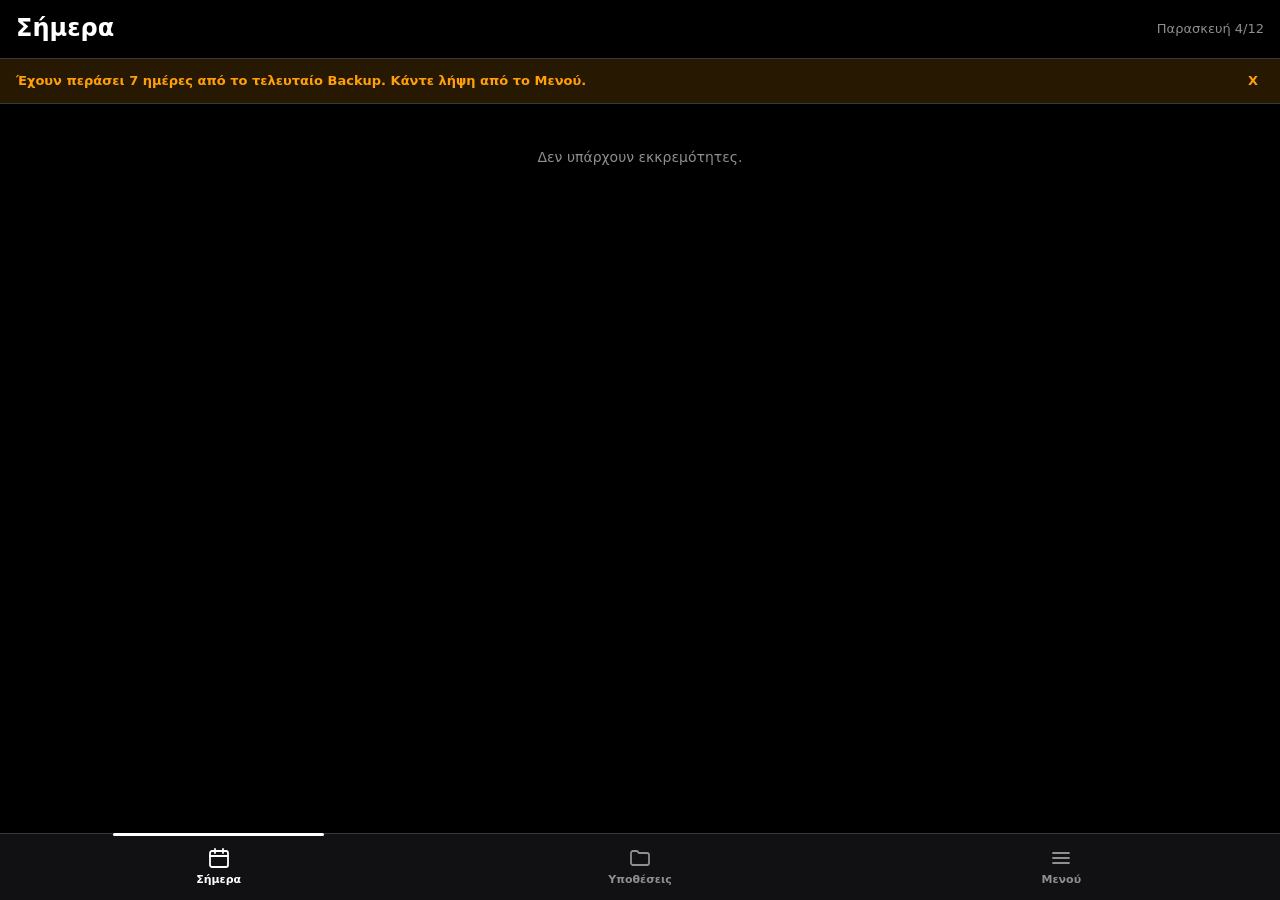
<file: index.html>
<!doctype html>
<html lang="el">
<head>
  <meta charset="utf-8">
  <meta name="viewport" content="width=device-width, initial-scale=1, viewport-fit=cover">
  <meta name="theme-color" content="#000000">
  <title>Διαχείριση Υποθέσεων</title>
  <link rel="manifest" href="./manifest.json">
  <link rel="icon" href="./icon-192.png">
  <link rel="stylesheet" href="./style.css">
</head>
<body>

<header>
  <button class="hb" id="btnBack" data-back hidden aria-label="Πίσω"><svg viewBox="0 0 24 24" width="24" height="24" fill="none" stroke="currentColor" stroke-width="1.8" stroke-linecap="round" stroke-linejoin="round"><path d="M15 6l-6 6 6 6"/></svg></button>
  <h1 id="viewTitle">Σήμερα</h1>
  <span class="hsub" id="viewSub"></span>
</header>

<div id="backupWarning" class="backup-warning" style="display:none;">
  <span>Έχουν περάσει 7 ημέρες από το τελευταίο Backup. Κάντε λήψη από το Μενού.</span>
  <button onclick="document.getElementById('backupWarning').style.display='none'">X</button>
</div>

<main>
  <section class="view" id="view-today"><div id="todayList"></div></section>

  <section class="view" id="view-cases" hidden>
    <div class="tools2">
      <button class="btn pri newbar" id="btnNew">+ Νέα υπόθεση</button>
      <input type="search" id="searchInput" placeholder="Πινακίδα, όνομα, τηλέφωνο, ημερομηνία" autocomplete="off">
      <div class="fbar">
        <button class="fsel" data-filter="state"><small>Φάση</small><span id="fsState">Όλες</span></button>
        <button class="fsel" data-filter="folder"><small>Φάκελος</small><span id="fsFolder">Όλοι</span></button>
        <button class="fsel" data-filter="inv"><small>Προσκλήσεις</small><span id="fsInv">Όλες</span></button>
      </div>
      <button class="linkbtn" data-clearf id="btnClearF" hidden>Καθαρισμός φίλτρων</button>
    </div>
    <div id="casesList"></div>
  </section>

  <section class="view" id="view-menu" hidden>
    <div class="menu">
      <button class="mrow" id="btnExport"><b>Backup</b><span id="lastBackup"></span></button>
      <button class="mrow" id="btnImport"><b>Επαναφορά από αρχείο</b><span>Αντικαθιστά τις τρέχουσες υποθέσεις</span></button>
      <button class="mrow" id="btnPrint"><b>Εκτύπωση λίστας</b><span>A4 οριζόντια</span></button>
      <button class="mrow" id="btnRecover"><b>Ανάκτηση αφαιρέσεων</b><span>Επαναφορά ημερών αφαίρεσης από παλιά δεδομένα του κινητού</span></button>
      <input type="file" id="importFile" accept=".json,application/json,text/plain" hidden>
      <div class="msum" id="menuSum"></div>
    </div>
  </section>

  <section class="view" id="view-case" hidden><div id="caseBody"></div></section>
</main>

<nav class="nav">
  <button data-nav="today" class="on"><svg viewBox="0 0 24 24" width="24" height="24" fill="none" stroke="currentColor" stroke-width="1.8" stroke-linecap="round" stroke-linejoin="round"><rect x="3" y="5" width="18" height="16" rx="2"/><path d="M3 10h18M8 3v4M16 3v4"/></svg><i class="nb" id="nbToday" hidden></i><span>Σήμερα</span></button>
  <button data-nav="cases"><svg viewBox="0 0 24 24" width="24" height="24" fill="none" stroke="currentColor" stroke-width="1.8" stroke-linecap="round" stroke-linejoin="round"><path d="M3 7a2 2 0 0 1 2-2h4l2 2h8a2 2 0 0 1 2 2v8a2 2 0 0 1-2 2H5a2 2 0 0 1-2-2z"/></svg><span>Υποθέσεις</span></button>
  <button data-nav="menu"><svg viewBox="0 0 24 24" width="24" height="24" fill="none" stroke="currentColor" stroke-width="1.8" stroke-linecap="round" stroke-linejoin="round"><path d="M4 7h16M4 12h16M4 17h16"/></svg><span>Μενού</span></button>
</nav>

<!-- Modal Φόρμας -->
<dialog id="dlgForm">
  <form id="caseForm" class="dlg">
    <h2 id="formTitle">Νέα Υπόθεση</h2>

    <div id="pasteBlock" class="full">
      <button type="button" class="btn pri sm" id="btnPaste">Εισαγωγή κειμένου (από MakeACopy)</button>
      <div id="scanMsg" class="muted" hidden style="white-space:pre-line;margin-top:6px"></div>
    </div>

    <div class="grid">
      <label class="full">Πινακίδα *
        <input name="plate" required autocomplete="off" style="text-transform:uppercase">
        <div id="plateWarning" class="warn-text" style="display:none;"></div>
      </label>
      <label class="full">Ονοματεπώνυμο *<input name="name" required autocomplete="off" placeholder="ΕΠΩΝΥΜΟ ΟΝΟΜΑ"></label>
      <div class="duo full">
        <label>Τηλέφωνο<input name="phone" type="tel"></label>
        <label>Ημ. παραλαβής *<input type="date" name="receivedDate" required></label>
      </div>
      <div class="duo full">
        <label>Τι αφορά
          <select name="docType" id="fDoc">
            <option>Κλήση</option>
            <option>Απόφαση</option>
            <option>Παραλαβή εγγράφου</option>
          </select>
        </label>
        <label>Παράβαση
          <select name="violationType" id="fViol">
            <option value="">—</option>
            <option>Υπερβολική ταχύτητα</option>
            <option>Μέθη (αλκοόλ)</option>
            <option>ΚΤΕΟ</option>
            <option>Διόδια</option>
            <option>Στάθμευση</option>
            <option value="custom">Άλλο...</option>
          </select>
        </label>
      </div>
      <label class="full" id="fViolCustomWrap" hidden>Περιγραφή παράβασης (άλλο)<input name="violationOther"></label>
      <div class="duo full">
        <label>Πρόστιμο (€)<input type="number" name="fine" min="0" step="0.01"></label>
        <label>Ημέρες αφαίρεσης<input type="number" name="removalDays" min="1" placeholder="π.χ. 30"></label>
      </div>
      <label class="full" id="fRemWhatWrap" hidden>Προς αφαίρεση
        <select name="removalWhat">
          <option value="license">Δίπλωμα</option>
          <option value="plates">Άδεια κυκλοφορίας και πινακίδες</option>
          <option value="both">Δίπλωμα, άδεια κυκλοφορίας και πινακίδες</option>
          <option value="foreign">Δίπλωμα εξωτερικού (χωρίς POL)</option>
        </select>
      </label>
      <label class="full">Υπηρεσία παράβασης
        <input name="service" autocomplete="off" placeholder="π.χ. ΥΔΝΣΗ ή ΤΤ ΛΗΤΗΣ">
        <div class="sug" id="svcSug" hidden></div>
      </label>
      <label class="full">Αρ. πρωτοκόλλου
        <div class="two"><select name="protocolPrefix"></select><input name="protocolNum" inputmode="numeric" autocomplete="off" placeholder="τελικό νούμερο, π.χ. 451"></div>
      </label>
      <label class="full">Παρατηρήσεις<textarea name="notes" rows="2"></textarea></label>
    </div>

    <div class="grid blk wrapdate">
      <div class="fsec full"><b>Για την πρόσκληση</b></div>
      <div class="duo full">
        <label>Ημ. παράβασης<input type="date" name="vDate"></label>
        <label>Άρθρο<input name="vArticle" autocomplete="off" placeholder="π.χ. 24§9αγ"></label>
      </div>
      <label class="full">Τόπος παράβασης<input name="vPlace" autocomplete="off" placeholder="π.χ. 39+370 χ/θ της Π.Ε.Ο. Λάρισας - Βόλου"></label>
      <div class="full"><button type="button" class="btn ghost sm" id="btnGenInv">Δημιουργία πρόσκλησης (αρχείο Word) από τα στοιχεία της φόρμας</button></div>
    </div>

    <details class="adv">
      <summary>Προχωρημένη διόρθωση</summary>
      <label class="full">Αλλαγή κατάστασης
        <select name="manualState"></select>
      </label>
      <div class="pinhint">«Αυτόματο» = η φάση υπολογίζεται από τις ημερομηνίες. Με χειροκίνητη επιλογή, η πορεία συνεχίζει αυτόματα από τη νέα φάση.</div>

      <details class="sub">
        <summary><span>Επικοινωνία</span><small id="sumComm"></small></summary>
        <div class="grid">
          <div class="full eds"><b>Κλήσεις</b><div id="callRows"></div><button type="button" class="btn ghost sm" id="addCall">Προσθήκη κλήσης</button></div>
          <div class="full eds"><b>Ραντεβού</b><div id="apptRows"></div><button type="button" class="btn ghost sm" id="addAppt">Προσθήκη ραντεβού</button></div>
          <div class="duo full">
            <label>Βρέθηκε τηλέφωνο<input type="date" name="d_searchFound"></label>
            <label>Δεν βρέθηκε τηλέφωνο<input type="date" name="d_searchNone"></label>
          </div>
        </div>
      </details>

      <details class="sub">
        <summary><span>Προσκλήσεις</span><small id="sumInv"></small></summary>
        <div class="grid">
          <div class="inv full">
            <div class="inv-h">1η πρόσκληση</div>
            <div class="duo">
              <label>Δημιουργία<input type="date" name="d_inv1Create"></label>
              <label>Αποστολή<input type="date" name="d_inv1Send"></label>
              <label>Αποδεικτικό<input type="date" name="d_inv1Proof"></label>
              <label>Αποτέλεσμα<select name="d_inv1Res"><option value="">—</option><option value="ok">Βρέθηκε / μένει εκεί</option><option value="bad">Λάθος διεύθυνση / δεν μένει</option></select></label>
            </div>
          </div>
          <div class="inv full">
            <div class="inv-h">2η πρόσκληση</div>
            <div class="duo">
              <label>Δημιουργία<input type="date" name="d_inv2Create"></label>
              <label>Αποστολή<input type="date" name="d_inv2Send"></label>
              <label>Αποδεικτικό<input type="date" name="d_inv2Proof"></label>
              <label>Αποτέλεσμα<select name="d_inv2Res"><option value="">—</option><option value="ok">Βρέθηκε / μένει εκεί</option><option value="bad">Λάθος διεύθυνση / δεν μένει</option></select></label>
            </div>
          </div>
          <div class="inv full">
            <div class="inv-h">3η πρόσκληση</div>
            <div class="duo">
              <label>Δημιουργία<input type="date" name="d_inv3Create"></label>
              <label>Αποστολή<input type="date" name="d_inv3Send"></label>
              <label>Αποδεικτικό<input type="date" name="d_inv3Proof"></label>
              <label>Αποτέλεσμα<select name="d_inv3Res"><option value="">—</option><option value="ok">Βρέθηκε / μένει εκεί</option><option value="bad">Λάθος διεύθυνση / δεν μένει</option></select></label>
            </div>
          </div>
        </div>
      </details>

      <details class="sub">
        <summary><span>Αφαίρεση και απόδοση</span><small id="sumRem"></small></summary>
        <div class="grid">
          <div class="duo full">
            <label>Αφαίρεση<input type="date" name="d_susp"></label>
            <label>Λήξη (αυτόματα)<input type="date" name="d_return" readonly></label>
            <label>POL αφαίρεσης<input type="date" name="d_polRem"></label>
            <label>Απόδοση<input type="date" name="d_returned"></label>
            <label>POL απόδοσης<input type="date" name="d_polRet"></label>
            <label>Παραλαβή εγγράφου (χωρίς αφαίρεση)<input type="date" name="d_docRecv"></label>
          </div>
        </div>
      </details>

      <details class="sub">
        <summary><span>Διαβίβαση και κλείσιμο</span><small id="sumEnd"></small></summary>
        <div class="grid">
          <label class="full">Τέλος διαδικασίας
            <select name="endRoute">
              <option value="">Αυτόματο (κλήση → διαβιβαστικό · απόφαση → μήνυση)</option>
              <option value="complaint">Μήνυση (μετά τις 3 προσκλήσεις)</option>
              <option value="transmittal">Διαβιβαστικό</option>
            </select>
          </label>
          <div class="duo full">
            <label>Υποβολή μήνυσης<input type="date" name="d_complaint"></label>
            <label>Κλείσιμο υπόθεσης<input type="date" name="d_closed"></label>
          </div>
          <label class="full">Είδος κλεισίματος<select name="d_closedKind"><option value="">—</option><option value="transmittal">Διαβιβαστικό</option><option value="complaint">Μήνυση</option></select></label>
          <div class="duo full">
            <label>Εκτός αρμοδιότητας<input type="date" name="d_oos"></label>
            <label>Υπηρεσία προορισμού<input type="text" name="d_oosDest" autocomplete="off"></label>
          </div>
          <div class="sug full" id="oosSug" hidden></div>
          <label class="full">Αιτιολογία<input type="text" name="d_oosReason" autocomplete="off"></label>
        </div>
      </details>

      <details class="sub">
        <summary><span>Φάκελος και διεύθυνση</span><small id="sumWhere"></small></summary>
        <div class="grid">
          <label class="full">Θέση φακέλου<select name="folderSelect" id="fFolder"></select></label>
          <label class="full" id="fFolderCustomWrap" hidden>Νέος φάκελος<input name="folderCustom"></label>
          <label class="full">Διεύθυνση κατοικίας<input name="address" autocomplete="off" placeholder="π.χ. Κυρίλλου και Μεθοδίου 07"></label>
        </div>
      </details>
    </details>

    <div class="acts">
      <button type="button" class="btn ghost" id="btnFormCancel">Άκυρο</button>
      <button type="button" class="btn bad" id="btnFormDelete" hidden>Διαγραφή</button>
      <button type="submit" class="btn pri">Αποθήκευση</button>
    </div>
  </form>
</dialog>
<datalist id="serviceList"></datalist>
<div id="undoBar" hidden><span></span><button type="button">Αναίρεση</button></div>

<!-- Modal Wizard (Βήμα-Βήμα Ενέργειες) -->
<dialog id="dlgWizard">
  <div class="dlg">
    <h2 id="wT"></h2>
    <p id="wD" class="muted"></p>
    <div id="wB"></div>
    <div class="acts col" id="wA"></div>
  </div>
</dialog>

<!-- Modal Ιστορικού -->
<dialog id="dlgHistory">
  <div class="dlg">
    <h2>Ιστορικό Ενεργειών</h2>
    <div id="histBody" class="hist"></div>
    <div class="acts">
      <button type="button" class="btn ghost" id="btnHistoryClose">Κλείσιμο</button>
    </div>
  </div>
</dialog>

<!-- Επιλογή φίλτρου -->
<dialog id="dlgPick">
  <div class="dlg">
    <h2 id="pickT"></h2>
    <div id="pickB" class="pick"></div>
    <div class="acts"><button type="button" class="btn ghost" onclick="document.getElementById('dlgPick').close()">Κλείσιμο</button></div>
  </div>
</dialog>

<section id="printArea"></section>
<script src="./ocr-parser.js"></script>
<script src="./app.js"></script>
</body>
</html>
</file>
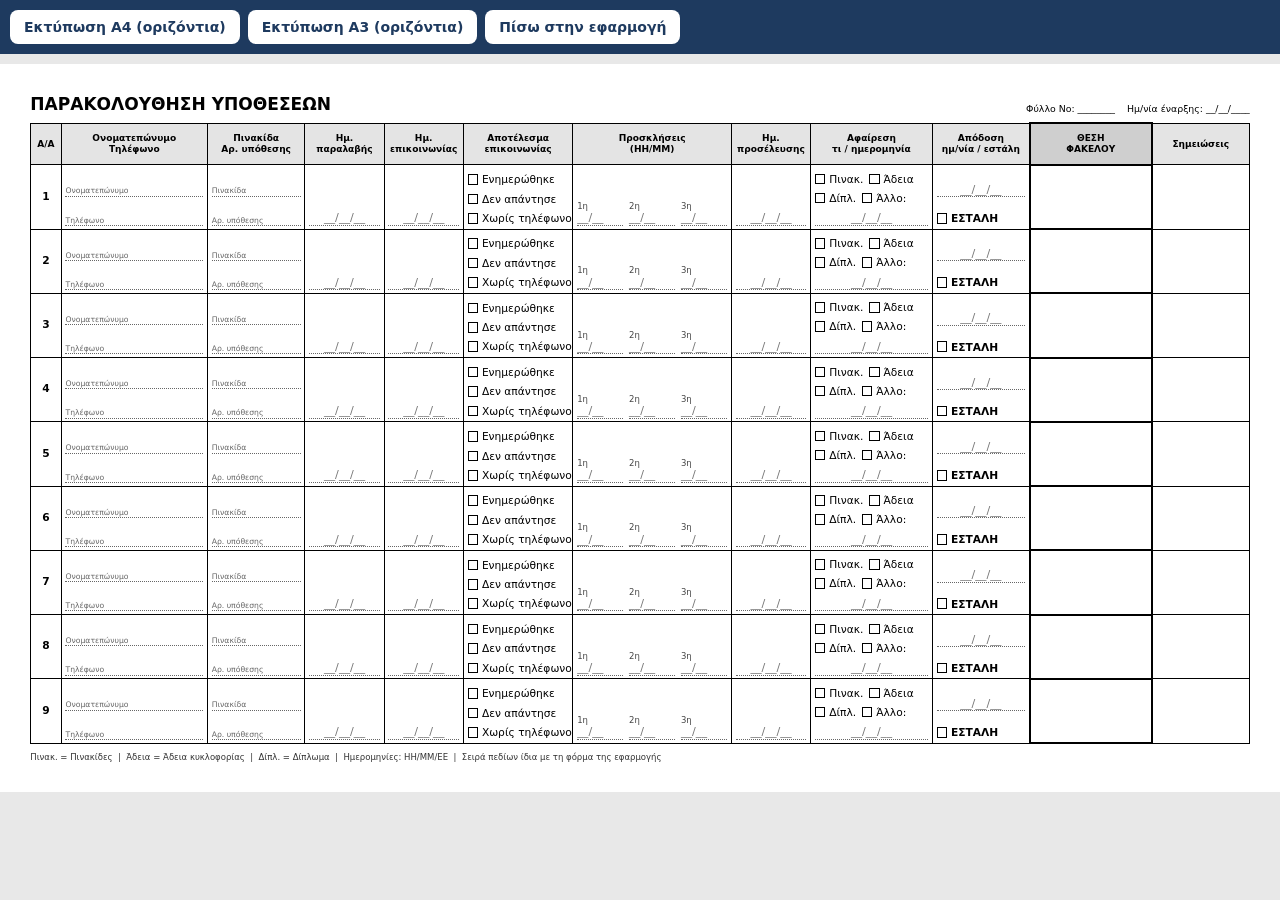
<file: entypo(1).html>
<!DOCTYPE html>
<html lang="el">
<head>
<meta charset="utf-8">
<meta name="viewport" content="width=device-width,initial-scale=1">
<title>Έντυπο παρακολούθησης υποθέσεων</title>
<style id="pg">@page{size:A4 landscape;margin:8mm}</style>
<style>
*{box-sizing:border-box}
:root{--rh:17mm}
body{margin:0;font:8pt/1.2 system-ui,"Segoe UI",Roboto,Arial,sans-serif;color:#000;background:#e8e8e8}
.ctl{padding:10px;display:flex;gap:8px;flex-wrap:wrap;background:#1e3a5f;position:sticky;top:0;z-index:2}
.ctl button,.ctl a{font:600 14px system-ui,sans-serif;padding:9px 14px;border:0;border-radius:8px;background:#fff;color:#1e3a5f;text-decoration:none;cursor:pointer}
#sheet{background:#fff;margin:10px auto;padding:8mm;min-width:1000px;max-width:1400px}
.top{display:flex;justify-content:space-between;align-items:flex-end;margin-bottom:2mm;font-size:1.6em;font-weight:700}
.top span{font-weight:400;font-size:.55em}
table{width:100%;border-collapse:collapse;table-layout:fixed}
th,td{border:.25mm solid #000;padding:.6mm 1mm;vertical-align:top}
th{background:#e4e4e4;font-size:.85em;height:11mm;vertical-align:middle;text-align:center}
td{height:var(--rh)}
td.n{text-align:center;font-weight:700;vertical-align:middle}
.f{border:.7mm solid #000}
th.f{background:#cfcfcf}
.c{display:flex;flex-direction:column;height:calc(var(--rh) - 1.6mm)}
.c>div{flex:1;display:flex;align-items:flex-end;gap:1.5mm;white-space:nowrap}
.l{border-bottom:.2mm dotted #666;font-size:.72em;color:#666}
.dt{color:#777;justify-content:center;border-bottom:.2mm dotted #666;font-size:1.05em}
.cb{display:inline-block;width:2.8mm;height:2.8mm;border:.3mm solid #000;margin-right:1mm;vertical-align:-.4mm}
.sub{display:flex;gap:1mm;height:100%}
.sub>div{flex:1;display:flex;flex-direction:column;justify-content:space-between}
.sub small{font-size:.8em;color:#444}
.foot{margin-top:2mm;font-size:.8em;color:#333}
@media print{body{background:#fff}.ctl{display:none}#sheet{margin:0;padding:0;min-width:0;max-width:none}tr{break-inside:avoid}}
</style>
</head>
<body>
<div class="ctl">
 <button data-s="A4">Εκτύπωση A4 (οριζόντια)</button>
 <button data-s="A3">Εκτύπωση A3 (οριζόντια)</button>
 <a href="index.html">Πίσω στην εφαρμογή</a>
</div>
<div id="sheet">
 <div class="top">ΠΑΡΑΚΟΛΟΥΘΗΣΗ ΥΠΟΘΕΣΕΩΝ <span>Φύλλο Νο: ________ &nbsp;&nbsp; Ημ/νία έναρξης: __/__/____</span></div>
 <table>
  <colgroup><col style="width:2.5%"><col style="width:12%"><col style="width:8%"><col style="width:6.5%"><col style="width:6.5%"><col style="width:9%"><col style="width:13%"><col style="width:6.5%"><col style="width:10%"><col style="width:8%"><col style="width:10%"><col style="width:8%"></colgroup>
  <thead><tr>
   <th>Α/Α</th><th>Ονοματεπώνυμο<br>Τηλέφωνο</th><th>Πινακίδα<br>Αρ. υπόθεσης</th><th>Ημ.<br>παραλαβής</th><th>Ημ.<br>επικοινωνίας</th><th>Αποτέλεσμα<br>επικοινωνίας</th><th>Προσκλήσεις<br>(ΗΗ/ΜΜ)</th><th>Ημ.<br>προσέλευσης</th><th>Αφαίρεση<br>τι / ημερομηνία</th><th>Απόδοση<br>ημ/νία / εστάλη</th><th class="f">ΘΕΣΗ<br>ΦΑΚΕΛΟΥ</th><th>Σημειώσεις</th>
  </tr></thead>
  <tbody id="tb"></tbody>
 </table>
 <div class="foot">Πινακ. = Πινακίδες &nbsp;|&nbsp; Άδεια = Άδεια κυκλοφορίας &nbsp;|&nbsp; Δίπλ. = Δίπλωμα &nbsp;|&nbsp; Ημερομηνίες: ΗΗ/ΜΜ/ΕΕ &nbsp;|&nbsp; Σειρά πεδίων ίδια με τη φόρμα της εφαρμογής</div>
</div>
<script>
const dt=y=>`<div class="dt">__/__${y?'/__':''}</div>`;
const cb=t=>`<span><i class="cb"></i>${t}</span>`;
const ln=t=>`<div class="l">${t}</div>`;
const dc=()=>`<div class="c">${dt(1)}</div>`;
const row=i=>`<tr>
<td class="n">${i}</td>
<td><div class="c">${ln('Ονοματεπώνυμο')}${ln('Τηλέφωνο')}</div></td>
<td><div class="c">${ln('Πινακίδα')}${ln('Αρ. υπόθεσης')}</div></td>
<td>${dc()}</td>
<td>${dc()}</td>
<td><div class="c"><div>${cb('Ενημερώθηκε')}</div><div>${cb('Δεν απάντησε')}</div><div>${cb('Χωρίς τηλέφωνο')}</div></div></td>
<td><div class="c"><div class="sub">${['1η','2η','3η'].map(k=>`<div><small>${k}</small>${dt(0)}</div>`).join('')}</div></div></td>
<td>${dc()}</td>
<td><div class="c"><div>${cb('Πινακ.')}${cb('Άδεια')}</div><div>${cb('Δίπλ.')}${cb('Άλλο:')}</div>${dt(1)}</div></td>
<td><div class="c">${dt(1)}<div><b>${cb('ΕΣΤΑΛΗ')}</b></div></div></td>
<td class="f"></td>
<td></td>
</tr>`;
function build(s){
 const a3=s==='A3';
 document.getElementById('pg').textContent=`@page{size:${s} landscape;margin:8mm}`;
 document.documentElement.style.setProperty('--rh',a3?'21mm':'17mm');
 document.body.style.fontSize=a3?'10.5pt':'8pt';
 document.getElementById('tb').innerHTML=Array.from({length:a3?11:9},(_,i)=>row(i+1)).join('');
}
document.querySelector('.ctl').onclick=e=>{const b=e.target.closest('[data-s]');if(b){build(b.dataset.s);setTimeout(()=>window.print(),50)}};
build('A4');
</script>
</body>
</html>
</file>
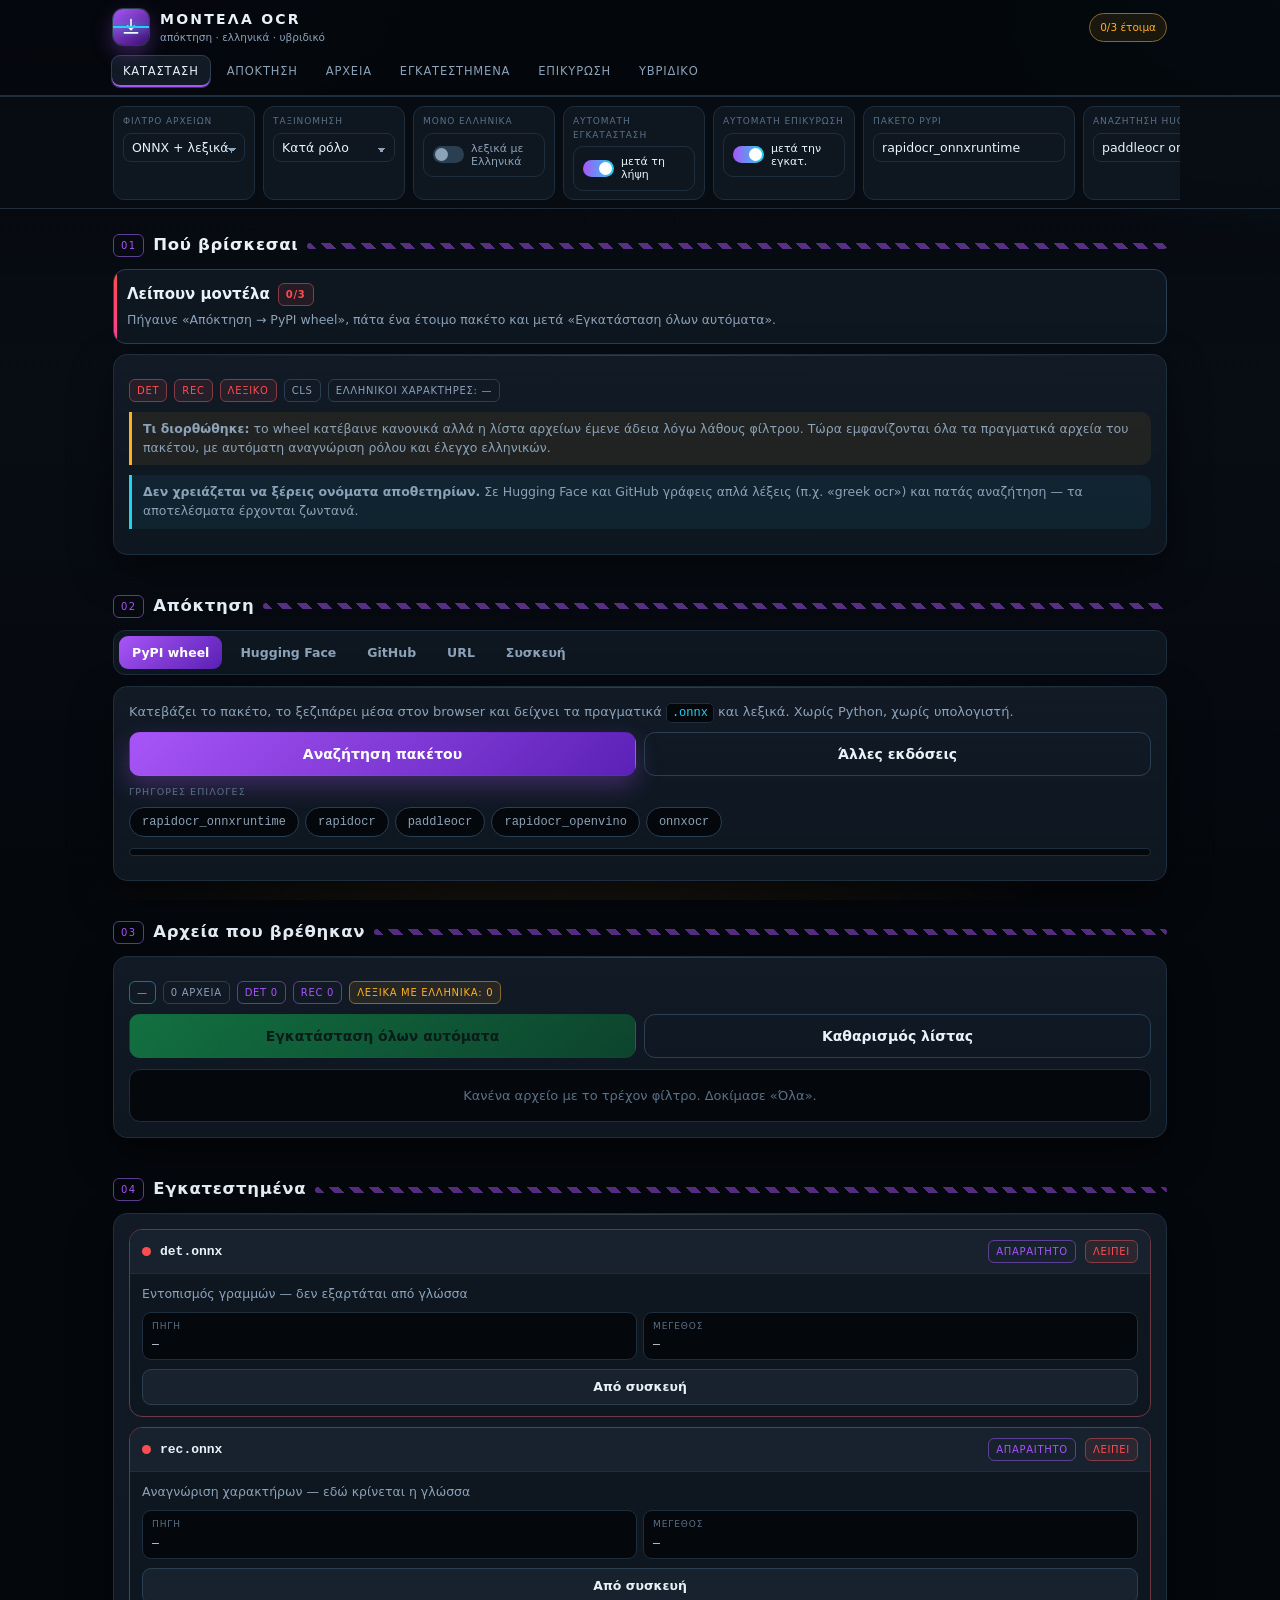
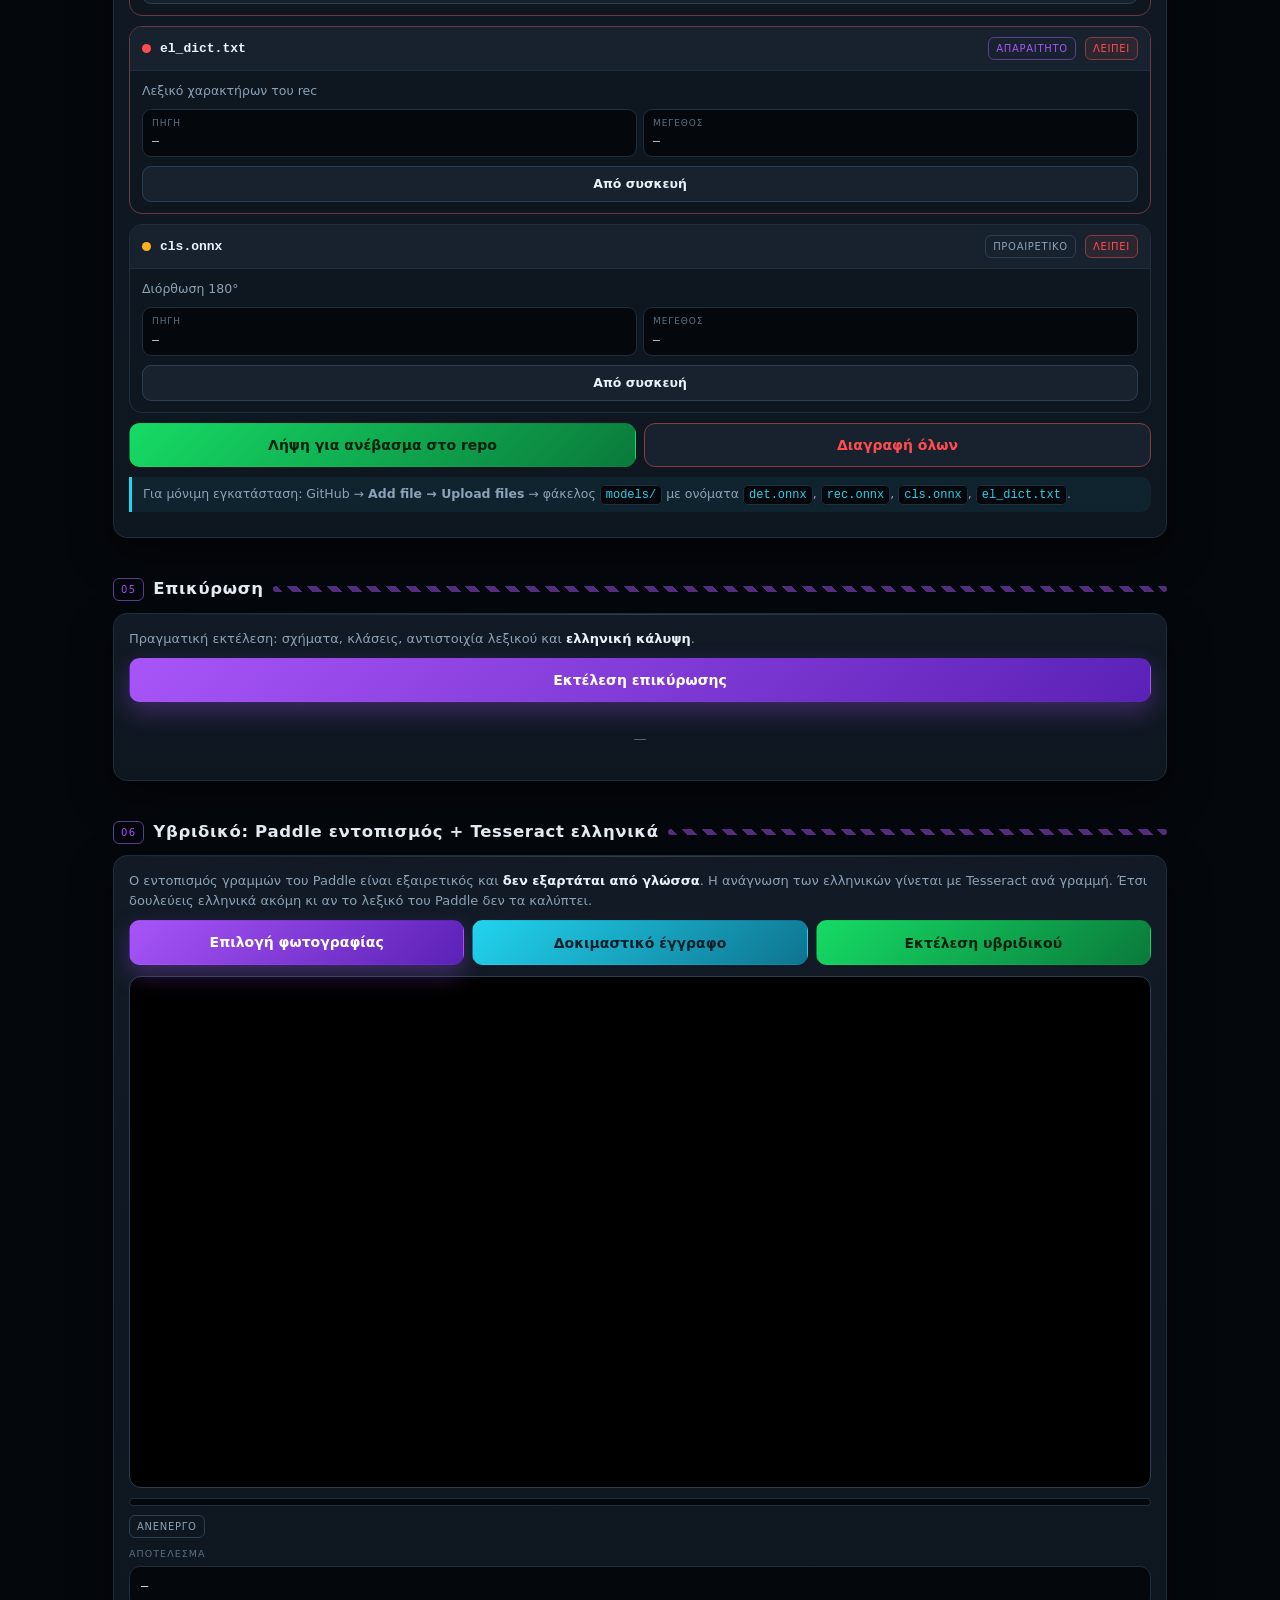
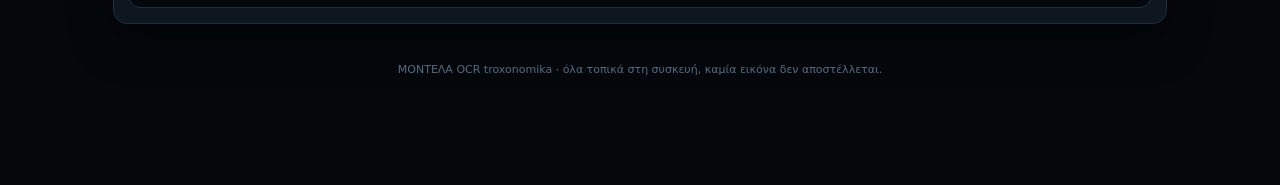
<file: models.html>
<!doctype html>
<html lang="el">
<head>
<meta charset="utf-8">
<meta name="viewport" content="width=device-width, initial-scale=1, viewport-fit=cover">
<meta name="theme-color" content="#04070C">
<title>ΜΟΝΤΕΛΑ OCR · απόκτηση & υβριδική δοκιμή</title>
<style>
:root{
  --a9:#04070C;--a8:#080D14;--a7:#0E1620;--sf:#111A25;--sf2:#17222E;--ln:#1F2E3D;--ln2:#2B3F52;
  --ink:#EAF2F9;--mut:#8BA2B8;--dim:#5B7084;
  --amber:#FFB020;--cyan:#22D3EE;--violet:#A855F7;--plate:#2F6BFF;--lime:#A3E635;--magenta:#FF3D9A;
  --ok:#16DB65;--bad:#FF4D4F;--warn:#FFB020;--info:#38BDF8;
  --pad:15px;--r:14px;--fs:14px;--mono:ui-monospace,SFMono-Regular,Menlo,Consolas,monospace;
}
[data-theme="paper"]{--a9:#ECE6D9;--a8:#F4EFE4;--a7:#FCF8F0;--sf:#FFFDF8;--sf2:#F3EDE1;--ln:#DCD2C0;--ln2:#C4B8A2;
--ink:#121820;--mut:#566173;--dim:#798492;--amber:#A56800;--cyan:#0E7490;--violet:#7C22CE;--plate:#1B4FD8;--lime:#4D7C0F;--magenta:#BE185D;--ok:#0E8F45;--bad:#C62828;--warn:#A56800;--info:#0369A1}
[data-density="tight"]{--pad:10px;--r:11px}
*{box-sizing:border-box}html{scroll-behavior:smooth}
body{margin:0;background:var(--a9);color:var(--ink);font:var(--fs)/1.5 system-ui,-apple-system,"Segoe UI",Roboto,Arial,sans-serif;padding-bottom:100px;overflow-x:hidden}
body::before{content:"";position:fixed;inset:0;z-index:-2;pointer-events:none;background:
 radial-gradient(760px 470px at 3% -12%,rgba(168,85,247,.17),transparent 62%),
 radial-gradient(640px 430px at 100% -2%,rgba(34,211,238,.14),transparent 60%),
 radial-gradient(880px 600px at 44% 118%,rgba(255,176,32,.12),transparent 62%),
 linear-gradient(180deg,var(--a9),var(--a8) 44%,var(--a9))}
body::after{content:"";position:fixed;inset:0;z-index:-1;pointer-events:none;opacity:.36;
 background-image:linear-gradient(rgba(255,255,255,.026) 1px,transparent 1px),linear-gradient(90deg,rgba(255,255,255,.026) 1px,transparent 1px);
 background-size:42px 42px;mask-image:radial-gradient(circle at 50% 10%,#000,transparent 74%);animation:drift 48s linear infinite}
@keyframes drift{to{background-position:420px 0,0 420px}}
::-webkit-scrollbar{width:11px;height:11px}
::-webkit-scrollbar-track{background:var(--a8);border-left:1px solid var(--ln)}
::-webkit-scrollbar-thumb{background:linear-gradient(180deg,var(--violet),var(--cyan));border-radius:20px;border:2px solid var(--a8)}
::-webkit-scrollbar-thumb:hover{background:linear-gradient(180deg,var(--amber),var(--lime))}
*{scrollbar-color:var(--violet) var(--a8);scrollbar-width:thin}
.wrap{max-width:1080px;margin:0 auto;padding:0 13px}
header.top{position:sticky;top:0;z-index:70;backdrop-filter:blur(14px);background:color-mix(in srgb,var(--a9) 88%,transparent);border-bottom:1px solid var(--ln)}
.topin{display:flex;align-items:center;gap:11px;padding:9px 13px;max-width:1080px;margin:0 auto}
.mark{width:36px;height:36px;flex:none;border-radius:10px;display:grid;place-items:center;background:linear-gradient(145deg,var(--violet),#3B0F73);box-shadow:0 0 0 1px var(--ln2),0 8px 20px rgba(168,85,247,.34);position:relative;overflow:hidden}
.mark::after{content:"";position:absolute;left:0;right:0;height:2px;background:var(--cyan);box-shadow:0 0 10px var(--cyan);animation:scan 2.6s ease-in-out infinite}
@keyframes scan{0%,100%{top:6px;opacity:.2}50%{top:28px;opacity:1}}
.brand b{display:block;font-size:14px;letter-spacing:.16em;text-transform:uppercase}
.brand span{display:block;font-size:10.5px;color:var(--mut)}
.pill{margin-left:auto;font-size:10.5px;padding:6px 10px;border-radius:999px;white-space:nowrap;border:1px solid color-mix(in srgb,var(--ok) 40%,var(--ln));color:var(--ok);background:color-mix(in srgb,var(--ok) 9%,transparent)}
.pill.warn{color:var(--amber);border-color:color-mix(in srgb,var(--amber) 45%,var(--ln));background:color-mix(in srgb,var(--amber) 9%,transparent)}
nav.tabs{display:flex;gap:4px;overflow-x:auto;padding:0 11px 7px;max-width:1080px;margin:0 auto}
nav.tabs a{flex:none;font-size:11.5px;letter-spacing:.07em;text-transform:uppercase;color:var(--mut);text-decoration:none;padding:7px 11px;border-radius:9px;border:1px solid transparent;white-space:nowrap}
nav.tabs a.on{color:var(--ink);background:var(--sf);border-color:var(--ln2);box-shadow:inset 0 -2px 0 var(--violet)}
.rail{position:sticky;top:92px;z-index:60;background:color-mix(in srgb,var(--a8) 94%,transparent);backdrop-filter:blur(12px);border-block:1px solid var(--ln)}
.railin{display:flex;gap:8px;overflow-x:auto;padding:9px 13px;max-width:1080px;margin:0 auto}
.ctl{flex:none;width:142px;display:flex;flex-direction:column;gap:4px;background:var(--a7);border:1px solid var(--ln);border-radius:11px;padding:8px 9px}
.ctl.w{width:212px}
.ctl>small{font-size:9px;letter-spacing:.1em;text-transform:uppercase;color:var(--dim);display:flex;justify-content:space-between}
.ctl>small b{color:var(--amber);font-weight:700}
input,select,textarea,button{font-family:inherit;font-size:var(--fs);color:var(--ink)}
input,select,textarea{width:100%;background:var(--a7);border:1px solid var(--ln);border-radius:10px;padding:9px 10px;outline:none}
input:focus,select:focus{border-color:var(--violet)}
select{appearance:none;background-image:linear-gradient(45deg,transparent 50%,var(--mut) 50%),linear-gradient(135deg,var(--mut) 50%,transparent 50%);background-position:calc(100% - 14px) 17px,calc(100% - 9px) 17px;background-size:5px 5px;background-repeat:no-repeat;padding-right:26px}
.ctl select,.ctl input{padding:6px 8px;font-size:12.5px;border-radius:8px}
.ctl select{background-position:calc(100% - 12px) 14px,calc(100% - 8px) 14px}
.srfile{position:absolute!important;width:1px;height:1px;padding:0;margin:-1px;overflow:hidden;clip:rect(0 0 0 0);clip-path:inset(50%);white-space:nowrap;border:0;opacity:0}
.sw{display:flex;align-items:center;gap:7px;background:var(--a7);border:1px solid var(--ln);border-radius:10px;padding:8px 9px;cursor:pointer;user-select:none;min-height:38px}
.sw i{width:31px;height:17px;border-radius:999px;background:var(--ln2);position:relative;flex:none;transition:.18s}
.sw i::after{content:"";position:absolute;top:2px;left:2px;width:13px;height:13px;border-radius:50%;background:var(--mut);transition:.18s}
.sw.on i{background:linear-gradient(90deg,var(--violet),var(--cyan))}.sw.on i::after{left:16px;background:#fff}
.sw span{font-size:11px;color:var(--mut);line-height:1.2}.sw.on span{color:var(--ink)}
.btn{display:inline-flex;align-items:center;justify-content:center;gap:7px;border:1px solid var(--ln2);background:var(--sf2);border-radius:11px;padding:11px 14px;font-weight:650;cursor:pointer;transition:.14s;min-height:44px;text-decoration:none;text-align:center}
.btn:hover{border-color:var(--violet);transform:translateY(-1px)}.btn:active{transform:translateY(1px) scale(.99)}
.btn.pri{background:linear-gradient(135deg,var(--violet),#5B21B6);border-color:transparent;color:#fff;box-shadow:0 10px 24px rgba(168,85,247,.3)}
.btn.go{background:linear-gradient(135deg,var(--ok),#0A7A3B);border-color:transparent;color:#03210F}
.btn.cy{background:linear-gradient(135deg,var(--cyan),#0E7490);border-color:transparent;color:#04212A}
.btn.am{background:linear-gradient(135deg,var(--amber),#B07000);border-color:transparent;color:#241700}
.btn.gh{background:transparent}.btn.sm{padding:7px 10px;min-height:36px;font-size:12.5px;border-radius:9px}
.btn.bad{color:var(--bad);border-color:color-mix(in srgb,var(--bad) 45%,var(--ln))}
.btn[disabled]{opacity:.45;pointer-events:none}
.row{display:flex;gap:8px;flex-wrap:wrap}.row>.btn{flex:1 1 148px}
section{scroll-margin-top:190px;padding:24px 0 4px}
.hd{display:flex;align-items:center;gap:9px;margin:0 0 11px}.hd h2{margin:0;font-size:16.5px;letter-spacing:.04em}
.hd .num{font-size:10px;letter-spacing:.13em;color:var(--violet);border:1px solid color-mix(in srgb,var(--violet) 45%,var(--ln));padding:3px 7px;border-radius:6px}
.hd .bar{flex:1;height:6px;border-radius:3px;opacity:.5;background:repeating-linear-gradient(45deg,var(--violet) 0 7px,transparent 7px 14px)}
.card{background:linear-gradient(180deg,var(--sf),var(--a7));border:1px solid var(--ln);border-radius:var(--r);padding:var(--pad);box-shadow:0 16px 44px rgba(0,0,0,.45);margin-bottom:11px;position:relative;overflow:hidden}
.card::before{content:"";position:absolute;inset:0 0 auto;height:1px;background:linear-gradient(90deg,transparent,rgba(255,255,255,.15),transparent)}
.lead{color:var(--mut);font-size:13px;margin:0 0 10px}.k{color:var(--ink);font-weight:650}
code.i{font-family:var(--mono);font-size:12px;background:var(--a9);border:1px solid var(--ln);padding:2px 5px;border-radius:5px;color:var(--cyan);word-break:break-all}
.note{font-size:12.5px;color:var(--mut);border-left:3px solid var(--violet);padding:8px 11px;background:color-mix(in srgb,var(--violet) 7%,transparent);border-radius:0 10px 10px 0;margin:10px 0}
.note.cy{border-left-color:var(--cyan);background:color-mix(in srgb,var(--cyan) 7%,transparent)}
.note.am{border-left-color:var(--amber);background:color-mix(in srgb,var(--amber) 7%,transparent)}
.note.bad{border-left-color:var(--bad);background:color-mix(in srgb,var(--bad) 7%,transparent)}
.note.ok{border-left-color:var(--ok);background:color-mix(in srgb,var(--ok) 7%,transparent)}
.tag{font-size:10px;letter-spacing:.07em;text-transform:uppercase;padding:3px 7px;border-radius:6px;border:1px solid var(--ln2);color:var(--mut);white-space:nowrap}
.tag.g{color:var(--ok);border-color:color-mix(in srgb,var(--ok) 42%,var(--ln));background:color-mix(in srgb,var(--ok) 9%,transparent)}
.tag.a{color:var(--amber);border-color:color-mix(in srgb,var(--amber) 45%,var(--ln));background:color-mix(in srgb,var(--amber) 9%,transparent)}
.tag.r{color:var(--bad);border-color:color-mix(in srgb,var(--bad) 45%,var(--ln));background:color-mix(in srgb,var(--bad) 9%,transparent)}
.tag.c{color:var(--cyan);border-color:color-mix(in srgb,var(--cyan) 40%,var(--ln))}
.tag.v{color:var(--violet);border-color:color-mix(in srgb,var(--violet) 45%,var(--ln))}
.stats{display:flex;gap:7px;flex-wrap:wrap;margin-top:9px}
.lbl{font-size:9.5px;letter-spacing:.11em;text-transform:uppercase;color:var(--dim);display:block;margin:9px 0 4px}
.two{display:grid;gap:9px;grid-template-columns:1fr 1fr}
@media(max-width:680px){.two{grid-template-columns:1fr}}
.verdict{border:1px solid var(--ln2);border-radius:13px;padding:13px;background:var(--a7);position:relative;overflow:hidden;margin-bottom:10px}
.verdict::after{content:"";position:absolute;inset:0 auto 0 0;width:3px}
.verdict.ok::after{background:linear-gradient(180deg,var(--ok),var(--lime))}
.verdict.bad::after{background:linear-gradient(180deg,var(--bad),var(--magenta))}
.verdict.warn::after{background:linear-gradient(180deg,var(--amber),var(--cyan))}
.verdict h3{margin:0 0 5px;font-size:15px;display:flex;gap:8px;align-items:center;flex-wrap:wrap}
.verdict p{margin:0;font-size:12.5px;color:var(--mut)}
.seg{display:flex;gap:5px;overflow-x:auto;background:var(--a7);border:1px solid var(--ln);border-radius:12px;padding:5px;margin-bottom:11px}
.seg button{flex:none;border:0;background:transparent;border-radius:9px;padding:9px 13px;font-weight:650;cursor:pointer;color:var(--mut);font-size:12.5px;white-space:nowrap}
.seg button.on{background:linear-gradient(135deg,var(--violet),#5B21B6);color:#fff}
.chips{display:flex;gap:6px;flex-wrap:wrap;margin-top:8px}
.chip{border:1px solid var(--ln2);background:var(--a9);border-radius:999px;padding:7px 12px;font-size:12px;cursor:pointer;color:var(--mut);font-family:var(--mono)}
.chip:hover{border-color:var(--violet);color:var(--ink)}
.slot{border:1px solid var(--ln);border-radius:13px;background:var(--a7);margin-bottom:10px;overflow:hidden}
.slot.ok{border-color:color-mix(in srgb,var(--ok) 34%,var(--ln))}
.slot.bad{border-color:color-mix(in srgb,var(--bad) 34%,var(--ln))}
.sh{display:flex;align-items:center;gap:9px;padding:10px 12px;background:var(--sf2);border-bottom:1px solid var(--ln);flex-wrap:wrap}
.sh i{width:9px;height:9px;border-radius:50%;background:var(--dim);flex:none;font-style:normal}
.sh i.g{background:var(--ok);box-shadow:0 0 8px var(--ok)}.sh i.r{background:var(--bad)}.sh i.a{background:var(--amber)}
.sh b{font-family:var(--mono);font-size:13px;flex:1;min-width:90px}
.sb{padding:11px 12px}
.kv{display:grid;gap:6px;grid-template-columns:repeat(auto-fit,minmax(140px,1fr));font-size:11.5px;margin-bottom:9px}
.kv div{background:var(--a9);border:1px solid var(--ln);border-radius:9px;padding:7px 9px;min-width:0}
.kv small{display:block;font-size:9px;letter-spacing:.1em;text-transform:uppercase;color:var(--dim);margin-bottom:2px}
.kv span{font-family:var(--mono);color:var(--ink);word-break:break-all}
.files{max-height:400px;overflow:auto;border:1px solid var(--ln);border-radius:11px;background:var(--a9)}
.fr{display:flex;gap:8px;align-items:center;padding:9px 11px;border-bottom:1px solid var(--ln);flex-wrap:wrap}
.fr:last-child{border:0}
.fr .n{font-family:var(--mono);font-size:12px;flex:1;min-width:150px;word-break:break-all}
.fr select{max-width:118px;padding:5px 7px;font-size:12px}
.res{display:flex;gap:8px;align-items:center;padding:10px 11px;border-bottom:1px solid var(--ln);cursor:pointer}
.res:hover{background:var(--sf2)}
.res .g{flex:1;min-width:0}
.res b{font-size:12.5px;font-family:var(--mono);display:block;word-break:break-all}
.res small{font-size:11px;color:var(--dim)}
.pbar{height:8px;border-radius:4px;background:var(--a9);border:1px solid var(--ln);overflow:hidden}
.pbar i{display:block;height:100%;width:0;background:linear-gradient(90deg,var(--violet),var(--cyan));transition:width .15s}
.log{font-family:var(--mono);font-size:11px;max-height:170px;overflow:auto;background:var(--a9);border:1px solid var(--ln);border-radius:10px;padding:9px}
.log div{padding:2px 0;color:var(--dim)}.log div.ok{color:var(--ok)}.log div.err{color:var(--bad)}.log div.warn{color:var(--amber)}
.chk{display:flex;gap:8px;align-items:flex-start;font-size:12.5px;padding:6px 0;border-bottom:1px dashed var(--ln)}
.chk:last-child{border:0}.chk b{flex:none;width:17px;text-align:center}
.chk.p b{color:var(--ok)}.chk.f b{color:var(--bad)}.chk.w b{color:var(--amber)}
.chk span{color:var(--mut)}
.stage{border:1px solid var(--ln2);border-radius:12px;overflow:hidden;background:#000}
.stage canvas{display:block;width:100%;height:auto}
.txt{font-family:var(--mono);font-size:12px;white-space:pre-wrap;word-break:break-word;background:var(--a9);border:1px solid var(--ln);border-radius:11px;padding:11px;max-height:240px;overflow:auto}
.empty{color:var(--dim);font-size:13px;text-align:center;padding:16px}
#toast{position:fixed;left:12px;right:12px;bottom:14px;z-index:99;display:grid;gap:8px;pointer-events:none}
.tst{background:var(--sf2);border:1px solid var(--ln2);border-left:4px solid var(--violet);border-radius:12px;padding:11px 13px;font-size:13px;box-shadow:0 16px 40px rgba(0,0,0,.55);animation:up .22s ease;pointer-events:auto}
.tst.ok{border-left-color:var(--ok)}.tst.err{border-left-color:var(--bad)}.tst.warn{border-left-color:var(--amber)}
@keyframes up{from{opacity:0;transform:translateY(14px)}}
.rise{animation:rise .5s cubic-bezier(.2,.7,.3,1) both}@keyframes rise{from{opacity:0;transform:translateY(16px)}}
footer{color:var(--dim);font-size:11px;text-align:center;padding:22px 13px 6px;line-height:1.7}
@media(max-width:520px){.brand span{display:none}section{scroll-margin-top:214px}.rail{top:90px}}
</style>
</head>
<body>

<header class="top">
  <div class="topin">
    <div class="mark"><svg width="20" height="20" viewBox="0 0 24 24" fill="none" stroke="#fff" stroke-width="2" stroke-linecap="round"><path d="M12 3v10M8 11l4 4 4-4M4 19h16"/></svg></div>
    <div class="brand"><b>Μοντέλα OCR</b><span>απόκτηση · ελληνικά · υβριδικό</span></div>
    <div class="pill" id="pill">έλεγχος…</div>
  </div>
  <nav class="tabs" id="tabs">
    <a href="#diag" class="on">Κατάσταση</a><a href="#get">Απόκτηση</a><a href="#found">Αρχεία</a>
    <a href="#inst">Εγκατεστημένα</a><a href="#val">Επικύρωση</a><a href="#hyb">Υβριδικό</a>
  </nav>
</header>

<div class="rail"><div class="railin">
  <label class="ctl"><small>Φίλτρο αρχείων</small><select id="cFilt"><option value="onnx" selected>ONNX + λεξικά</option><option value="dict">Μόνο λεξικά</option><option value="all">Όλα</option></select></label>
  <label class="ctl"><small>Ταξινόμηση</small><select id="cSort"><option value="role" selected>Κατά ρόλο</option><option value="size">Μεγαλύτερα πρώτα</option><option value="name">Αλφαβητικά</option></select></label>
  <div class="ctl"><small>Μόνο ελληνικά</small><div class="sw" id="cGreek"><i></i><span>λεξικά με Ελληνικά</span></div></div>
  <div class="ctl"><small>Αυτόματη εγκατάσταση</small><div class="sw on" id="cAutoInst"><i></i><span>μετά τη λήψη</span></div></div>
  <div class="ctl"><small>Αυτόματη επικύρωση</small><div class="sw on" id="cAutoVal"><i></i><span>μετά την εγκατ.</span></div></div>
  <label class="ctl w"><small>Πακέτο PyPI</small><input id="cPkg" value="rapidocr_onnxruntime" spellcheck="false"></label>
  <label class="ctl w"><small>Αναζήτηση Hugging Face</small><input id="cHfQ" value="paddleocr onnx" spellcheck="false"></label>
  <label class="ctl w"><small>Αναζήτηση GitHub</small><input id="cGhQ" value="paddleocr onnx" spellcheck="false"></label>
  <label class="ctl"><small>Θέμα</small><select id="cTheme"><option value="dark">Ασφάλτινο</option><option value="paper">Χαρτί</option></select></label>
  <label class="ctl"><small>Πυκνότητα</small><select id="cDens"><option value="cozy">Άνετη</option><option value="tight">Συμπαγής</option></select></label>
  <label class="ctl"><small>Γράμματα <b id="vFs">14</b></small><input type="range" id="cFs" min="12" max="18" step="1" value="14"></label>
  <div class="ctl"><small>Επαναφορά</small><button class="btn sm gh" id="cReset" type="button">Reset</button></div>
  <div class="ctl"><small>Εξαγωγή</small><button class="btn sm gh" id="cExport" type="button">Manifest</button></div>
</div></div>

<div class="wrap">

<section id="diag" class="rise">
  <div class="hd"><span class="num">01</span><h2>Πού βρίσκεσαι</h2><span class="bar"></span></div>
  <div id="verdict"></div>
  <div class="card">
    <div class="stats" id="stateStats"></div>
    <div class="note am"><b>Τι διορθώθηκε:</b> το wheel κατέβαινε κανονικά αλλά η λίστα αρχείων έμενε άδεια λόγω λάθους φίλτρου. Τώρα εμφανίζονται όλα τα πραγματικά αρχεία του πακέτου, με αυτόματη αναγνώριση ρόλου και έλεγχο ελληνικών.</div>
    <div class="note cy"><b>Δεν χρειάζεται να ξέρεις ονόματα αποθετηρίων.</b> Σε Hugging Face και GitHub γράφεις απλά λέξεις (π.χ. «greek ocr») και πατάς αναζήτηση — τα αποτελέσματα έρχονται ζωντανά.</div>
  </div>
</section>

<section id="get">
  <div class="hd"><span class="num">02</span><h2>Απόκτηση</h2><span class="bar"></span></div>
  <div class="seg" id="seg">
    <button data-s="pypi" class="on">PyPI wheel</button><button data-s="hf">Hugging Face</button>
    <button data-s="gh">GitHub</button><button data-s="url">URL</button><button data-s="dev">Συσκευή</button>
  </div>

  <div class="card" id="p-pypi">
    <p class="lead">Κατεβάζει το πακέτο, το ξεζιπάρει μέσα στον browser και δείχνει τα πραγματικά <code class="i">.onnx</code> και λεξικά. Χωρίς Python, χωρίς υπολογιστή.</p>
    <div class="row">
      <button class="btn pri" id="btnPypi" type="button">Αναζήτηση πακέτου</button>
      <button class="btn gh" id="btnPypiVers" type="button">Άλλες εκδόσεις</button>
    </div>
    <label class="lbl">Γρήγορες επιλογές</label>
    <div class="chips" id="pkgChips"></div>
    <div class="pbar" style="margin-top:11px"><i id="pypiBar"></i></div>
    <div class="stats" id="pypiStats"></div>
    <div id="pypiVers"></div>
  </div>

  <div class="card" id="p-hf" hidden>
    <p class="lead">Γράψε λέξεις-κλειδιά και πάτα αναζήτηση. Δεν χρειάζεται να ξέρεις το αποθετήριο.</p>
    <div class="row"><button class="btn pri" id="btnHfSearch" type="button">Αναζήτηση</button></div>
    <label class="lbl">Γρήγορες αναζητήσεις</label><div class="chips" id="hfChips"></div>
    <div class="files" id="hfRes" style="margin-top:10px"><div class="empty">—</div></div>
    <div class="files" id="hfFiles" style="margin-top:10px" hidden></div>
  </div>

  <div class="card" id="p-gh" hidden>
    <p class="lead">Αναζήτηση αποθετηρίων με λέξεις-κλειδιά, μετά σάρωση ολόκληρου του δέντρου για ONNX και λεξικά.</p>
    <div class="row"><button class="btn pri" id="btnGhSearch" type="button">Αναζήτηση</button></div>
    <label class="lbl">Γρήγορες αναζητήσεις</label><div class="chips" id="ghChips"></div>
    <div class="files" id="ghRes" style="margin-top:10px"><div class="empty">—</div></div>
    <div class="files" id="ghFiles" style="margin-top:10px" hidden></div>
  </div>

  <div class="card" id="p-url" hidden>
    <div class="two">
      <div><label class="lbl">Θέση</label><select id="urlSlot"><option value="det">DET</option><option value="rec">REC</option><option value="cls">CLS</option><option value="dict">ΛΕΞΙΚΟ</option></select></div>
      <div><label class="lbl">Διεύθυνση</label><input id="urlIn" placeholder="https://…/model.onnx" spellcheck="false"></div>
    </div>
    <div class="row" style="margin-top:10px"><button class="btn pri" id="btnUrl" type="button">Λήψη & εγκατάσταση</button></div>
  </div>

  <div class="card" id="p-dev" hidden>
    <div class="two">
      <div><label class="lbl">Θέση</label><select id="devSlot"><option value="det">DET</option><option value="rec">REC</option><option value="cls">CLS</option><option value="dict">ΛΕΞΙΚΟ</option></select></div>
      <div style="display:flex;align-items:flex-end"><label class="btn pri" for="devFile" tabindex="0" role="button" style="width:100%">Επιλογή αρχείου</label></div>
    </div>
    <input class="srfile" type="file" id="devFile" accept=".onnx,.txt,application/octet-stream,text/plain">
  </div>
</section>

<section id="found">
  <div class="hd"><span class="num">03</span><h2>Αρχεία που βρέθηκαν</h2><span class="bar"></span></div>
  <div class="card">
    <div class="stats" id="foundStats"><span class="tag">καμία πηγή ακόμη</span></div>
    <div class="row" style="margin-top:10px">
      <button class="btn go" id="btnInstAll" type="button" disabled>Εγκατάσταση όλων αυτόματα</button>
      <button class="btn gh" id="btnClearFound" type="button">Καθαρισμός λίστας</button>
    </div>
    <div class="files" id="foundList" style="margin-top:11px"><div class="empty">Δεν έχει γίνει αναζήτηση.</div></div>
  </div>
</section>

<section id="inst">
  <div class="hd"><span class="num">04</span><h2>Εγκατεστημένα</h2><span class="bar"></span></div>
  <div class="card">
    <div id="slots"></div>
    <div class="row">
      <button class="btn go" id="btnDlAll" type="button">Λήψη για ανέβασμα στο repo</button>
      <button class="btn bad" id="btnWipe" type="button">Διαγραφή όλων</button>
    </div>
    <div class="note cy">Για μόνιμη εγκατάσταση: GitHub → <b>Add file → Upload files</b> → φάκελος <code class="i">models/</code> με ονόματα <code class="i">det.onnx</code>, <code class="i">rec.onnx</code>, <code class="i">cls.onnx</code>, <code class="i">el_dict.txt</code>.</div>
  </div>
</section>

<section id="val">
  <div class="hd"><span class="num">05</span><h2>Επικύρωση</h2><span class="bar"></span></div>
  <div class="card">
    <p class="lead">Πραγματική εκτέλεση: σχήματα, κλάσεις, αντιστοιχία λεξικού και <span class="k">ελληνική κάλυψη</span>.</p>
    <div class="row"><button class="btn pri" id="btnVal" type="button">Εκτέλεση επικύρωσης</button></div>
    <div id="valOut" style="margin-top:11px"><div class="empty">—</div></div>
  </div>
</section>

<section id="hyb">
  <div class="hd"><span class="num">06</span><h2>Υβριδικό: Paddle εντοπισμός + Tesseract ελληνικά</h2><span class="bar"></span></div>
  <div class="card">
    <p class="lead">Ο εντοπισμός γραμμών του Paddle είναι εξαιρετικός και <span class="k">δεν εξαρτάται από γλώσσα</span>. Η ανάγνωση των ελληνικών γίνεται με Tesseract ανά γραμμή. Έτσι δουλεύεις ελληνικά ακόμη κι αν το λεξικό του Paddle δεν τα καλύπτει.</p>
    <div class="row">
      <label class="btn pri" for="hybFile" tabindex="0" role="button">Επιλογή φωτογραφίας</label>
      <button class="btn cy" id="btnHybDemo" type="button">Δοκιμαστικό έγγραφο</button>
      <button class="btn go" id="btnHybRun" type="button">Εκτέλεση υβριδικού</button>
    </div>
    <input class="srfile" type="file" id="hybFile" accept="image/*">
    <div class="stage" id="hybStage" style="margin-top:11px"><canvas id="hybCv"></canvas></div>
    <div class="pbar" style="margin-top:10px"><i id="hybBar"></i></div>
    <div class="stats" id="hybStats"><span class="tag">ανενεργό</span></div>
    <label class="lbl">Αποτέλεσμα</label>
    <div class="txt" id="hybOut">—</div>
  </div>
</section>

<footer>ΜΟΝΤΕΛΑ OCR troxonomika · όλα τοπικά στη συσκευή, καμία εικόνα δεν αποστέλλεται.</footer>
</div>
<div id="toast"></div>

<script>
(function(){
"use strict";
var $=function(s){return document.querySelector(s);};
function esc(s){return String(s==null?"":s).replace(/[&<>"']/g,function(c){return{"&":"&amp;","<":"&lt;",">":"&gt;",'"':"&quot;","'":"&#39;"}[c];});}
function clamp(v,a,b){return v<a?a:v>b?b:v;}
function fmt(b){if(b==null)return "—";return b>=1048576?(b/1048576).toFixed(2)+" MB":b>=1024?(b/1024).toFixed(0)+" KB":b+" B";}
function toast(m,k){var t=document.createElement("div");t.className="tst "+(k||"");t.textContent=m;$("#toast").appendChild(t);
 setTimeout(function(){t.style.opacity=0;t.style.transition="opacity .3s";setTimeout(function(){t.remove();},320);},4600);}
function nlog(m,k){var d=document.createElement("div");d.className=k||"";d.textContent=m;var b=$("#log")||null;if(!b)return;}
function dl(n,data,ty){var b=data instanceof Blob?data:new Blob([data],{type:ty||"application/octet-stream"}),u=URL.createObjectURL(b),a=document.createElement("a");
 a.href=u;a.download=n;document.body.appendChild(a);a.click();setTimeout(function(){URL.revokeObjectURL(u);a.remove();},1500);}
var origFetch=window.fetch.bind(window),NETB=0;
window.fetch=function(u,o){var url=String(typeof u==="string"?u:(u&&u.url)||"");
 return origFetch(u,o).then(function(r){var L=+(r.headers.get("content-length")||0);if(r.ok)NETB+=L;
  $("#pill").textContent="λήψεις "+fmt(NETB);$("#pill").className="pill"+(NETB?" warn":"");return r;});};

/* ---------- IDB ---------- */
function idb(){return new Promise(function(res,rej){var r=indexedDB.open("troxo_ocr_models",1);
 r.onupgradeneeded=function(){var d=r.result;if(!d.objectStoreNames.contains("m"))d.createObjectStore("m");};
 r.onsuccess=function(){res(r.result);};r.onerror=function(){rej(r.error);};});}
function put(k,v){return idb().then(function(d){return new Promise(function(res,rej){var t=d.transaction("m","readwrite");t.objectStore("m").put(v,k);t.oncomplete=function(){res();};t.onerror=function(){rej(t.error);};});});}
function get(k){return idb().then(function(d){return new Promise(function(res){var t=d.transaction("m","readonly"),q=t.objectStore("m").get(k);q.onsuccess=function(){res(q.result||null);};q.onerror=function(){res(null);};});}).catch(function(){return null;});}
function del(k){return idb().then(function(d){return new Promise(function(res){var t=d.transaction("m","readwrite");if(k)t.objectStore("m").delete(k);else t.objectStore("m").clear();t.oncomplete=function(){res();};t.onerror=function(){res();};});}).catch(function(){});}

/* ---------- inflate + zip ---------- */
function inflateRaw(src){
 var sp=0,bb=0,bc=0,out=new Uint8Array(1<<16),ol=0;
 function grow(n){if(ol+n<=out.length)return;var cap=out.length;while(cap<ol+n)cap*=2;var nb=new Uint8Array(cap);nb.set(out.subarray(0,ol));out=nb;}
 function bits(need){var v=bb;while(bc<need){if(sp>=src.length)throw new Error("DEFLATE: πρόωρο τέλος");v|=src[sp++]<<bc;bc+=8;}bb=v>>>need;bc-=need;return v&((1<<need)-1);}
 function H(){this.count=new Int32Array(16);this.symbol=null;}
 function build(h,lens,n){var i,len;for(len=0;len<16;len++)h.count[len]=0;
  for(i=0;i<n;i++)h.count[lens[i]]++;if(h.count[0]===n)return 0;
  var left=1;for(len=1;len<=15;len++){left<<=1;left-=h.count[len];if(left<0)return left;}
  var offs=new Int32Array(16);offs[1]=0;for(len=1;len<15;len++)offs[len+1]=offs[len]+h.count[len];
  h.symbol=new Int32Array(n);for(i=0;i<n;i++)if(lens[i])h.symbol[offs[lens[i]]++]=i;return left;}
 function decode(h){var code=0,first=0,index=0,len;
  for(len=1;len<=15;len++){code|=bits(1);var cnt=h.count[len];
   if(code-cnt<first)return h.symbol[index+(code-first)];index+=cnt;first+=cnt;first<<=1;code<<=1;}
  throw new Error("DEFLATE: άκυρος κώδικας");}
 var LENS=[3,4,5,6,7,8,9,10,11,13,15,17,19,23,27,31,35,43,51,59,67,83,99,115,131,163,195,227,258];
 var LEXT=[0,0,0,0,0,0,0,0,1,1,1,1,2,2,2,2,3,3,3,3,4,4,4,4,5,5,5,5,0];
 var DIST=[1,2,3,4,5,7,9,13,17,25,33,49,65,97,129,193,257,385,513,769,1025,1537,2049,3073,4097,6145,8193,12289,16385,24577];
 var DEXT=[0,0,0,0,1,1,2,2,3,3,4,4,5,5,6,6,7,7,8,8,9,9,10,10,11,11,12,12,13,13];
 var fL=null,fD=null;
 function fixed(){if(fL)return;var l=new Uint8Array(288),i;
  for(i=0;i<144;i++)l[i]=8;for(;i<256;i++)l[i]=9;for(;i<280;i++)l[i]=7;for(;i<288;i++)l[i]=8;
  fL=new H();build(fL,l,288);var d=new Uint8Array(30);for(i=0;i<30;i++)d[i]=5;fD=new H();build(fD,d,30);}
 function codes(lh,dh){var sym;
  do{sym=decode(lh);
   if(sym<256){grow(1);out[ol++]=sym;}
   else if(sym>256){sym-=257;if(sym>=29)throw new Error("DEFLATE: μήκος");
    var len=LENS[sym]+bits(LEXT[sym]),di=decode(dh);if(di>=30)throw new Error("DEFLATE: απόσταση");
    var d=DIST[di]+bits(DEXT[di]);if(d>ol)throw new Error("DEFLATE: εκτός ορίων");
    grow(len);for(var i=0;i<len;i++){out[ol]=out[ol-d];ol++;}}
  }while(sym!==256);}
 var last;
 do{last=bits(1);var type=bits(2);
  if(type===0){bb=0;bc=0;if(sp+4>src.length)throw new Error("DEFLATE: header");
   var len=src[sp]|(src[sp+1]<<8);sp+=4;grow(len);for(var i=0;i<len;i++)out[ol++]=src[sp++];}
  else if(type===1){fixed();codes(fL,fD);}
  else if(type===2){
   var nlen=bits(5)+257,ndist=bits(5)+1,hclen=bits(4)+4;
   var order=[16,17,18,0,8,7,9,6,10,5,11,4,12,3,13,2,14,1,15],cl=new Uint8Array(19),i2;
   for(i2=0;i2<hclen;i2++)cl[order[i2]]=bits(3);
   var ch=new H();if(build(ch,cl,19))throw new Error("DEFLATE: code lengths");
   var lens=new Uint8Array(nlen+ndist),idx=0;
   while(idx<nlen+ndist){var s=decode(ch);
    if(s<16)lens[idx++]=s;
    else{var rep,val=0;
     if(s===16){if(!idx)throw new Error("DEFLATE: repeat");val=lens[idx-1];rep=3+bits(2);}
     else if(s===17)rep=3+bits(3);else rep=11+bits(7);
     if(idx+rep>nlen+ndist)throw new Error("DEFLATE: overflow");
     while(rep--)lens[idx++]=val;}}
   var lh=new H(),dh=new H();
   if(build(lh,lens.subarray(0,nlen),nlen)||build(dh,lens.subarray(nlen),ndist))throw new Error("DEFLATE: πίνακες");
   codes(lh,dh);
  } else throw new Error("DEFLATE: τύπος");
 }while(!last);
 return out.subarray(0,ol);
}
function unzip(buf){
 var u=new Uint8Array(buf),dv=new DataView(buf),i,eocd=-1,start=Math.max(0,u.length-66000);
 for(i=u.length-22;i>=start;i--){if(dv.getUint32(i,true)===0x06054b50){eocd=i;break;}}
 if(eocd<0)throw new Error("Δεν είναι έγκυρο ZIP/wheel.");
 var n=dv.getUint16(eocd+10,true),cd=dv.getUint32(eocd+16,true),p=cd,files=[];
 for(i=0;i<n;i++){
  if(dv.getUint32(p,true)!==0x02014b50)break;
  var method=dv.getUint16(p+10,true),csz=dv.getUint32(p+20,true),usz=dv.getUint32(p+24,true);
  var nl=dv.getUint16(p+28,true),el=dv.getUint16(p+30,true),cl=dv.getUint16(p+32,true),lo=dv.getUint32(p+42,true);
  var name=new TextDecoder().decode(u.subarray(p+46,p+46+nl));
  files.push({name:name,method:method,csz:csz,usz:usz,lo:lo});
  p+=46+nl+el+cl;}
 function read(f){
  var nl=dv.getUint16(f.lo+26,true),el=dv.getUint16(f.lo+28,true),ds=f.lo+30+nl+el,raw=u.subarray(ds,ds+f.csz);
  if(f.method===0)return raw;
  if(f.method===8)return inflateRaw(raw);
  throw new Error("Μη υποστηριζόμενη συμπίεση "+f.method);}
 return{files:files,read:read};
}

/* ---------- ORT ---------- */
var SESS={det:null,rec:null,cls:null},DICT=null,META={};
function ensureOrt(){
 if(window.ort)return Promise.resolve();
 return get("lib/ort").then(function(v){
  if(v&&v.text){var b=new Blob([v.text],{type:"text/javascript"}),u=URL.createObjectURL(b);
   return new Promise(function(res,rej){var s=document.createElement("script");s.src=u;s.onload=function(){res();};s.onerror=function(){rej(new Error("τοπική βιβλιοθήκη"));};document.head.appendChild(s);});}
  return new Promise(function(res,rej){var s=document.createElement("script");
   s.src="https://cdn.jsdelivr.net/npm/onnxruntime-web@1.19.2/dist/ort.min.js";
   s.onload=function(){res();};s.onerror=function(){rej(new Error("αποτυχία ONNX Runtime"));};document.head.appendChild(s);});
 }).then(function(){return get("lib/wasm").then(function(w){
  try{window.ort.env.wasm.numThreads=1;window.ort.env.wasm.simd=true;
   if(w&&w.buf)window.ort.env.wasm.wasmBinary=w.buf;
   else window.ort.env.wasm.wasmPaths="https://cdn.jsdelivr.net/npm/onnxruntime-web@1.19.2/dist/";}catch(e){}});});
}
function looksOnnx(buf){var u=new Uint8Array(buf,0,Math.min(16,buf.byteLength));return buf.byteLength>20000&&u[0]===0x08;}
function parseDict(t){var ls=String(t).split(/\r?\n/);while(ls.length&&ls[ls.length-1]==="")ls.pop();if(ls[ls.length-1]!==" ")ls.push(" ");return ls;}
function greekCount(chars){return chars.filter(function(c){return /^[Α-Ωα-ωάέήίόύώϊϋΐΰΆΈΉΊΌΎΏ]$/.test(c);}).length;}
function roleOf(name){
 var n=name.toLowerCase();
 if(/\.(txt|json)$/.test(n)&&/keys|dict|alphabet|character|label/.test(n))return "dict";
 if(/\.onnx$/.test(n)){
  if(/cls|angle|orient/.test(n))return "cls";
  if(/det|db_/.test(n))return "det";
  if(/rec|crnn|svtr/.test(n))return "rec";
  return "det";}
 return null;
}

/* ---------- install ---------- */
function install(slot,data,name){
 if(slot==="dict"){
  var txt=typeof data==="string"?data:new TextDecoder().decode(data);
  DICT=parseDict(txt);META.dict={chars:DICT.length,greek:greekCount(DICT)};
  return put("dict",{text:txt,name:name||"el_dict.txt"}).then(function(){renderSlots();toast("Λεξικό: "+DICT.length+" χαρακτήρες, "+META.dict.greek+" ελληνικοί.","ok");});
 }
 var buf=data instanceof ArrayBuffer?data:(data.buffer||data);
 if(!looksOnnx(buf))return Promise.reject(new Error("Δεν μοιάζει με ONNX: "+name));
 return put(slot,{buf:buf,name:name||slot+".onnx"}).then(function(){
  return ensureOrt().then(function(){return window.ort.InferenceSession.create(buf,{executionProviders:["wasm"],graphOptimizationLevel:"all"});})
   .then(function(s){SESS[slot]=s;META[slot]={in:s.inputNames.join(","),out:s.outputNames.join(","),bytes:buf.byteLength};
    renderSlots();toast(slot.toUpperCase()+" έτοιμο ("+fmt(buf.byteLength)+").","ok");})
   .catch(function(e){renderSlots();toast("Αποθηκεύτηκε, δεν φορτώθηκε: "+e.message,"warn");});
 });
}

/* ---------- found list ---------- */
var FOUND=[],FOUNDSRC="";
function passes(name){
 var f=$("#cFilt").value,n=name.toLowerCase();
 if(f==="all")return true;
 if(f==="dict")return roleOf(n)==="dict";
 return /\.onnx$/.test(n)||roleOf(n)==="dict";
}
function addFound(items,src,reader){
 FOUNDSRC=src;
 FOUND=items.filter(function(it){return passes(it.name)&&it.size>0;}).map(function(it){
  var o={name:it.name,size:it.size,role:roleOf(it.name)||"det",ref:it.ref,read:reader,greek:null};
  if(o.role==="dict"&&it.size<400000){try{var t=new TextDecoder().decode(reader(it.ref));o.greek=greekCount(parseDict(t));}catch(e){}}
  return o;});
 renderFound();
}
function renderFound(){
 var list=FOUND.slice();
 if($("#cGreek").classList.contains("on"))list=list.filter(function(f){return f.role==="dict"&&f.greek>0;});
 var s=$("#cSort").value;
 if(s==="size")list.sort(function(a,b){return b.size-a.size;});
 else if(s==="name")list.sort(function(a,b){return a.name.localeCompare(b.name);});
 else list.sort(function(a,b){var o={det:0,rec:1,dict:2,cls:3};return o[a.role]-o[b.role]||b.size-a.size;});
 $("#foundStats").innerHTML='<span class="tag c">'+esc(FOUNDSRC||"—")+'</span><span class="tag">'+list.length+' αρχεία</span>'+
  '<span class="tag v">DET '+list.filter(function(f){return f.role==="det";}).length+'</span>'+
  '<span class="tag v">REC '+list.filter(function(f){return f.role==="rec";}).length+'</span>'+
  '<span class="tag '+(list.some(function(f){return f.role==="dict"&&f.greek>0;})?"g":"a")+'">λεξικά με ελληνικά: '+list.filter(function(f){return f.role==="dict"&&f.greek>0;}).length+'</span>';
 $("#btnInstAll").disabled=!list.length;
 if(!list.length){$("#foundList").innerHTML='<div class="empty">Κανένα αρχείο με το τρέχον φίλτρο. Δοκίμασε «Όλα».</div>';return;}
 $("#foundList").innerHTML=list.map(function(f,i){
  return '<div class="fr" data-i="'+i+'"><span class="n">'+esc(f.name)+'</span>'+
   '<span class="tag">'+fmt(f.size)+'</span>'+
   (f.role==="dict"?'<span class="tag '+(f.greek>0?"g":"r")+'">ελληνικά '+(f.greek==null?"?":f.greek)+'</span>':'')+
   '<select data-slot><option value="det"'+(f.role==="det"?" selected":"")+'>DET</option><option value="rec"'+(f.role==="rec"?" selected":"")+'>REC</option><option value="cls"'+(f.role==="cls"?" selected":"")+'>CLS</option><option value="dict"'+(f.role==="dict"?" selected":"")+'>ΛΕΞΙΚΟ</option></select>'+
   '<button class="btn sm go" data-get type="button">Εγκατάσταση</button></div>';}).join("");
 [].forEach.call($("#foundList").querySelectorAll(".fr"),function(row,i){
  var f=list[i];
  row.querySelector("[data-get]").onclick=function(){
   var btn=this,slot=row.querySelector("[data-slot]").value;btn.disabled=true;btn.textContent="…";
   Promise.resolve().then(function(){
    var d=f.read(f.ref);
    if(slot==="dict")return install("dict",new TextDecoder().decode(d),f.name.split("/").pop());
    return install(slot,d.buffer.slice(d.byteOffset,d.byteOffset+d.byteLength),f.name.split("/").pop());
   }).then(function(){btn.textContent="Έγινε";btn.className="btn sm gh";})
    .catch(function(e){btn.disabled=false;btn.textContent="Ξανά";toast(e.message,"err");});
  };
 });
}
$("#btnClearFound").onclick=function(){FOUND=[];FOUNDSRC="";renderFound();};
$("#btnInstAll").onclick=function(){
 var want={det:null,rec:null,cls:null,dict:null};
 FOUND.forEach(function(f){if(!want[f.role])want[f.role]=f;});
 var seq=["det","rec","dict","cls"].filter(function(k){return want[k];});
 if(!seq.length){toast("Δεν βρέθηκαν αρχεία για εγκατάσταση.","warn");return;}
 var i=0;
 (function next(){
  if(i>=seq.length){toast("Ολοκληρώθηκε η εγκατάσταση.","ok");if($("#cAutoVal").classList.contains("on"))$("#btnVal").click();return;}
  var k=seq[i++],f=want[k];
  Promise.resolve().then(function(){
   var d=f.read(f.ref);
   if(k==="dict")return install("dict",new TextDecoder().decode(d),f.name.split("/").pop());
   return install(k,d.buffer.slice(d.byteOffset,d.byteOffset+d.byteLength),f.name.split("/").pop());
  }).catch(function(e){toast(k+": "+e.message,"err");}).then(function(){setTimeout(next,120);});
 })();
};

/* ---------- PyPI ---------- */
var PKGS=["rapidocr_onnxruntime","rapidocr","paddleocr","rapidocr_openvino","onnxocr"];
$("#pkgChips").innerHTML=PKGS.map(function(p){return '<button class="chip" data-p="'+p+'" type="button">'+p+'</button>';}).join("");
$("#pkgChips").addEventListener("click",function(e){var b=e.target.closest("[data-p]");if(!b)return;$("#cPkg").value=b.dataset.p;pypiLatest(b.dataset.p);});
$("#btnPypi").onclick=function(){pypiLatest($("#cPkg").value.trim());};
$("#btnPypiVers").onclick=function(){
 var pkg=$("#cPkg").value.trim();if(!pkg)return;
 window.fetch("https://pypi.org/pypi/"+encodeURIComponent(pkg)+"/json").then(function(r){if(!r.ok)throw new Error("HTTP "+r.status);return r.json();})
 .then(function(j){
  var vs=Object.keys(j.releases||{}).sort().reverse().slice(0,20);
  $("#pypiVers").innerHTML='<label class="lbl">Εκδόσεις</label><div class="chips">'+vs.map(function(v){return '<button class="chip" data-v="'+esc(v)+'" type="button">'+esc(v)+'</button>';}).join("")+'</div>';
  [].forEach.call($("#pypiVers").querySelectorAll("[data-v]"),function(b){
   b.onclick=function(){var arr=j.releases[b.dataset.v]||[],u=arr.filter(function(x){return /\.whl$/.test(x.filename);})[0];
    if(!u){toast("Χωρίς wheel.","warn");return;}pypiFetch(u.url,u.filename,u.size);};});
 }).catch(function(e){toast(e.message,"err");});
};
function pypiLatest(pkg){
 if(!pkg){toast("Γράψε όνομα πακέτου.","warn");return;}
 $("#pypiStats").innerHTML='<span class="tag c">αναζήτηση…</span>';
 window.fetch("https://pypi.org/pypi/"+encodeURIComponent(pkg)+"/json").then(function(r){if(!r.ok)throw new Error("HTTP "+r.status+" — άγνωστο πακέτο");return r.json();})
 .then(function(j){
  var urls=(j.urls||[]).filter(function(u){return /\.whl$/.test(u.filename);});
  if(!urls.length)throw new Error("δεν υπάρχει wheel");
  var pick=urls.filter(function(u){return /py3-none-any|py2.py3-none-any/.test(u.filename);})[0]||urls[0];
  $("#pypiStats").innerHTML='<span class="tag g">'+esc(j.info.name)+' '+esc(j.info.version)+'</span><span class="tag">'+esc(pick.filename)+'</span><span class="tag c">'+fmt(pick.size)+'</span>';
  pypiFetch(pick.url,pick.filename,pick.size);
 }).catch(function(e){$("#pypiStats").innerHTML='<span class="tag r">αποτυχία</span>';toast(e.message,"err");});
}
function pypiFetch(url,fname,size){
 $("#pypiBar").style.width="6%";
 window.fetch(url,{cache:"force-cache"}).then(function(r){
  if(!r.ok)throw new Error("HTTP "+r.status);
  var total=+(r.headers.get("content-length")||size||0);
  if(!r.body||!total)return r.arrayBuffer();
  var rd=r.body.getReader(),chunks=[],got=0;
  return (function pump(){return rd.read().then(function(res){
   if(res.done){var out=new Uint8Array(got),o=0;chunks.forEach(function(c){out.set(c,o);o+=c.length;});return out.buffer;}
   chunks.push(res.value);got+=res.value.length;$("#pypiBar").style.width=(6+80*got/total)+"%";return pump();});})();
 }).then(function(buf){
  $("#pypiBar").style.width="92%";
  var z=unzip(buf);
  var items=z.files.filter(function(f){return f.usz>0&&!/\/$/.test(f.name);})
   .map(function(f){return{name:f.name,size:f.usz,ref:f};});
  addFound(items,fname,function(ref){return z.read(ref);});
  $("#pypiBar").style.width="100%";
  var n=FOUND.length;
  toast(n?("Βρέθηκαν "+n+" αρχεία."):"Το πακέτο δεν περιέχει ONNX/λεξικά.",n?"ok":"warn");
  if(n&&$("#cAutoInst").classList.contains("on"))$("#btnInstAll").click();
  if(n)location.hash="#found";
 }).catch(function(e){$("#pypiBar").style.width="0%";toast("Αποτυχία: "+e.message,"err");});
}

/* ---------- HF search ---------- */
var HFQ=["paddleocr onnx","ppocr onnx","greek ocr","ocr greek onnx","easyocr"];
$("#hfChips").innerHTML=HFQ.map(function(q){return '<button class="chip" data-q="'+esc(q)+'" type="button">'+esc(q)+'</button>';}).join("");
$("#hfChips").addEventListener("click",function(e){var b=e.target.closest("[data-q]");if(!b)return;$("#cHfQ").value=b.dataset.q;hfSearch();});
$("#btnHfSearch").onclick=hfSearch;
function hfSearch(){
 var q=$("#cHfQ").value.trim();if(!q){toast("Γράψε λέξεις.","warn");return;}
 $("#hfRes").innerHTML='<div class="empty">αναζήτηση…</div>';$("#hfFiles").hidden=true;
 window.fetch("https://huggingface.co/api/models?search="+encodeURIComponent(q)+"&limit=30")
  .then(function(r){if(!r.ok)throw new Error("HTTP "+r.status);return r.json();})
  .then(function(arr){
   if(!arr.length){$("#hfRes").innerHTML='<div class="empty">Κανένα αποτέλεσμα.</div>';return;}
   $("#hfRes").innerHTML=arr.map(function(m){
    return '<div class="res" data-id="'+esc(m.id||m.modelId)+'"><div class="g"><b>'+esc(m.id||m.modelId)+'</b><small>πάτα για εμφάνιση αρχείων</small></div><span class="tag c">HF</span></div>';}).join("");
   [].forEach.call($("#hfRes").querySelectorAll("[data-id]"),function(row){row.onclick=function(){hfFiles(row.dataset.id);};});
  }).catch(function(e){$("#hfRes").innerHTML='<div class="empty">'+esc(e.message)+'</div>';toast(e.message,"err");});
}
function hfFiles(id){
 $("#hfFiles").hidden=false;$("#hfFiles").innerHTML='<div class="empty">φόρτωση αρχείων…</div>';
 window.fetch("https://huggingface.co/api/models/"+id).then(function(r){if(!r.ok)throw new Error("HTTP "+r.status);return r.json();})
 .then(function(j){
  var names=(j.siblings||[]).map(function(s){return s.rfilename;}).filter(passes);
  if(!names.length){$("#hfFiles").innerHTML='<div class="empty">Δεν έχει ONNX/λεξικά με το τρέχον φίλτρο.</div>';return;}
  $("#hfFiles").innerHTML=names.map(function(n){
   return '<div class="fr"><span class="n">'+esc(n)+'</span><select data-slot><option value="det">DET</option><option value="rec">REC</option><option value="cls">CLS</option><option value="dict">ΛΕΞΙΚΟ</option></select><button class="btn sm go" type="button">Εγκατάσταση</button></div>';}).join("");
  [].forEach.call($("#hfFiles").querySelectorAll(".fr"),function(row,i){
   var n=names[i],sel=row.querySelector("[data-slot]");sel.value=roleOf(n)||"det";
   row.querySelector("button").onclick=function(){
    var b=this;b.disabled=true;b.textContent="…";
    window.fetch("https://huggingface.co/"+id+"/resolve/main/"+n).then(function(r){if(!r.ok)throw new Error("HTTP "+r.status);
      return sel.value==="dict"?r.text():r.arrayBuffer();})
     .then(function(d){return install(sel.value,d,n.split("/").pop());})
     .then(function(){b.textContent="Έγινε";b.className="btn sm gh";})
     .catch(function(e){b.disabled=false;b.textContent="Ξανά";toast(e.message,"err");});};
  });
 }).catch(function(e){$("#hfFiles").innerHTML='<div class="empty">'+esc(e.message)+'</div>';});
}

/* ---------- GitHub search ---------- */
var GHQ=["paddleocr onnx","greek ocr","RapidOCR","ppocr onnx models"];
$("#ghChips").innerHTML=GHQ.map(function(q){return '<button class="chip" data-q="'+esc(q)+'" type="button">'+esc(q)+'</button>';}).join("");
$("#ghChips").addEventListener("click",function(e){var b=e.target.closest("[data-q]");if(!b)return;$("#cGhQ").value=b.dataset.q;ghSearch();});
$("#btnGhSearch").onclick=ghSearch;
function ghSearch(){
 var q=$("#cGhQ").value.trim();if(!q){toast("Γράψε λέξεις.","warn");return;}
 $("#ghRes").innerHTML='<div class="empty">αναζήτηση…</div>';$("#ghFiles").hidden=true;
 window.fetch("https://api.github.com/search/repositories?q="+encodeURIComponent(q)+"&per_page=20")
  .then(function(r){if(!r.ok)throw new Error("HTTP "+r.status+" (όριο αναζητήσεων;)");return r.json();})
  .then(function(j){
   var items=j.items||[];
   if(!items.length){$("#ghRes").innerHTML='<div class="empty">Κανένα αποτέλεσμα.</div>';return;}
   $("#ghRes").innerHTML=items.map(function(it){
    return '<div class="res" data-r="'+esc(it.full_name)+'" data-b="'+esc(it.default_branch||"main")+'"><div class="g"><b>'+esc(it.full_name)+'</b><small>'+esc((it.description||"").slice(0,80))+'</small></div><span class="tag v">GH</span></div>';}).join("");
   [].forEach.call($("#ghRes").querySelectorAll("[data-r]"),function(row){row.onclick=function(){ghTree(row.dataset.r,row.dataset.b);};});
  }).catch(function(e){$("#ghRes").innerHTML='<div class="empty">'+esc(e.message)+'</div>';toast(e.message,"err");});
}
function ghTree(repo,br){
 $("#ghFiles").hidden=false;$("#ghFiles").innerHTML='<div class="empty">σάρωση δέντρου…</div>';
 window.fetch("https://api.github.com/repos/"+repo+"/git/trees/"+br+"?recursive=1")
  .then(function(r){if(!r.ok)throw new Error("HTTP "+r.status);return r.json();})
  .then(function(j){
   var names=(j.tree||[]).filter(function(t){return t.type==="blob"&&passes(t.path);}).map(function(t){return{p:t.path,s:t.size};});
   if(!names.length){$("#ghFiles").innerHTML='<div class="empty">Δεν βρέθηκαν ONNX/λεξικά.</div>';return;}
   $("#ghFiles").innerHTML=names.map(function(o){
    return '<div class="fr"><span class="n">'+esc(o.p)+'</span><span class="tag">'+fmt(o.s)+'</span><select data-slot><option value="det">DET</option><option value="rec">REC</option><option value="cls">CLS</option><option value="dict">ΛΕΞΙΚΟ</option></select><button class="btn sm go" type="button">Εγκατάσταση</button></div>';}).join("");
   [].forEach.call($("#ghFiles").querySelectorAll(".fr"),function(row,i){
    var o=names[i],sel=row.querySelector("[data-slot]");sel.value=roleOf(o.p)||"det";
    row.querySelector("button").onclick=function(){
     var b=this;b.disabled=true;b.textContent="…";
     window.fetch("https://raw.githubusercontent.com/"+repo+"/"+br+"/"+o.p).then(function(r){if(!r.ok)throw new Error("HTTP "+r.status);
       return sel.value==="dict"?r.text():r.arrayBuffer();})
      .then(function(d){return install(sel.value,d,o.p.split("/").pop());})
      .then(function(){b.textContent="Έγινε";b.className="btn sm gh";})
      .catch(function(e){b.disabled=false;b.textContent="Ξανά";toast(e.message,"err");});};
   });
  }).catch(function(e){$("#ghFiles").innerHTML='<div class="empty">'+esc(e.message)+'</div>';});
}

/* ---------- url / device ---------- */
$("#btnUrl").onclick=function(){
 var u=$("#urlIn").value.trim(),slot=$("#urlSlot").value;
 if(!u){toast("Γράψε διεύθυνση.","warn");return;}
 window.fetch(u,{cache:"no-store"}).then(function(r){if(!r.ok)throw new Error("HTTP "+r.status);return slot==="dict"?r.text():r.arrayBuffer();})
  .then(function(d){return install(slot,d,u.split("/").pop().split("?")[0]);}).catch(function(e){toast(e.message,"err");});
};
$("#devFile").onchange=function(){var f=this.files[0];if(!f)return;var slot=$("#devSlot").value;
 (slot==="dict"?f.text():f.arrayBuffer()).then(function(d){return install(slot,d,f.name);}).catch(function(e){toast(e.message,"err");});
 this.value="";};

/* ---------- slots & verdict ---------- */
var SLOTS=[{k:"det",t:"det.onnx",req:true,d:"Εντοπισμός γραμμών — δεν εξαρτάται από γλώσσα"},
 {k:"rec",t:"rec.onnx",req:true,d:"Αναγνώριση χαρακτήρων — εδώ κρίνεται η γλώσσα"},
 {k:"dict",t:"el_dict.txt",req:true,d:"Λεξικό χαρακτήρων του rec"},
 {k:"cls",t:"cls.onnx",req:false,d:"Διόρθωση 180°"}];
function renderSlots(){
 Promise.all(SLOTS.map(function(s){return get(s.k);})).then(function(vals){
  $("#slots").innerHTML=SLOTS.map(function(s,i){
   var v=vals[i],ok=!!v,m=META[s.k],size=v?(s.k==="dict"?new Blob([v.text||""]).size:(v.buf?v.buf.byteLength:0)):0;
   var h='<div class="slot '+(ok?"ok":(s.req?"bad":""))+'" data-k="'+s.k+'"><div class="sh"><i class="'+(ok?"g":s.req?"r":"a")+'"></i><b>'+s.t+'</b>'+
    '<span class="tag '+(s.req?"v":"")+'">'+(s.req?"απαραίτητο":"προαιρετικό")+'</span><span class="tag '+(ok?"g":"r")+'">'+(ok?"ναι":"λείπει")+'</span></div><div class="sb">'+
    '<div style="font-size:12.5px;color:var(--mut);margin-bottom:8px">'+esc(s.d)+'</div><div class="kv">'+
    '<div><small>Πηγή</small><span>'+esc(v&&v.name?v.name:"—")+'</span></div><div><small>Μέγεθος</small><span>'+(size?fmt(size):"—")+'</span></div>';
   if(s.k==="dict"&&DICT)h+='<div><small>Χαρακτήρες</small><span>'+DICT.length+'</span></div><div><small>Ελληνικοί</small><span>'+greekCount(DICT)+'</span></div>';
   if(m&&m.in)h+='<div><small>Είσοδοι</small><span>'+esc(m.in)+'</span></div><div><small>Έξοδοι</small><span>'+esc(m.out)+'</span></div>';
   h+='</div><div class="row"><label class="btn sm" for="f-'+s.k+'" tabindex="0" role="button">Από συσκευή</label>';
   if(ok)h+='<button class="btn sm gh" data-a="dl" type="button">Λήψη</button><button class="btn sm bad" data-a="del" type="button">Αφαίρεση</button>';
   return h+'</div><input class="srfile" type="file" id="f-'+s.k+'" accept="'+(s.k==="dict"?".txt,text/plain":".onnx")+'"></div></div>';
  }).join("");
  SLOTS.forEach(function(s){var el=document.getElementById("f-"+s.k);
   el.onchange=function(){var f=this.files[0];if(!f)return;
    (s.k==="dict"?f.text():f.arrayBuffer()).then(function(d){return install(s.k,d,f.name);}).catch(function(e){toast(e.message,"err");});this.value="";};});
  renderVerdict();
 });
}
$("#slots").addEventListener("click",function(e){
 var b=e.target.closest("[data-a]");if(!b)return;var k=e.target.closest(".slot").dataset.k;
 get(k).then(function(v){if(!v)return;
  if(b.dataset.a==="del")del(k).then(function(){SESS[k]=null;if(k==="dict")DICT=null;delete META[k];renderSlots();toast("Αφαιρέθηκε.","warn");});
  else dl(k==="dict"?"el_dict.txt":k+".onnx",k==="dict"?new Blob([v.text],{type:"text/plain;charset=utf-8"}):new Blob([v.buf]));});
});
$("#btnWipe").onclick=function(){del(null).then(function(){SESS={det:null,rec:null,cls:null};DICT=null;META={};renderSlots();toast("Διαγράφηκαν όλα.","warn");});};
$("#btnDlAll").onclick=function(){var seq=["det","rec","cls","dict"],i=0;
 (function n(){if(i>=seq.length){toast("Ανέβασέ τα στον φάκελο models/.","ok");return;}
  var k=seq[i++];get(k).then(function(v){if(v)dl(k==="dict"?"el_dict.txt":k+".onnx",k==="dict"?new Blob([v.text],{type:"text/plain;charset=utf-8"}):new Blob([v.buf]));setTimeout(n,500);});})();};
function renderVerdict(){
 var have=(SESS.det?1:0)+(SESS.rec?1:0)+(DICT?1:0),g=DICT?greekCount(DICT):0;
 var v=$("#verdict");
 if(have===3&&g>=25)v.innerHTML='<div class="verdict ok"><h3>Πλήρες PaddleOCR με ελληνικά <span class="tag g">3/3</span></h3><p>Μπορείς να χρησιμοποιήσεις PaddleOCR ως κινητήρα στο ocr-lab.html και στο tune.html.</p></div>';
 else if(SESS.det&&have<3)v.innerHTML='<div class="verdict warn"><h3>Ο εντοπισμός είναι έτοιμος <span class="tag a">DET ✓</span></h3><p>Λείπει αναγνώριση/λεξικό. Μπορείς όμως να δουλέψεις <b>υβριδικά</b>: Paddle για εντοπισμό γραμμών + Tesseract για ελληνικά. Δοκίμασέ το στην ενότητα «Υβριδικό».</p></div>';
 else if(have===3)v.innerHTML='<div class="verdict warn"><h3>Μοντέλα έτοιμα, χωρίς ελληνικά <span class="tag a">ελληνικοί '+g+'</span></h3><p>Το rec δεν μπορεί να βγάλει ελληνικό κείμενο. Χρησιμοποίησε <b>υβριδικό</b> (Paddle DET + Tesseract) ή Tesseract μόνο του.</p></div>';
 else v.innerHTML='<div class="verdict bad"><h3>Λείπουν μοντέλα <span class="tag r">'+have+'/3</span></h3><p>Πήγαινε «Απόκτηση → PyPI wheel», πάτα ένα έτοιμο πακέτο και μετά «Εγκατάσταση όλων αυτόματα».</p></div>';
 $("#stateStats").innerHTML='<span class="tag '+(SESS.det?"g":"r")+'">DET</span><span class="tag '+(SESS.rec?"g":"r")+'">REC</span>'+
  '<span class="tag '+(DICT?"g":"r")+'">ΛΕΞΙΚΟ</span><span class="tag '+(SESS.cls?"g":"")+'">CLS</span>'+
  '<span class="tag '+(g>=25?"g":DICT?"a":"")+'">ελληνικοί χαρακτήρες: '+(DICT?g:"—")+'</span>';
 $("#pill").textContent=have+"/3 έτοιμα";$("#pill").className="pill"+(have===3?"":" warn");
}

/* ---------- validation ---------- */
function chk(ok,l,d,w){return '<div class="chk '+(ok?"p":(w?"w":"f"))+'"><b>'+(ok?"✓":(w?"•":"✕"))+'</b><span>'+esc(l)+(d?" — "+esc(d):"")+'</span></div>';}
$("#btnVal").onclick=function(){
 var out=$("#valOut"),rep=[],classes=null;out.innerHTML='<div class="empty">εκτέλεση…</div>';
 get("dict").then(function(v){
  if(v){DICT=parseDict(v.text);var g=greekCount(DICT);
   rep.push(chk(true,"Λεξικό",DICT.length+" χαρακτήρες"));rep.push(chk(g>=25,"Ελληνική κάλυψη",g+" ελληνικοί",g<25));}
  else rep.push(chk(false,"Λεξικό","λείπει"));
  return ensureOrt();}).then(function(){return get("rec");})
 .then(function(v){if(!v){rep.push(chk(false,"rec","λείπει",true));return null;}
  rep.push(chk(looksOnnx(v.buf),"Μορφή ONNX",fmt(v.buf.byteLength)));
  return window.ort.InferenceSession.create(v.buf,{executionProviders:["wasm"],graphOptimizationLevel:"all"});})
 .then(function(s){if(!s)return null;SESS.rec=s;META.rec={in:s.inputNames.join(","),out:s.outputNames.join(",")};
  rep.push(chk(true,"rec φορτώθηκε",s.inputNames.join(",")+" → "+s.outputNames.join(",")));
  function at(h){var W=320,f=new Float32Array(3*h*W),fd={};fd[s.inputNames[0]]=new window.ort.Tensor("float32",f,[1,3,h,W]);
   return s.run(fd).then(function(r){return r[s.outputNames[0]].dims;});}
  return at(48).catch(function(){return at(32);});})
 .then(function(dims){if(!dims)return;
  rep.push(chk(dims.length===3,"Σχήμα εξόδου","["+dims.join(", ")+"]",dims.length!==3));
  classes=dims[dims.length-1];
  if(DICT){var exp=DICT.length+1;rep.push(chk(classes===exp,"Λεξικό ↔ μοντέλο","κλάσεις "+classes+" vs "+exp+(classes===exp?"":" → ΛΑΘΟΣ dict")));}
  return get("det");})
 .then(function(v){if(!v){rep.push(chk(false,"det","λείπει",true));return;}
  return window.ort.InferenceSession.create(v.buf,{executionProviders:["wasm"]}).then(function(s){
   SESS.det=s;META.det={in:s.inputNames.join(","),out:s.outputNames.join(",")};
   var W=320,H=320,f=new Float32Array(3*H*W),fd={};fd[s.inputNames[0]]=new window.ort.Tensor("float32",f,[1,3,H,W]);
   return s.run(fd).then(function(r){rep.push(chk(true,"det εκτελέστηκε","χάρτης ["+r[s.outputNames[0]].dims.join(", ")+"]"));});});})
 .then(function(){
  var g=DICT?greekCount(DICT):0;
  var cls=g>=25?"ok":(SESS.det?"warn":"bad");
  var title=g>=25?"Πλήρες PaddleOCR με ελληνικά":(SESS.det?"Δουλεύει υβριδικά":"Χρειάζονται μοντέλα");
  var body=g>=25?"Το μοντέλο αναγνώρισης καλύπτει ελληνικούς χαρακτήρες και εκτελείται κανονικά."
   :(SESS.det?"Ο εντοπισμός γραμμών δουλεύει. Για ελληνικά χρησιμοποίησε το υβριδικό παρακάτω: Paddle DET + Tesseract ανά γραμμή."
   :"Φόρτωσε πρώτα det/rec/λεξικό από την Απόκτηση.");
  out.innerHTML='<div class="verdict '+cls+'"><h3>'+title+'</h3><p>'+body+'</p></div>'+rep.join("");
  renderSlots();
 }).catch(function(e){rep.push(chk(false,"Σφάλμα",e.message));
  out.innerHTML='<div class="verdict bad"><h3>Δεν ολοκληρώθηκε</h3><p>'+esc(e.message)+'</p></div>'+rep.join("");});
};

/* ---------- hybrid ---------- */
function boxBlur(g,w,h,r){if(r<1)return g.slice();var t=new Float32Array(w*h),o=new Float32Array(w*h),x,y,i,n=2*r+1;
 for(y=0;y<h;y++){var s=0,row=y*w;for(i=-r;i<=r;i++)s+=g[row+clamp(i,0,w-1)];
  for(x=0;x<w;x++){t[row+x]=s/n;s+=g[row+clamp(x+r+1,0,w-1)]-g[row+clamp(x-r,0,w-1)];}}
 for(x=0;x<w;x++){var s2=0;for(i=-r;i<=r;i++)s2+=t[clamp(i,0,h-1)*w+x];
  for(y=0;y<h;y++){o[y*w+x]=s2/n;s2+=t[clamp(y+r+1,0,h-1)*w+x]-t[clamp(y-r,0,h-1)*w+x];}}return o;}
function homography(src,dst){var A=[],b=[],i;for(i=0;i<4;i++){var x=src[i][0],y=src[i][1],X=dst[i][0],Y=dst[i][1];
 A.push([x,y,1,0,0,0,-X*x,-X*y]);b.push(X);A.push([0,0,0,x,y,1,-Y*x,-Y*y]);b.push(Y);}
 for(i=0;i<8;i++){var p=i;for(var r=i+1;r<8;r++)if(Math.abs(A[r][i])>Math.abs(A[p][i]))p=r;
  var t=A[i];A[i]=A[p];A[p]=t;var tb=b[i];b[i]=b[p];b[p]=tb;if(Math.abs(A[i][i])<1e-9)return null;
  for(r=i+1;r<8;r++){var f=A[r][i]/A[i][i];for(var c=i;c<8;c++)A[r][c]-=f*A[i][c];b[r]-=f*b[i];}}
 var h=new Array(8);for(i=7;i>=0;i--){var s=b[i];for(var j=i+1;j<8;j++)s-=A[i][j]*h[j];h[i]=s/A[i][i];}return h;}
function cropRect(cv,cs,W,H){W=Math.max(4,Math.round(W));H=Math.max(4,Math.round(H));
 var Hm=homography([[0,0],[W,0],[W,H],[0,H]],cs);if(!Hm)return null;
 var sw=cv.width,sh=cv.height,sd=cv.getContext("2d").getImageData(0,0,sw,sh).data;
 var o=document.createElement("canvas");o.width=W;o.height=H;var oc=o.getContext("2d"),od=oc.createImageData(W,H),d=od.data;
 for(var y=0;y<H;y++)for(var x=0;x<W;x++){var dd=Hm[6]*x+Hm[7]*y+1,sx=Math.round((Hm[0]*x+Hm[1]*y+Hm[2])/dd),sy=Math.round((Hm[3]*x+Hm[4]*y+Hm[5])/dd),p=(y*W+x)*4;
  if(sx>=0&&sy>=0&&sx<sw&&sy<sh){var q=(sy*sw+sx)*4;d[p]=sd[q];d[p+1]=sd[q+1];d[p+2]=sd[q+2];}else{d[p]=d[p+1]=d[p+2]=255;}d[p+3]=255;}
 oc.putImageData(od,0,0);return o;}
function detTensor(cv,limit){var w=cv.width,h=cv.height,ra=Math.max(w,h)>limit?limit/Math.max(w,h):1;
 var W=Math.max(32,Math.round(w*ra/32)*32),H=Math.max(32,Math.round(h*ra/32)*32);
 var c=document.createElement("canvas");c.width=W;c.height=H;var x=c.getContext("2d");x.imageSmoothingQuality="high";x.drawImage(cv,0,0,W,H);
 var d=x.getImageData(0,0,W,H).data,n=W*H,f=new Float32Array(3*n),me=[.485,.456,.406],st=[.229,.224,.225];
 for(var i=0;i<n;i++)for(var ch=0;ch<3;ch++)f[ch*n+i]=(d[i*4+ch]/255-me[ch])/st[ch];
 return{t:new window.ort.Tensor("float32",f,[1,3,H,W]),W:W,H:H};}
function comps(prob,W,H,th){var lab=new Int32Array(W*H),cur=0,out=[],st=new Int32Array(W*H);
 for(var i=0;i<W*H;i++){if(prob[i]<=th||lab[i])continue;cur++;var sp=0;st[sp++]=i;lab[i]=cur;var pts=[],sum=0;
  while(sp){var p=st[--sp],y=(p/W)|0,x=p-y*W;pts.push(p);sum+=prob[p];
   for(var dy=-1;dy<=1;dy++)for(var dx=-1;dx<=1;dx++){if(!dx&&!dy)continue;var nx=x+dx,ny=y+dy;
    if(nx<0||ny<0||nx>=W||ny>=H)continue;var q=ny*W+nx;if(prob[q]>th&&!lab[q]){lab[q]=cur;st[sp++]=q;}}}
  if(pts.length>=8)out.push({pts:pts,score:sum/pts.length});}return out;}
function rectOf(pts,W){var n=pts.length,step=Math.max(1,Math.floor(n/2000)),mx=0,my=0,c=0,i;
 for(i=0;i<n;i+=step){var p=pts[i],y=(p/W)|0;mx+=p-y*W;my+=y;c++;}mx/=c;my/=c;
 var sxx=0,syy=0,sxy=0;for(i=0;i<n;i+=step){var p2=pts[i],y2=(p2/W)|0,dx=p2-y2*W-mx,dy=y2-my;sxx+=dx*dx;syy+=dy*dy;sxy+=dx*dy;}
 sxx/=c;syy/=c;sxy/=c;var tr=sxx+syy,de=sxx*syy-sxy*sxy,l1=tr/2+Math.sqrt(Math.max(0,tr*tr/4-de));
 var vx=sxy,vy=l1-sxx;if(Math.abs(vx)<1e-6&&Math.abs(vy)<1e-6){vx=1;vy=0;}
 var vl=Math.hypot(vx,vy);vx/=vl;vy/=vl;var px=-vy,py=vx,u0=1e9,u1=-1e9,v0=1e9,v1=-1e9;
 for(i=0;i<n;i+=step){var p3=pts[i],y3=(p3/W)|0,dx3=p3-y3*W-mx,dy3=y3-my,u=dx3*vx+dy3*vy,v=dx3*px+dy3*py;
  if(u<u0)u0=u;if(u>u1)u1=u;if(v<v0)v0=v;if(v>v1)v1=v;}
 var w=u1-u0+1,h=v1-v0+1;
 if(h>w){var t=w;w=h;h=t;var tvx=vx;vx=px;vy=py;px=-tvx;py=tvx;var t0=u0;u0=v0;v0=t0;var t1=u1;u1=v1;v1=t1;}
 return{w:w,h:h,u0:u0,u1:u1,v0:v0,v1:v1,pt:function(u,v){return[mx+vx*u+px*v,my+vy*u+py*v];}};}
var HYB=null,TW=null;
function hybAdopt(src,name){
 var iw=src.width||src.naturalWidth,ih=src.height||src.naturalHeight;
 var s=Math.min(1,2000/Math.max(iw,ih)),w=Math.round(iw*s),h=Math.round(ih*s);
 var c=document.createElement("canvas");c.width=w;c.height=h;var x=c.getContext("2d");
 x.fillStyle="#fff";x.fillRect(0,0,w,h);x.drawImage(src,0,0,w,h);
 HYB=c;var cv=$("#hybCv");cv.width=w;cv.height=h;cv.getContext("2d").drawImage(c,0,0);
 $("#hybStats").innerHTML='<span class="tag c">'+w+"×"+h+'</span><span class="tag g">'+esc(name)+'</span>';
}
$("#hybFile").onchange=function(){var f=this.files[0];if(!f)return;
 var url=URL.createObjectURL(f),img=new Image();
 img.onload=function(){hybAdopt(img,f.name);URL.revokeObjectURL(url);};
 img.onerror=function(){toast("Αποτυχία φόρτωσης εικόνας.","err");URL.revokeObjectURL(url);};
 img.src=url;this.value="";};
$("#btnHybDemo").onclick=function(){
 var W=1200,H=1600,c=document.createElement("canvas");c.width=W;c.height=H;var x=c.getContext("2d");
 x.fillStyle="#f7f3e9";x.fillRect(0,0,W,H);
 var id=x.getImageData(0,0,W,H),d=id.data;
 for(var i=0;i<d.length;i+=4){var n=(Math.random()-.5)*26;d[i]=clamp(d[i]+n,0,255);d[i+1]=clamp(d[i+1]+n,0,255);d[i+2]=clamp(d[i+2]+n,0,255);}
 x.putImageData(id,0,0);x.fillStyle="#1b1b1b";
 var lines=["ΤΜΗΜΑ ΤΡΟΧΑΙΑΣ ΒΟΛΟΥ","Αριθμ. Πρωτ.: 2515/5Α/26/3591α","Βόλος, 08 Οκτωβρίου 2026","",
 "ΠΡΟΣ: ΑΣΤΥΝΟΜΙΚΟ ΤΜΗΜΑ ΚΑΛΑΜΑΡΙΑΣ","Ταξιαρχών 1, Τ.Κ. 55132","",
 "Σας διαβιβάζουμε την υπ' αριθ. 625300252250","από 28/09/2026 πράξη βεβαίωσης παράβασης,",
 "καθότι ο οδηγός του υπ' αριθ. ΒΟΟ-5701 Ι.Χ.Ε.","αυτοκινήτου με στοιχεία ιδιοκτησίας",
 "ΕΥΦΡΑΙΜΙΛΔΗΣ Ευάγγελος του Νικολάου,","κάτοικος Καλαμαριάς, οδός Φιλαδελφείας 22,",
 "στις 28/09/2026 και ώρα 14:00","στην 39+370 χ/θ της Π.Ε.Ο. Λάρισας - Βόλου",
 "με ταχύτητα 88 χ/ω αντί του ορίου των 50 χ/ω,","κατά παράβαση του άρθρου 24§9αγ.",
 "","Αφαίρεση άδειας ικανότητας οδήγησης","για χρονικό διάστημα τριάντα (30) ημερών."];
 var y=110;lines.forEach(function(l){x.font=(l.indexOf("ΤΜΗΜΑ")===0?"700 30px":"400 26px")+" Georgia, serif";x.fillText(l,70,y);y+=52;});
 var g=x.createLinearGradient(0,0,W,H);g.addColorStop(0,"rgba(0,0,0,.14)");g.addColorStop(.5,"rgba(0,0,0,0)");g.addColorStop(1,"rgba(0,0,0,.22)");
 x.fillStyle=g;x.fillRect(0,0,W,H);
 hybAdopt(c,"δοκιμαστικό-έγγραφο");toast("Το δοκιμαστικό έγγραφο φορτώθηκε.","ok");
};
$("#btnHybRun").onclick=function(){
 if(!HYB){toast("Φόρτωσε εικόνα ή πάτα Δοκιμαστικό έγγραφο.","warn");return;}
 if(!SESS.det){get("det").then(function(v){if(!v){toast("Λείπει το det.onnx — πάρε το από PyPI wheel.","err");return;}
  return ensureOrt().then(function(){return window.ort.InferenceSession.create(v.buf,{executionProviders:["wasm"]});})
   .then(function(s){SESS.det=s;runHyb();});}).catch(function(e){toast(e.message,"err");});return;}
 runHyb();
};
function runHyb(){
 $("#hybBar").style.width="8%";$("#hybOut").textContent="Εντοπισμός γραμμών…";
 var pack=detTensor(HYB,960),fd={};fd[SESS.det.inputNames[0]]=pack.t;
 SESS.det.run(fd).then(function(r){
  var o=r[SESS.det.outputNames[0]],dm=o.dims,H=dm[dm.length-2],W=dm[dm.length-1];
  var cs=comps(o.data,W,H,.3),sx=HYB.width/W,sy=HYB.height/H,boxes=[];
  cs.forEach(function(c){if(c.score<.55)return;var R=rectOf(c.pts,W);if(R.w*R.h<24||R.h<4)return;
   var d=R.w*R.h*1.7/(2*(R.w+R.h)),W2=R.w+2*d,H2=R.h+2*d;
   var p0=R.pt(R.u0,R.v0),p1=R.pt(R.u1,R.v1),cx=(p0[0]+p1[0])/2,cy=(p0[1]+p1[1])/2;
   var a=R.pt(R.u1,R.v0),b=R.pt(R.u0,R.v1);
   var ux=(a[0]-p0[0])/R.w,uy=(a[1]-p0[1])/R.w,vx=(b[0]-p0[0])/R.h,vy=(b[1]-p0[1])/R.h;
   function P(u,v){return[(cx+ux*u+vx*v)*sx,(cy+uy*u+vy*v)*sy];}
   boxes.push({c:[P(-W2/2,-H2/2),P(W2/2,-H2/2),P(W2/2,H2/2),P(-W2/2,H2/2)],w:W2*sx,h:H2*sy,y:cy*sy,x:cx*sx});});
  boxes.sort(function(a,b){return(a.y-b.y)||(a.x-b.x);});
  boxes=boxes.slice(0,30);
  if(!boxes.length)throw new Error("δεν βρέθηκαν γραμμές");
  $("#hybStats").innerHTML='<span class="tag v">'+boxes.length+' γραμμές</span><span class="tag c">Tesseract ell</span>';
  var load=window.Tesseract?Promise.resolve():new Promise(function(res,rej){
   var s=document.createElement("script");s.src="https://cdn.jsdelivr.net/npm/tesseract.js@5/dist/tesseract.min.js";
   s.onload=res;s.onerror=function(){rej(new Error("αποτυχία βιβλιοθήκης Tesseract"));};document.head.appendChild(s);});
  return load.then(function(){
   if(TW)return TW;
   return window.Tesseract.createWorker("ell",1,{langPath:"https://tessdata.projectnaptha.com/4.0.0"}).then(function(w){TW=w;return w;});
  }).then(function(w){
   return w.setParameters({tessedit_pageseg_mode:"7"}).then(function(){
    var i=0,acc=[];
    function step(){
     if(i>=boxes.length)return Promise.resolve(acc);
     var b=boxes[i++],cr=cropRect(HYB,b.c,b.w,b.h);
     $("#hybBar").style.width=(10+85*i/boxes.length)+"%";
     if(!cr)return step();
     var up=document.createElement("canvas");up.width=cr.width*2;up.height=cr.height*2;
     var ux2=up.getContext("2d");ux2.imageSmoothingQuality="high";ux2.drawImage(cr,0,0,up.width,up.height);
     return w.recognize(up).then(function(rr){var t=(rr.data.text||"").trim();if(t)acc.push(t);}).catch(function(){}).then(step);
    }
    return step();
   });
  });
 }).then(function(lines){
  $("#hybBar").style.width="100%";
  $("#hybOut").textContent=lines.join("\n")||"—";
  $("#hybStats").innerHTML='<span class="tag g">ολοκληρώθηκε</span><span class="tag">'+lines.length+' γραμμές με κείμενο</span><span class="tag c">Paddle DET + Tesseract</span>';
  toast("Το υβριδικό διάβασε "+lines.length+" γραμμές.","ok");
 }).catch(function(e){$("#hybBar").style.width="0%";$("#hybOut").textContent="Σφάλμα: "+e.message;toast(e.message,"err");});
}

/* ---------- rail & boot ---------- */
$("#seg").addEventListener("click",function(e){var b=e.target.closest("[data-s]");if(!b)return;
 [].forEach.call(this.children,function(c){c.classList.toggle("on",c===b);});
 ["pypi","hf","gh","url","dev"].forEach(function(s){$("#p-"+s).hidden=s!==b.dataset.s;});});
$("#cFilt").onchange=function(){if(FOUND.length)renderFound();};
$("#cSort").onchange=renderFound;
$("#cGreek").onclick=function(){this.classList.toggle("on");renderFound();};
$("#cAutoInst").onclick=function(){this.classList.toggle("on");};
$("#cAutoVal").onclick=function(){this.classList.toggle("on");};
$("#cTheme").onchange=function(){document.documentElement.setAttribute("data-theme",this.value==="paper"?"paper":"dark");};
$("#cDens").onchange=function(){document.documentElement.setAttribute("data-density",this.value);};
$("#cFs").oninput=function(){document.documentElement.style.setProperty("--fs",this.value+"px");$("#vFs").textContent=this.value;};
$("#cReset").onclick=function(){$("#cPkg").value="rapidocr_onnxruntime";$("#cHfQ").value="paddleocr onnx";$("#cGhQ").value="paddleocr onnx";$("#cFilt").value="onnx";renderFound();toast("Επαναφορά.","ok");};
$("#cExport").onclick=function(){
 Promise.all(SLOTS.map(function(s){return get(s.k).then(function(v){return{k:s.k,v:v};});})).then(function(l){
  var o={at:new Date().toISOString(),installed:{},greekChars:DICT?greekCount(DICT):0};
  l.forEach(function(it){o.installed[it.k]=it.v?{name:it.v.name,bytes:it.k==="dict"?new Blob([it.v.text]).size:it.v.buf.byteLength}:null;});
  dl("models-manifest.json",JSON.stringify(o,null,2),"application/json");});
};
Promise.all(["det","rec","cls","dict"].map(function(k){return get(k).then(function(v){
 if(!v)return;
 if(k==="dict"){DICT=parseDict(v.text);return;}
 return ensureOrt().then(function(){return window.ort.InferenceSession.create(v.buf,{executionProviders:["wasm"]});})
  .then(function(s){SESS[k]=s;META[k]={in:s.inputNames.join(","),out:s.outputNames.join(",")};}).catch(function(){});});}))
 .then(function(){renderSlots();});
renderSlots();renderFound();
var secs=[].slice.call(document.querySelectorAll("section")),links=[].slice.call(document.querySelectorAll("#tabs a"));
function spy(){var y=window.scrollY+240,cur=secs[0];secs.forEach(function(s){if(s.offsetTop<=y)cur=s;});
 links.forEach(function(a){a.classList.toggle("on",a.getAttribute("href")==="#"+cur.id);});}
window.addEventListener("scroll",spy,{passive:true});spy();
})();
</script>
</body>
</html>
</file>
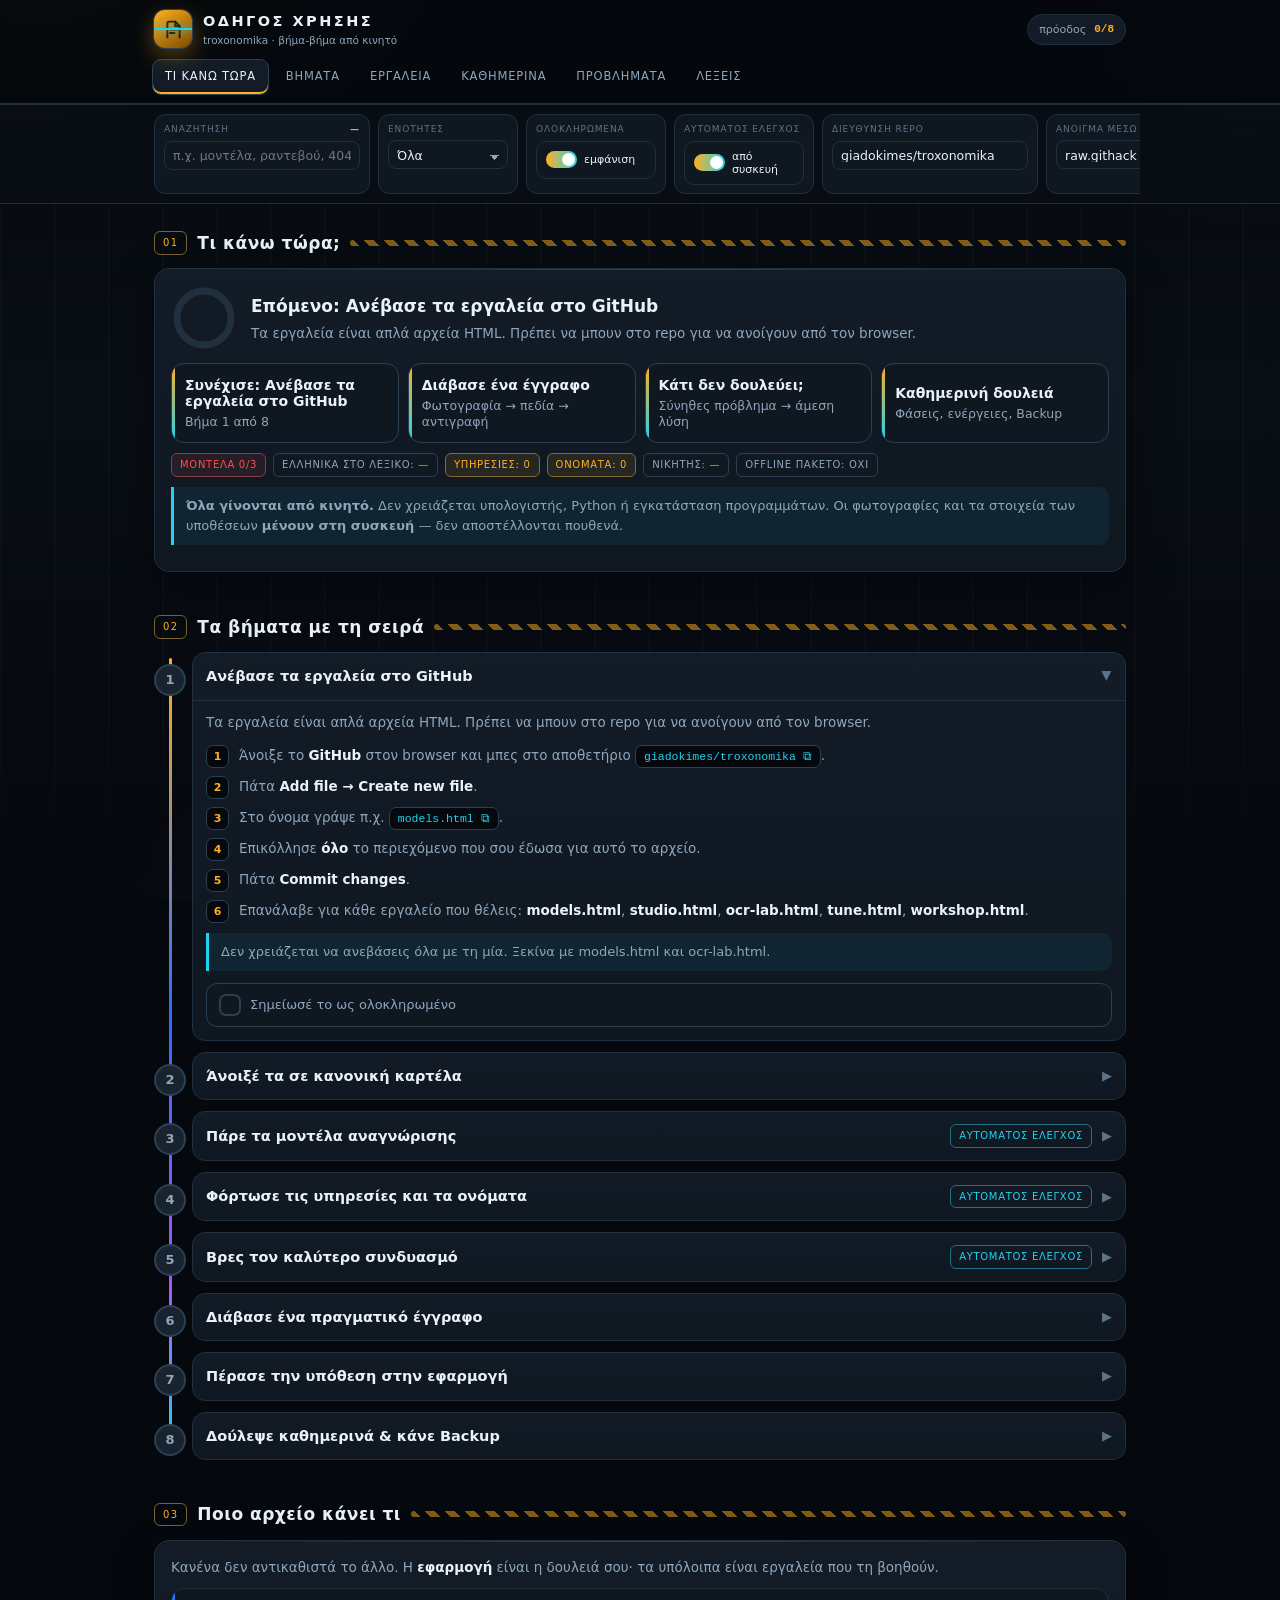
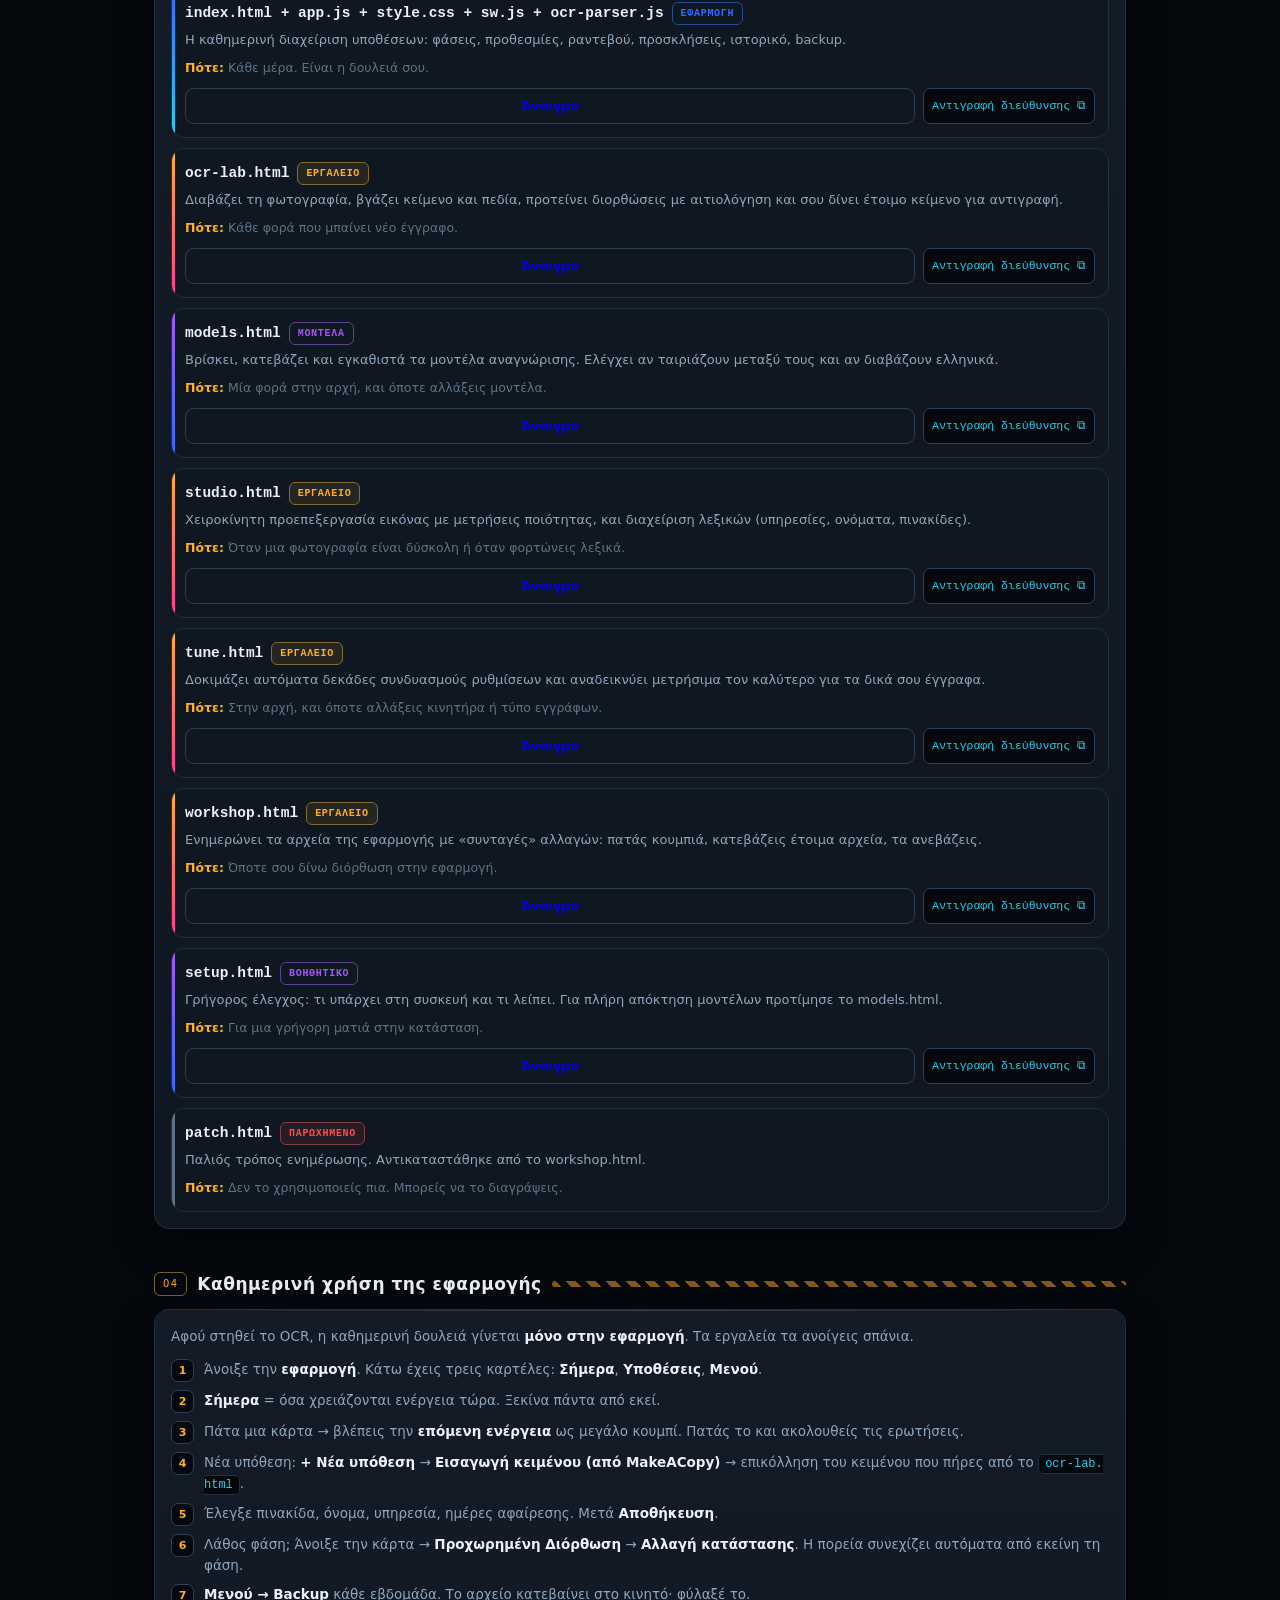
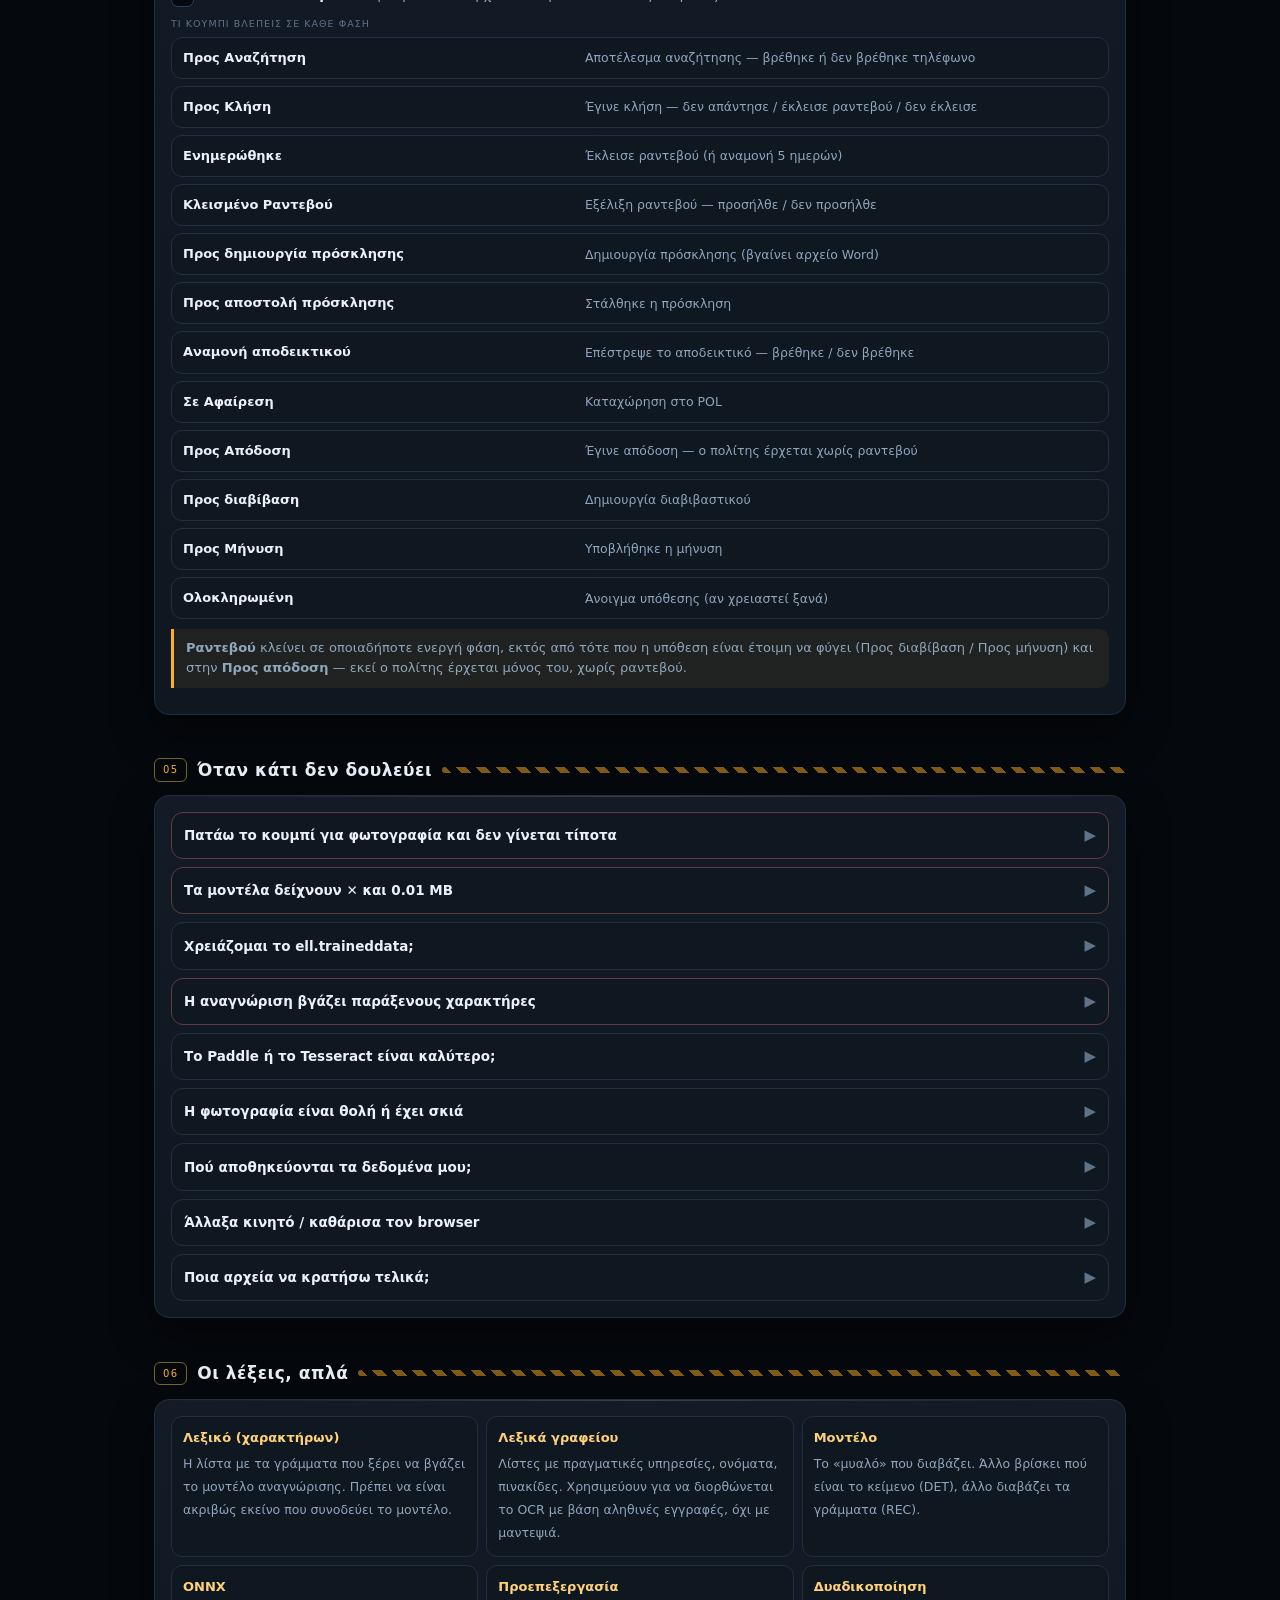
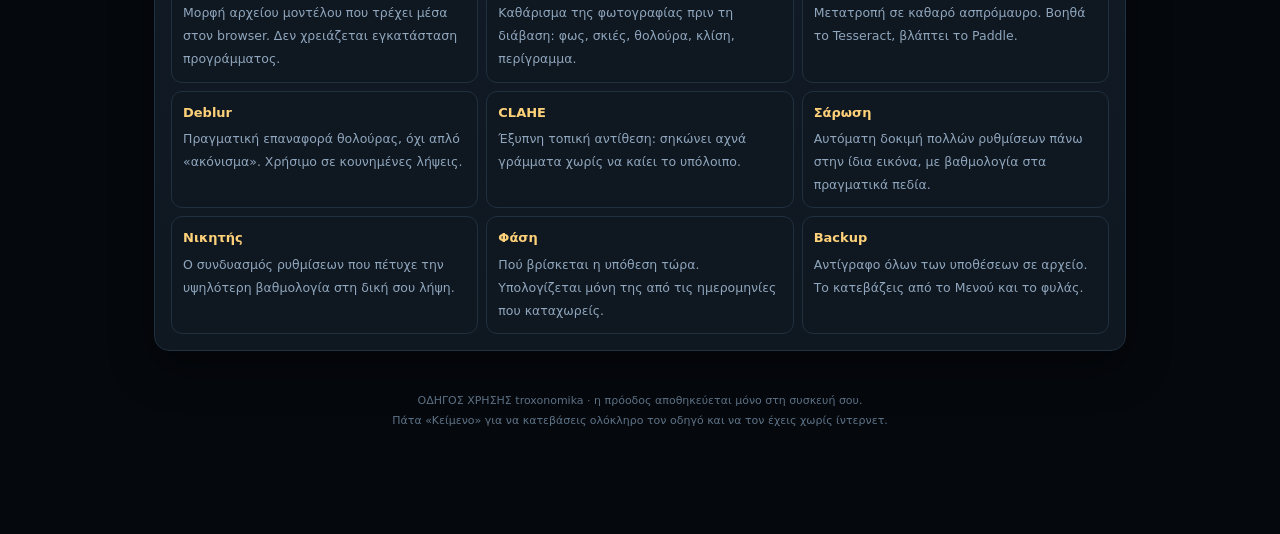
<file: ocr-guide.html>
<!doctype html>
<html lang="el">
<head>
<meta charset="utf-8">
<meta name="viewport" content="width=device-width, initial-scale=1, viewport-fit=cover">
<meta name="theme-color" content="#05080D">
<title>ΟΔΗΓΟΣ ΧΡΗΣΗΣ · troxonomika</title>
<style>
:root{
  --a9:#05080D;--a8:#090E15;--a7:#0F1721;--sf:#121B26;--sf2:#18232F;--ln:#20303F;--ln2:#2C4053;
  --ink:#EAF2F9;--mut:#8FA6BC;--dim:#5E7387;
  --amber:#FFB020;--amber2:#FFD27A;--cyan:#22D3EE;--violet:#A855F7;--plate:#2F6BFF;--lime:#A3E635;--magenta:#FF3D9A;
  --ok:#16DB65;--bad:#FF4D4F;--warn:#FFB020;--info:#38BDF8;
  --pad:16px;--r:15px;--fs:15px;--mono:ui-monospace,SFMono-Regular,Menlo,Consolas,monospace;
}
[data-theme="paper"]{--a9:#EDE7DA;--a8:#F5F0E5;--a7:#FCF8F0;--sf:#FFFDF8;--sf2:#F3EDE1;--ln:#DDD3C1;--ln2:#C5B9A3;
--ink:#131920;--mut:#556072;--dim:#78838F;--amber:#A56800;--amber2:#C98A1A;--cyan:#0E7490;--violet:#7C22CE;--plate:#1B4FD8;--lime:#4D7C0F;--magenta:#BE185D;--ok:#0E8F45;--bad:#C62828;--warn:#A56800;--info:#0369A1}
[data-density="tight"]{--pad:11px;--r:11px}
*{box-sizing:border-box}html{scroll-behavior:smooth}
body{margin:0;background:var(--a9);color:var(--ink);font:var(--fs)/1.55 system-ui,-apple-system,"Segoe UI",Roboto,Arial,sans-serif;padding-bottom:96px;overflow-x:hidden}
body::before{content:"";position:fixed;inset:0;z-index:-2;pointer-events:none;background:
 radial-gradient(780px 480px at 2% -12%,rgba(255,176,32,.16),transparent 62%),
 radial-gradient(660px 440px at 100% -4%,rgba(47,107,255,.16),transparent 60%),
 radial-gradient(900px 620px at 46% 118%,rgba(168,85,247,.13),transparent 62%),
 linear-gradient(180deg,var(--a9),var(--a8) 44%,var(--a9))}
body::after{content:"";position:fixed;inset:0;z-index:-1;pointer-events:none;opacity:.4;
 background-image:repeating-linear-gradient(90deg,rgba(255,255,255,.05) 0 2px,transparent 2px 54px);
 mask-image:linear-gradient(180deg,transparent,#000 18%,#000 80%,transparent);animation:lane 30s linear infinite}
@keyframes lane{to{background-position:540px 0}}
::-webkit-scrollbar{width:12px;height:12px}
::-webkit-scrollbar-track{background:var(--a8);border-left:1px solid var(--ln)}
::-webkit-scrollbar-thumb{background:linear-gradient(180deg,var(--amber),var(--plate));border-radius:20px;border:2px solid var(--a8)}
::-webkit-scrollbar-thumb:hover{background:linear-gradient(180deg,var(--cyan),var(--lime))}
*{scrollbar-color:var(--amber) var(--a8);scrollbar-width:thin}
.wrap{max-width:1000px;margin:0 auto;padding:0 14px}

header.top{position:sticky;top:0;z-index:70;backdrop-filter:blur(14px);background:color-mix(in srgb,var(--a9) 89%,transparent);border-bottom:1px solid var(--ln)}
.topin{display:flex;align-items:center;gap:11px;padding:10px 14px;max-width:1000px;margin:0 auto}
.mark{width:38px;height:38px;flex:none;border-radius:11px;display:grid;place-items:center;background:linear-gradient(145deg,var(--amber),#7A4A00);box-shadow:0 0 0 1px var(--ln2),0 8px 22px rgba(255,176,32,.32);position:relative;overflow:hidden}
.mark::after{content:"";position:absolute;left:0;right:0;height:2px;background:var(--cyan);box-shadow:0 0 10px var(--cyan);animation:scan 3s ease-in-out infinite}
@keyframes scan{0%,100%{top:7px;opacity:.2}50%{top:29px;opacity:1}}
.brand b{display:block;font-size:14.5px;letter-spacing:.17em;text-transform:uppercase}
.brand span{display:block;font-size:10.5px;color:var(--mut)}
.prog{margin-left:auto;display:flex;align-items:center;gap:8px;font-size:11px;color:var(--mut);border:1px solid var(--ln);background:var(--sf);padding:6px 11px;border-radius:999px;white-space:nowrap}
.prog b{color:var(--amber);font-family:var(--mono)}
nav.tabs{display:flex;gap:4px;overflow-x:auto;padding:0 12px 8px;max-width:1000px;margin:0 auto}
nav.tabs a{flex:none;font-size:11.5px;letter-spacing:.07em;text-transform:uppercase;color:var(--mut);text-decoration:none;padding:8px 12px;border-radius:9px;border:1px solid transparent;white-space:nowrap}
nav.tabs a.on{color:var(--ink);background:var(--sf);border-color:var(--ln2);box-shadow:inset 0 -2px 0 var(--amber)}

.rail{position:sticky;top:96px;z-index:60;background:color-mix(in srgb,var(--a8) 94%,transparent);backdrop-filter:blur(12px);border-block:1px solid var(--ln)}
.railin{display:flex;gap:8px;overflow-x:auto;padding:9px 14px;max-width:1000px;margin:0 auto}
.ctl{flex:none;width:140px;display:flex;flex-direction:column;gap:4px;background:var(--a7);border:1px solid var(--ln);border-radius:11px;padding:8px 9px}
.ctl.w{width:216px}
.ctl>small{font-size:9px;letter-spacing:.1em;text-transform:uppercase;color:var(--dim);display:flex;justify-content:space-between}
.ctl>small b{color:var(--amber);font-weight:700}
input,select,textarea,button{font-family:inherit;font-size:14px;color:var(--ink)}
input,select,textarea{width:100%;background:var(--a7);border:1px solid var(--ln);border-radius:10px;padding:9px 10px;outline:none}
input:focus,select:focus{border-color:var(--amber)}
select{appearance:none;background-image:linear-gradient(45deg,transparent 50%,var(--mut) 50%),linear-gradient(135deg,var(--mut) 50%,transparent 50%);background-position:calc(100% - 14px) 17px,calc(100% - 9px) 17px;background-size:5px 5px;background-repeat:no-repeat;padding-right:26px}
.ctl select,.ctl input{padding:6px 8px;font-size:12.5px;border-radius:8px}
.ctl select{background-position:calc(100% - 12px) 14px,calc(100% - 8px) 14px}
input[type=range]{padding:0;height:22px;background:transparent;border:0;accent-color:var(--amber)}
.sw{display:flex;align-items:center;gap:7px;background:var(--a7);border:1px solid var(--ln);border-radius:10px;padding:8px 9px;cursor:pointer;user-select:none;min-height:38px}
.sw i{width:31px;height:17px;border-radius:999px;background:var(--ln2);position:relative;flex:none;transition:.18s}
.sw i::after{content:"";position:absolute;top:2px;left:2px;width:13px;height:13px;border-radius:50%;background:var(--mut);transition:.18s}
.sw.on i{background:linear-gradient(90deg,var(--amber),var(--cyan))}.sw.on i::after{left:16px;background:#fff}
.sw span{font-size:11px;color:var(--mut);line-height:1.2}.sw.on span{color:var(--ink)}
.btn{display:inline-flex;align-items:center;justify-content:center;gap:7px;border:1px solid var(--ln2);background:var(--sf2);border-radius:11px;padding:11px 14px;font-weight:650;cursor:pointer;transition:.14s;min-height:44px;text-decoration:none;text-align:center}
.btn:hover{border-color:var(--amber);transform:translateY(-1px)}.btn:active{transform:translateY(1px) scale(.99)}
.btn.pri{background:linear-gradient(135deg,var(--amber),#B07000);border-color:transparent;color:#241700;box-shadow:0 10px 24px rgba(255,176,32,.26)}
.btn.go{background:linear-gradient(135deg,var(--ok),#0A7A3B);border-color:transparent;color:#03210F}
.btn.cy{background:linear-gradient(135deg,var(--cyan),#0E7490);border-color:transparent;color:#04212A}
.btn.vi{background:linear-gradient(135deg,var(--violet),#5B21B6);border-color:transparent;color:#fff}
.btn.pl{background:linear-gradient(135deg,var(--plate),#12307F);border-color:transparent;color:#fff}
.btn.gh{background:transparent}.btn.sm{padding:7px 10px;min-height:36px;font-size:12.5px;border-radius:9px}
.btn.bad{color:var(--bad);border-color:color-mix(in srgb,var(--bad) 45%,var(--ln))}
.row{display:flex;gap:8px;flex-wrap:wrap}.row>.btn{flex:1 1 150px}

section{scroll-margin-top:196px;padding:26px 0 4px}
.hd{display:flex;align-items:center;gap:10px;margin:0 0 12px}.hd h2{margin:0;font-size:17px;letter-spacing:.03em}
.hd .num{font-size:10px;letter-spacing:.13em;color:var(--amber);border:1px solid color-mix(in srgb,var(--amber) 40%,var(--ln));padding:3px 8px;border-radius:6px}
.hd .bar{flex:1;height:6px;border-radius:3px;opacity:.5;background:repeating-linear-gradient(45deg,var(--amber) 0 7px,transparent 7px 14px)}
.card{background:linear-gradient(180deg,var(--sf),var(--a7));border:1px solid var(--ln);border-radius:var(--r);padding:var(--pad);box-shadow:0 16px 44px rgba(0,0,0,.45);margin-bottom:12px;position:relative;overflow:hidden}
.card::before{content:"";position:absolute;inset:0 0 auto;height:1px;background:linear-gradient(90deg,transparent,rgba(255,255,255,.16),transparent)}
.lead{color:var(--mut);font-size:13.5px;margin:0 0 10px}.k{color:var(--ink);font-weight:650}
code.i{font-family:var(--mono);font-size:12px;background:var(--a9);border:1px solid var(--ln);padding:2px 6px;border-radius:5px;color:var(--cyan);word-break:break-all}
.note{font-size:13px;color:var(--mut);border-left:3px solid var(--amber);padding:9px 12px;background:color-mix(in srgb,var(--amber) 7%,transparent);border-radius:0 10px 10px 0;margin:10px 0}
.note.cy{border-left-color:var(--cyan);background:color-mix(in srgb,var(--cyan) 7%,transparent)}
.note.bad{border-left-color:var(--bad);background:color-mix(in srgb,var(--bad) 7%,transparent)}
.note.ok{border-left-color:var(--ok);background:color-mix(in srgb,var(--ok) 7%,transparent)}
.tag{font-size:10px;letter-spacing:.07em;text-transform:uppercase;padding:3px 8px;border-radius:6px;border:1px solid var(--ln2);color:var(--mut);white-space:nowrap}
.tag.g{color:var(--ok);border-color:color-mix(in srgb,var(--ok) 42%,var(--ln));background:color-mix(in srgb,var(--ok) 9%,transparent)}
.tag.a{color:var(--amber);border-color:color-mix(in srgb,var(--amber) 45%,var(--ln));background:color-mix(in srgb,var(--amber) 9%,transparent)}
.tag.r{color:var(--bad);border-color:color-mix(in srgb,var(--bad) 45%,var(--ln));background:color-mix(in srgb,var(--bad) 9%,transparent)}
.tag.c{color:var(--cyan);border-color:color-mix(in srgb,var(--cyan) 40%,var(--ln))}
.tag.v{color:var(--violet);border-color:color-mix(in srgb,var(--violet) 45%,var(--ln))}
.tag.p{color:var(--plate);border-color:color-mix(in srgb,var(--plate) 45%,var(--ln))}
.stats{display:flex;gap:7px;flex-wrap:wrap;margin-top:10px}
.lbl{font-size:9.5px;letter-spacing:.11em;text-transform:uppercase;color:var(--dim);display:block;margin:10px 0 5px}

.router{display:grid;gap:9px;grid-template-columns:repeat(auto-fit,minmax(210px,1fr))}
.rt{border:1px solid var(--ln2);border-radius:13px;padding:13px;background:var(--a7);cursor:pointer;text-align:left;transition:.15s;position:relative;overflow:hidden}
.rt:hover{border-color:var(--amber);transform:translateY(-2px)}
.rt::after{content:"";position:absolute;inset:0 auto 0 0;width:3px;background:linear-gradient(180deg,var(--amber),var(--cyan))}
.rt b{display:block;font-size:14px;margin-bottom:4px}
.rt span{font-size:12.5px;color:var(--mut)}

.route{position:relative;padding-left:38px}
.route::before{content:"";position:absolute;left:15px;top:6px;bottom:6px;width:3px;border-radius:2px;
 background:linear-gradient(180deg,var(--amber),var(--plate) 45%,var(--violet) 78%,var(--cyan))}
.stop{position:relative;margin-bottom:11px}
.stop .node{position:absolute;left:-38px;top:12px;width:32px;height:32px;border-radius:50%;display:grid;place-items:center;
 font-weight:800;font-size:13px;background:var(--sf2);border:2px solid var(--ln2);color:var(--mut);z-index:2}
.stop.done .node{background:linear-gradient(135deg,var(--ok),#0A7A3B);color:#03210F;border-color:transparent;box-shadow:0 0 14px rgba(22,219,101,.4)}
.stop.done .sc{border-color:color-mix(in srgb,var(--ok) 32%,var(--ln))}
.sc{border:1px solid var(--ln);border-radius:13px;background:linear-gradient(180deg,var(--sf),var(--a7));overflow:hidden}
.sh{display:flex;align-items:center;gap:10px;padding:12px 13px;cursor:pointer;user-select:none}
.sh b{flex:1;min-width:0;font-size:14.5px}
.sh .car{color:var(--dim);transition:.2s;font-size:13px}
.sc.open .sh .car{transform:rotate(90deg)}
.sb{display:none;padding:0 13px 13px;border-top:1px solid var(--ln)}
.sc.open .sb{display:block;animation:fade .22s ease}
@keyframes fade{from{opacity:0;transform:translateY(-4px)}}
.taps{counter-reset:t;display:grid;gap:8px;margin:12px 0 0}
.tap{display:flex;gap:10px;align-items:flex-start;font-size:13.5px}
.tap i{counter-increment:t;flex:none;width:23px;height:23px;border-radius:7px;background:var(--a9);border:1px solid var(--ln2);
 display:grid;place-items:center;font-style:normal;font-size:11px;font-weight:700;color:var(--amber)}
.tap i::before{content:counter(t)}
.tap span{flex:1;min-width:0;color:var(--mut)}
.tap span b{color:var(--ink)}
.copy{display:inline-flex;align-items:center;gap:6px;font-family:var(--mono);font-size:11.5px;background:var(--a9);
 border:1px solid var(--ln2);border-radius:7px;padding:4px 8px;color:var(--cyan);cursor:pointer;word-break:break-all;text-align:left}
.copy:hover{border-color:var(--amber)}
.donebtn{display:flex;align-items:center;gap:9px;margin-top:12px;padding:10px 12px;border:1px solid var(--ln2);
 border-radius:11px;background:var(--a7);cursor:pointer;user-select:none}
.donebtn i{width:22px;height:22px;border-radius:7px;border:2px solid var(--ln2);flex:none;display:grid;place-items:center;font-style:normal;font-size:13px;color:transparent}
.donebtn.on i{background:linear-gradient(135deg,var(--ok),#0A7A3B);border-color:transparent;color:#03210F}
.donebtn span{font-size:13px;color:var(--mut)}.donebtn.on span{color:var(--ink)}

.tools{display:grid;gap:10px}
.tool{border:1px solid var(--ln);border-radius:13px;background:var(--a7);padding:13px;position:relative;overflow:hidden}
.tool::after{content:"";position:absolute;inset:0 auto 0 0;width:3px}
.tool.app::after{background:linear-gradient(180deg,var(--plate),var(--cyan))}
.tool.tool2::after{background:linear-gradient(180deg,var(--amber),var(--magenta))}
.tool.model::after{background:linear-gradient(180deg,var(--violet),var(--plate))}
.tool.old::after{background:var(--dim)}
.tool h4{margin:0 0 5px;font-size:14.5px;font-family:var(--mono);display:flex;gap:8px;align-items:center;flex-wrap:wrap}
.tool p{margin:0 0 8px;font-size:13px;color:var(--mut)}
.tool .when{font-size:12.5px;color:var(--dim)}
.tool .when b{color:var(--amber)}

.ph{display:grid;gap:7px}
.phr{display:grid;gap:8px;grid-template-columns:1fr 1.3fr;border:1px solid var(--ln);border-radius:11px;padding:10px 11px;background:var(--a7);align-items:center}
.phr b{font-size:13px}.phr span{font-size:12.5px;color:var(--mut)}
@media(max-width:560px){.phr{grid-template-columns:1fr}}

.faq{display:grid;gap:8px}
.fq{border:1px solid var(--ln);border-radius:12px;background:var(--a7);overflow:hidden}
.fq.bad{border-color:color-mix(in srgb,var(--bad) 30%,var(--ln))}
.fqh{display:flex;gap:9px;align-items:center;padding:11px 12px;cursor:pointer;user-select:none}
.fqh b{flex:1;font-size:13.5px}
.fqh .car{color:var(--dim);transition:.2s}
.fq.open .fqh .car{transform:rotate(90deg)}
.fqb{display:none;padding:0 12px 12px;font-size:13px;color:var(--mut);border-top:1px solid var(--ln)}
.fq.open .fqb{display:block;animation:fade .2s ease}
.fqb p{margin:10px 0 0}

.gloss{display:grid;gap:8px;grid-template-columns:repeat(auto-fit,minmax(230px,1fr))}
.gl{border:1px solid var(--ln);border-radius:11px;padding:11px;background:var(--a7)}
.gl b{display:block;font-size:13px;margin-bottom:4px;color:var(--amber2)}
.gl span{font-size:12.5px;color:var(--mut)}

.ring{display:flex;align-items:center;gap:14px;margin-bottom:12px;flex-wrap:wrap}
.ring .g{flex:1;min-width:180px}
.empty{color:var(--dim);font-size:13px;text-align:center;padding:18px}
.hidden{display:none!important}
#toast{position:fixed;left:12px;right:12px;bottom:14px;z-index:99;display:grid;gap:8px;pointer-events:none}
.tst{background:var(--sf2);border:1px solid var(--ln2);border-left:4px solid var(--amber);border-radius:12px;padding:11px 13px;font-size:13px;box-shadow:0 16px 40px rgba(0,0,0,.55);animation:up .22s ease}
.tst.ok{border-left-color:var(--ok)}.tst.err{border-left-color:var(--bad)}
@keyframes up{from{opacity:0;transform:translateY(14px)}}
.rise{animation:rise .5s cubic-bezier(.2,.7,.3,1) both}@keyframes rise{from{opacity:0;transform:translateY(16px)}}
footer{color:var(--dim);font-size:11px;text-align:center;padding:24px 14px 6px;line-height:1.8}
@media(max-width:520px){.brand span{display:none}section{scroll-margin-top:220px}.rail{top:94px}.route{padding-left:34px}.route::before{left:13px}.stop .node{left:-34px;width:28px;height:28px;font-size:12px}}
@media print{
  body{background:#fff;color:#000;padding:0}
  body::before,body::after,.rail,header.top,#toast,.router,.donebtn,.copy{display:none!important}
  .card,.sc,.tool,.fq,.gl,.phr{border:1px solid #bbb;background:#fff;box-shadow:none;break-inside:avoid}
  .sb,.fqb{display:block!important}
  .lead,.tap span,.tool p,.fqb,.gl span,.phr span{color:#333}
  section{padding:10px 0}
}
</style>
</head>
<body>

<header class="top">
  <div class="topin">
    <div class="mark"><svg width="21" height="21" viewBox="0 0 24 24" fill="none" stroke="#241700" stroke-width="2.2" stroke-linecap="round"><path d="M5 21V5a2 2 0 0 1 2-2h7l5 5v13"/><path d="M14 3v5h5M8 12h8M8 16h5"/></svg></div>
    <div class="brand"><b>Οδηγός χρήσης</b><span>troxonomika · βήμα-βήμα από κινητό</span></div>
    <div class="prog"><span>πρόοδος</span><b id="progTxt">0/8</b></div>
  </div>
  <nav class="tabs" id="tabs">
    <a href="#now" class="on">Τι κάνω τώρα</a><a href="#steps">Βήματα</a><a href="#tools">Εργαλεία</a>
    <a href="#daily">Καθημερινά</a><a href="#fix">Προβλήματα</a><a href="#words">Λέξεις</a>
  </nav>
</header>

<div class="rail"><div class="railin">
  <label class="ctl w"><small>Αναζήτηση <b id="vHits">—</b></small><input id="cSearch" placeholder="π.χ. μοντέλα, ραντεβού, 404" spellcheck="false"></label>
  <label class="ctl"><small>Ενότητες</small><select id="cScope"><option value="all">Όλα</option><option value="steps">Βήματα</option><option value="tools">Εργαλεία</option><option value="daily">Καθημερινά</option><option value="fix">Προβλήματα</option></select></label>
  <div class="ctl"><small>Ολοκληρωμένα</small><div class="sw on" id="cDone"><i></i><span>εμφάνιση</span></div></div>
  <div class="ctl"><small>Αυτόματος έλεγχος</small><div class="sw on" id="cAuto"><i></i><span>από συσκευή</span></div></div>
  <label class="ctl w"><small>Διεύθυνση repo</small><input id="cRepo" value="giadokimes/troxonomika" spellcheck="false"></label>
  <label class="ctl"><small>Άνοιγμα μέσω</small><select id="cHost"><option value="githack" selected>raw.githack</option><option value="pages">GitHub Pages</option><option value="preview">htmlpreview</option></select></label>
  <label class="ctl"><small>Γλώσσα</small><select id="cTone"><option value="simple" selected>Απλά</option><option value="tech">Με τεχνικούς όρους</option></select></label>
  <label class="ctl"><small>Θέμα</small><select id="cTheme"><option value="dark">Ασφάλτινο</option><option value="paper">Χαρτί</option></select></label>
  <label class="ctl"><small>Πυκνότητα</small><select id="cDens"><option value="cozy">Άνετη</option><option value="tight">Συμπαγής</option></select></label>
  <label class="ctl"><small>Γράμματα <b id="vFs">15</b></small><input type="range" id="cFs" min="13" max="19" step="1" value="15"></label>
  <div class="ctl"><small>Πρόοδος</small><button class="btn sm gh" id="cReset" type="button">Μηδενισμός</button></div>
  <div class="ctl"><small>Λήψη</small><button class="btn sm gh" id="cTxt" type="button">Κείμενο</button></div>
  <div class="ctl"><small>Χαρτί</small><button class="btn sm gh" id="cPrint" type="button">Εκτύπωση</button></div>
</div></div>

<div class="wrap">

<section id="now" class="rise">
  <div class="hd"><span class="num">01</span><h2>Τι κάνω τώρα;</h2><span class="bar"></span></div>
  <div class="card">
    <div class="ring">
      <svg width="66" height="66" viewBox="0 0 66 66" style="flex:none">
        <circle cx="33" cy="33" r="27" fill="none" stroke="var(--ln)" stroke-width="7"/>
        <circle id="arc" cx="33" cy="33" r="27" fill="none" stroke="url(#gg)" stroke-width="7" stroke-linecap="round"
          stroke-dasharray="169.6" stroke-dashoffset="169.6" transform="rotate(-90 33 33)"/>
        <defs><linearGradient id="gg" x1="0" y1="0" x2="1" y2="1"><stop offset="0" stop-color="#FFB020"/><stop offset=".55" stop-color="#2F6BFF"/><stop offset="1" stop-color="#22D3EE"/></linearGradient></defs>
      </svg>
      <div class="g">
        <b id="nowTitle" style="font-size:17px;display:block">Ξεκίνα από το Βήμα 1</b>
        <p class="lead" style="margin:4px 0 0" id="nowSub">Ο οδηγός διαβάζει την πραγματική κατάσταση της συσκευής σου και σου δείχνει το επόμενο βήμα.</p>
      </div>
    </div>
    <div class="router" id="router"></div>
    <div class="stats" id="deviceStats"></div>
    <div class="note cy"><b>Όλα γίνονται από κινητό.</b> Δεν χρειάζεται υπολογιστής, Python ή εγκατάσταση προγραμμάτων. Οι φωτογραφίες και τα στοιχεία των υποθέσεων <b>μένουν στη συσκευή</b> — δεν αποστέλλονται πουθενά.</div>
  </div>
</section>

<section id="steps">
  <div class="hd"><span class="num">02</span><h2>Τα βήματα με τη σειρά</h2><span class="bar"></span></div>
  <div class="route" id="route"></div>
</section>

<section id="tools">
  <div class="hd"><span class="num">03</span><h2>Ποιο αρχείο κάνει τι</h2><span class="bar"></span></div>
  <div class="card">
    <p class="lead">Κανένα δεν αντικαθιστά το άλλο. Η <span class="k">εφαρμογή</span> είναι η δουλειά σου· τα υπόλοιπα είναι εργαλεία που τη βοηθούν.</p>
    <div class="tools" id="toolList"></div>
  </div>
</section>

<section id="daily">
  <div class="hd"><span class="num">04</span><h2>Καθημερινή χρήση της εφαρμογής</h2><span class="bar"></span></div>
  <div class="card">
    <p class="lead">Αφού στηθεί το OCR, η καθημερινή δουλειά γίνεται <span class="k">μόνο στην εφαρμογή</span>. Τα εργαλεία τα ανοίγεις σπάνια.</p>
    <div class="taps">
      <div class="tap"><i></i><span>Άνοιξε την <b>εφαρμογή</b>. Κάτω έχεις τρεις καρτέλες: <b>Σήμερα</b>, <b>Υποθέσεις</b>, <b>Μενού</b>.</span></div>
      <div class="tap"><i></i><span><b>Σήμερα</b> = όσα χρειάζονται ενέργεια τώρα. Ξεκίνα πάντα από εκεί.</span></div>
      <div class="tap"><i></i><span>Πάτα μια κάρτα → βλέπεις την <b>επόμενη ενέργεια</b> ως μεγάλο κουμπί. Πατάς το και ακολουθείς τις ερωτήσεις.</span></div>
      <div class="tap"><i></i><span>Νέα υπόθεση: <b>+ Νέα υπόθεση</b> → <b>Εισαγωγή κειμένου (από MakeACopy)</b> → επικόλληση του κειμένου που πήρες από το <code class="i">ocr-lab.html</code>.</span></div>
      <div class="tap"><i></i><span>Έλεγξε πινακίδα, όνομα, υπηρεσία, ημέρες αφαίρεσης. Μετά <b>Αποθήκευση</b>.</span></div>
      <div class="tap"><i></i><span>Λάθος φάση; Άνοιξε την κάρτα → <b>Προχωρημένη Διόρθωση</b> → <b>Αλλαγή κατάστασης</b>. Η πορεία συνεχίζει αυτόματα από εκείνη τη φάση.</span></div>
      <div class="tap"><i></i><span><b>Μενού → Backup</b> κάθε εβδομάδα. Το αρχείο κατεβαίνει στο κινητό· φύλαξέ το.</span></div>
    </div>
    <label class="lbl">Τι κουμπί βλέπεις σε κάθε φάση</label>
    <div class="ph" id="phaseList"></div>
    <div class="note"><b>Ραντεβού</b> κλείνει σε οποιαδήποτε ενεργή φάση, εκτός από τότε που η υπόθεση είναι έτοιμη να φύγει (Προς διαβίβαση / Προς μήνυση) και στην <b>Προς απόδοση</b> — εκεί ο πολίτης έρχεται μόνος του, χωρίς ραντεβού.</div>
  </div>
</section>

<section id="fix">
  <div class="hd"><span class="num">05</span><h2>Όταν κάτι δεν δουλεύει</h2><span class="bar"></span></div>
  <div class="card"><div class="faq" id="faqList"></div></div>
</section>

<section id="words">
  <div class="hd"><span class="num">06</span><h2>Οι λέξεις, απλά</h2><span class="bar"></span></div>
  <div class="card"><div class="gloss" id="glossList"></div></div>
</section>

<footer>ΟΔΗΓΟΣ ΧΡΗΣΗΣ troxonomika · η πρόοδος αποθηκεύεται μόνο στη συσκευή σου.<br>Πάτα «Κείμενο» για να κατεβάσεις ολόκληρο τον οδηγό και να τον έχεις χωρίς ίντερνετ.</footer>
</div>
<div id="toast"></div>

<script>
(function(){
"use strict";
var $=function(s){return document.querySelector(s);};
function esc(s){return String(s==null?"":s).replace(/[&<>"']/g,function(c){return{"&":"&amp;","<":"&lt;",">":"&gt;",'"':"&quot;","'":"&#39;"}[c];});}
function toast(m,k){var t=document.createElement("div");t.className="tst "+(k||"");t.textContent=m;$("#toast").appendChild(t);
 setTimeout(function(){t.style.opacity=0;t.style.transition="opacity .3s";setTimeout(function(){t.remove();},320);},3600);}
function copy(txt){
 function fb(){var a=document.createElement("textarea");a.value=txt;a.style.position="fixed";a.style.opacity="0";document.body.appendChild(a);a.select();
  try{document.execCommand("copy");toast("Αντιγράφηκε.","ok");}catch(e){toast("Αντέγραψέ το χειροκίνητα.","err");}a.remove();}
 if(navigator.clipboard&&navigator.clipboard.writeText)navigator.clipboard.writeText(txt).then(function(){toast("Αντιγράφηκε.","ok");},fb);else fb();
}
function dl(n,t){var b=new Blob([t],{type:"text/plain;charset=utf-8"}),u=URL.createObjectURL(b),a=document.createElement("a");
 a.href=u;a.download=n;document.body.appendChild(a);a.click();setTimeout(function(){URL.revokeObjectURL(u);a.remove();},1500);}

/* ---------- state ---------- */
var DONE={},DEV={det:false,rec:false,dict:false,cls:false,ort:false,wasm:false,services:0,names:0,best:false,greek:0};
try{DONE=JSON.parse(localStorage.getItem("troxo_guide_done")||"{}")||{};}catch(e){DONE={};}
function saveDone(){try{localStorage.setItem("troxo_guide_done",JSON.stringify(DONE));}catch(e){}}
function idbGet(k){return new Promise(function(res){
 try{var r=indexedDB.open("troxo_ocr_models",1);
  r.onupgradeneeded=function(){var d=r.result;if(!d.objectStoreNames.contains("m"))d.createObjectStore("m");};
  r.onsuccess=function(){try{var t=r.result.transaction("m","readonly"),q=t.objectStore("m").get(k);
   q.onsuccess=function(){res(q.result||null);};q.onerror=function(){res(null);};}catch(e){res(null);}};
  r.onerror=function(){res(null);};}catch(e){res(null);}
}).catch(function(){return null;});}
function greekCount(t){var ls=String(t||"").split(/\r?\n/);return ls.filter(function(c){return /^[Α-Ωα-ωάέήίόύώϊϋΐΰΆΈΉΊΌΎΏ]$/.test(c);}).length;}
function readDevice(){
 return Promise.all(["det","rec","dict","cls","lib/ort","lib/wasm"].map(function(k){return idbGet(k);})).then(function(v){
  DEV.det=!!v[0];DEV.rec=!!v[1];DEV.dict=!!v[2];DEV.cls=!!v[3];DEV.ort=!!v[4];DEV.wasm=!!v[5];
  DEV.greek=v[2]&&v[2].text?greekCount(v[2].text):0;
  try{var lx=JSON.parse(localStorage.getItem("troxo_ocr_lex")||"null");
   DEV.services=lx&&lx.services?lx.services.length:0;DEV.names=lx&&lx.names?lx.names.length:0;}catch(e){}
  try{DEV.best=!!localStorage.getItem("troxo_best_recipe");}catch(e){}
 });
}

/* ---------- links ---------- */
function repo(){return ($("#cRepo").value.trim()||"giadokimes/troxonomika").replace(/^\/+|\/+$/g,"");}
function linkFor(file){
 var r=repo(),host=$("#cHost").value;
 if(host==="pages"){var p=r.split("/");return "https://"+p[0]+".github.io/"+(p[1]||"")+"/"+file;}
 if(host==="preview")return "https://htmlpreview.github.io/?https://github.com/"+r+"/blob/main/"+file;
 return "https://raw.githack.com/"+r+"/main/"+file;
}

/* ---------- content ---------- */
var STOPS=[
 {id:"upload",t:"Ανέβασε τα εργαλεία στο GitHub",tool:null,
  why:"Τα εργαλεία είναι απλά αρχεία HTML. Πρέπει να μπουν στο repo για να ανοίγουν από τον browser.",
  taps:[
   "Άνοιξε το <b>GitHub</b> στον browser και μπες στο αποθετήριο <span data-copy='repo'></span>.",
   "Πάτα <b>Add file → Create new file</b>.",
   "Στο όνομα γράψε π.χ. <span data-copy='models.html'></span>.",
   "Επικόλλησε <b>όλο</b> το περιεχόμενο που σου έδωσα για αυτό το αρχείο.",
   "Πάτα <b>Commit changes</b>.",
   "Επανάλαβε για κάθε εργαλείο που θέλεις: <b>models.html</b>, <b>studio.html</b>, <b>ocr-lab.html</b>, <b>tune.html</b>, <b>workshop.html</b>."
  ],
  tip:"Δεν χρειάζεται να ανεβάσεις όλα με τη μία. Ξεκίνα με models.html και ocr-lab.html."},

 {id:"open",t:"Άνοιξέ τα σε κανονική καρτέλα",tool:null,
  why:"Μέσα σε πλαίσιο (iframe) το κινητό μπλοκάρει το άνοιγμα αρχείων και την κάμερα. Γι' αυτό «το κουμπί δεν κάνει τίποτα».",
  taps:[
   "Μην ανοίγεις τα αρχεία από το απλό GitHub — δείχνει κώδικα, όχι τη σελίδα.",
   "Χρησιμοποίησε τη διεύθυνση παρακάτω (αντίγραψέ την και βάλ' τη στον browser).",
   "Αν κολλήσει, ενεργοποίησε μια φορά <b>Settings → Pages → Branch: main → Save</b> και άνοιξε από το GitHub Pages.",
   "Πρόσθεσε τη σελίδα στην αρχική οθόνη (<b>Προσθήκη στην αρχική</b>) για να ανοίγει σαν εφαρμογή."
  ],
  link:"models.html",
  tip:"Το htmlpreview δουλεύει για προβολή, αλλά συχνά μπλοκάρει την επιλογή φωτογραφίας. Προτίμησε raw.githack ή Pages."},

 {id:"models",t:"Πάρε τα μοντέλα αναγνώρισης",tool:"models.html",auto:"models",
  why:"Χωρίς αυτά δεν γίνεται αναγνώριση. Δεν χρειάζεται υπολογιστής — το εργαλείο τα βρίσκει και τα κατεβάζει μόνο του.",
  taps:[
   "Άνοιξε το <b>models.html</b>.",
   "Πήγαινε στην ενότητα <b>Απόκτηση</b> και διάλεξε καρτέλα <b>PyPI wheel</b>.",
   "Πάτα <b>Αναζήτηση πακέτου</b>. Θα κατέβει ένα πακέτο και θα ξεζιπαριστεί μέσα στον browser.",
   "Θα εμφανιστεί λίστα με τα πραγματικά αρχεία. Για κάθε γραμμή διάλεξε θέση (<b>DET</b>, <b>REC</b>, <b>ΛΕΞΙΚΟ</b>) και πάτα <b>Εγκατάσταση</b>.",
   "Πήγαινε στην <b>Επικύρωση</b> και πάτα <b>Εκτέλεση επικύρωσης</b>.",
   "Διάβασε το αποτέλεσμα: λέει καθαρά αν το μοντέλο <b>μπορεί να διαβάσει ελληνικά</b>."
  ],
  tip:"Το «✕ 0.01 MB» σημαίνει ότι το αρχείο δεν υπάρχει στο repo — όχι πρόβλημα δικτύου. Γι' αυτό παίρνουμε τα μοντέλα από αλλού.",
  warn:"Αν η επικύρωση δείξει «Δεν καλύπτει ελληνικά», το PaddleOCR θα βγάζει λάθος γράμματα. Τότε χρησιμοποίησε Tesseract στο ocr-lab.html — διαβάζει ελληνικά και δουλεύει."},

 {id:"lex",t:"Φόρτωσε τις υπηρεσίες και τα ονόματα",tool:"studio.html",auto:"lex",
  why:"Για να διορθώνονται σωστά τα πεδία, χρειάζεται λίστα με πραγματικές υπηρεσίες και ονόματα του γραφείου. Χωρίς αυτή, καμία διόρθωση δεν έχει βάση.",
  taps:[
   "Άνοιξε την <b>εφαρμογή</b> → <b>Μενού → Backup</b>. Κατεβαίνει ένα αρχείο JSON.",
   "Άνοιξε το <b>studio.html</b> → ενότητα <b>Υπηρεσίες</b>.",
   "Πάτα <b>Από Backup εφαρμογής</b> και διάλεξε το αρχείο που κατέβηκε.",
   "Δες πόσες νέες υπηρεσίες/ονόματα βρέθηκαν και πάτα <b>Αποθήκευση στο λεξικό</b>.",
   "Εναλλακτικά, επικόλλησε μια απλή λίστα — <b>μία υπηρεσία ανά γραμμή</b> — και πάτα Προεπισκόπηση → Αποθήκευση."
  ],
  tip:"Μορφές που δέχεται: απλό κείμενο μία ανά γραμμή, JSON λίστα, CSV με στήλη service, ή το Backup της εφαρμογής."},

 {id:"tune",t:"Βρες τον καλύτερο συνδυασμό",tool:"tune.html",auto:"best",
  why:"Δεν μαντεύουμε ποια ρύθμιση διαβάζει καλύτερα. Το εργαλείο δοκιμάζει πολλούς συνδυασμούς και κρατά όντως τον καλύτερο.",
  taps:[
   "Άνοιξε το <b>tune.html</b>.",
   "Φόρτωσε φωτογραφία — ή πάτα <b>Δοκιμαστικό έγγραφο</b> για να ξεκινήσεις αμέσως.",
   "Στη μπάρα πάνω διάλεξε <b>Κινητήρας</b>: PaddleOCR αν τα μοντέλα έχουν ελληνικά, αλλιώς Tesseract.",
   "Ξεκίνα με <b>Ένταση: Γρήγορη</b> και πάτα <b>Εκκίνηση σάρωσης</b>.",
   "Δες την <b>Κατάταξη</b> και τον <b>Χάρτη πεδίων</b> (πράσινο = σωστό, κόκκινο = λάθος).",
   "Στον <b>Νικητή</b> πάτα <b>Αποθήκευση προεπιλογής</b>."
  ],
  tip:"Τα πεδία αναφοράς είναι προσυμπληρωμένα από το δικό σου έγγραφο. Διόρθωσέ τα αν κάτι διαβάζεται αλλιώς."},

 {id:"scan",t:"Διάβασε ένα πραγματικό έγγραφο",tool:"ocr-lab.html",
  why:"Εδώ γίνεται η κανονική δουλειά: φωτογραφία → κείμενο → έτοιμα πεδία.",
  taps:[
   "Άνοιξε το <b>ocr-lab.html</b> και φόρτωσε τη φωτογραφία (ή πάτα Κάμερα).",
   "Ρύθμισε την προεπεξεργασία από την μπάρα πάνω. Για Paddle κράτα <b>Γκρι</b>, όχι δυαδικό.",
   "Πάτα <b>Αναγνώριση</b>.",
   "Πήγαινε στα <b>Πεδία</b>. Κάθε πρόταση έχει αιτιολόγηση και εναλλακτικές.",
   "Επιβεβαίωσε όσα είναι σωστά. <b>Τίποτα δεν αλλάζει αυτόματα.</b>",
   "Πάτα <b>Αντιγραφή για MakeACopy → εφαρμογή</b>."
  ],
  tip:"Αν ένα πεδίο δεν βρέθηκε, συμπλήρωσέ το χειροκίνητα. Το εργαλείο δεν εικάζει."},

 {id:"app",t:"Πέρασε την υπόθεση στην εφαρμογή",tool:"index.html",
  why:"Η εφαρμογή κρατά τις υποθέσεις, τις φάσεις και τις προθεσμίες. Το OCR απλώς τη γεμίζει γρήγορα.",
  taps:[
   "Άνοιξε την <b>εφαρμογή</b> → <b>Υποθέσεις → + Νέα υπόθεση</b>.",
   "Πάτα <b>Εισαγωγή κειμένου (από MakeACopy)</b> και επικόλλησε.",
   "Έλεγξε πινακίδα, ονοματεπώνυμο, υπηρεσία, ημέρες αφαίρεσης, ημερομηνίες.",
   "Συμπλήρωσε <b>Τι αφορά</b> (Κλήση / Απόφαση / Παραλαβή εγγράφου).",
   "Πάτα <b>Αποθήκευση</b>. Η φάση υπολογίζεται μόνη της."
  ],
  tip:"Το κουμπί εισαγωγής κειμένου εμφανίζεται μόνο στη «Νέα υπόθεση», όχι στην επεξεργασία."},

 {id:"daily",t:"Δούλεψε καθημερινά & κάνε Backup",tool:"index.html",
  why:"Από εδώ και πέρα η δουλειά γίνεται στην εφαρμογή. Τα εργαλεία τα ανοίγεις μόνο όταν χρειαστεί.",
  taps:[
   "Κάθε πρωί άνοιξε την καρτέλα <b>Σήμερα</b> και ξεκίνα από πάνω.",
   "Πάτα την κάρτα → πάτα το μεγάλο κουμπί ενέργειας → απάντησε τις ερωτήσεις.",
   "Ραντεβού: διαθέσιμο σε όλες τις ενεργές φάσεις εκτός από «έτοιμη να φύγει» και «Προς απόδοση».",
   "Λάθος φάση; <b>Προχωρημένη Διόρθωση → Αλλαγή κατάστασης</b>.",
   "Κάθε εβδομάδα: <b>Μενού → Backup</b> και φύλαξε το αρχείο."
  ],
  tip:"Η απόδοση γίνεται χωρίς ραντεβού: ο πολίτης έρχεται μόνος του μετά τη λήξη της αφαίρεσης."}
];

var TOOLS=[
 {f:"index.html + app.js + style.css + sw.js + ocr-parser.js",cls:"app",tag:"ΕΦΑΡΜΟΓΗ",
  d:"Η καθημερινή διαχείριση υποθέσεων: φάσεις, προθεσμίες, ραντεβού, προσκλήσεις, ιστορικό, backup.",
  w:"Κάθε μέρα. Είναι η δουλειά σου.",open:"index.html"},
 {f:"ocr-lab.html",cls:"tool2",tag:"ΕΡΓΑΛΕΙΟ",
  d:"Διαβάζει τη φωτογραφία, βγάζει κείμενο και πεδία, προτείνει διορθώσεις με αιτιολόγηση και σου δίνει έτοιμο κείμενο για αντιγραφή.",
  w:"Κάθε φορά που μπαίνει νέο έγγραφο.",open:"ocr-lab.html"},
 {f:"models.html",cls:"model",tag:"ΜΟΝΤΕΛΑ",
  d:"Βρίσκει, κατεβάζει και εγκαθιστά τα μοντέλα αναγνώρισης. Ελέγχει αν ταιριάζουν μεταξύ τους και αν διαβάζουν ελληνικά.",
  w:"Μία φορά στην αρχή, και όποτε αλλάξεις μοντέλα.",open:"models.html"},
 {f:"studio.html",cls:"tool2",tag:"ΕΡΓΑΛΕΙΟ",
  d:"Χειροκίνητη προεπεξεργασία εικόνας με μετρήσεις ποιότητας, και διαχείριση λεξικών (υπηρεσίες, ονόματα, πινακίδες).",
  w:"Όταν μια φωτογραφία είναι δύσκολη ή όταν φορτώνεις λεξικά.",open:"studio.html"},
 {f:"tune.html",cls:"tool2",tag:"ΕΡΓΑΛΕΙΟ",
  d:"Δοκιμάζει αυτόματα δεκάδες συνδυασμούς ρυθμίσεων και αναδεικνύει μετρήσιμα τον καλύτερο για τα δικά σου έγγραφα.",
  w:"Στην αρχή, και όποτε αλλάξεις κινητήρα ή τύπο εγγράφων.",open:"tune.html"},
 {f:"workshop.html",cls:"tool2",tag:"ΕΡΓΑΛΕΙΟ",
  d:"Ενημερώνει τα αρχεία της εφαρμογής με «συνταγές» αλλαγών: πατάς κουμπιά, κατεβάζεις έτοιμα αρχεία, τα ανεβάζεις.",
  w:"Όποτε σου δίνω διόρθωση στην εφαρμογή.",open:"workshop.html"},
 {f:"setup.html",cls:"model",tag:"ΒΟΗΘΗΤΙΚΟ",
  d:"Γρήγορος έλεγχος: τι υπάρχει στη συσκευή και τι λείπει. Για πλήρη απόκτηση μοντέλων προτίμησε το models.html.",
  w:"Για μια γρήγορη ματιά στην κατάσταση.",open:"setup.html"},
 {f:"patch.html",cls:"old",tag:"ΠΑΡΩΧΗΜΕΝΟ",
  d:"Παλιός τρόπος ενημέρωσης. Αντικαταστάθηκε από το workshop.html.",
  w:"Δεν το χρησιμοποιείς πια. Μπορείς να το διαγράψεις.",open:null}
];

var PHASES=[
 ["Προς Αναζήτηση","Αποτέλεσμα αναζήτησης — βρέθηκε ή δεν βρέθηκε τηλέφωνο"],
 ["Προς Κλήση","Έγινε κλήση — δεν απάντησε / έκλεισε ραντεβού / δεν έκλεισε"],
 ["Ενημερώθηκε","Έκλεισε ραντεβού (ή αναμονή 5 ημερών)"],
 ["Κλεισμένο Ραντεβού","Εξέλιξη ραντεβού — προσήλθε / δεν προσήλθε"],
 ["Προς δημιουργία πρόσκλησης","Δημιουργία πρόσκλησης (βγαίνει αρχείο Word)"],
 ["Προς αποστολή πρόσκλησης","Στάλθηκε η πρόσκληση"],
 ["Αναμονή αποδεικτικού","Επέστρεψε το αποδεικτικό — βρέθηκε / δεν βρέθηκε"],
 ["Σε Αφαίρεση","Καταχώρηση στο POL"],
 ["Προς Απόδοση","Έγινε απόδοση — ο πολίτης έρχεται χωρίς ραντεβού"],
 ["Προς διαβίβαση","Δημιουργία διαβιβαστικού"],
 ["Προς Μήνυση","Υποβλήθηκε η μήνυση"],
 ["Ολοκληρωμένη","Άνοιγμα υπόθεσης (αν χρειαστεί ξανά)"]
];

var FAQ=[
 {q:"Πατάω το κουμπί για φωτογραφία και δεν γίνεται τίποτα",bad:true,
  a:"Η σελίδα είναι ανοιγμένη μέσα σε πλαίσιο (iframe), π.χ. από htmlpreview. Εκεί το κινητό μπλοκάρει το άνοιγμα αρχείων.<br><br><b>Λύση:</b> άνοιξε τη σελίδα σε κανονική καρτέλα από <b>raw.githack</b> ή <b>GitHub Pages</b>. Στα εργαλεία υπάρχει έτοιμος σύνδεσμος «Άνοιγμα σε raw.githack». Εναλλακτικά χρησιμοποίησε το <b>Δοκιμαστικό έγγραφο</b> ή την <b>επικόλληση</b> εικόνας."},
 {q:"Τα μοντέλα δείχνουν ✕ και 0.01 MB",bad:true,
  a:"Αυτό είναι <b>404</b>: τα αρχεία δεν υπάρχουν στο repo. Δεν φταίει το δίκτυο.<br><br><b>Λύση:</b> άνοιξε <b>models.html → Απόκτηση → PyPI wheel</b>, πάτα Αναζήτηση πακέτου και εγκατέστησε τα αρχεία από τη λίστα. Μπαίνουν στη συσκευή και τα βλέπουν αυτόματα όλα τα εργαλεία."},
 {q:"Χρειάζομαι το ell.traineddata;",
  a:"<b>Μόνο για Tesseract.</b> Το PaddleOCR δεν το χρησιμοποιεί καθόλου — θέλει det.onnx, rec.onnx και λεξικό.<br><br>Αν διαλέξεις Tesseract, μπορείς να χρησιμοποιήσεις το CDN χωρίς να ανεβάσεις τίποτα."},
 {q:"Η αναγνώριση βγάζει παράξενους χαρακτήρες",bad:true,
  a:"Συνήθως δύο αιτίες:<br><br><b>1.</b> Το λεξικό δεν είναι εκείνο του μοντέλου. Η <b>Επικύρωση</b> στο models.html συγκρίνει τις κλάσεις εξόδου με το λεξικό και το δείχνει καθαρά.<br><br><b>2.</b> Το μοντέλο δεν καλύπτει ελληνικά. Αν το λεξικό έχει λίγους ελληνικούς χαρακτήρες, το αποτέλεσμα δεν θα είναι ελληνικό κείμενο. Τότε χρησιμοποίησε <b>Tesseract</b> ως κινητήρα."},
 {q:"Το Paddle ή το Tesseract είναι καλύτερο;",
  a:"Εξαρτάται από το έγγραφο και τη φωτογραφία. Δεν το κρίνουμε με το μάτι: το <b>tune.html</b> δοκιμάζει και τους δύο πάνω στη δική σου εικόνα, βαθμολογεί τα πραγματικά πεδία και σου δείχνει τον νικητή με αριθμούς."},
 {q:"Η φωτογραφία είναι θολή ή έχει σκιά",
  a:"Χρησιμοποίησε τις προεπιλογές της μπάρας: <b>Θολή — deblur</b> ή <b>Σκιά</b>. Δες τις <b>Μετρήσεις</b> στο studio.html: οξύτητα και αντίθεση πρέπει να ανεβαίνουν, θόρυβος να πέφτει.<br><br>Για Paddle κράτα <b>Γκρι</b>. Το ασπρόμαυρο βοηθά μόνο το Tesseract."},
 {q:"Πού αποθηκεύονται τα δεδομένα μου;",
  a:"Όλα <b>στη συσκευή</b>: οι υποθέσεις στον χώρο της εφαρμογής, τα μοντέλα και τα λεξικά σε τοπική βάση του browser. Οι φωτογραφίες <b>δεν αποστέλλονται πουθενά</b>.<br><br>Γι' αυτό χρειάζεται <b>Backup</b> από το Μενού κάθε εβδομάδα — αν καθαρίσεις τα δεδομένα του browser, χάνονται."},
 {q:"Άλλαξα κινητό / καθάρισα τον browser",
  a:"Επανέφερε τις υποθέσεις από το τελευταίο Backup (<b>Μενού → Επαναφορά από αρχείο</b>). Τα μοντέλα και τα λεξικά χρειάζονται ξανά φόρτωση — γι' αυτό βοηθά να έχεις ανεβάσει τα μοντέλα στον φάκελο <code class='i'>models/</code> του repo."},
 {q:"Ποια αρχεία να κρατήσω τελικά;",
  a:"Την <b>εφαρμογή</b> (index.html, app.js, style.css, sw.js, ocr-parser.js, manifest.json, εικονίδια) και τα εργαλεία <b>models.html, ocr-lab.html, studio.html, tune.html, workshop.html</b>. Το <b>patch.html</b> είναι παρωχημένο."}
];

var WORDS=[
 ["Λεξικό (χαρακτήρων)","Η λίστα με τα γράμματα που ξέρει να βγάζει το μοντέλο αναγνώρισης. Πρέπει να είναι ακριβώς εκείνο που συνοδεύει το μοντέλο."],
 ["Λεξικά γραφείου","Λίστες με πραγματικές υπηρεσίες, ονόματα, πινακίδες. Χρησιμεύουν για να διορθώνεται το OCR με βάση αληθινές εγγραφές, όχι με μαντεψιά."],
 ["Μοντέλο","Το «μυαλό» που διαβάζει. Άλλο βρίσκει πού είναι το κείμενο (DET), άλλο διαβάζει τα γράμματα (REC)."],
 ["ONNX","Μορφή αρχείου μοντέλου που τρέχει μέσα στον browser. Δεν χρειάζεται εγκατάσταση προγράμματος."],
 ["Προεπεξεργασία","Καθάρισμα της φωτογραφίας πριν τη διάβαση: φως, σκιές, θολούρα, κλίση, περίγραμμα."],
 ["Δυαδικοποίηση","Μετατροπή σε καθαρό ασπρόμαυρο. Βοηθά το Tesseract, βλάπτει το Paddle."],
 ["Deblur","Πραγματική επαναφορά θολούρας, όχι απλό «ακόνισμα». Χρήσιμο σε κουνημένες λήψεις."],
 ["CLAHE","Έξυπνη τοπική αντίθεση: σηκώνει αχνά γράμματα χωρίς να καίει το υπόλοιπο."],
 ["Σάρωση","Αυτόματη δοκιμή πολλών ρυθμίσεων πάνω στην ίδια εικόνα, με βαθμολογία στα πραγματικά πεδία."],
 ["Νικητής","Ο συνδυασμός ρυθμίσεων που πέτυχε την υψηλότερη βαθμολογία στη δική σου λήψη."],
 ["Φάση","Πού βρίσκεται η υπόθεση τώρα. Υπολογίζεται μόνη της από τις ημερομηνίες που καταχωρείς."],
 ["Backup","Αντίγραφο όλων των υποθέσεων σε αρχείο. Το κατεβάζεις από το Μενού και το φυλάς."]
];

/* ---------- render ---------- */
function autoDone(id){
 if(!$("#cAuto").classList.contains("on"))return false;
 if(id==="models")return DEV.det&&DEV.rec&&DEV.dict;
 if(id==="lex")return DEV.services>80;
 if(id==="tune")return DEV.best;
 return false;
}
function isDone(s){return !!DONE[s.id]||autoDone(s.id);}
function renderRoute(){
 $("#route").innerHTML=STOPS.map(function(s,i){
  var done=isDone(s);
  var taps=s.taps.map(function(t){return '<div class="tap"><i></i><span>'+t+'</span></div>';}).join("");
  var link=s.link?'<div style="margin-top:11px"><label class="lbl">Διεύθυνση για άνοιγμα</label><button class="copy" data-copy="'+esc(linkFor(s.link))+'">'+esc(linkFor(s.link))+' ⧉</button></div>':"";
  var open=s.tool?'<a class="btn sm pri" href="'+esc(linkFor(s.tool))+'" target="_blank" rel="noopener" style="margin-top:11px">Άνοιγμα '+esc(s.tool)+'</a>':"";
  return '<div class="stop '+(done?"done":"")+'" data-stop="'+s.id+'" data-scope="steps">'+
   '<div class="node">'+(done?"✓":i+1)+'</div>'+
   '<div class="sc'+(i===0?" open":"")+'"><div class="sh"><b>'+esc(s.t)+'</b>'+
   (s.auto?'<span class="tag c">αυτόματος έλεγχος</span>':'')+'<span class="car">▶</span></div>'+
   '<div class="sb"><p class="lead" style="margin-top:11px">'+esc(s.why)+'</p>'+
   '<div class="taps">'+taps+'</div>'+link+
   (s.tip?'<div class="note cy">'+s.tip+'</div>':"")+
   (s.warn?'<div class="note bad"><b>Προσοχή:</b> '+s.warn+'</div>':"")+
   open+
   '<div class="donebtn '+(DONE[s.id]?"on":"")+'" data-done="'+s.id+'"><i>✓</i><span>'+(DONE[s.id]?"Ολοκληρώθηκε":"Σημείωσέ το ως ολοκληρωμένο")+'</span></div>'+
   '</div></div></div>';
 }).join("");
 [].forEach.call($("#route").querySelectorAll("[data-copy='repo']"),function(e){e.outerHTML='<button class="copy" data-copy="'+esc(repo())+'">'+esc(repo())+' ⧉</button>';});
 [].forEach.call($("#route").querySelectorAll("[data-copy='models.html']"),function(e){e.outerHTML='<button class="copy" data-copy="models.html">models.html ⧉</button>';});
 updateProgress();
}
function renderTools(){
 $("#toolList").innerHTML=TOOLS.map(function(t){
  return '<div class="tool '+t.cls+'" data-scope="tools"><h4>'+esc(t.f)+' <span class="tag '+(t.cls==="app"?"p":t.cls==="model"?"v":t.cls==="old"?"r":"a")+'">'+t.tag+'</span></h4>'+
   '<p>'+esc(t.d)+'</p><div class="when"><b>Πότε:</b> '+esc(t.w)+'</div>'+
   (t.open?'<div class="row" style="margin-top:10px"><a class="btn sm gh" href="'+esc(linkFor(t.open))+'" target="_blank" rel="noopener">Άνοιγμα</a><button class="copy" data-copy="'+esc(linkFor(t.open))+'">Αντιγραφή διεύθυνσης ⧉</button></div>':'')+
   '</div>';
 }).join("");
}
function renderPhases(){
 $("#phr");
 $("#phaseList").innerHTML=PHASES.map(function(p){
  return '<div class="phr" data-scope="daily"><b>'+esc(p[0])+'</b><span>'+esc(p[1])+'</span></div>';}).join("");
}
function renderFaq(){
 $("#faqList").innerHTML=FAQ.map(function(f,i){
  return '<div class="fq '+(f.bad?"bad":"")+'" data-scope="fix"><div class="fqh"><b>'+esc(f.q)+'</b><span class="car">▶</span></div><div class="fqb"><p>'+f.a+'</p></div></div>';
 }).join("");
}
function renderGloss(){
 $("#glossList").innerHTML=WORDS.map(function(w){
  return '<div class="gl" data-scope="words"><b>'+esc(w[0])+'</b><span>'+esc(w[1])+'</span></div>';}).join("");
}
function updateProgress(){
 var n=STOPS.filter(isDone).length,tot=STOPS.length;
 $("#progTxt").textContent=n+"/"+tot;
 $("#arc").setAttribute("stroke-dashoffset",String(169.6*(1-n/tot)));
 var next=null;for(var i=0;i<STOPS.length;i++){if(!isDone(STOPS[i])){next=STOPS[i];break;}}
 $("#nowTitle").textContent=next?("Επόμενο: "+next.t):"Όλα τα βήματα ολοκληρώθηκαν";
 $("#nowSub").textContent=next?next.why:"Η ροή είναι στημένη. Δουλεύεις καθημερινά στην εφαρμογή και κάνεις Backup κάθε εβδομάδα.";
 renderRouter(next);
 renderDevice();
}
function renderRouter(next){
 var items=[];
 if(next)items.push({t:"Συνέχισε: "+next.t,s:"Βήμα "+(STOPS.indexOf(next)+1)+" από "+STOPS.length,go:"#steps",stop:next.id,cls:"pri"});
 items.push({t:"Διάβασε ένα έγγραφο",s:"Φωτογραφία → πεδία → αντιγραφή",go:linkFor("ocr-lab.html"),ext:true});
 items.push({t:"Κάτι δεν δουλεύει;",s:"Σύνηθες πρόβλημα → άμεση λύση",go:"#fix"});
 items.push({t:"Καθημερινή δουλειά",s:"Φάσεις, ενέργειες, Backup",go:"#daily"});
 $("#router").innerHTML=items.map(function(it,i){
  return '<button class="rt" data-go="'+esc(it.go)+'"'+(it.ext?' data-ext="1"':'')+(it.stop?' data-stop="'+it.stop+'"':'')+' type="button"><b>'+esc(it.t)+'</b><span>'+esc(it.s)+'</span></button>';
 }).join("");
}
function renderDevice(){
 var m=(DEV.det?1:0)+(DEV.rec?1:0)+(DEV.dict?1:0);
 $("#deviceStats").innerHTML=
  '<span class="tag '+(m===3?"g":"r")+'">μοντέλα '+m+'/3</span>'+
  '<span class="tag '+(DEV.greek>=25?"g":DEV.dict?"a":"")+'">ελληνικά στο λεξικό: '+(DEV.dict?DEV.greek:"—")+'</span>'+
  '<span class="tag '+(DEV.services>80?"g":"a")+'">υπηρεσίες: '+DEV.services+'</span>'+
  '<span class="tag '+(DEV.names?"g":"a")+'">ονόματα: '+DEV.names+'</span>'+
  '<span class="tag '+(DEV.best?"g":"")+'">νικητής: '+(DEV.best?"αποθηκευμένος":"—")+'</span>'+
  '<span class="tag '+(DEV.ort&&DEV.wasm?"g":"")+'">offline πακέτο: '+(DEV.ort&&DEV.wasm?"ναι":"όχι")+'</span>';
}

/* ---------- interactions ---------- */
document.addEventListener("click",function(e){
 var c=e.target.closest("[data-copy]");
 if(c){copy(c.dataset.copy);return;}
 var sh=e.target.closest(".sh");
 if(sh){sh.parentNode.classList.toggle("open");return;}
 var fq=e.target.closest(".fqh");
 if(fq){fq.parentNode.classList.toggle("open");return;}
 var db=e.target.closest("[data-done]");
 if(db){var id=db.dataset.done;DONE[id]=!DONE[id];if(!DONE[id])delete DONE[id];saveDone();renderRoute();applyFilter();
  toast(DONE[id]?"Σημειώθηκε ως ολοκληρωμένο.":"Ξανάνοιξε.",DONE[id]?"ok":"");return;}
 var rt=e.target.closest("[data-go]");
 if(rt){
  if(rt.dataset.ext){window.open(rt.dataset.go,"_blank","noopener");return;}
  location.hash=rt.dataset.go;
  if(rt.dataset.stop){setTimeout(function(){
   var el=document.querySelector('[data-stop="'+rt.dataset.stop+'"]');
   if(el){el.querySelector(".sc").classList.add("open");el.scrollIntoView({behavior:"smooth",block:"center"});}
  },260);}
  return;}
});
function applyFilter(){
 var q=$("#cSearch").value.trim().toLowerCase(),scope=$("#cScope").value,showDone=$("#cDone").classList.contains("on");
 var hits=0,shown=0;
 [].forEach.call(document.querySelectorAll("[data-scope]"),function(el){
  var sc=el.dataset.scope;
  var okScope=scope==="all"||sc===scope;
  var txt=el.textContent.toLowerCase();
  var okQ=!q||txt.indexOf(q)>=0;
  var okDone=true;
  if(sc==="steps"&&!showDone){var id=el.dataset.stop;var s=STOPS.filter(function(x){return x.id===id;})[0];okDone=!(s&&isDone(s));}
  var vis=okScope&&okQ&&okDone;
  el.classList.toggle("hidden",!vis);
  if(vis){shown++;if(q&&okQ)hits++;}
 });
 ["now","steps","tools","daily","fix","words"].forEach(function(id){
  var sec=document.getElementById(id);if(!sec)return;
  var any=sec.querySelectorAll("[data-scope]:not(.hidden)").length;
  var hasContent=sec.querySelector("[data-scope]");
  if(hasContent)sec.classList.toggle("hidden",any===0);
 });
 $("#vHits").textContent=q?(hits+" ευρήματα"):"—";
 if(q&&shown===0)toast("Δεν βρέθηκε κάτι για «"+q+"».","");
}
$("#cSearch").addEventListener("input",applyFilter);
$("#cScope").onchange=applyFilter;
$("#cDone").onclick=function(){this.classList.toggle("on");applyFilter();};
$("#cAuto").onclick=function(){this.classList.toggle("on");renderRoute();applyFilter();};
$("#cRepo").addEventListener("change",function(){renderRoute();renderTools();applyFilter();});
$("#cHost").onchange=function(){renderRoute();renderTools();applyFilter();toast("Οι διευθύνσεις ενημερώθηκαν.","ok");};
$("#cTone").onchange=function(){
 var tech=this.value==="tech";
 document.querySelectorAll(".gl").forEach(function(g){g.style.opacity=tech?"1":".96";});
 toast(tech?"Εμφάνιση με τεχνικούς όρους.":"Απλή διατύπωση.","ok");
};
$("#cTheme").onchange=function(){document.documentElement.setAttribute("data-theme",this.value==="paper"?"paper":"dark");};
$("#cDens").onchange=function(){document.documentElement.setAttribute("data-density",this.value);};
$("#cFs").oninput=function(){document.documentElement.style.setProperty("--fs",this.value+"px");$("#vFs").textContent=this.value;};
$("#cReset").onclick=function(){DONE={};saveDone();renderRoute();applyFilter();toast("Η πρόοδος μηδενίστηκε.","ok");};
$("#cPrint").onclick=function(){window.print();};
$("#cTxt").onclick=function(){
 var L=["ΟΔΗΓΟΣ ΧΡΗΣΗΣ — troxonomika","==================================","","ΤΑ ΒΗΜΑΤΑ ΜΕ ΤΗ ΣΕΙΡΑ",""];
 STOPS.forEach(function(s,i){
  L.push((i+1)+". "+s.t+(isDone(s)?"  [ΕΓΙΝΕ]":""));
  L.push("   Γιατί: "+s.why);
  s.taps.forEach(function(t,j){L.push("   "+(j+1)+") "+t.replace(/<[^>]+>/g,"").replace(/\s+/g," ").trim());});
  if(s.link)L.push("   Διεύθυνση: "+linkFor(s.link));
  if(s.tip)L.push("   Σημείωση: "+s.tip.replace(/<[^>]+>/g,""));
  if(s.warn)L.push("   ΠΡΟΣΟΧΗ: "+s.warn.replace(/<[^>]+>/g,""));
  L.push("");
 });
 L.push("","ΠΟΙΟ ΑΡΧΕΙΟ ΚΑΝΕΙ ΤΙ","");
 TOOLS.forEach(function(t){L.push("• "+t.f+"  ["+t.tag+"]");L.push("  "+t.d);L.push("  Πότε: "+t.w);L.push("");});
 L.push("","ΚΑΘΗΜΕΡΙΝΗ ΧΡΗΣΗ","");
 PHASES.forEach(function(p){L.push("• "+p[0]+" → "+p[1]);});
 L.push("","ΟΤΑΝ ΚΑΤΙ ΔΕΝ ΔΟΥΛΕΥΕΙ","");
 FAQ.forEach(function(f){L.push("• "+f.q);L.push("  "+f.a.replace(/<br\s*\/?>/g,"\n  ").replace(/<[^>]+>/g,""));L.push("");});
 L.push("","ΟΙ ΛΕΞΕΙΣ ΑΠΛΑ","");
 WORDS.forEach(function(w){L.push("• "+w[0]+": "+w[1]);});
 dl("odigos-troxonomika.txt",L.join("\n"));
 toast("Ο οδηγός κατέβηκε ως κείμενο.","ok");
};
document.addEventListener("keydown",function(e){
 if(e.key==="/"&&document.activeElement.tagName!=="INPUT"){e.preventDefault();$("#cSearch").focus();}
 if(e.key==="Escape"&&document.activeElement===$("#cSearch")){$("#cSearch").value="";applyFilter();$("#cSearch").blur();}
});

/* ---------- boot ---------- */
renderRoute();renderTools();renderPhases();renderFaq();renderGloss();
readDevice().then(function(){renderRoute();applyFilter();});
var secs=[].slice.call(document.querySelectorAll("section")),links=[].slice.call(document.querySelectorAll("#tabs a"));
function spy(){var y=window.scrollY+250,cur=secs[0];
 secs.forEach(function(s){if(!s.classList.contains("hidden")&&s.offsetTop<=y)cur=s;});
 links.forEach(function(a){a.classList.toggle("on",a.getAttribute("href")==="#"+cur.id);});}
window.addEventListener("scroll",spy,{passive:true});spy();
})();
</script>
</body>
</html>
</file>
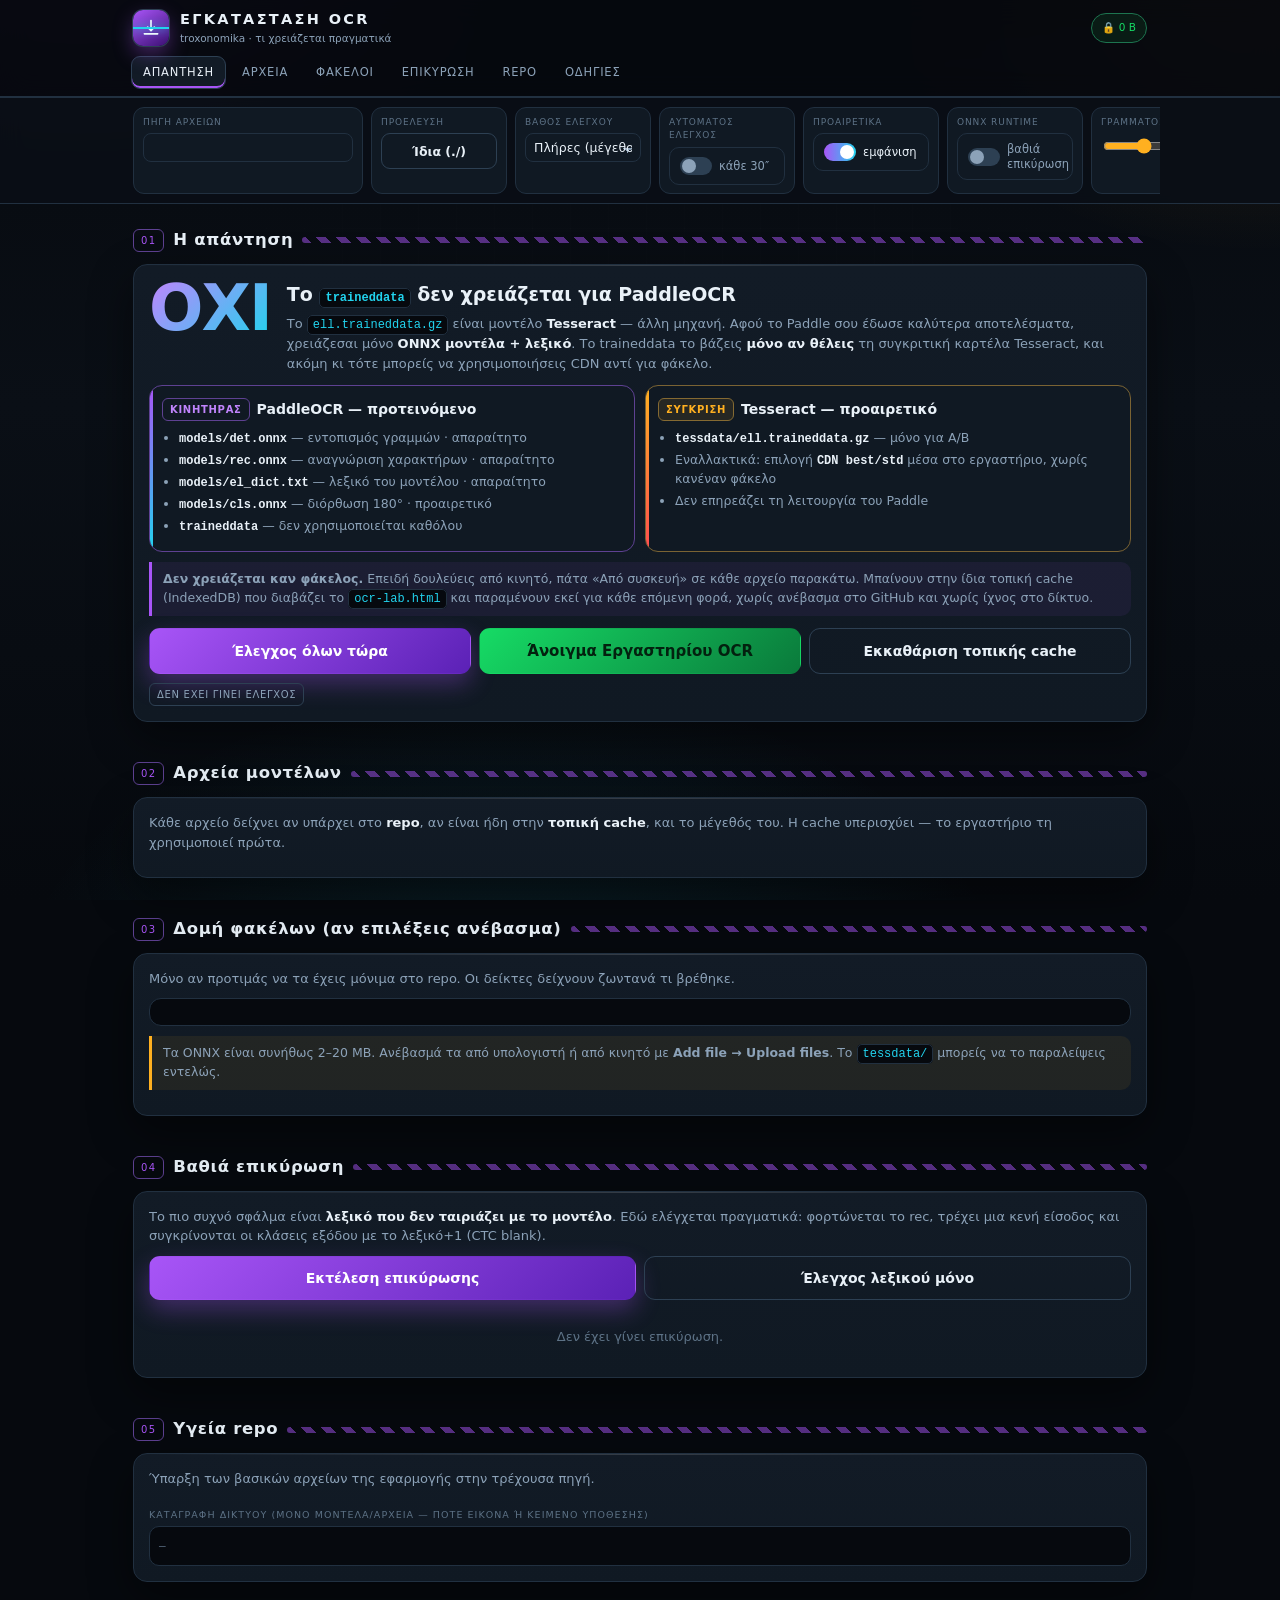
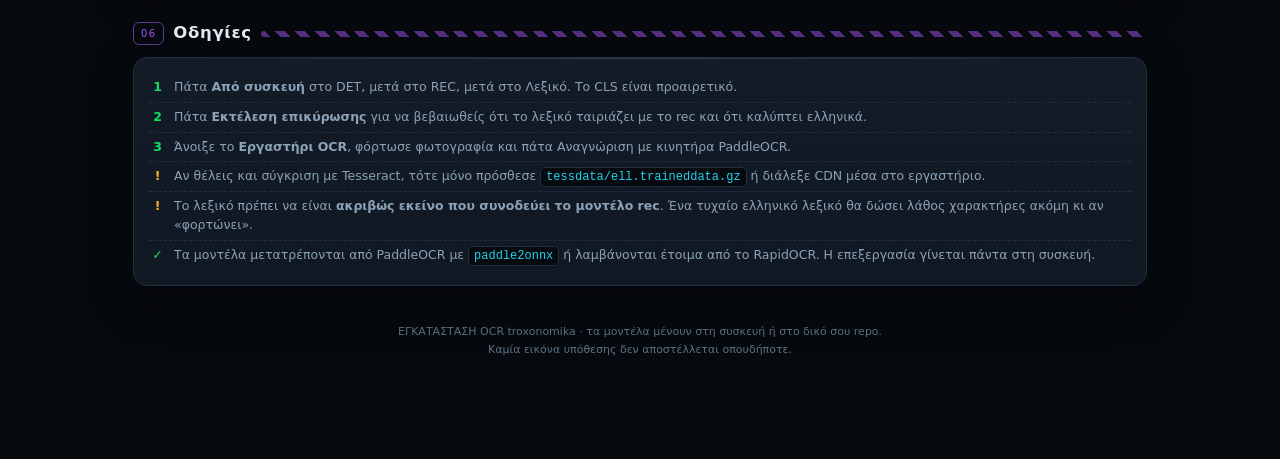
<file: ocr-lab.html>
<!doctype html>
<html lang="el">
<head>
<meta charset="utf-8">
<meta name="viewport" content="width=device-width, initial-scale=1, viewport-fit=cover">
<meta name="theme-color" content="#06090E">
<title>ΕΓΚΑΤΑΣΤΑΣΗ OCR · troxonomika</title>
<style>
:root{
  --a9:#06090E;--a8:#0A0F16;--a7:#101923;--sf:#121B26;--sf2:#18232F;--ln:#213040;--ln2:#2D4053;
  --ink:#E9F1F8;--mut:#8CA2B8;--dim:#5D7286;
  --paddle:#A855F7;--paddle2:#C084FC;--tess:#FFB020;--plate:#2F6BFF;--cyan:#22D3EE;
  --ok:#16DB65;--warn:#FFB020;--bad:#FF4D4F;--info:#22D3EE;
  --pad:15px;--r:14px;--fs:14px;--mono:ui-monospace,SFMono-Regular,Menlo,Consolas,monospace;
}
[data-theme="paper"]{
  --a9:#EFE9DC;--a8:#F6F1E6;--a7:#FCF8F0;--sf:#FFFDF8;--sf2:#F4EEE2;--ln:#DED4C2;--ln2:#C6BAA4;
  --ink:#141A22;--mut:#5A6472;--dim:#7B8695;--paddle:#7C22CE;--paddle2:#9333EA;--tess:#B07000;
  --plate:#1B4FD8;--cyan:#0E7490;--ok:#0E8F45;--warn:#B07000;--bad:#C62828;--info:#0E7490;
}
[data-density="tight"]{--pad:10px;--r:11px}
*{box-sizing:border-box}
html{scroll-behavior:smooth}
body{margin:0;background:var(--a9);color:var(--ink);font:15px/1.5 system-ui,-apple-system,"Segoe UI",Roboto,Arial,sans-serif;padding-bottom:96px;overflow-x:hidden}
body::before{content:"";position:fixed;inset:0;z-index:-2;pointer-events:none;background:
  radial-gradient(720px 460px at 6% -10%,rgba(168,85,247,.20),transparent 62%),
  radial-gradient(600px 420px at 98% 0%,rgba(255,176,32,.13),transparent 60%),
  radial-gradient(820px 560px at 40% 114%,rgba(34,211,238,.12),transparent 62%),
  linear-gradient(180deg,var(--a9),var(--a8) 45%,var(--a9))}
body::after{content:"";position:fixed;inset:0;z-index:-1;pointer-events:none;opacity:.4;
  background-image:linear-gradient(rgba(255,255,255,.03) 1px,transparent 1px),linear-gradient(90deg,rgba(255,255,255,.03) 1px,transparent 1px);
  background-size:38px 38px;mask-image:radial-gradient(circle at 50% 14%,#000,transparent 76%);animation:drift 40s linear infinite}
@keyframes drift{to{background-position:380px 0,0 380px}}
::-webkit-scrollbar{width:11px;height:11px}
::-webkit-scrollbar-track{background:var(--a8);border-left:1px solid var(--ln)}
::-webkit-scrollbar-thumb{background:linear-gradient(180deg,var(--paddle),var(--cyan));border-radius:20px;border:2px solid var(--a8)}
::-webkit-scrollbar-thumb:hover{background:linear-gradient(180deg,var(--tess),var(--plate))}
*{scrollbar-color:var(--paddle) var(--a8);scrollbar-width:thin}
.wrap{max-width:1040px;margin:0 auto;padding:0 13px}

header.top{position:sticky;top:0;z-index:70;backdrop-filter:blur(14px);background:color-mix(in srgb,var(--a9) 88%,transparent);border-bottom:1px solid var(--ln)}
.topin{display:flex;align-items:center;gap:11px;padding:9px 13px;max-width:1040px;margin:0 auto}
.mark{width:36px;height:36px;flex:none;border-radius:10px;display:grid;place-items:center;background:linear-gradient(145deg,var(--paddle),#3B0F73);box-shadow:0 0 0 1px var(--ln2),0 8px 20px rgba(168,85,247,.36);position:relative;overflow:hidden}
.mark::after{content:"";position:absolute;left:0;right:0;height:2px;background:var(--cyan);box-shadow:0 0 10px var(--cyan);animation:scan 2.8s ease-in-out infinite}
@keyframes scan{0%,100%{top:6px;opacity:.2}50%{top:28px;opacity:1}}
.brand b{display:block;font-size:14.5px;letter-spacing:.16em;text-transform:uppercase}
.brand span{display:block;font-size:10.5px;color:var(--mut)}
.priv{margin-left:auto;font-size:10.5px;color:var(--ok);border:1px solid color-mix(in srgb,var(--ok) 40%,var(--ln));background:color-mix(in srgb,var(--ok) 9%,transparent);padding:6px 10px;border-radius:999px;white-space:nowrap}
.priv.warn{color:var(--warn);border-color:color-mix(in srgb,var(--warn) 45%,var(--ln));background:color-mix(in srgb,var(--warn) 9%,transparent)}
nav.tabs{display:flex;gap:4px;overflow-x:auto;padding:0 11px 7px;max-width:1040px;margin:0 auto}
nav.tabs a{flex:none;font-size:11.5px;letter-spacing:.07em;text-transform:uppercase;color:var(--mut);text-decoration:none;padding:7px 11px;border-radius:9px;border:1px solid transparent;white-space:nowrap}
nav.tabs a.on{color:var(--ink);background:var(--sf);border-color:var(--ln2);box-shadow:inset 0 -2px 0 var(--paddle)}

.rail{position:sticky;top:92px;z-index:60;background:color-mix(in srgb,var(--a8) 93%,transparent);backdrop-filter:blur(12px);border-block:1px solid var(--ln)}
.railin{display:flex;gap:8px;overflow-x:auto;padding:9px 13px;max-width:1040px;margin:0 auto}
.ctl{flex:none;width:136px;display:flex;flex-direction:column;gap:4px;background:var(--a7);border:1px solid var(--ln);border-radius:11px;padding:8px 9px}
.ctl.w{width:230px}
.ctl>small{font-size:9px;letter-spacing:.1em;text-transform:uppercase;color:var(--dim);display:flex;justify-content:space-between}
.ctl>small b{color:var(--tess);font-weight:700}
input,select,textarea,button{font-family:inherit;font-size:var(--fs);color:var(--ink)}
input,select,textarea{width:100%;background:var(--a7);border:1px solid var(--ln);border-radius:10px;padding:9px 10px;outline:none}
input:focus,select:focus,textarea:focus{border-color:var(--paddle)}
select{appearance:none;background-image:linear-gradient(45deg,transparent 50%,var(--mut) 50%),linear-gradient(135deg,var(--mut) 50%,transparent 50%);background-position:calc(100% - 14px) 17px,calc(100% - 9px) 17px;background-size:5px 5px;background-repeat:no-repeat;padding-right:26px}
.ctl select,.ctl input{padding:6px 8px;font-size:12.5px;border-radius:8px}
.ctl select{background-position:calc(100% - 12px) 14px,calc(100% - 8px) 14px}
input[type=range]{padding:0;height:22px;background:transparent;border:0;accent-color:var(--tess)}
.sw{display:flex;align-items:center;gap:7px;background:var(--a7);border:1px solid var(--ln);border-radius:10px;padding:8px 10px;cursor:pointer;user-select:none;min-height:38px}
.sw i{width:32px;height:18px;border-radius:999px;background:var(--ln2);position:relative;flex:none;transition:.18s}
.sw i::after{content:"";position:absolute;top:2px;left:2px;width:14px;height:14px;border-radius:50%;background:var(--mut);transition:.18s}
.sw.on i{background:linear-gradient(90deg,var(--paddle),var(--cyan))}
.sw.on i::after{left:16px;background:#fff}
.sw span{font-size:11.5px;color:var(--mut);line-height:1.25}
.sw.on span{color:var(--ink)}
.btn{display:inline-flex;align-items:center;justify-content:center;gap:7px;border:1px solid var(--ln2);background:var(--sf2);border-radius:11px;padding:11px 14px;font-weight:650;cursor:pointer;transition:.14s;min-height:44px;text-decoration:none}
.btn:hover{border-color:var(--paddle);transform:translateY(-1px)}
.btn:active{transform:translateY(1px) scale(.99)}
.btn.pri{background:linear-gradient(135deg,var(--paddle),#5B21B6);border-color:transparent;color:#fff;box-shadow:0 10px 24px rgba(168,85,247,.32)}
.btn.go{background:linear-gradient(135deg,var(--ok),#0A7A3B);border-color:transparent;color:#03210F}
.btn.am{background:linear-gradient(135deg,var(--tess),#B07000);border-color:transparent;color:#231600}
.btn.gh{background:transparent}
.btn.sm{padding:7px 10px;min-height:36px;font-size:12.5px;border-radius:9px}
.btn.bad{color:var(--bad);border-color:color-mix(in srgb,var(--bad) 45%,var(--ln))}
.btn[disabled]{opacity:.45;pointer-events:none}
.row{display:flex;gap:8px;flex-wrap:wrap}
.row>.btn{flex:1 1 150px}

section{scroll-margin-top:190px;padding:24px 0 4px}
.hd{display:flex;align-items:center;gap:9px;margin:0 0 11px}
.hd h2{margin:0;font-size:16.5px;letter-spacing:.04em}
.hd .num{font-size:10px;letter-spacing:.13em;color:var(--paddle);border:1px solid color-mix(in srgb,var(--paddle) 45%,var(--ln));padding:3px 7px;border-radius:6px}
.hd .bar{flex:1;height:6px;border-radius:3px;opacity:.5;background:repeating-linear-gradient(45deg,var(--paddle) 0 7px,transparent 7px 14px)}
.card{background:linear-gradient(180deg,var(--sf),var(--a7));border:1px solid var(--ln);border-radius:var(--r);padding:var(--pad);box-shadow:0 16px 44px rgba(0,0,0,.45);margin-bottom:11px;position:relative;overflow:hidden}
.card::before{content:"";position:absolute;inset:0 0 auto;height:1px;background:linear-gradient(90deg,transparent,rgba(255,255,255,.15),transparent)}
.lead{color:var(--mut);font-size:13px;margin:0 0 10px}
.k{color:var(--ink);font-weight:650}
code.i{font-family:var(--mono);font-size:12px;background:var(--a9);border:1px solid var(--ln);padding:2px 5px;border-radius:5px;color:var(--cyan);word-break:break-all}

.answer{display:flex;gap:16px;align-items:flex-start;flex-wrap:wrap}
.big{font-size:64px;line-height:.9;font-weight:800;letter-spacing:-.03em;background:linear-gradient(135deg,var(--paddle2),var(--cyan));-webkit-background-clip:text;background-clip:text;color:transparent;flex:none}
.answer .txt{flex:1;min-width:230px}
.answer h3{margin:0 0 6px;font-size:19px}
.tracks{display:grid;gap:10px;grid-template-columns:1fr 1fr;margin-top:12px}
@media(max-width:700px){.tracks{grid-template-columns:1fr}.big{font-size:52px}}
.track{border:1px solid var(--ln2);border-radius:13px;padding:12px;background:var(--a7);position:relative;overflow:hidden}
.track.p{border-color:color-mix(in srgb,var(--paddle) 45%,var(--ln))}
.track.t{border-color:color-mix(in srgb,var(--tess) 40%,var(--ln))}
.track::after{content:"";position:absolute;inset:0 auto 0 0;width:3px}
.track.p::after{background:linear-gradient(180deg,var(--paddle),var(--cyan))}
.track.t::after{background:linear-gradient(180deg,var(--tess),var(--bad))}
.track h4{margin:0 0 4px;font-size:14px;display:flex;align-items:center;gap:7px}
.track ul{margin:8px 0 0;padding-left:17px;font-size:12.5px;color:var(--mut)}
.track li{margin:3px 0}
.track li b{color:var(--ink);font-family:var(--mono);font-size:12px}

.tag{font-size:10px;letter-spacing:.07em;text-transform:uppercase;padding:3px 7px;border-radius:6px;border:1px solid var(--ln2);color:var(--mut);white-space:nowrap}
.tag.g{color:var(--ok);border-color:color-mix(in srgb,var(--ok) 42%,var(--ln));background:color-mix(in srgb,var(--ok) 9%,transparent)}
.tag.a{color:var(--warn);border-color:color-mix(in srgb,var(--warn) 45%,var(--ln));background:color-mix(in srgb,var(--warn) 9%,transparent)}
.tag.r{color:var(--bad);border-color:color-mix(in srgb,var(--bad) 45%,var(--ln));background:color-mix(in srgb,var(--bad) 9%,transparent)}
.tag.v{color:var(--paddle2);border-color:color-mix(in srgb,var(--paddle) 45%,var(--ln))}
.tag.b{color:var(--cyan);border-color:color-mix(in srgb,var(--cyan) 40%,var(--ln))}
.stats{display:flex;gap:7px;flex-wrap:wrap;margin-top:9px}

.asset{border:1px solid var(--ln);border-radius:13px;background:var(--a7);margin-bottom:10px;overflow:hidden;transition:.16s}
.asset:hover{border-color:var(--ln2)}
.asset.ready{border-color:color-mix(in srgb,var(--ok) 34%,var(--ln))}
.asset.missing{border-color:color-mix(in srgb,var(--bad) 34%,var(--ln))}
.ah{display:flex;align-items:center;gap:9px;padding:11px 12px;background:var(--sf2);border-bottom:1px solid var(--ln);flex-wrap:wrap}
.ah .dot{width:9px;height:9px;border-radius:50%;background:var(--dim);flex:none;box-shadow:0 0 0 3px rgba(255,255,255,.03)}
.ah .dot.g{background:var(--ok);box-shadow:0 0 10px var(--ok)}
.ah .dot.r{background:var(--bad);box-shadow:0 0 10px var(--bad)}
.ah .dot.a{background:var(--warn);box-shadow:0 0 10px var(--warn)}
.ah .dot.busy{background:var(--cyan);animation:pulse 1s infinite}
@keyframes pulse{50%{opacity:.3}}
.ah b{font-family:var(--mono);font-size:13px}
.ah .sp{flex:1}
.ab{padding:11px 12px}
.ab .desc{font-size:12.5px;color:var(--mut);margin-bottom:8px}
.kv{display:grid;gap:6px;grid-template-columns:repeat(auto-fit,minmax(150px,1fr));font-size:11.5px;margin-bottom:9px}
.kv div{background:var(--a9);border:1px solid var(--ln);border-radius:9px;padding:7px 9px}
.kv small{display:block;font-size:9px;letter-spacing:.1em;text-transform:uppercase;color:var(--dim);margin-bottom:2px}
.kv span{font-family:var(--mono);color:var(--ink);word-break:break-all}

.tree{font-family:var(--mono);font-size:12.5px;background:var(--a9);border:1px solid var(--ln);border-radius:12px;padding:13px;overflow:auto;line-height:1.85}
.tree .d{color:var(--cyan)}
.tree .f{color:var(--ink)}
.tree .o{color:var(--dim)}
.tree .req{color:var(--bad);font-size:10px;letter-spacing:.08em}
.tree .opt{color:var(--warn);font-size:10px;letter-spacing:.08em}
.tree .ok{color:var(--ok);font-size:10px}

.verdict{border:1px solid var(--ln);border-radius:12px;padding:12px;background:var(--a7);margin-bottom:9px}
.verdict.ok{border-color:color-mix(in srgb,var(--ok) 40%,var(--ln))}
.verdict.bad{border-color:color-mix(in srgb,var(--bad) 45%,var(--ln))}
.verdict.warn{border-color:color-mix(in srgb,var(--warn) 45%,var(--ln))}
.verdict h4{margin:0 0 6px;font-size:13.5px;display:flex;gap:8px;align-items:center}
.verdict p{margin:0;font-size:12.5px;color:var(--mut)}
.chk{display:flex;gap:8px;align-items:flex-start;font-size:12.5px;padding:5px 0;border-bottom:1px dashed var(--ln)}
.chk:last-child{border:0}
.chk b{flex:none;width:17px;text-align:center}
.chk.p b{color:var(--ok)}.chk.f b{color:var(--bad)}.chk.w b{color:var(--warn)}
.chk span{color:var(--mut)}

.health{display:grid;gap:7px;grid-template-columns:repeat(auto-fit,minmax(158px,1fr))}
.hcell{display:flex;align-items:center;gap:8px;border:1px solid var(--ln);border-radius:10px;padding:9px 10px;background:var(--a7);font-family:var(--mono);font-size:12px}
.hcell i{width:8px;height:8px;border-radius:50%;background:var(--dim);flex:none;font-style:normal}
.hcell i.g{background:var(--ok)}.hcell i.r{background:var(--bad)}.hcell i.busy{background:var(--cyan);animation:pulse 1s infinite}

.net{font-family:var(--mono);font-size:11px;max-height:150px;overflow:auto;background:var(--a9);border:1px solid var(--ln);border-radius:10px;padding:9px}
.net div{padding:2px 0;color:var(--dim)}
.net div.ok{color:var(--ok)}.net div.err{color:var(--bad)}
.lbl{font-size:9.5px;letter-spacing:.11em;text-transform:uppercase;color:var(--dim);display:block;margin:9px 0 4px}
.empty{color:var(--dim);font-size:13px;text-align:center;padding:16px}
.note{font-size:12.5px;color:var(--mut);border-left:3px solid var(--paddle);padding:8px 11px;background:color-mix(in srgb,var(--paddle) 7%,transparent);border-radius:0 10px 10px 0;margin:10px 0}
.note.am{border-left-color:var(--tess);background:color-mix(in srgb,var(--tess) 7%,transparent)}
#toast{position:fixed;left:12px;right:12px;bottom:14px;z-index:99;display:grid;gap:8px;pointer-events:none}
.tst{background:var(--sf2);border:1px solid var(--ln2);border-left:4px solid var(--paddle);border-radius:12px;padding:11px 13px;font-size:13px;box-shadow:0 16px 40px rgba(0,0,0,.55);animation:up .22s ease}
.tst.ok{border-left-color:var(--ok)}.tst.err{border-left-color:var(--bad)}.tst.warn{border-left-color:var(--warn)}
@keyframes up{from{opacity:0;transform:translateY(14px)}}
.rise{animation:rise .5s cubic-bezier(.2,.7,.3,1) both}
@keyframes rise{from{opacity:0;transform:translateY(16px)}}
footer{color:var(--dim);font-size:11px;text-align:center;padding:22px 13px 6px;line-height:1.7}
@media(max-width:520px){.brand span{display:none}section{scroll-margin-top:214px}.rail{top:90px}}
</style>
</head>
<body>

<header class="top">
  <div class="topin">
    <div class="mark"><svg width="20" height="20" viewBox="0 0 24 24" fill="none" stroke="#fff" stroke-width="2" stroke-linecap="round"><path d="M12 3v10M8 11l4 4 4-4M4 19h16"/></svg></div>
    <div class="brand"><b>Εγκατάσταση OCR</b><span>troxonomika · τι χρειάζεται πραγματικά</span></div>
    <div class="priv" id="priv">🔒 0 B</div>
  </div>
  <nav class="tabs" id="tabs">
    <a href="#ans" class="on">Απάντηση</a><a href="#assets">Αρχεία</a><a href="#tree">Φάκελοι</a>
    <a href="#deep">Επικύρωση</a><a href="#health">Repo</a><a href="#how">Οδηγίες</a>
  </nav>
</header>

<div class="rail"><div class="railin">
  <label class="ctl w"><small>Πηγή αρχείων</small><input id="cBase" spellcheck="false"></label>
  <div class="ctl"><small>Προέλευση</small><button class="btn sm gh" id="cSame">Ίδια (./)</button></div>
  <label class="ctl"><small>Βάθος ελέγχου</small><select id="cDepth">
    <option value="head">Ύπαρξη (γρήγορο)</option><option value="get" selected>Πλήρες (μέγεθος+cache)</option></select></label>
  <div class="ctl"><small>Αυτόματος έλεγχος</small><div class="sw" id="cAuto"><i></i><span>κάθε 30″</span></div></div>
  <div class="ctl"><small>Προαιρετικά</small><div class="sw on" id="cOpt"><i></i><span>εμφάνιση</span></div></div>
  <div class="ctl"><small>ONNX Runtime</small><div class="sw" id="cOrt"><i></i><span>βαθιά επικύρωση</span></div></div>
  <label class="ctl"><small>Γραμματοσειρά <b id="vFs">14</b>px</small><input type="range" id="cFs" min="12" max="18" step="1" value="14"></label>
  <label class="ctl"><small>Πυκνότητα</small><select id="cDens"><option value="cozy">Άνετη</option><option value="tight">Συμπαγής</option></select></label>
  <label class="ctl"><small>Θέμα</small><select id="cTheme"><option value="asphalt">Ασφάλτινο</option><option value="paper">Χαρτί</option></select></label>
  <div class="ctl"><small>Ενέργειες</small><button class="btn sm gh" id="cReset">Επαναφορά</button></div>
  <div class="ctl"><small>Εξαγωγή</small><button class="btn sm gh" id="cExport">Manifest</button></div>
</div></div>

<div class="wrap">

<section id="ans" class="rise">
  <div class="hd"><span class="num">01</span><h2>Η απάντηση</h2><span class="bar"></span></div>
  <div class="card">
    <div class="answer">
      <div class="big">ΟΧΙ</div>
      <div class="txt">
        <h3>Το <code class="i">traineddata</code> δεν χρειάζεται για PaddleOCR</h3>
        <p class="lead" style="margin:0">Το <code class="i">ell.traineddata.gz</code> είναι μοντέλο <span class="k">Tesseract</span> — άλλη μηχανή. Αφού το Paddle σου έδωσε καλύτερα αποτελέσματα, χρειάζεσαι μόνο <span class="k">ONNX μοντέλα + λεξικό</span>. Το traineddata το βάζεις <span class="k">μόνο αν θέλεις</span> τη συγκριτική καρτέλα Tesseract, και ακόμη κι τότε μπορείς να χρησιμοποιήσεις CDN αντί για φάκελο.</p>
      </div>
    </div>
    <div class="tracks">
      <div class="track p">
        <h4><span class="tag v">ΚΙΝΗΤΗΡΑΣ</span> PaddleOCR — προτεινόμενο</h4>
        <ul>
          <li><b>models/det.onnx</b> — εντοπισμός γραμμών · απαραίτητο</li>
          <li><b>models/rec.onnx</b> — αναγνώριση χαρακτήρων · απαραίτητο</li>
          <li><b>models/el_dict.txt</b> — λεξικό του μοντέλου · απαραίτητο</li>
          <li><b>models/cls.onnx</b> — διόρθωση 180° · προαιρετικό</li>
          <li><b>traineddata</b> — δεν χρησιμοποιείται καθόλου</li>
        </ul>
      </div>
      <div class="track t">
        <h4><span class="tag a">ΣΥΓΚΡΙΣΗ</span> Tesseract — προαιρετικό</h4>
        <ul>
          <li><b>tessdata/ell.traineddata.gz</b> — μόνο για A/B</li>
          <li>Εναλλακτικά: επιλογή <b>CDN best/std</b> μέσα στο εργαστήριο, χωρίς κανέναν φάκελο</li>
          <li>Δεν επηρεάζει τη λειτουργία του Paddle</li>
        </ul>
      </div>
    </div>
    <div class="note"><b>Δεν χρειάζεται καν φάκελος.</b> Επειδή δουλεύεις από κινητό, πάτα «Από συσκευή» σε κάθε αρχείο παρακάτω. Μπαίνουν στην ίδια τοπική cache (IndexedDB) που διαβάζει το <code class="i">ocr-lab.html</code> και παραμένουν εκεί για κάθε επόμενη φορά, χωρίς ανέβασμα στο GitHub και χωρίς ίχνος στο δίκτυο.</div>
    <div class="row" style="margin-top:12px">
      <button class="btn pri" id="btnProbeAll">Έλεγχος όλων τώρα</button>
      <a class="btn go" href="./ocr-lab.html">Άνοιγμα Εργαστηρίου OCR</a>
      <button class="btn gh" id="btnClearCache">Εκκαθάριση τοπικής cache</button>
    </div>
    <div class="stats" id="summary"><span class="tag">δεν έχει γίνει έλεγχος</span></div>
  </div>
</section>

<section id="assets">
  <div class="hd"><span class="num">02</span><h2>Αρχεία μοντέλων</h2><span class="bar"></span></div>
  <div class="card">
    <p class="lead">Κάθε αρχείο δείχνει αν υπάρχει στο <span class="k">repo</span>, αν είναι ήδη στην <span class="k">τοπική cache</span>, και το μέγεθός του. Η cache υπερισχύει — το εργαστήριο τη χρησιμοποιεί πρώτα.</p>
    <div id="assetList"></div>
  </div>
</section>

<section id="tree">
  <div class="hd"><span class="num">03</span><h2>Δομή φακέλων (αν επιλέξεις ανέβασμα)</h2><span class="bar"></span></div>
  <div class="card">
    <p class="lead">Μόνο αν προτιμάς να τα έχεις μόνιμα στο repo. Οι δείκτες δείχνουν ζωντανά τι βρέθηκε.</p>
    <div class="tree" id="treeView"></div>
    <div class="note am">Τα ONNX είναι συνήθως 2–20 MB. Ανέβασμά τα από υπολογιστή ή από κινητό με <b>Add file → Upload files</b>. Το <code class="i">tessdata/</code> μπορείς να το παραλείψεις εντελώς.</div>
  </div>
</section>

<section id="deep">
  <div class="hd"><span class="num">04</span><h2>Βαθιά επικύρωση</h2><span class="bar"></span></div>
  <div class="card">
    <p class="lead">Το πιο συχνό σφάλμα είναι <span class="k">λεξικό που δεν ταιριάζει με το μοντέλο</span>. Εδώ ελέγχεται πραγματικά: φορτώνεται το rec, τρέχει μια κενή είσοδος και συγκρίνονται οι κλάσεις εξόδου με το λεξικό+1 (CTC blank).</p>
    <div class="row"><button class="btn pri" id="btnDeep">Εκτέλεση επικύρωσης</button><button class="btn gh" id="btnDictOnly">Έλεγχος λεξικού μόνο</button></div>
    <div id="deepOut" style="margin-top:11px"><div class="empty">Δεν έχει γίνει επικύρωση.</div></div>
  </div>
</section>

<section id="health">
  <div class="hd"><span class="num">05</span><h2>Υγεία repo</h2><span class="bar"></span></div>
  <div class="card">
    <p class="lead">Ύπαρξη των βασικών αρχείων της εφαρμογής στην τρέχουσα πηγή.</p>
    <div class="health" id="healthGrid"></div>
    <label class="lbl">Καταγραφή δικτύου (μόνο μοντέλα/αρχεία — ποτέ εικόνα ή κείμενο υπόθεσης)</label>
    <div class="net" id="netLog"><div>—</div></div>
  </div>
</section>

<section id="how">
  <div class="hd"><span class="num">06</span><h2>Οδηγίες</h2><span class="bar"></span></div>
  <div class="card">
    <div class="chk p"><b>1</b><span>Πάτα <span class="k">Από συσκευή</span> στο DET, μετά στο REC, μετά στο Λεξικό. Το CLS είναι προαιρετικό.</span></div>
    <div class="chk p"><b>2</b><span>Πάτα <span class="k">Εκτέλεση επικύρωσης</span> για να βεβαιωθείς ότι το λεξικό ταιριάζει με το rec και ότι καλύπτει ελληνικά.</span></div>
    <div class="chk p"><b>3</b><span>Άνοιξε το <span class="k">Εργαστήρι OCR</span>, φόρτωσε φωτογραφία και πάτα Αναγνώριση με κινητήρα PaddleOCR.</span></div>
    <div class="chk w"><b>!</b><span>Αν θέλεις και σύγκριση με Tesseract, τότε μόνο πρόσθεσε <code class="i">tessdata/ell.traineddata.gz</code> ή διάλεξε CDN μέσα στο εργαστήριο.</span></div>
    <div class="chk w"><b>!</b><span>Το λεξικό πρέπει να είναι <span class="k">ακριβώς εκείνο που συνοδεύει το μοντέλο rec</span>. Ένα τυχαίο ελληνικό λεξικό θα δώσει λάθος χαρακτήρες ακόμη κι αν «φορτώνει».</span></div>
    <div class="chk p"><b>✓</b><span>Τα μοντέλα μετατρέπονται από PaddleOCR με <code class="i">paddle2onnx</code> ή λαμβάνονται έτοιμα από το RapidOCR. Η επεξεργασία γίνεται πάντα στη συσκευή.</span></div>
  </div>
</section>

<footer>ΕΓΚΑΤΑΣΤΑΣΗ OCR troxonomika · τα μοντέλα μένουν στη συσκευή ή στο δικό σου repo.<br>Καμία εικόνα υπόθεσης δεν αποστέλλεται οπουδήποτε.</footer>
</div>

<div id="toast"></div>
<input type="file" id="hiddenFile" hidden>

<script>
(function(){
"use strict";
var $=function(s){return document.querySelector(s);};
function esc(s){return String(s==null?"":s).replace(/[&<>"']/g,function(c){return{"&":"&amp;","<":"&lt;",">":"&gt;",'"':"&quot;","'":"&#39;"}[c];});}
function toast(m,k){var t=document.createElement("div");t.className="tst "+(k||"");t.textContent=m;$("#toast").appendChild(t);setTimeout(function(){t.style.opacity=0;t.style.transition="opacity .3s";setTimeout(function(){t.remove();},320);},4200);}
function fmtSize(b){if(b==null)return "—";return b>=1048576?(b/1048576).toFixed(2)+" MB":b>=1024?(b/1024).toFixed(0)+" KB":b+" B";}
function dl(n,t,ty){var b=new Blob([t],{type:ty||"application/json;charset=utf-8"}),u=URL.createObjectURL(b),a=document.createElement("a");a.href=u;a.download=n;document.body.appendChild(a);a.click();setTimeout(function(){URL.revokeObjectURL(u);a.remove();},1500);}

var DEF_BASE="https://raw.githubusercontent.com/giadokimes/troxonomika/main/";
var SET={base:DEF_BASE,depth:"get",auto:false,opt:true,ort:false,fs:14,dens:"cozy",theme:"asphalt"};
try{var s0=JSON.parse(localStorage.getItem("troxo_setup_set")||"null");if(s0)for(var k0 in SET)if(s0[k0]!==undefined)SET[k0]=s0[k0];}catch(e){}
function saveSet(){try{localStorage.setItem("troxo_setup_set",JSON.stringify(SET));}catch(e){}}

/* ---- network accounting ---- */
var NET={bytes:0,lines:[]},origFetch=window.fetch;
function netAdd(u,ok,size){
  NET.lines.unshift({u:u,ok:ok,s:size||0});if(ok&&size)NET.bytes+=size;
  $("#netLog").innerHTML=NET.lines.slice(0,30).map(function(l){
    return '<div class="'+(l.ok?"ok":"err")+'">'+(l.ok?"✓":"✕")+" "+esc(l.u.replace(SET.base,"…/"))+(l.s?" · "+fmtSize(l.s):"")+"</div>";}).join("")||"<div>—</div>";
  var p=$("#priv");p.className=NET.bytes?"priv warn":"priv";
  p.textContent=NET.bytes?("🔒 εικόνα 0 B · "+fmtSize(NET.bytes)):"🔒 0 B";
}

/* ---- IndexedDB (ίδια βάση με το ocr-lab.html) ---- */
function idb(){return new Promise(function(res,rej){
  var r=indexedDB.open("troxo_ocr_models",1);
  r.onupgradeneeded=function(){var db=r.result;if(!db.objectStoreNames.contains("m"))db.createObjectStore("m");};
  r.onsuccess=function(){res(r.result);};r.onerror=function(){rej(r.error);};});}
function idbPut(k,v){return idb().then(function(db){return new Promise(function(res,rej){
  var t=db.transaction("m","readwrite");t.objectStore("m").put(v,k);t.oncomplete=function(){res();};t.onerror=function(){rej(t.error);};});});}
function idbGet(k){return idb().then(function(db){return new Promise(function(res){
  var t=db.transaction("m","readonly"),q=t.objectStore("m").get(k);
  q.onsuccess=function(){res(q.result||null);};q.onerror=function(){res(null);};});}).catch(function(){return null;});}
function idbDel(k){return idb().then(function(db){return new Promise(function(res){
  var t=db.transaction("m","readwrite");if(k)t.objectStore("m").delete(k);else t.objectStore("m").clear();
  t.oncomplete=function(){res();};t.onerror=function(){res();};});}).catch(function(){});}

/* ---- assets ---- */
var ASSETS=[
 {k:"det", track:"p", dir:"models", file:"det.onnx", req:true, kind:"bin", cacheable:true,
  desc:"Εντοπισμός περιοχών κειμένου (DBNet). Χωρίς αυτό δεν βρίσκονται γραμμές.", min:150*1024},
 {k:"rec", track:"p", dir:"models", file:"rec.onnx", req:true, kind:"bin", cacheable:true,
  desc:"Αναγνώριση χαρακτήρων (CRNN/SVTR). Καθορίζει την ακρίβεια στα ελληνικά.", min:400*1024},
 {k:"dict",track:"p", dir:"models", file:"el_dict.txt", req:true, kind:"text", cacheable:true,
  desc:"Λεξικό χαρακτήρων — ένας ανά γραμμή. Πρέπει να είναι το dict του συγκεκριμένου rec.", min:20},
 {k:"cls", track:"p", dir:"models", file:"cls.onnx", req:false, kind:"bin", cacheable:true,
  desc:"Ταξινόμηση περιστροφής 0/180°. Χρήσιμο σε ανάποδα σκαναρίσματα.", min:80*1024},
 {k:"tess",track:"t", dir:"tessdata", file:"ell.traineddata.gz", req:false, kind:"bin", cacheable:false,
  desc:"Ελληνικό μοντέλο Tesseract. Απαραίτητο ΜΟΝΟ για τη συγκριτική καρτέλα Tesseract.", min:500*1024}
];
var ST={};
ASSETS.forEach(function(a){ST[a.k]={repo:null,size:null,busy:false,cache:null,cacheName:null,err:null};});

function urlFor(a){return SET.base.replace(/\/?$/,"/")+"/"+a.dir+"/"+a.file;}
function renderAssets(){
  var list=ASSETS.filter(function(a){return SET.opt||a.req;});
  $("#assetList").innerHTML=list.map(function(a){
    var s=ST[a.k];
    var ready=s.cache||s.repo===true;
    var cls=s.busy?"":(ready?"ready":(a.req?"missing":""));
    var dot=s.busy?"busy":(ready?"g":(s.repo===false?(a.req?"r":"a"):""));
    var status=s.busy?"έλεγχος…":s.cache?"στη συσκευή":s.repo===true?"στο repo":s.repo===false?"λείπει":"άγνωστο";
    var stTag=s.cache?"g":s.repo===true?"b":s.repo===false?(a.req?"r":"a"):"";
    var h='<div class="asset '+cls+'" data-k="'+a.k+'"><div class="ah"><i class="dot '+dot+'"></i><b>'+esc(a.file)+'</b>'+
      '<span class="tag '+(a.track==="p"?"v":"a")+'">'+(a.track==="p"?"PADDLE":"TESSERACT")+'</span>'+
      '<span class="tag '+(a.req?"r":"")+'">'+(a.req?"απαραίτητο":"προαιρετικό")+'</span><span class="sp"></span>'+
      '<span class="tag '+stTag+'">'+status+'</span></div><div class="ab"><div class="desc">'+esc(a.desc)+'</div>';
    h+='<div class="kv"><div><small>Διαδρομή</small><span>'+esc(a.dir+"/"+a.file)+'</span></div>'+
       '<div><small>Μέγεθος repo</small><span>'+(s.size!=null?fmtSize(s.size):"—")+'</span></div>'+
       '<div><small>Τοπική cache</small><span>'+(s.cache?fmtSize(s.cache)+(s.cacheName?" · "+esc(String(s.cacheName).slice(0,22)):""):"—")+'</span></div></div>';
    h+='<div class="row">';
    if(a.cacheable)h+='<button class="btn sm pri" data-a="dev">Από συσκευή</button>';
    h+='<button class="btn sm" data-a="probe">Έλεγχος στο repo</button>';
    if(a.cacheable&&s.repo===true)h+='<button class="btn sm gh" data-a="pull">Λήψη σε cache</button>';
    if(a.cacheable&&s.cache)h+='<button class="btn sm bad" data-a="del">Αφαίρεση</button>';
    h+='</div>';
    if(s.err)h+='<div class="note am" style="margin:9px 0 0">'+esc(s.err)+'</div>';
    return h+'</div>';
  }).join("");
  renderSummary();renderTree();
}
function renderSummary(){
  var need=ASSETS.filter(function(a){return a.req;});
  var have=need.filter(function(a){return ST[a.k].cache||ST[a.k].repo===true;}).length;
  var tess=ST.tess.cache||ST.tess.repo===true;
  var cls=ST.cls.cache||ST.cls.repo===true;
  $("#summary").innerHTML=
    '<span class="tag '+(have===need.length?"g":"r")+'">Paddle: '+have+"/"+need.length+' απαραίτητα</span>'+
    '<span class="tag '+(cls?"g":"")+'">cls: '+(cls?"ναι":"όχι (εντάξει)")+'</span>'+
    '<span class="tag '+(tess?"b":"")+'">traineddata: '+(tess?"υπάρχει":"δεν χρειάζεται")+'</span>'+
    '<span class="tag '+(have===need.length?"g":"a")+'">'+(have===need.length?"έτοιμο για αναγνώριση":"λείπουν αρχεία")+'</span>';
}
function renderTree(){
  function mark(k){var s=ST[k];return s.cache?'<span class="ok">✓ συσκευή</span>':s.repo===true?'<span class="ok">✓ repo</span>':s.repo===false?'<span class="req">✕ λείπει</span>':'<span class="o">· άγνωστο</span>';}
  var h='<span class="d">troxonomika/</span>\n';
  h+='├─ <span class="d">models/</span>            <span class="o">← PaddleOCR</span>\n';
  h+='│  ├─ <span class="f">det.onnx</span>        '+mark("det")+' <span class="req">ΑΠΑΡΑΙΤΗΤΟ</span>\n';
  h+='│  ├─ <span class="f">rec.onnx</span>        '+mark("rec")+' <span class="req">ΑΠΑΡΑΙΤΗΤΟ</span>\n';
  h+='│  ├─ <span class="f">el_dict.txt</span>     '+mark("dict")+' <span class="req">ΑΠΑΡΑΙΤΗΤΟ</span>\n';
  h+='│  └─ <span class="f">cls.onnx</span>        '+mark("cls")+' <span class="opt">προαιρετικό</span>\n';
  h+='├─ <span class="d">tessdata/</span>          <span class="o">← μόνο για σύγκριση</span>\n';
  h+='│  └─ <span class="o">ell.traineddata.gz</span> '+mark("tess")+' <span class="opt">ΔΕΝ χρειάζεται για Paddle</span>\n';
  h+='├─ <span class="f">ocr-lab.html</span>\n';
  h+='├─ <span class="f">setup.html</span>          <span class="o">← αυτή η σελίδα</span>\n';
  h+='├─ <span class="f">ocr-parser.js</span>\n';
  h+='└─ <span class="f">app.js · index.html · style.css · sw.js</span>';
  $("#treeView").innerHTML=h;
}

/* ---- probing ---- */
function probe(a){
  var s=ST[a.k];s.busy=true;s.err=null;renderAssets();
  var url=urlFor(a);
  var opt=SET.depth==="head"?{method:"HEAD",cache:"no-store"}:{cache:"no-store"};
  return origFetch(url,opt).then(function(r){
    var len=r.headers.get("content-length");
    netAdd(url,r.ok,len?+len:0);
    if(!r.ok){s.repo=false;s.size=null;throw new Error("HTTP "+r.status);}
    s.repo=true;
    if(SET.depth==="head"){s.size=len?+len:null;return null;}
    return a.kind==="text"?r.text():r.arrayBuffer();
  }).then(function(data){
    if(data==null)return;
    if(a.kind==="text"){s.size=new Blob([data]).size;if(a.cacheable)return idbPut(a.k,{text:data,name:a.file}).then(function(){s.cache=s.size;s.cacheName=a.file;});}
    else{s.size=data.byteLength;
      if(s.size<a.min)s.err="Ύποπτα μικρό αρχείο ("+fmtSize(s.size)+") — πιθανό placeholder ή σφάλμα λήψης.";
      if(a.cacheable)return idbPut(a.k,{buf:data,name:a.file}).then(function(){s.cache=s.size;s.cacheName=a.file;});}
  }).catch(function(e){
    if(s.repo!==false){s.repo=false;}
    s.err=(e&&e.message)||"αποτυχία";
    netAdd(url,false,0);
  }).then(function(){s.busy=false;renderAssets();});
}
function probeAll(){
  var list=ASSETS.filter(function(a){return SET.opt||a.req;});
  return list.reduce(function(p,a){return p.then(function(){return probe(a);});},Promise.resolve())
    .then(function(){toast("Ο έλεγχος ολοκληρώθηκε.","ok");healthCheck();});
}
$("#btnProbeAll").onclick=probeAll;

$("#assetList").addEventListener("click",function(e){
  var b=e.target.closest("[data-a]");if(!b)return;
  var k=e.target.closest(".asset").dataset.k;
  var a=ASSETS.filter(function(x){return x.k===k;})[0],s=ST[k],act=b.dataset.a;
  if(act==="probe")probe(a);
  if(act==="pull")probe(a).then(function(){toast(s.cache?"Αποθηκεύτηκε στη συσκευή.":"Δεν αποθηκεύτηκε.",s.cache?"ok":"err");});
  if(act==="del")idbDel(k).then(function(){s.cache=null;s.cacheName=null;renderAssets();toast("Αφαιρέθηκε από τη συσκευή.","warn");});
  if(act==="dev"){
    var inp=$("#hiddenFile");
    inp.accept=a.kind==="text"?".txt,text/plain":".onnx,application/octet-stream";
    inp.onchange=function(){
      var f=inp.files[0];if(!f)return;
      if(a.kind==="text"){
        f.text().then(function(t){return idbPut(k,{text:t,name:f.name}).then(function(){
          s.cache=new Blob([t]).size;s.cacheName=f.name;s.err=null;renderAssets();toast(a.file+" ← "+f.name,"ok");});});
      }else{
        f.arrayBuffer().then(function(buf){
          var warn=buf.byteLength<a.min?"Προσοχή: πολύ μικρό αρχείο.":"";
          return idbPut(k,{buf:buf,name:f.name}).then(function(){
            s.cache=buf.byteLength;s.cacheName=f.name;s.err=warn||null;renderAssets();toast(a.file+" ← "+f.name+" ("+fmtSize(buf.byteLength)+")","ok");});});
      }
      inp.value="";
    };
    inp.click();
  }
});
$("#btnClearCache").onclick=function(){
  idbDel(null).then(function(){ASSETS.forEach(function(a){ST[a.k].cache=null;ST[a.k].cacheName=null;});renderAssets();toast("Η τοπική cache καθαρίστηκε.","warn");});
};

/* ---- deep validation ---- */
function ensureOrt(){
  if(window.ort)return Promise.resolve();
  return new Promise(function(res,rej){
    var sc=document.createElement("script");
    sc.src="https://cdn.jsdelivr.net/npm/onnxruntime-web@1.19.2/dist/ort.min.js";
    sc.onload=function(){try{window.ort.env.wasm.wasmPaths="https://cdn.jsdelivr.net/npm/onnxruntime-web@1.19.2/dist/";window.ort.env.wasm.numThreads=1;window.ort.env.wasm.simd=true;}catch(e){}res();};
    sc.onerror=function(){rej(new Error("δεν φορτώθηκε το ONNX Runtime"));};
    document.head.appendChild(sc);
  });
}
function getBytes(k){
  return idbGet(k).then(function(v){
    if(v&&v.buf)return v.buf;
    var a=ASSETS.filter(function(x){return x.k===k;})[0];
    return origFetch(urlFor(a),{cache:"force-cache"}).then(function(r){
      if(!r.ok)throw new Error("δεν βρέθηκε "+a.file);
      netAdd(urlFor(a),true,+(r.headers.get("content-length")||0));return r.arrayBuffer();});
  });
}
function getDictText(){
  return idbGet("dict").then(function(v){
    if(v&&v.text)return v.text;
    var a=ASSETS.filter(function(x){return x.k==="dict";})[0];
    return origFetch(urlFor(a),{cache:"force-cache"}).then(function(r){
      if(!r.ok)throw new Error("δεν βρέθηκε el_dict.txt");return r.text();});
  });
}
function parseDict(t){
  var lines=t.split(/\r?\n/);
  while(lines.length&&lines[lines.length-1]==="")lines.pop();
  var chars=lines.slice();
  if(chars[chars.length-1]!==" ")chars.push(" ");
  var greek=chars.filter(function(c){return /^[Α-Ωα-ωάέήίόύώϊϋΐΰΆΈΉΊΌΎΏ]$/.test(c);}).length;
  var digit=chars.filter(function(c){return /^[0-9]$/.test(c);}).length;
  return {chars:chars,greek:greek,digit:digit};
}
function verdict(cls,title,body){return '<div class="verdict '+cls+'"><h4>'+title+'</h4><p>'+body+'</p></div>';}
function chk(ok,label,detail,warn){return '<div class="chk '+(ok?"p":(warn?"w":"f"))+'"><b>'+(ok?"✓":(warn?"•":"✕"))+'</b><span>'+esc(label)+(detail?" — "+esc(detail):"")+'</span></div>';}

$("#btnDictOnly").onclick=function(){
  $("#deepOut").innerHTML='<div class="empty">Έλεγχος λεξικού…</div>';
  getDictText().then(function(t){
    var d=parseDict(t),h="";
    h+=verdict(d.greek>=25?"ok":"warn","Λεξικό: "+d.chars.length+" χαρακτήρες",
      "Ελληνικά: "+d.greek+" · Ψηφία: "+d.digit+" · Αναμενόμενες κλάσεις μοντέλου: "+(d.chars.length+1));
    h+=chk(d.greek>=25,"Κάλυψη ελληνικών",d.greek>=25?"επαρκής":"λίγοι ελληνικοί χαρακτήρες — το μοντέλο πιθανόν δεν διαβάζει ελληνικά",d.greek<25);
    h+=chk(d.digit>=10,"Κάλυψη ψηφίων",d.digit+"/10",d.digit<10);
    h+=chk(true,"Δείγμα","«"+d.chars.slice(0,26).join("")+"»");
    $("#deepOut").innerHTML=h;
  }).catch(function(e){$("#deepOut").innerHTML=verdict("bad","Δεν βρέθηκε λεξικό",esc(e.message));});
};

$("#btnDeep").onclick=function(){
  var out=$("#deepOut");
  out.innerHTML='<div class="empty">Φόρτωση μοντέλων και επικύρωση…</div>';
  var report=[],dictInfo=null,recDims=null;
  getDictText().then(function(t){
    dictInfo=parseDict(t);
    report.push(chk(true,"Λεξικό φορτώθηκε",dictInfo.chars.length+" χαρακτήρες"));
    report.push(chk(dictInfo.greek>=25,"Ελληνική κάλυψη",dictInfo.greek+" ελληνικοί χαρακτήρες",dictInfo.greek<25));
    return ensureOrt();
  }).then(function(){
    report.push(chk(true,"ONNX Runtime διαθέσιμο","WASM"));
    return getBytes("rec");
  }).then(function(buf){
    report.push(chk(buf.byteLength>400*1024,"Μέγεθος rec",fmtSize(buf.byteLength),buf.byteLength<=400*1024));
    return window.ort.InferenceSession.create(buf,{executionProviders:["wasm"],graphOptimizationLevel:"all"});
  }).then(function(sess){
    report.push(chk(true,"rec φορτώθηκε","είσοδοι: "+sess.inputNames.join(", ")+" · έξοδοι: "+sess.outputNames.join(", ")));
    function attempt(hh){
      var W=320,f=new Float32Array(3*hh*W),feeds={};
      feeds[sess.inputNames[0]]=new window.ort.Tensor("float32",f,[1,3,hh,W]);
      return sess.run(feeds).then(function(r){return r[sess.outputNames[0]].dims;});
    }
    return attempt(48).catch(function(){return attempt(32);});
  }).then(function(dims){
    recDims=dims;
    report.push(chk(dims.length===3,"Σχήμα εξόδου rec","["+dims.join(", ")+"]",dims.length!==3));
    var classes=dims[dims.length-1],expect=dictInfo.chars.length+1;
    var match=classes===expect;
    report.push(chk(match,"Αντιστοιχία λεξικού ↔ μοντέλου",
      "κλάσεις μοντέλου "+classes+" vs λεξικό+1 = "+expect+(match?"":" → ΦΟΡΤΩΣΕ ΤΟ ΣΩΣΤΟ dict"));
    out.innerHTML=verdict(match?"ok":"bad",
      match?"Έτοιμο για αναγνώριση":"Αναντιστοιχία λεξικού",
      match?"Το rec και το λεξικό συμφωνούν. Μπορείς να ανοίξεις το Εργαστήρι OCR."
           :"Το μοντέλο αναγνώρισης και το λεξικό δεν ταιριάζουν. Θα παραχθούν λάθος χαρακτήρες. Χρειάζεται το dict που συνοδεύει το συγκεκριμένο rec.")
      +report.join("");
    return getBytes("det").then(function(buf){
      return window.ort.InferenceSession.create(buf,{executionProviders:["wasm"]}).then(function(ds){
        var W=320,H=320,f=new Float32Array(3*H*W),feeds={};
        feeds[ds.inputNames[0]]=new window.ort.Tensor("float32",f,[1,3,H,W]);
        return ds.run(feeds).then(function(r){
          var d=r[ds.outputNames[0]].dims;
          report.push(chk(true,"det εκτελέστηκε","χάρτης ["+d.join(", ")+"]"));
          out.innerHTML=verdict(match?"ok":"bad",match?"Έτοιμο για αναγνώριση":"Αναντιστοιχία λεξικού",
            match?"Και ο εντοπισμός λειτουργεί. Άνοιξε το Εργαστήρι OCR."
                 :"Ο εντοπισμός λειτουργεί, αλλά το λεξικό δεν ταιριάζει με το rec.")+report.join("");
        });
      });
    }).catch(function(e){
      report.push(chk(false,"det",e.message));
      out.innerHTML=verdict("warn","Ο εντοπισμός δεν επικυρώθηκε","Το rec ελέγχθηκε, αλλά το det απέτυχε: "+esc(e.message))+report.join("");
    });
  }).catch(function(e){
    report.push(chk(false,"Σφάλμα",e.message));
    out.innerHTML=verdict("bad","Η επικύρωση δεν ολοκληρώθηκε","Φόρτωσε πρώτα τα απαραίτητα αρχεία από τη συσκευή ή το repo.")+report.join("");
  });
};

/* ---- repo health ---- */
var HEALTH=["index.html","app.js","style.css","sw.js","ocr-parser.js","ocr-lab.html","workshop.html","manifest.json"];
var HS={};
function renderHealth(){
  $("#healthGrid").innerHTML=HEALTH.map(function(f){
    var v=HS[f];var c=v===true?"g":v===false?"r":v==="busy"?"busy":"";
    return '<div class="hcell"><i class="'+c+'"></i>'+esc(f)+'</div>';
  }).join("");
}
function healthCheck(){
  HEALTH.forEach(function(f){HS[f]="busy";});renderHealth();
  HEALTH.forEach(function(f){
    origFetch(SET.base.replace(/\/?$/,"/")+"/"+f,{method:"HEAD",cache:"no-store"})
      .then(function(r){HS[f]=r.ok;renderHealth();})
      .catch(function(){HS[f]=false;renderHealth();});
  });
}

/* ---- controls ---- */
function applySet(){
  document.documentElement.setAttribute("data-theme",SET.theme==="paper"?"paper":"asphalt");
  document.documentElement.setAttribute("data-density",SET.dens);
  document.documentElement.style.setProperty("--fs",SET.fs+"px");
  $("#vFs").textContent=SET.fs;
  $("#cBase").value=SET.base;$("#cDepth").value=SET.depth;$("#cFs").value=SET.fs;
  $("#cDens").value=SET.dens;$("#cTheme").value=SET.theme;
  $("#cAuto").classList.toggle("on",SET.auto);
  $("#cOpt").classList.toggle("on",SET.opt);
  $("#cOrt").classList.toggle("on",SET.ort);
}
$("#cBase").addEventListener("change",function(){SET.base=this.value.trim()||DEF_BASE;saveSet();renderAssets();toast("Πηγή ενημερώθηκε.","ok");});
$("#cSame").onclick=function(){SET.base="./";saveSet();applySet();renderAssets();toast("Χρήση ίδιας προέλευσης (./).","ok");};
$("#cDepth").onchange=function(){SET.depth=this.value;saveSet();};
$("#cFs").oninput=function(){SET.fs=+this.value;applySet();saveSet();};
$("#cDens").onchange=function(){SET.dens=this.value;applySet();saveSet();};
$("#cTheme").onchange=function(){SET.theme=this.value;applySet();saveSet();};
$("#cAuto").onclick=function(){SET.auto=!SET.auto;applySet();saveSet();resetAuto();toast(SET.auto?"Αυτόματος έλεγχος ενεργός":"Αυτόματος έλεγχος ανενεργός","warn");};
$("#cOpt").onclick=function(){SET.opt=!SET.opt;applySet();saveSet();renderAssets();};
$("#cOrt").onclick=function(){SET.ort=!SET.ort;applySet();saveSet();if(SET.ort)ensureOrt().then(function(){toast("ONNX Runtime έτοιμο.","ok");}).catch(function(e){toast(e.message,"err");});};
$("#cReset").onclick=function(){SET={base:DEF_BASE,depth:"get",auto:false,opt:true,ort:false,fs:14,dens:"cozy",theme:"asphalt"};saveSet();applySet();renderAssets();resetAuto();toast("Επαναφορά ρυθμίσεων.","ok");};
$("#cExport").onclick=function(){
  var o={generated:new Date().toISOString(),source:SET.base,assets:{}};
  ASSETS.forEach(function(a){var s=ST[a.k];o.assets[a.dir+"/"+a.file]={required:a.req,engine:a.track==="p"?"paddle":"tesseract",inRepo:s.repo===true,inDeviceCache:!!s.cache,bytes:s.size||s.cache||null};});
  o.verdict={paddleReady:ASSETS.filter(function(a){return a.req;}).every(function(a){return ST[a.k].cache||ST[a.k].repo===true;}),traineddataNeededForPaddle:false};
  dl("ocr-setup-manifest.json",JSON.stringify(o,null,2));toast("Το manifest κατέβηκε.","ok");
};
var autoT=0;
function resetAuto(){clearInterval(autoT);if(SET.auto)autoT=setInterval(probeAll,30000);}

/* ---- boot ---- */
applySet();renderHealth();
Promise.all(ASSETS.filter(function(a){return a.cacheable;}).map(function(a){
  return idbGet(a.k).then(function(v){
    if(!v)return;
    var s=ST[a.k];
    if(a.kind==="text"){s.cache=new Blob([v.text||""]).size;s.cacheName=v.name;}
    else{s.cache=v.buf?v.buf.byteLength:null;s.cacheName=v.name;}
  });
})).then(function(){renderAssets();resetAuto();healthCheck();
  var need=ASSETS.filter(function(a){return a.req;});
  var have=need.filter(function(a){return ST[a.k].cache;}).length;
  if(have===need.length)toast("Τα απαραίτητα μοντέλα είναι ήδη στη συσκευή.","ok");
});
renderAssets();
var secs=[].slice.call(document.querySelectorAll("section")),links=[].slice.call(document.querySelectorAll("#tabs a"));
function spy(){var y=window.scrollY+240,cur=secs[0];secs.forEach(function(s){if(s.offsetTop<=y)cur=s;});
  links.forEach(function(a){a.classList.toggle("on",a.getAttribute("href")==="#"+cur.id);});}
window.addEventListener("scroll",spy,{passive:true});spy();
})();
</script>
</body>
</html>
</file>
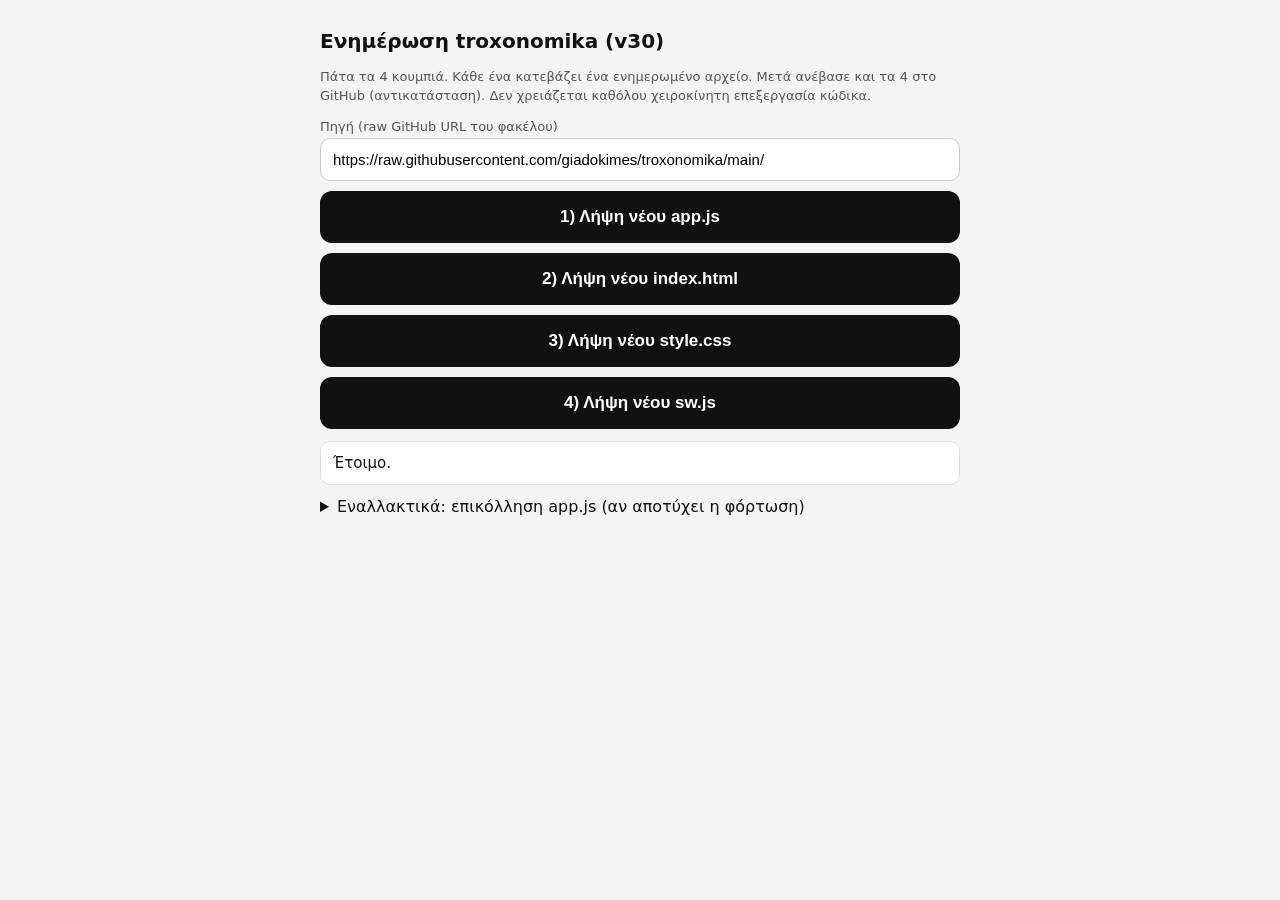
<file: patch.html>
<!doctype html>
<html lang="el">
<head>
<meta charset="utf-8">
<meta name="viewport" content="width=device-width, initial-scale=1">
<title>Ενημέρωση troxonomika</title>
<style>
body{font-family:system-ui,Arial,sans-serif;padding:16px;background:#f4f4f5;color:#111;max-width:640px;margin:0 auto}
h1{font-size:20px}
button{display:block;width:100%;padding:16px;margin:10px 0;font-size:17px;font-weight:600;border:0;border-radius:12px;background:#111;color:#fff}
input,textarea{width:100%;box-sizing:border-box;padding:12px;font-size:15px;border:1px solid #ccc;border-radius:10px}
#st{padding:12px;border-radius:10px;background:#fff;border:1px solid #ddd;margin:12px 0;font-size:15px;white-space:pre-wrap}
label{font-size:13px;color:#555;display:block;margin:10px 0 4px}
.note{font-size:13px;color:#555;line-height:1.5}
</style>
</head>
<body>
<h1>Ενημέρωση troxonomika (v30)</h1>
<p class="note">Πάτα τα 4 κουμπιά. Κάθε ένα κατεβάζει ένα ενημερωμένο αρχείο. Μετά ανέβασε και τα 4 στο GitHub (αντικατάσταση). Δεν χρειάζεται καθόλου χειροκίνητη επεξεργασία κώδικα.</p>
<label>Πηγή (raw GitHub URL του φακέλου)</label>
<input id="base" value="https://raw.githubusercontent.com/giadokimes/troxonomika/main/">
<button onclick="patchApp()">1) Λήψη νέου app.js</button>
<button onclick="patchIndex()">2) Λήψη νέου index.html</button>
<button onclick="patchCss()">3) Λήψη νέου style.css</button>
<button onclick="patchSw()">4) Λήψη νέου sw.js</button>
<div id="st">Έτοιμο.</div>
<details><summary>Εναλλακτικά: επικόλληση app.js (αν αποτύχει η φόρτωση)</summary>
<label>Επικόλλησε όλο το τρέχον app.js</label>
<textarea id="pasteApp" rows="6"></textarea></details>
<script type="application/json" id="pairs">[["    if (!c.dates.susp && c.removalDays === 30 && c.state !== 'suspended' && c.state !== 'to_return') { c.removalDays = 0; c.requiresLicense = false; mig.rem++; }\n", "    // Διατηρούνται οι καταχωρημένες ημέρες αφαίρεσης (καμία αυτόματη μηδενιστική μετανάστευση).\n"], ["  const apptMissed = (c) => (c.appts || []).some(a => a.res === 'missed') || (!!c.dates.appt && todayStr() > c.dates.appt);\n  const missedDate = (c) => ((c.appts || []).find(a => a.res === 'missed') || { d: c.dates.appt }).d;\n  const derive = (c) => {\n    const D = c.dates, pol = polNeeded(c);\n    if (D.susp && !D.polRem && pol) return 'pol_rem';\n    if (D.returned && !D.polRet && pol) return 'pol_ret';\n    if (D.closed) return 'closed';\n    if (D.returned || D.docRecv || D.oos || D.complaint || badProof(D)) return 'transmittal';\n    if (D.susp) return D.return && isDue(D.return) ? 'to_return' : 'suspended';\n    if (D.appt && !invDates(D).length) return apptMissed(c) ? 'inv1_create' : 'appointment';\n", "  const lastAppt = (c) => { const a = c.appts || []; return a.length ? a[a.length - 1] : null; };\n  const apptMissed = (c) => { const L = lastAppt(c); if (L) return L.res === 'missed' || (!!L.d && todayStr() > L.d); return !!c.dates.appt && todayStr() > c.dates.appt; };\n  const missedDate = (c) => { const L = lastAppt(c); return (L && (L.res === 'missed' || (!!L.d && todayStr() > L.d))) ? L.d : c.dates.appt; };\n  const liveAppt = (c) => { const L = lastAppt(c); return !!(L && L.d && L.res !== 'missed' && L.d >= todayStr()); };\n  const naturalState = (c) => {\n    const D = c.dates, pol = polNeeded(c);\n    if (D.susp && !D.polRem && pol) return 'pol_rem';\n    if (D.returned && !D.polRet && pol) return 'pol_ret';\n    if (D.closed) return 'closed';\n    if (D.returned || D.docRecv || D.oos || D.complaint || badProof(D)) return 'transmittal';\n    if (D.susp) return D.return && isDue(D.return) ? 'to_return' : 'suspended';\n    if (liveAppt(c)) return 'appointment';\n    if (D.appt && !invDates(D).length && apptMissed(c)) return 'inv1_create';\n"], ["    if (!phoneList(c.phone).length) return D.searchNone ? 'inv1_create' : 'search';\n    return 'to_call';\n  };\n", "    if (!phoneList(c.phone).length) return D.searchNone ? 'inv1_create' : 'search';\n    return 'to_call';\n  };\n  const derive = (c) => {\n    const nat = naturalState(c);\n    const p = c.statePin;\n    if (p && p.s && ST[p.s]) { if (nat === p.base) return p.s; c.statePin = null; }\n    return nat;\n  };\n"], ["const TRACK = { phone: '', removalDays: 0, requiresLicense: false, removalWhat: 'license', calls: [], appts: [] };", "const TRACK = { phone: '', removalDays: 0, requiresLicense: false, removalWhat: 'license', calls: [], appts: [], statePin: null };"], ["  const wiz = (title, desc, body, btns) => {", "  const wiz = (title, desc, body, btns, closeLabel) => {"], ["    btns.concat([{ t: 'Άκυρο', c: 'ghost' }]).forEach(b => {", "    btns.concat([{ t: closeLabel || 'Άκυρο', c: 'ghost' }]).forEach(b => {"], ["    { t: 'Έκλεισε ραντεβού', c: 'ok', v: dv, f: () => { const d = dv(); dateWiz('Ημερομηνία ραντεβού', 'Επιλέξτε ημερομηνία:', v => recCall(c, d, 'booked', v)); } },", "    { t: 'Έκλεισε ραντεβού', c: 'ok', v: dv, f: () => { const d = dv(); dateWiz('Ημερομηνία ραντεβού', 'Επιλέξτε ημερομηνία:', v => { recCall(c, d, 'booked', v); apptSaved(c); }); } },"], ["  const actAppt = (c) => dateWiz('Ραντεβού', 'Ημερομηνία ραντεβού:', v => act(c, 'Ραντεβού', () => addAppt(c, v, T())));", "  const actAppt = (c) => dateWiz('Κλείσιμο ραντεβού', 'Ημερομηνία ραντεβού:', v => { act(c, 'Ραντεβού', () => addAppt(c, v, T())); apptSaved(c); });\n  const apptSaved = (c) => wiz('Το ραντεβού καταχωρήθηκε', 'Ραντεβού στις ' + fmt(c.dates.appt) + '.', '', [\n    { t: 'Προσθήκη στο Google Calendar', c: 'pri', f: () => { window.open(calLink(c), '_blank', 'noopener'); } }\n  ], 'Κλείσιμο');"], ["  const actRemoval = (c) => wiz('Έγινε αφαίρεση', c.removalDays ? 'Ημερομηνία αφαίρεσης (' + c.removalDays + ' ημέρες):' : 'Ημερομηνία αφαίρεσης και ημέρες:',\n    dIn() + (c.removalDays ? '' : '<input type=\"number\" id=\"wN\" min=\"1\" placeholder=\"Ημέρες αφαίρεσης\">') + `<select id=\"wW\">${remOpts(c.removalWhat || 'license')}</select>`,\n    [{ t: 'Αποθήκευση', c: 'pri', v: () => dv() && (c.removalDays || Number(($('#wN') || {}).value) > 0), f: () => {\n      const d = dv(), n = c.removalDays || Number($('#wN').value), w = $('#wW').value;\n      act(c, 'Αφαίρεση', () => { c.removalDays = n; c.requiresLicense = true; c.removalWhat = w; c.dates.susp = d; });\n    } }]);", "  const actRemoval = (c) => wiz('Έγινε αφαίρεση', 'Ημερομηνία αφαίρεσης και ημέρες:',\n    dIn() + `<input type=\"number\" id=\"wN\" min=\"1\" placeholder=\"Ημέρες αφαίρεσης\" value=\"${c.removalDays || ''}\">` + `<select id=\"wW\">${remOpts(c.removalWhat || 'license')}</select>`,\n    [{ t: 'Αποθήκευση', c: 'pri', v: () => dv() && Number($('#wN').value) > 0, f: () => {\n      const d = dv(), n = Number($('#wN').value), w = $('#wW').value;\n      act(c, 'Αφαίρεση', () => { c.removalDays = n; c.requiresLicense = true; c.removalWhat = w; c.dates.susp = d; });\n    } }]);"], ["  const secondary = (c) => {\n    const s = c.state, out = [];\n    if (s === 'closed') return [['Άνοιγμα υπόθεσης', c => { if (confirm('Να ανοίξει ξανά η υπόθεση;')) act(c, 'Άνοιγμα υπόθεσης', () => { c.dates.closed = ''; c.dates.closedKind = ''; }); }]];\n    if (NOSEC.includes(s)) return out;\n    if (s === 'appointment') return out;\n    const lastInv = [3, 2, 1].find(k => c.dates['inv' + k + 'Create']);\n    if (lastInv) out.push(['Λήψη ' + lastInv + 'ης πρόσκλησης (Word)', c => sendInvitation(c, lastInv, c.dates['inv' + lastInv + 'Create'])]);\n    if (s !== 'informed' && s !== 'appointment') out.push(['Κλήθηκε για ραντεβού', actAppt]);\n    if (c.removalDays > 0) { if (s !== 'appointment') out.push(['Έγινε αφαίρεση', actRemoval]); }\n    else { out.push(['Έγινε αφαίρεση', actRemoval]); if (s !== 'appointment') out.push(['Παρέλαβε το έγγραφο', actReceived]); }\n    return out;\n  };", "  const NO_APPT = ['to_return', 'pol_ret', 'transmittal', 'complaint'];\n  const secondary = (c) => {\n    const s = c.state, out = [];\n    if (s === 'closed') return [['Άνοιγμα υπόθεσης', c => { if (confirm('Να ανοίξει ξανά η υπόθεση;')) act(c, 'Άνοιγμα υπόθεσης', () => { c.dates.closed = ''; c.dates.closedKind = ''; c.statePin = null; }); }]];\n    if (s === 'appointment') return out;\n    if (s !== 'informed' && !NO_APPT.includes(s)) out.push(['Κλείσιμο ραντεβού', actAppt]);\n    const lastInv = [3, 2, 1].find(k => c.dates['inv' + k + 'Create']);\n    if (lastInv) out.push(['Λήψη ' + lastInv + 'ης πρόσκλησης (Word)', c => sendInvitation(c, lastInv, c.dates['inv' + lastInv + 'Create'])]);\n    if (!NOSEC.includes(s)) {\n      if (c.removalDays > 0) out.push(['Έγινε αφαίρεση', actRemoval]);\n      else { out.push(['Έγινε αφαίρεση', actRemoval]); out.push(['Παρέλαβε το έγγραφο', actReceived]); }\n    }\n    return out;\n  };"], ["  const apptTag = (c) => (c.state !== 'appointment' && c.state !== 'closed' && c.dates.appt && c.dates.appt >= todayStr() && !c.dates.susp) ? 'Ραντεβού ' + sd(c.dates.appt) : '';", "  const apptTag = (c) => (c.state !== 'appointment' && c.state !== 'closed' && c.dates.appt && c.dates.appt >= todayStr()) ? 'Ραντεβού ' + sd(c.dates.appt) : '';"], ["    if (c.state === 'appointment') sec += `<a class=\"btn ghost\" target=\"_blank\" rel=\"noopener\" href=\"${esc(calLink(c))}\">Προσθήκη στο Google Calendar</a><button class=\"btn ghost\" data-r=\"${c.id}\">Αλλαγή ραντεβού</button>`;", "    if (c.state === 'appointment' || apptTag(c)) sec += `<a class=\"btn ghost\" target=\"_blank\" rel=\"noopener\" href=\"${esc(calLink(c))}\">Προσθήκη στο Google Calendar</a><button class=\"btn ghost\" data-r=\"${c.id}\">Αλλαγή ραντεβού</button>`;"], ["    const det = [\n      c.service && `<span><b>Υπηρεσία παράβασης:</b> ${esc(c.service)}</span>`,", "    const det = [\n      c.statePin && `<span><b>Φάση:</b> χειροκίνητη — η πορεία συνεχίζει αυτόματα από εδώ</span>`,\n      c.docType && `<span><b>Τι αφορά:</b> ${esc(c.docType)}</span>`,\n      c.service && `<span><b>Υπηρεσία παράβασης:</b> ${esc(c.service)}</span>`,"], ["  E.phone.addEventListener('input', () => {\n    if (!F.dataset.id) {\n      const cur = E.manualState.value;\n      if (cur === 'search' || cur === 'to_call') {\n        E.manualState.value = E.phone.value.trim() ? 'to_call' : 'search';\n      }\n    }\n  });\n", ""], ["  E.manualState.closest('label').hidden = true;\n", ""], ["    $('#formTitle').textContent = c ? 'Επεξεργασία υπόθεσης' : 'Νέα υπόθεση';", "    $('#formTitle').textContent = c ? 'Επεξεργασία υπόθεσης' : 'Νέα υπόθεση';\n    $('#pasteBlock').hidden = !!c;"], ["    E.manualState.innerHTML = Object.keys(ST).map(k => `<option value=\"${k}\">${ST[k].l}</option>`).join('');", "    E.manualState.innerHTML = '<option value=\"auto\">Αυτόματο — υπολογισμός από τα δεδομένα</option>' + Object.keys(ST).map(k => `<option value=\"${k}\">${ST[k].l}</option>`).join('');"], ["      E.manualState.value = c.state;", "      E.manualState.value = c.statePin ? c.statePin.s : 'auto';"], ["      E.manualState.value = 'search';", "      E.manualState.value = 'auto';"], ["      state: old ? old.state : 'search',", "      state: old ? old.state : 'search', statePin: old ? (old.statePin || null) : null,"], ["      dates: D, flags: old ? (old.flags || []) : [], schema: 5\n    };\n    if (old) {", "      dates: D, flags: old ? (old.flags || []) : [], schema: 5\n    };\n    const ms = E.manualState.value;\n    if (ms && ms !== 'auto' && ST[ms]) { const nat = naturalState(rec); rec.statePin = (ms === nat) ? null : { s: ms, base: nat }; }\n    else rec.statePin = null;\n    if (old) {"], ["      if (days && (old.removalWhat || 'license') !== what) lines.push('Προς αφαίρεση: ' + cap1(REMS[old.removalWhat || 'license']) + ' → ' + cap1(REMS[what]));", "      if (days && (old.removalWhat || 'license') !== what) lines.push('Προς αφαίρεση: ' + cap1(REMS[old.removalWhat || 'license']) + ' → ' + cap1(REMS[what]));\n      if (JSON.stringify(old.statePin || null) !== JSON.stringify(rec.statePin || null)) lines.push('Χειροκίνητη φάση: ' + (rec.statePin ? ST[rec.statePin.s].l : 'αυτόματη'));"], ["    if (o.endRoute) { const ds = F.querySelectorAll('.adv'); if (ds[1]) ds[1].open = true; }\n", ""], ["      `&dates=${d}T090000/${d}T093000&ctz=Europe/Athens&details=` + encodeURIComponent(`Τηλ: ${c.phone || '—'} | Φάκελος: ${c.folder || '—'}`);", "      `&dates=${d}T090000/${d}T093000&ctz=Europe/Athens&details=` + encodeURIComponent(`Τηλ: ${c.phone || '—'}`);"], ["const VIOL = ['Υπερβολική ταχύτητα','ΚΤΕΟ','Διόδια','Στάθμευση','Απόφαση','Παραλαβή εγγράφου'];", "const VIOL = ['Υπερβολική ταχύτητα','ΚΤΕΟ','Διόδια','Στάθμευση'];"], ["const endState = (c) => c.endRoute === 'complaint' ? 'complaint' : c.endRoute === 'transmittal' ? 'transmittal' : (c.violationType === 'Απόφαση' ? 'complaint' : 'transmittal');", "const endState = (c) => c.endRoute === 'complaint' ? 'complaint' : c.endRoute === 'transmittal' ? 'transmittal' : ((c.docType || (c.violationType === 'Απόφαση' ? 'Απόφαση' : '')) === 'Απόφαση' ? 'complaint' : 'transmittal');"], ["  const migrate = (o) => fixState(upgrade(migrateBase(o)));", "  const ensureDocType = (c) => {\n    if (!c.docType) {\n      if (c.violationType === 'Απόφαση') { c.docType = 'Απόφαση'; c.violationType = ''; }\n      else if (c.violationType === 'Παραλαβή εγγράφου') { c.docType = 'Παραλαβή εγγράφου'; c.violationType = ''; }\n      else c.docType = 'Κλήση';\n    }\n    return c;\n  };\n  const migrate = (o) => ensureDocType(fixState(upgrade(migrateBase(o))));"], ["      else if (c.violationType) { E.violationType.value = 'custom'; E.violationOther.value = c.violationType; }", "      else if (c.violationType) { E.violationType.value = 'custom'; E.violationOther.value = c.violationType; }\n      E.docType.value = c.docType || 'Κλήση';"], ["      E.receivedDate.value = todayStr(); E.removalWhat.value = 'license';", "      E.receivedDate.value = todayStr(); E.docType.value = 'Κλήση'; E.removalWhat.value = 'license';"], ["      violationType: E.violationType.value === 'custom' ? E.violationOther.value.trim().toUpperCase() : E.violationType.value,", "      violationType: E.violationType.value === 'custom' ? E.violationOther.value.trim().toUpperCase() : E.violationType.value,\n      docType: E.docType.value || 'Κλήση',"], ["    const logo = Uint8Array.from(atob(LOGO_B64), ch => ch.charCodeAt(0));", "    const logo = (() => { try { return Uint8Array.from(atob(LOGO_B64), ch => ch.charCodeAt(0)); } catch (e) { return new Uint8Array(0); } })();"]]</script>
<script type="application/json" id="olddlg">"<dialog id=\"dlgForm\">\n  <form id=\"caseForm\" class=\"dlg\">\n    <h2 id=\"formTitle\">Νέα Υπόθεση</h2>\n    <div class=\"grid\">\n      <!-- ΑΦΑΙΡΕΘΗΚΕ: btnScan, scanFile, btnCopyOcr, cvStatus -->\n      <div class=\"full\">\n        <button type=\"button\" class=\"btn pri sm\" id=\"btnPaste\">Εισαγωγή κειμένου (από MakeACopy)</button>\n        <div id=\"scanMsg\" class=\"muted\" hidden style=\"white-space:pre-line;margin-top:6px\"></div>\n      </div>\n      <label class=\"full\">Πινακίδα *\n        <input name=\"plate\" required autocomplete=\"off\" style=\"text-transform:uppercase\">\n        <div id=\"plateWarning\" class=\"warn-text\" style=\"display:none;\"></div>\n      </label>\n      <label class=\"full\">Ονοματεπώνυμο *<input name=\"name\" required autocomplete=\"off\" placeholder=\"ΕΠΩΝΥΜΟ ΟΝΟΜΑ\"></label>\n      <label class=\"full\">Υπηρεσία παράβασης<input name=\"service\" list=\"serviceList\" autocomplete=\"off\" placeholder=\"π.χ. ΥΔΝΣΗ ή ΤΤ ΛΗΤΗΣ\"></label>\n      <label>Τηλέφωνο<input name=\"phone\" type=\"tel\"></label>\n      <label>Ημ. Παραλαβής *<input type=\"date\" name=\"receivedDate\" required></label>\n      <label class=\"full\">Αρ. πρωτοκόλλου\n        <div class=\"two\"><select name=\"protocolPrefix\"></select><input name=\"protocolNum\" inputmode=\"numeric\" autocomplete=\"off\" placeholder=\"τελικό νούμερο, π.χ. 451\"></div>\n      </label>\n      <label class=\"full\">Διεύθυνση κατοικίας<input name=\"address\" autocomplete=\"off\" placeholder=\"π.χ. Κυρίλλου και Μεθοδίου 07\"></label>\n      <div class=\"full\"><button type=\"button\" class=\"btn ghost sm\" id=\"btnGenInv\">Δημιουργία πρόσκλησης (αρχείο Word) από τα στοιχεία της φόρμας</button></div>\n      <label>Θέση Φακέλου<select name=\"folderSelect\" id=\"fFolder\"></select></label>\n      <label class=\"full\" id=\"fFolderCustomWrap\" hidden>Νέος Φάκελος<input name=\"folderCustom\"></label>\n      <label class=\"full\">Είδος Παράβασης\n        <select name=\"violationType\" id=\"fViol\">\n          <option value=\"\">—</option>\n          <option>Υπερβολική ταχύτητα</option>\n          <option>ΚΤΕΟ</option>\n          <option>Διόδια</option>\n          <option>Στάθμευση</option>\n          <option>Απόφαση</option>\n          <option>Παραλαβή εγγράφου</option>\n          <option value=\"custom\">Άλλο (ελεύθερο κείμενο)...</option>\n        </select>\n      </label>\n      <label class=\"full\" id=\"fViolCustomWrap\" hidden>Περιγραφή<input name=\"violationOther\"></label>\n      <label>Πρόστιμο (€)<input type=\"number\" name=\"fine\" min=\"0\" step=\"0.01\"></label>\n      <label>Ημέρες αφαίρεσης<input type=\"number\" name=\"removalDays\" min=\"1\" placeholder=\"π.χ. 30\"></label>\n      <label class=\"full\">Προς αφαίρεση\n        <select name=\"removalWhat\">\n          <option value=\"license\">Δίπλωμα</option>\n          <option value=\"plates\">Άδεια κυκλοφορίας και πινακίδες</option>\n          <option value=\"both\">Δίπλωμα, άδεια κυκλοφορίας και πινακίδες</option>\n          <option value=\"foreign\">Δίπλωμα εξωτερικού (χωρίς POL)</option>\n        </select>\n      </label>\n      <label class=\"full\">Παρατηρήσεις<textarea name=\"notes\" rows=\"2\"></textarea></label>\n    </div>\n\n    <details class=\"adv\">\n      <summary>Προχωρημένη Διόρθωση (Κατάσταση & Ημερομηνίες)</summary>\n      <label class=\"full\" hidden>Χειροκίνητη Κατάσταση<select name=\"manualState\"></select></label>\n      <div class=\"grid\">\n        <div class=\"full eds\"><b>Κλήσεις</b><div id=\"callRows\"></div><button type=\"button\" class=\"btn ghost sm\" id=\"addCall\">Προσθήκη κλήσης</button></div>\n        <div class=\"full eds\"><b>Ραντεβού</b><div id=\"apptRows\"></div><button type=\"button\" class=\"btn ghost sm\" id=\"addAppt\">Προσθήκη ραντεβού</button></div>\n        <label>Βρέθηκε τηλέφωνο<input type=\"date\" name=\"d_searchFound\"></label>\n        <label>Δεν βρέθηκε τηλέφωνο<input type=\"date\" name=\"d_searchNone\"></label>\n        <label>1η Δημιουργία<input type=\"date\" name=\"d_inv1Create\"></label>\n        <label>1η Αποστολή<input type=\"date\" name=\"d_inv1Send\"></label>\n        <label>1ο Αποδεικτικό<input type=\"date\" name=\"d_inv1Proof\"></label>\n        <label>1ο Αποδεικτικό: αποτέλεσμα<select name=\"d_inv1Res\"><option value=\"\">—</option><option value=\"ok\">Βρέθηκε ή μένει εκεί</option><option value=\"bad\">Λάθος διεύθυνση ή δεν μένει εκεί</option></select></label>\n        <label>2η Δημιουργία<input type=\"date\" name=\"d_inv2Create\"></label>\n        <label>2η Αποστολή<input type=\"date\" name=\"d_inv2Send\"></label>\n        <label>2ο Αποδεικτικό<input type=\"date\" name=\"d_inv2Proof\"></label>\n        <label>2ο Αποδεικτικό: αποτέλεσμα<select name=\"d_inv2Res\"><option value=\"\">—</option><option value=\"ok\">Βρέθηκε ή μένει εκεί</option><option value=\"bad\">Λάθος διεύθυνση ή δεν μένει εκεί</option></select></label>\n        <label>3η Δημιουργία<input type=\"date\" name=\"d_inv3Create\"></label>\n        <label>3η Αποστολή<input type=\"date\" name=\"d_inv3Send\"></label>\n        <label>3ο Αποδεικτικό<input type=\"date\" name=\"d_inv3Proof\"></label>\n        <label>3ο Αποδεικτικό: αποτέλεσμα<select name=\"d_inv3Res\"><option value=\"\">—</option><option value=\"ok\">Βρέθηκε ή μένει εκεί</option><option value=\"bad\">Λάθος διεύθυνση ή δεν μένει εκεί</option></select></label>\n        <label>Αφαίρεση<input type=\"date\" name=\"d_susp\"></label>\n        <label>Λήξη αφαίρεσης (auto)<input type=\"date\" name=\"d_return\" readonly></label>\n        <label>POL αφαίρεσης<input type=\"date\" name=\"d_polRem\"></label>\n        <label>Απόδοση<input type=\"date\" name=\"d_returned\"></label>\n        <label>POL απόδοσης<input type=\"date\" name=\"d_polRet\"></label>\n        <label>Παραλαβή εγγράφου (χωρίς αφαίρεση)<input type=\"date\" name=\"d_docRecv\"></label>\n        <label>Εκτός αρμοδιότητας (ημερομηνία)<input type=\"date\" name=\"d_oos\"></label>\n        <label>Υπηρεσία προορισμού<input type=\"text\" name=\"d_oosDest\" list=\"serviceList\" autocomplete=\"off\"></label>\n        <label class=\"full\">Αιτιολογία<input type=\"text\" name=\"d_oosReason\" autocomplete=\"off\"></label>\n        <label>Υποβολή μήνυσης<input type=\"date\" name=\"d_complaint\"></label>\n        <label>Κλείσιμο υπόθεσης<input type=\"date\" name=\"d_closed\"></label>\n        <label>Είδος κλεισίματος<select name=\"d_closedKind\"><option value=\"\">—</option><option value=\"transmittal\">Διαβιβαστικό</option><option value=\"complaint\">Μήνυση</option></select></label>\n      </div>\n    </details>\n\n    <details class=\"adv\">\n      <summary>Στοιχεία παράβασης (για την πρόσκληση) και τέλος διαδικασίας</summary>\n      <div class=\"grid\">\n        <label>Ημερομηνία παράβασης<input type=\"date\" name=\"vDate\"></label>\n        <label>Άρθρο<input name=\"vArticle\" autocomplete=\"off\" placeholder=\"π.χ. 24§9αγ\"></label>\n        <label class=\"full\">Τόπος παράβασης<input name=\"vPlace\" autocomplete=\"off\" placeholder=\"π.χ. 39+370 χ/θ της Π.Ε.Ο. Λάρισας - Βόλου\"></label>\n        <label class=\"full\">Τέλος διαδικασίας\n          <select name=\"endRoute\">\n            <option value=\"\">Κατά τον κανόνα (απλή κλήση: διαβιβαστικό, απόφαση: μήνυση)</option>\n            <option value=\"complaint\">Μήνυση (το ζητά το έγγραφο)</option>\n            <option value=\"transmittal\">Διαβιβαστικό</option>\n          </select>\n        </label>\n      </div>\n    </details>\n\n    <div class=\"acts\">\n      <button type=\"button\" class=\"btn ghost\" id=\"btnFormCancel\">Άκυρο</button>\n      <button type=\"button\" class=\"btn bad\" id=\"btnFormDelete\" hidden>Διαγραφή</button>\n      <button type=\"submit\" class=\"btn pri\">Αποθήκευση</button>\n    </div>\n  </form>\n</dialog>"</script>
<script type="application/json" id="newdlg">"<dialog id=\"dlgForm\">\n  <form id=\"caseForm\" class=\"dlg\">\n    <h2 id=\"formTitle\">Νέα Υπόθεση</h2>\n\n    <div id=\"pasteBlock\" class=\"full\">\n      <button type=\"button\" class=\"btn pri sm\" id=\"btnPaste\">Εισαγωγή κειμένου (από MakeACopy)</button>\n      <div id=\"scanMsg\" class=\"muted\" hidden style=\"white-space:pre-line;margin-top:6px\"></div>\n    </div>\n\n    <div class=\"grid\">\n      <label class=\"full\">Πινακίδα *\n        <input name=\"plate\" required autocomplete=\"off\" style=\"text-transform:uppercase\">\n        <div id=\"plateWarning\" class=\"warn-text\" style=\"display:none;\"></div>\n      </label>\n      <label class=\"full\">Ονοματεπώνυμο *<input name=\"name\" required autocomplete=\"off\" placeholder=\"ΕΠΩΝΥΜΟ ΟΝΟΜΑ\"></label>\n      <label>Τηλέφωνο<input name=\"phone\" type=\"tel\"></label>\n      <label>Ημ. Παραλαβής *<input type=\"date\" name=\"receivedDate\" required></label>\n      <label class=\"full\">Περιγραφή παράβασης\n        <select name=\"violationType\" id=\"fViol\">\n          <option value=\"\">—</option>\n          <option>Υπερβολική ταχύτητα</option>\n          <option>ΚΤΕΟ</option>\n          <option>Διόδια</option>\n          <option>Στάθμευση</option>\n          <option value=\"custom\">Άλλο (ελεύθερο κείμενο)...</option>\n        </select>\n      </label>\n      <label class=\"full\" id=\"fViolCustomWrap\" hidden>Περιγραφή (άλλο)<input name=\"violationOther\"></label>\n      <label class=\"full\">Τι αφορά (είδος εγγράφου)\n        <select name=\"docType\" id=\"fDoc\">\n          <option>Κλήση</option>\n          <option>Απόφαση</option>\n          <option>Παραλαβή εγγράφου</option>\n        </select>\n      </label>\n      <label>Πρόστιμο (€)<input type=\"number\" name=\"fine\" min=\"0\" step=\"0.01\"></label>\n      <label>Ημέρες αφαίρεσης<input type=\"number\" name=\"removalDays\" min=\"1\" placeholder=\"π.χ. 30\"></label>\n      <label class=\"full\">Προς αφαίρεση\n        <select name=\"removalWhat\">\n          <option value=\"license\">Δίπλωμα</option>\n          <option value=\"plates\">Άδεια κυκλοφορίας και πινακίδες</option>\n          <option value=\"both\">Δίπλωμα, άδεια κυκλοφορίας και πινακίδες</option>\n          <option value=\"foreign\">Δίπλωμα εξωτερικού (χωρίς POL)</option>\n        </select>\n      </label>\n      <label class=\"full\">Υπηρεσία παράβασης<input name=\"service\" list=\"serviceList\" autocomplete=\"off\" placeholder=\"π.χ. ΥΔΝΣΗ ή ΤΤ ΛΗΤΗΣ\"></label>\n      <label class=\"full\">Αρ. πρωτοκόλλου\n        <div class=\"two\"><select name=\"protocolPrefix\"></select><input name=\"protocolNum\" inputmode=\"numeric\" autocomplete=\"off\" placeholder=\"τελικό νούμερο, π.χ. 451\"></div>\n      </label>\n      <label class=\"full\">Παρατηρήσεις<textarea name=\"notes\" rows=\"2\"></textarea></label>\n    </div>\n\n    <details class=\"adv\">\n      <summary>Προχωρημένη Διόρθωση (Κατάσταση & Ημερομηνίες)</summary>\n      <label class=\"full\">Αλλαγή κατάστασης\n        <select name=\"manualState\"></select>\n      </label>\n      <div class=\"pinhint\">«Αυτόματο» = η φάση υπολογίζεται από τις ημερομηνίες. Με χειροκίνητη επιλογή, η πορεία συνεχίζει αυτόματα από τη νέα φάση.</div>\n      <div class=\"grid\">\n        <div class=\"fsec full\"><b>Φάκελος &amp; Διαδρομή</b></div>\n        <label>Θέση Φακέλου<select name=\"folderSelect\" id=\"fFolder\"></select></label>\n        <label class=\"full\" id=\"fFolderCustomWrap\" hidden>Νέος Φάκελος<input name=\"folderCustom\"></label>\n        <label class=\"full\">Διεύθυνση κατοικίας<input name=\"address\" autocomplete=\"off\" placeholder=\"π.χ. Κυρίλλου και Μεθοδίου 07\"></label>\n        <label class=\"full\">Τέλος διαδικασίας\n          <select name=\"endRoute\">\n            <option value=\"\">Αυτόματο (κλήση → διαβιβαστικό · απόφαση → μήνυση)</option>\n            <option value=\"complaint\">Μήνυση (μετά τις 3 προσκλήσεις)</option>\n            <option value=\"transmittal\">Διαβιβαστικό</option>\n          </select>\n        </label>\n\n        <div class=\"fsec full\"><b>Επικοινωνία</b></div>\n        <div class=\"full eds\"><b>Κλήσεις</b><div id=\"callRows\"></div><button type=\"button\" class=\"btn ghost sm\" id=\"addCall\">Προσθήκη κλήσης</button></div>\n        <div class=\"full eds\"><b>Ραντεβού</b><div id=\"apptRows\"></div><button type=\"button\" class=\"btn ghost sm\" id=\"addAppt\">Προσθήκη ραντεβού</button></div>\n        <label>Βρέθηκε τηλέφωνο<input type=\"date\" name=\"d_searchFound\"></label>\n        <label>Δεν βρέθηκε τηλέφωνο<input type=\"date\" name=\"d_searchNone\"></label>\n\n        <div class=\"fsec full\"><b>Αφαίρεση &amp; Απόδοση</b></div>\n        <label>Αφαίρεση<input type=\"date\" name=\"d_susp\"></label>\n        <label>Λήξη αφαίρεσης (auto)<input type=\"date\" name=\"d_return\" readonly></label>\n        <label>POL αφαίρεσης<input type=\"date\" name=\"d_polRem\"></label>\n        <label>Απόδοση<input type=\"date\" name=\"d_returned\"></label>\n        <label>POL απόδοσης<input type=\"date\" name=\"d_polRet\"></label>\n        <label>Παραλαβή εγγράφου (χωρίς αφαίρεση)<input type=\"date\" name=\"d_docRecv\"></label>\n\n        <div class=\"fsec full\"><b>Προσκλήσεις</b></div>\n        <label>1η Δημιουργία<input type=\"date\" name=\"d_inv1Create\"></label>\n        <label>1η Αποστολή<input type=\"date\" name=\"d_inv1Send\"></label>\n        <label>1ο Αποδεικτικό<input type=\"date\" name=\"d_inv1Proof\"></label>\n        <label>1ο Αποδεικτικό: αποτέλεσμα<select name=\"d_inv1Res\"><option value=\"\">—</option><option value=\"ok\">Βρέθηκε ή μένει εκεί</option><option value=\"bad\">Λάθος διεύθυνση ή δεν μένει εκεί</option></select></label>\n        <label>2η Δημιουργία<input type=\"date\" name=\"d_inv2Create\"></label>\n        <label>2η Αποστολή<input type=\"date\" name=\"d_inv2Send\"></label>\n        <label>2ο Αποδεικτικό<input type=\"date\" name=\"d_inv2Proof\"></label>\n        <label>2ο Αποδεικτικό: αποτέλεσμα<select name=\"d_inv2Res\"><option value=\"\">—</option><option value=\"ok\">Βρέθηκε ή μένει εκεί</option><option value=\"bad\">Λάθος διεύθυνση ή δεν μένει εκεί</option></select></label>\n        <label>3η Δημιουργία<input type=\"date\" name=\"d_inv3Create\"></label>\n        <label>3η Αποστολή<input type=\"date\" name=\"d_inv3Send\"></label>\n        <label>3ο Αποδεικτικό<input type=\"date\" name=\"d_inv3Proof\"></label>\n        <label>3ο Αποδεικτικό: αποτέλεσμα<select name=\"d_inv3Res\"><option value=\"\">—</option><option value=\"ok\">Βρέθηκε ή μένει εκεί</option><option value=\"bad\">Λάθος διεύθυνση ή δεν μένει εκεί</option></select></label>\n\n        <div class=\"fsec full\"><b>Διαβίβαση &amp; Κλείσιμο</b></div>\n        <label>Εκτός αρμοδιότητας (ημερομηνία)<input type=\"date\" name=\"d_oos\"></label>\n        <label>Υπηρεσία προορισμού<input type=\"text\" name=\"d_oosDest\" list=\"serviceList\" autocomplete=\"off\"></label>\n        <label class=\"full\">Αιτιολογία<input type=\"text\" name=\"d_oosReason\" autocomplete=\"off\"></label>\n        <label>Υποβολή μήνυσης<input type=\"date\" name=\"d_complaint\"></label>\n        <label>Κλείσιμο υπόθεσης<input type=\"date\" name=\"d_closed\"></label>\n        <label>Είδος κλεισίματος<select name=\"d_closedKind\"><option value=\"\">—</option><option value=\"transmittal\">Διαβιβαστικό</option><option value=\"complaint\">Μήνυση</option></select></label>\n      </div>\n    </details>\n\n    <details class=\"adv\">\n      <summary>Στοιχεία παράβασης (για την πρόσκληση)</summary>\n      <div class=\"grid\">\n        <label>Ημερομηνία παράβασης<input type=\"date\" name=\"vDate\"></label>\n        <label>Άρθρο<input name=\"vArticle\" autocomplete=\"off\" placeholder=\"π.χ. 24§9αγ\"></label>\n        <label class=\"full\">Τόπος παράβασης<input name=\"vPlace\" autocomplete=\"off\" placeholder=\"π.χ. 39+370 χ/θ της Π.Ε.Ο. Λάρισας - Βόλου\"></label>\n        <div class=\"full\"><button type=\"button\" class=\"btn ghost sm\" id=\"btnGenInv\">Δημιουργία πρόσκλησης (αρχείο Word) από τα στοιχεία της φόρμας</button></div>\n      </div>\n    </details>\n\n    <div class=\"acts\">\n      <button type=\"button\" class=\"btn ghost\" id=\"btnFormCancel\">Άκυρο</button>\n      <button type=\"button\" class=\"btn bad\" id=\"btnFormDelete\" hidden>Διαγραφή</button>\n      <button type=\"submit\" class=\"btn pri\">Αποθήκευση</button>\n    </div>\n  </form>\n</dialog>"</script>
<script type="application/json" id="cssappend">"\n/* ---- v30: αναδιοργάνωση φόρμας ---- */\n#pasteBlock { margin: 0 0 16px; }\n#pasteBlock .btn { width: 100%; }\n.adv > label.full { margin-top: 12px; }\n.pinhint { font-size: 12px; color: var(--mut); margin: 6px 0 2px; line-height: 1.45; }\n.fsec { margin: 12px 0 2px; padding-top: 12px; border-top: 1px solid var(--line); }\n.fsec b { font-size: 12px; text-transform: uppercase; letter-spacing: .05em; color: var(--ink); }\n.grid > .fsec:first-child { border-top: 0; padding-top: 0; margin-top: 0; }\n"</script>
<script>
var PAIRS=JSON.parse(document.getElementById('pairs').textContent);
var OLD_DLG=JSON.parse(document.getElementById('olddlg').textContent);
var NEW_DLG=JSON.parse(document.getElementById('newdlg').textContent);
var CSS_APPEND=JSON.parse(document.getElementById('cssappend').textContent);
function st(m,ok){var e=document.getElementById('st');e.textContent=m;e.style.color=ok?'#0a7d28':(ok===false?'#b00020':'#333');}
function dl(n,t){var b=new Blob([t],{type:'text/plain;charset=utf-8'});var u=URL.createObjectURL(b);var a=document.createElement('a');a.href=u;a.download=n;document.body.appendChild(a);a.click();setTimeout(function(){URL.revokeObjectURL(u);a.remove();},1500);}
function base(){return document.getElementById('base').value.trim().replace(/\/?$/,'/');}
function cnt(s,x){return s.split(x).length-1;}
function norm(s){return s.replace(/\r\n/g,'\n').replace(/\r/g,'\n');}
async function ft(n){var r=await fetch(base()+n,{cache:'no-store'});if(!r.ok)throw new Error('HTTP '+r.status+' '+n);return await r.text();}
async function patchApp(){st('Φόρτωση app.js…');try{
  var p=document.getElementById('pasteApp').value; var src=norm((p&&p.length>5000)?p:await ft('app.js'));
  var errs=[];for(var i=0;i<PAIRS.length;i++){var c=cnt(src,PAIRS[i][0]);if(c!==1)errs.push('#'+(i+1)+'('+c+')');}
  if(errs.length){st('ΔΕΝ εφαρμόστηκε: '+errs.join(', ')+' (ίσως ήδη ενημερωμένο). Τίποτα δεν άλλαξε.',false);return;}
  for(var j=0;j<PAIRS.length;j++){src=src.replace(PAIRS[j][0],PAIRS[j][1]);}
  dl('app.js',src);st('ΟΚ! Κατέβηκε το νέο app.js (31 αλλαγές, λογότυπο ανέπαφο). Ανέβασέ το.',true);
}catch(e){st('Σφάλμα: '+e.message+'. Δοκίμασε την επικόλληση στο πλαίσιο κάτω.',false);}}
async function patchIndex(){st('Φόρτωση index.html…');try{
  var s=norm(await ft('index.html'));var c=cnt(s,OLD_DLG);
  if(c!==1){st('index.html: η φόρμα δεν βρέθηκε ακριβώς 1 φορά ('+c+'). Ίσως ήδη ενημερωμένο. Δεν άλλαξε.',false);return;}
  s=s.replace(OLD_DLG,NEW_DLG);dl('index.html',s);st('ΟΚ! Κατέβηκε το νέο index.html. Ανέβασέ το.',true);
}catch(e){st('Σφάλμα index.html: '+e.message,false);}}
async function patchCss(){st('Φόρτωση style.css…');try{var s=await ft('style.css');if(s.indexOf('v30: αναδιοργάνωση')===-1)s=s+CSS_APPEND;dl('style.css',s);st('ΟΚ! Κατέβηκε το νέο style.css. Ανέβασέ το.',true);}catch(e){st('Σφάλμα style.css: '+e.message,false);}}
async function patchSw(){st('Φόρτωση sw.js…');try{var s=await ft('sw.js');s=s.replace(/troxonomika-v\d+-light/,'troxonomika-v12-light');dl('sw.js',s);st('ΟΚ! Κατέβηκε το νέο sw.js (cache v12). Ανέβασέ το.',true);}catch(e){st('Σφάλμα sw.js: '+e.message,false);}}
</script>
</body>
</html>
</file>
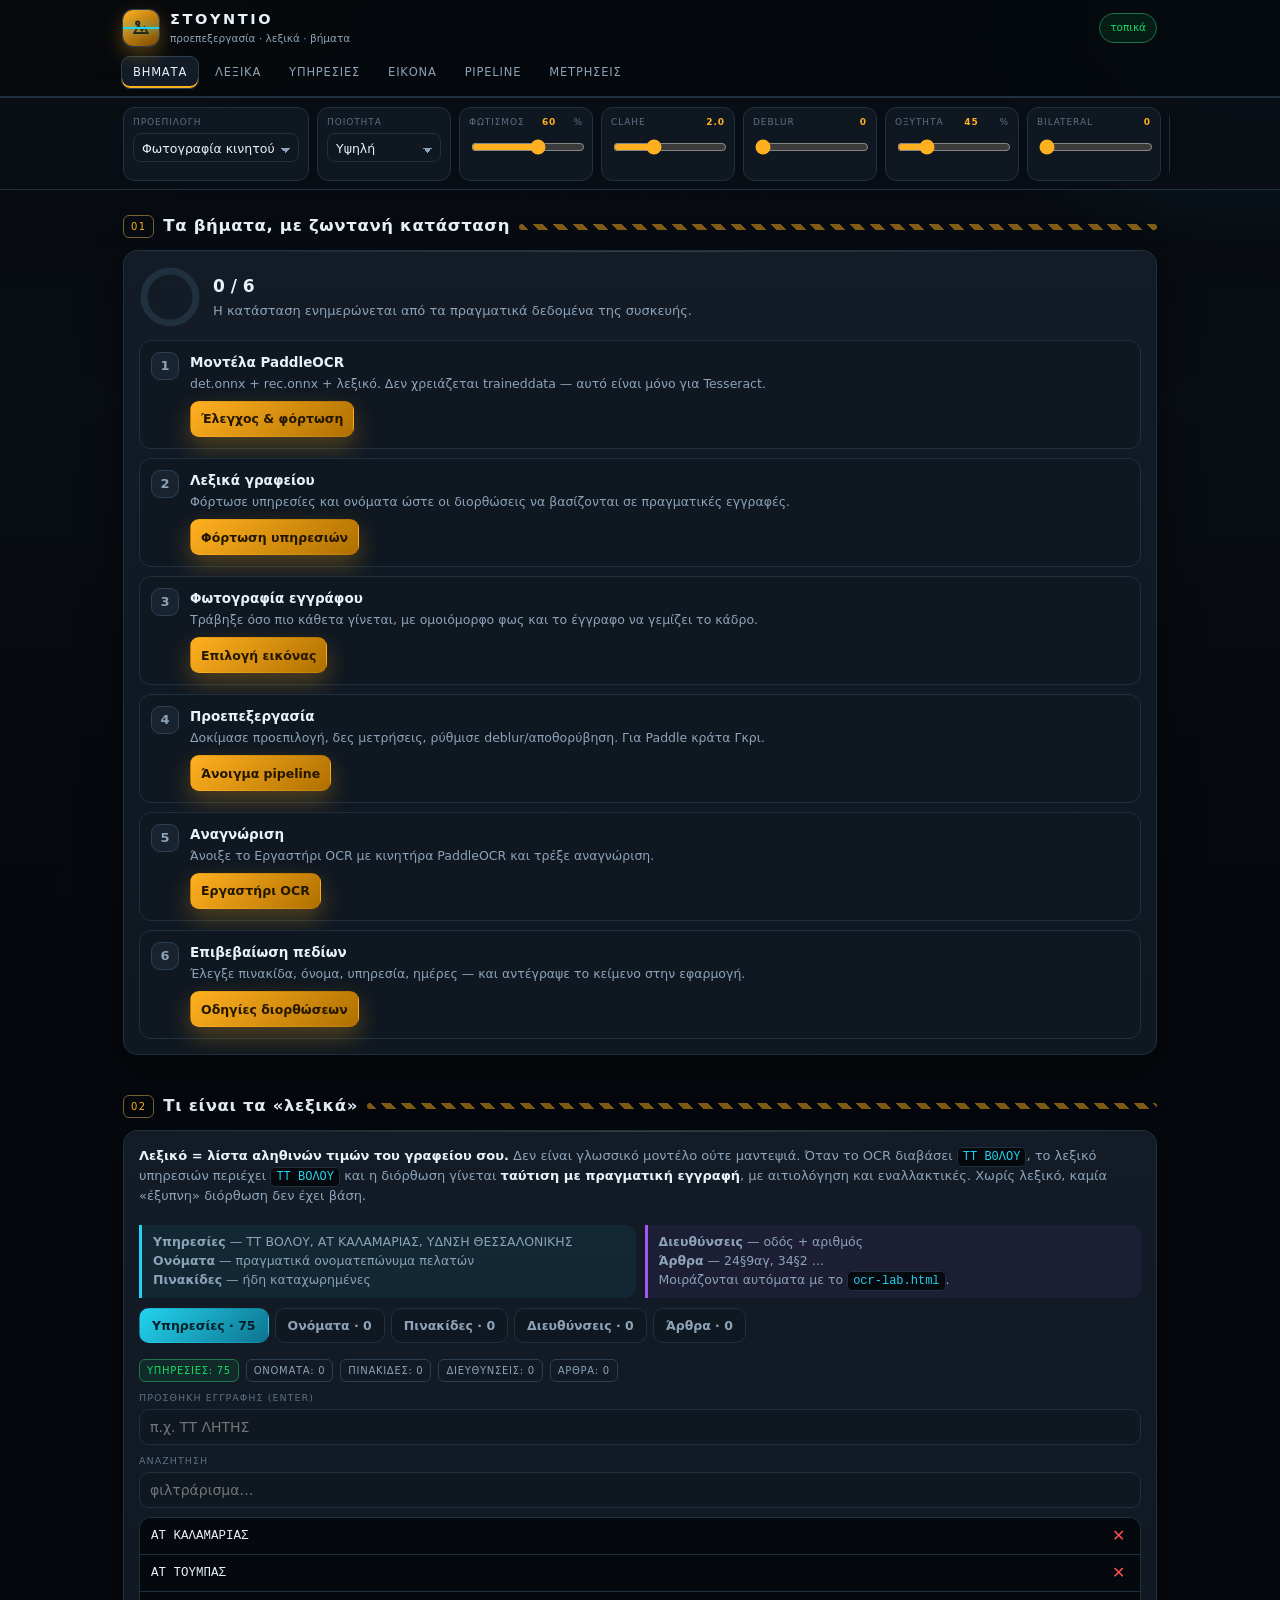
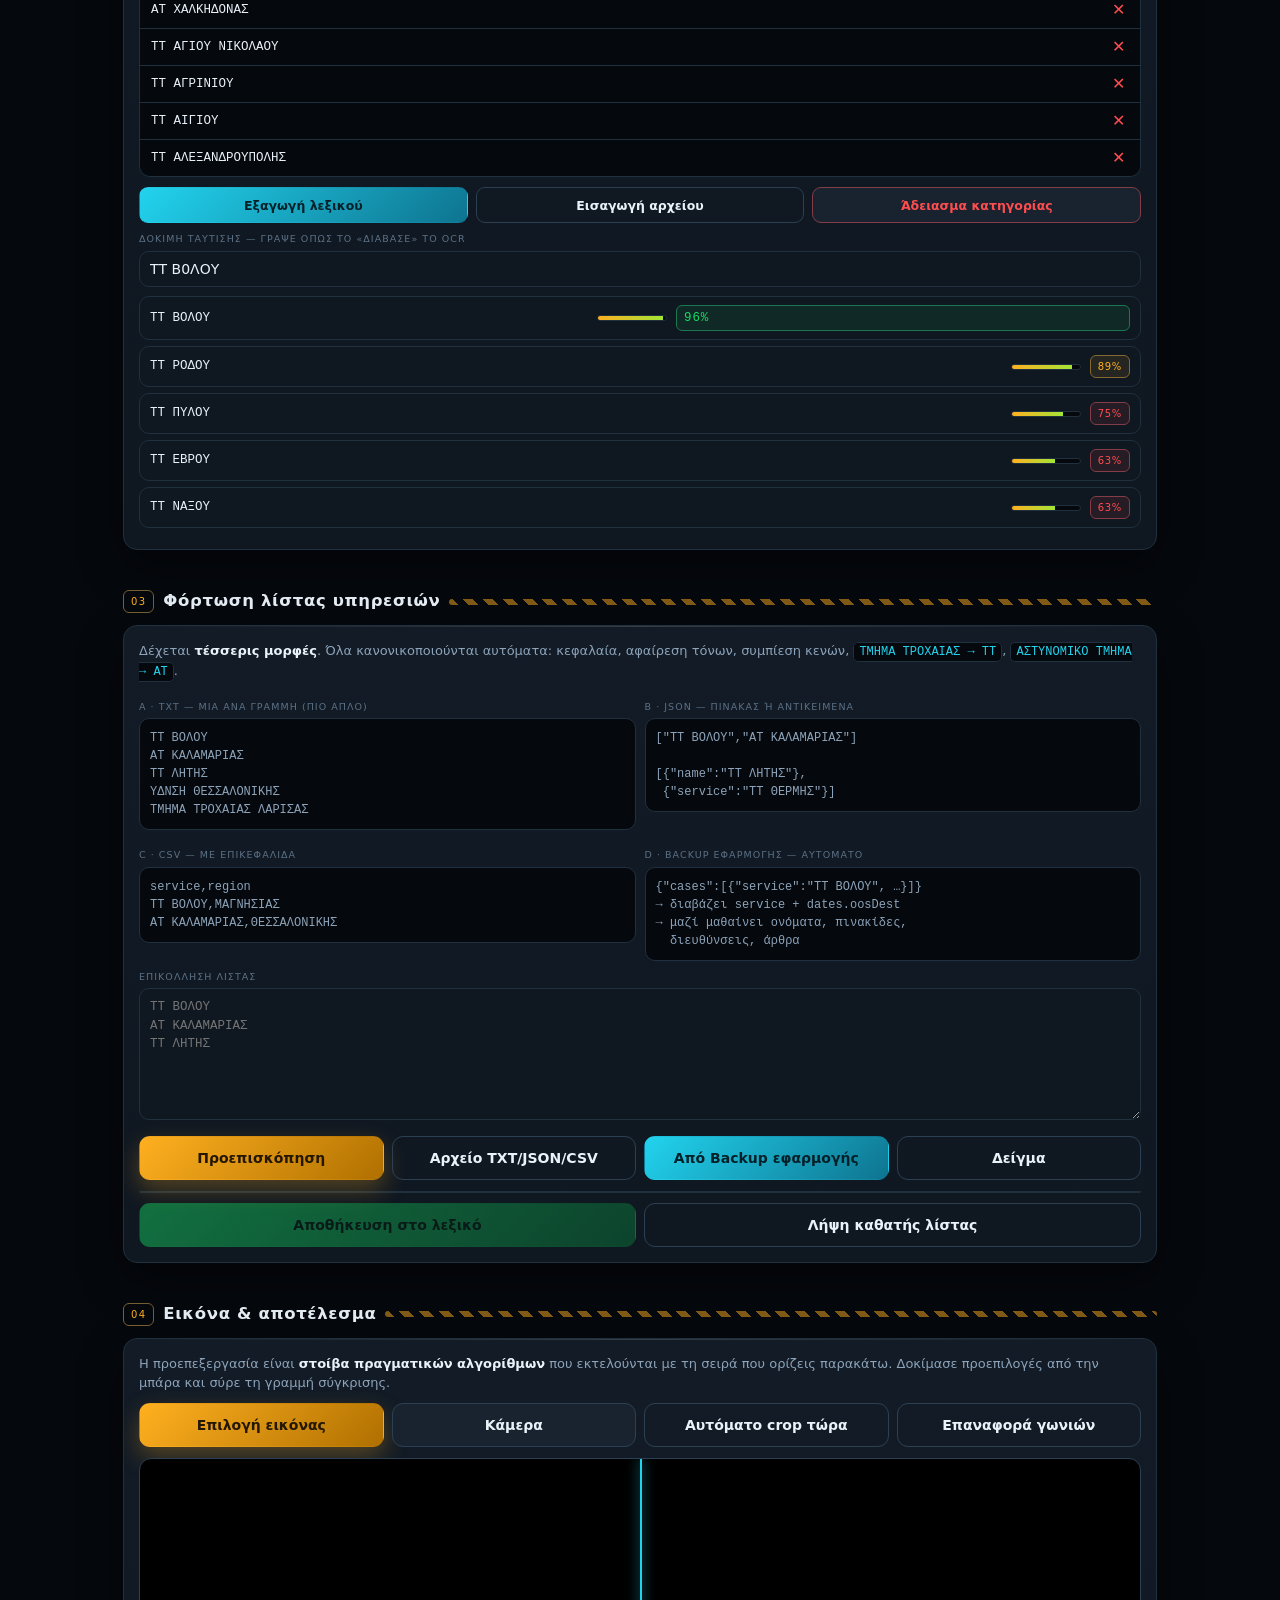
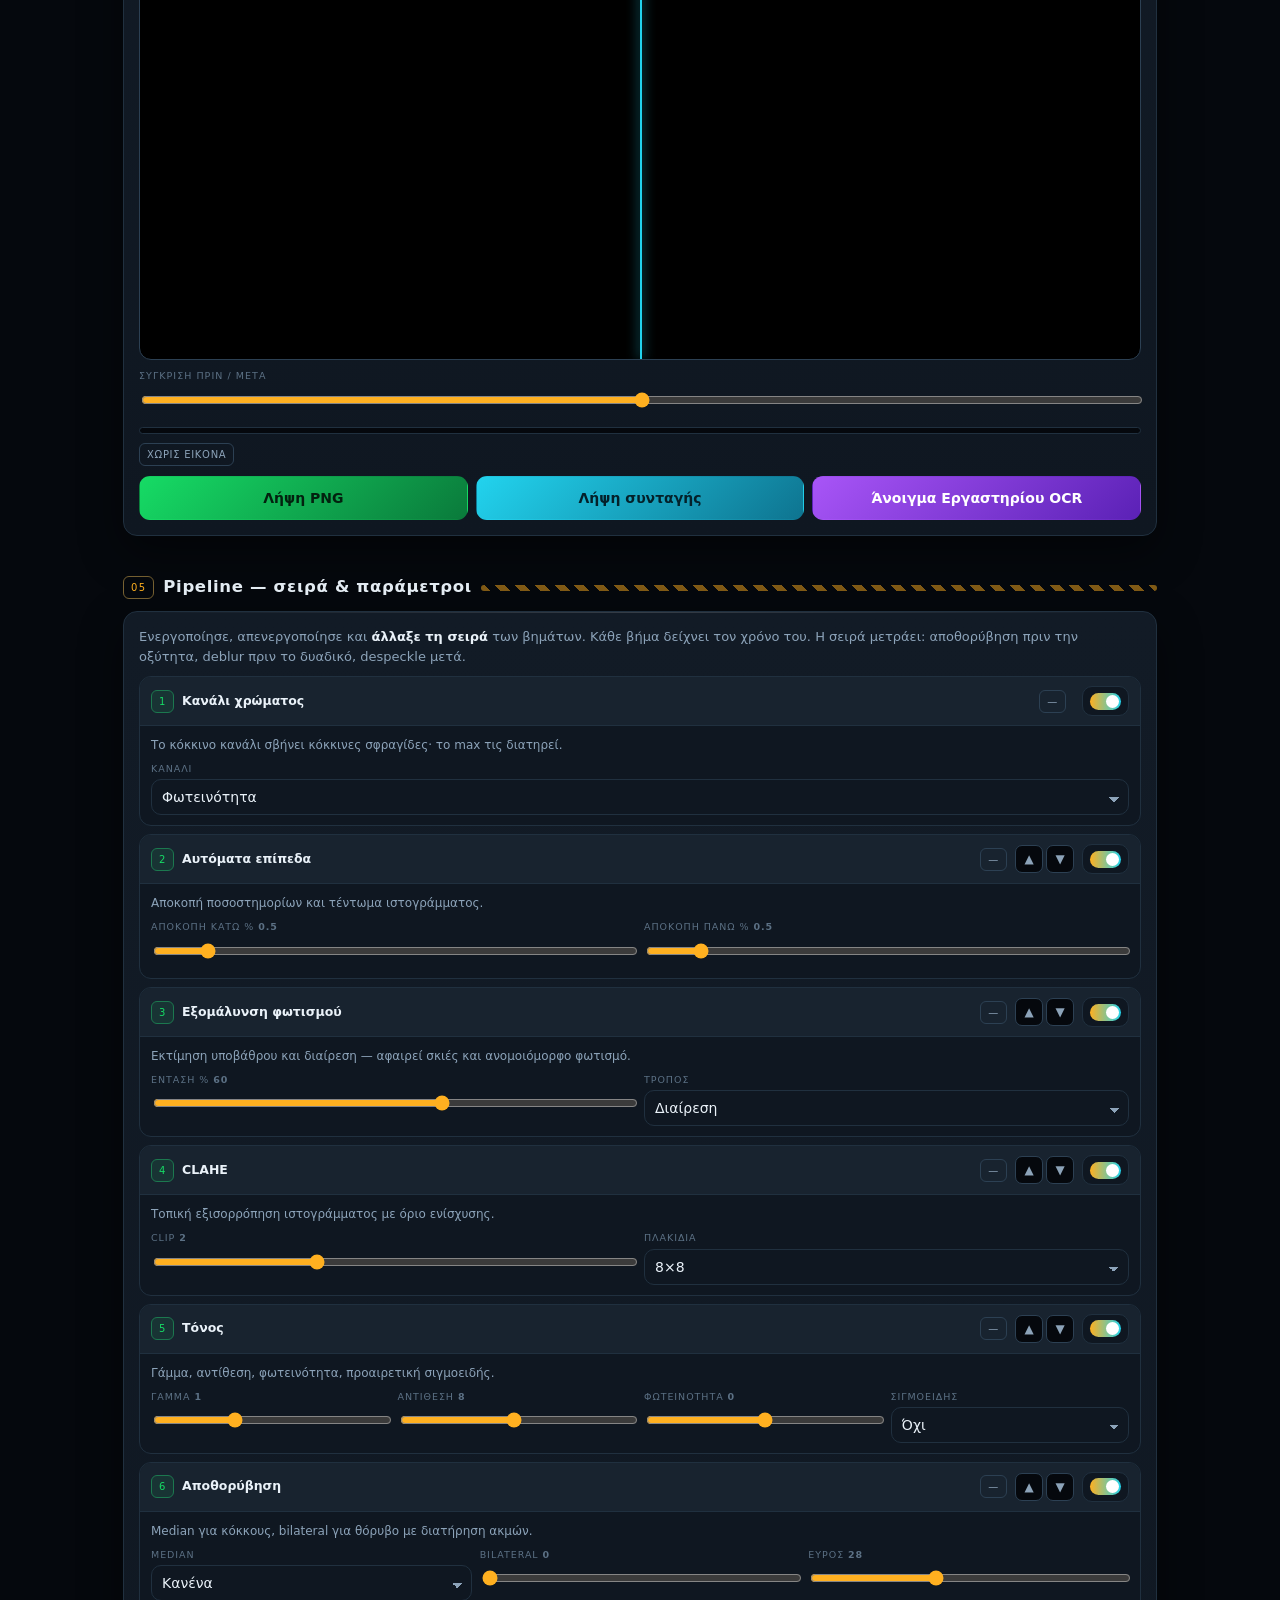
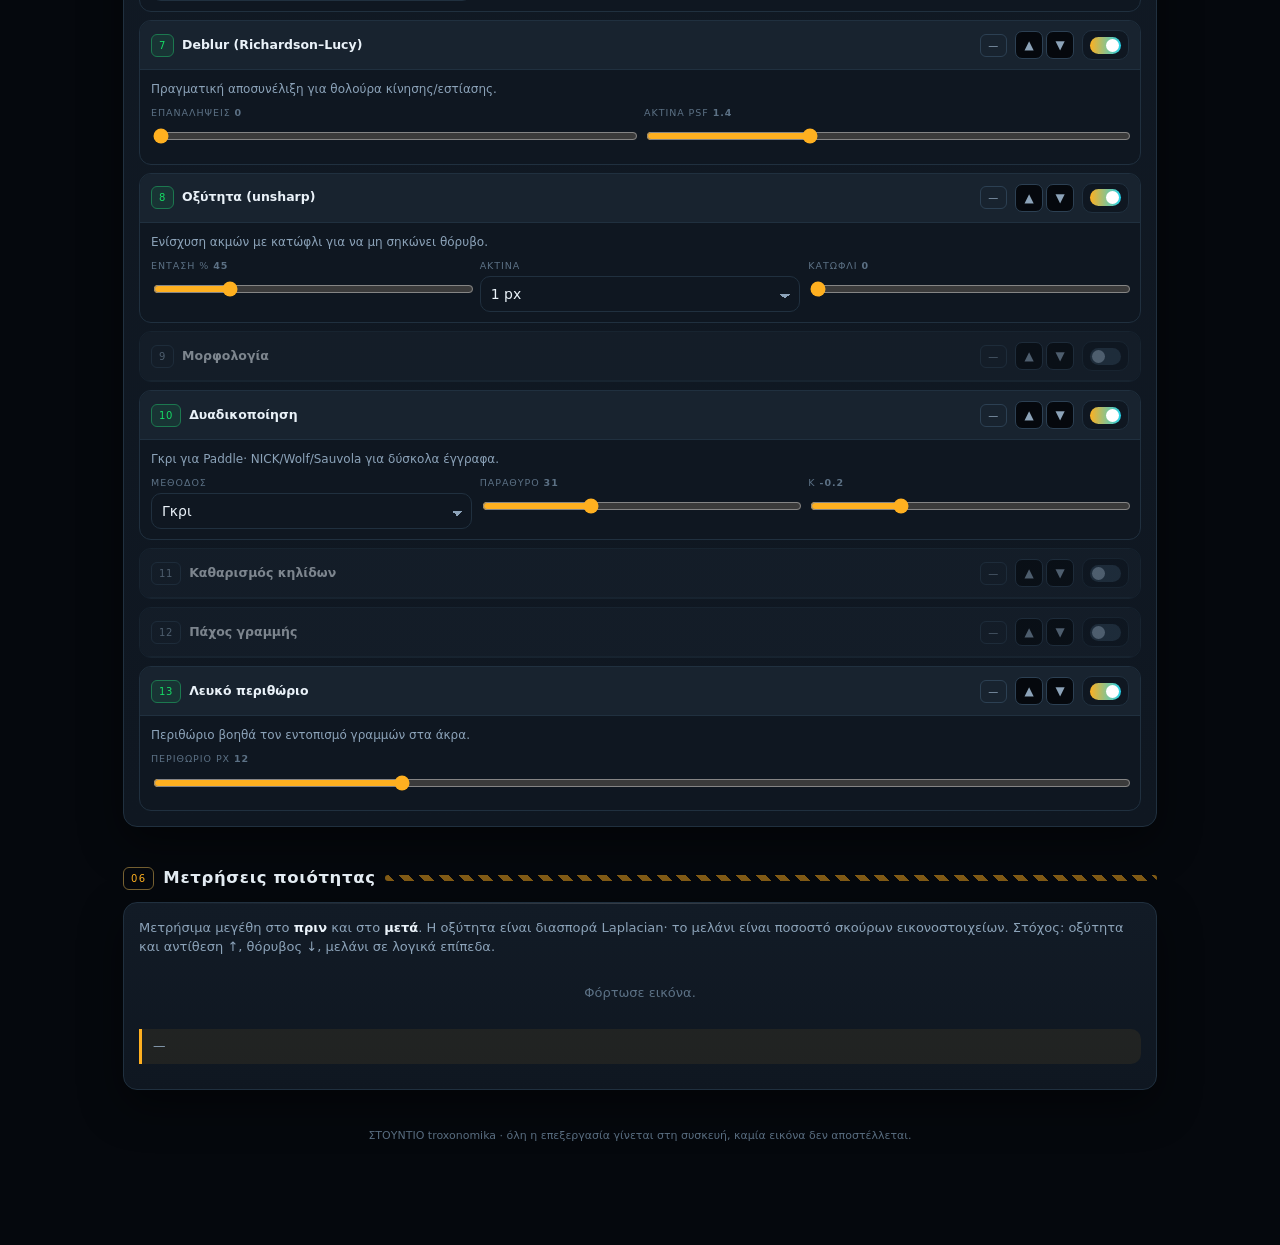
<file: studio.html>
<!doctype html>
<html lang="el">
<head>
<meta charset="utf-8">
<meta name="viewport" content="width=device-width, initial-scale=1, viewport-fit=cover">
<meta name="theme-color" content="#05080D">
<title>ΣΤΟΥΝΤΙΟ · troxonomika</title>
<style>
:root{
  --a9:#05080D;--a8:#090E15;--a7:#0F1721;--sf:#121B26;--sf2:#18232F;--ln:#20303F;--ln2:#2C4053;
  --ink:#EAF2F9;--mut:#8CA3B9;--dim:#5C7185;
  --amber:#FFB020;--amber2:#FFD27A;--cyan:#22D3EE;--violet:#A855F7;--plate:#2F6BFF;
  --ok:#16DB65;--bad:#FF4D4F;--info:#38BDF8;--lime:#A3E635;
  --pad:15px;--r:14px;--fs:14px;--mono:ui-monospace,SFMono-Regular,Menlo,Consolas,monospace;
}
[data-theme="paper"]{--a9:#EDE7DA;--a8:#F5F0E5;--a7:#FCF8F0;--sf:#FFFDF8;--sf2:#F4EEE2;--ln:#DDD3C1;--ln2:#C5B9A3;
 --ink:#131920;--mut:#586374;--dim:#7A8593;--amber:#A96A00;--amber2:#C98A1A;--cyan:#0E7490;--violet:#7C22CE;--plate:#1B4FD8;--ok:#0E8F45;--bad:#C62828;--info:#0369A1;--lime:#4D7C0F}
[data-density="tight"]{--pad:10px;--r:11px}
*{box-sizing:border-box}html{scroll-behavior:smooth}
body{margin:0;background:var(--a9);color:var(--ink);font:15px/1.5 system-ui,-apple-system,"Segoe UI",Roboto,Arial,sans-serif;padding-bottom:96px;overflow-x:hidden}
body::before{content:"";position:fixed;inset:0;z-index:-2;pointer-events:none;background:
 radial-gradient(760px 480px at 4% -10%,rgba(255,176,32,.16),transparent 62%),
 radial-gradient(620px 420px at 98% 0%,rgba(34,211,238,.14),transparent 60%),
 radial-gradient(880px 600px at 42% 116%,rgba(168,85,247,.13),transparent 62%),
 linear-gradient(180deg,var(--a9),var(--a8) 44%,var(--a9))}
body::after{content:"";position:fixed;inset:0;z-index:-1;pointer-events:none;opacity:.38;
 background-image:linear-gradient(rgba(255,255,255,.028) 1px,transparent 1px),linear-gradient(90deg,rgba(255,255,255,.028) 1px,transparent 1px);
 background-size:40px 40px;mask-image:radial-gradient(circle at 50% 12%,#000,transparent 76%);animation:drift 44s linear infinite}
@keyframes drift{to{background-position:400px 0,0 400px}}
::-webkit-scrollbar{width:11px;height:11px}
::-webkit-scrollbar-track{background:var(--a8);border-left:1px solid var(--ln)}
::-webkit-scrollbar-thumb{background:linear-gradient(180deg,var(--amber),var(--cyan));border-radius:20px;border:2px solid var(--a8)}
::-webkit-scrollbar-thumb:hover{background:linear-gradient(180deg,var(--violet),var(--lime))}
*{scrollbar-color:var(--amber) var(--a8);scrollbar-width:thin}
.wrap{max-width:1060px;margin:0 auto;padding:0 13px}
header.top{position:sticky;top:0;z-index:70;backdrop-filter:blur(14px);background:color-mix(in srgb,var(--a9) 88%,transparent);border-bottom:1px solid var(--ln)}
.topin{display:flex;align-items:center;gap:11px;padding:9px 13px;max-width:1060px;margin:0 auto}
.mark{width:36px;height:36px;flex:none;border-radius:10px;display:grid;place-items:center;background:linear-gradient(145deg,var(--amber),#7A4A00);box-shadow:0 0 0 1px var(--ln2),0 8px 20px rgba(255,176,32,.32);position:relative;overflow:hidden}
.mark::after{content:"";position:absolute;left:0;right:0;height:2px;background:var(--cyan);box-shadow:0 0 10px var(--cyan);animation:scan 2.8s ease-in-out infinite}
@keyframes scan{0%,100%{top:6px;opacity:.2}50%{top:28px;opacity:1}}
.brand b{display:block;font-size:14.5px;letter-spacing:.18em;text-transform:uppercase}
.brand span{display:block;font-size:10.5px;color:var(--mut)}
.hpill{margin-left:auto;font-size:10.5px;color:var(--ok);border:1px solid color-mix(in srgb,var(--ok) 40%,var(--ln));background:color-mix(in srgb,var(--ok) 9%,transparent);padding:6px 10px;border-radius:999px;white-space:nowrap}
nav.tabs{display:flex;gap:4px;overflow-x:auto;padding:0 11px 7px;max-width:1060px;margin:0 auto}
nav.tabs a{flex:none;font-size:11.5px;letter-spacing:.07em;text-transform:uppercase;color:var(--mut);text-decoration:none;padding:7px 11px;border-radius:9px;border:1px solid transparent;white-space:nowrap}
nav.tabs a.on{color:var(--ink);background:var(--sf);border-color:var(--ln2);box-shadow:inset 0 -2px 0 var(--amber)}
.rail{position:sticky;top:92px;z-index:60;background:color-mix(in srgb,var(--a8) 94%,transparent);backdrop-filter:blur(12px);border-block:1px solid var(--ln)}
.railin{display:flex;gap:8px;overflow-x:auto;padding:9px 13px;max-width:1060px;margin:0 auto}
.ctl{flex:none;width:134px;display:flex;flex-direction:column;gap:4px;background:var(--a7);border:1px solid var(--ln);border-radius:11px;padding:8px 9px}
.ctl.w{width:186px}
.ctl>small{font-size:9px;letter-spacing:.1em;text-transform:uppercase;color:var(--dim);display:flex;justify-content:space-between}
.ctl>small b{color:var(--amber);font-weight:700}
input,select,textarea,button{font-family:inherit;font-size:var(--fs);color:var(--ink)}
input,select,textarea{width:100%;background:var(--a7);border:1px solid var(--ln);border-radius:10px;padding:9px 10px;outline:none}
input:focus,select:focus,textarea:focus{border-color:var(--amber)}
select{appearance:none;background-image:linear-gradient(45deg,transparent 50%,var(--mut) 50%),linear-gradient(135deg,var(--mut) 50%,transparent 50%);background-position:calc(100% - 14px) 17px,calc(100% - 9px) 17px;background-size:5px 5px;background-repeat:no-repeat;padding-right:26px}
.ctl select,.ctl input{padding:6px 8px;font-size:12.5px;border-radius:8px}
.ctl select{background-position:calc(100% - 12px) 14px,calc(100% - 8px) 14px}
textarea{font-family:var(--mono);font-size:12.5px;line-height:1.5;resize:vertical;min-height:76px}
input[type=range]{padding:0;height:22px;background:transparent;border:0;accent-color:var(--amber)}
.sw{display:flex;align-items:center;gap:7px;background:var(--a7);border:1px solid var(--ln);border-radius:10px;padding:8px 9px;cursor:pointer;user-select:none;min-height:38px}
.sw i{width:31px;height:17px;border-radius:999px;background:var(--ln2);position:relative;flex:none;transition:.18s}
.sw i::after{content:"";position:absolute;top:2px;left:2px;width:13px;height:13px;border-radius:50%;background:var(--mut);transition:.18s}
.sw.on i{background:linear-gradient(90deg,var(--amber),var(--cyan))}.sw.on i::after{left:16px;background:#fff}
.sw span{font-size:11px;color:var(--mut);line-height:1.2}.sw.on span{color:var(--ink)}
.btn{display:inline-flex;align-items:center;justify-content:center;gap:7px;border:1px solid var(--ln2);background:var(--sf2);border-radius:11px;padding:11px 14px;font-weight:650;cursor:pointer;transition:.14s;min-height:44px;text-decoration:none}
.btn:hover{border-color:var(--amber);transform:translateY(-1px)}.btn:active{transform:translateY(1px) scale(.99)}
.btn.pri{background:linear-gradient(135deg,var(--amber),#B07000);border-color:transparent;color:#241700;box-shadow:0 10px 24px rgba(255,176,32,.28)}
.btn.go{background:linear-gradient(135deg,var(--ok),#0A7A3B);border-color:transparent;color:#03210F}
.btn.cy{background:linear-gradient(135deg,var(--cyan),#0E7490);border-color:transparent;color:#04212A}
.btn.vi{background:linear-gradient(135deg,var(--violet),#5B21B6);border-color:transparent;color:#fff}
.btn.gh{background:transparent}.btn.sm{padding:7px 10px;min-height:36px;font-size:12.5px;border-radius:9px}
.btn.bad{color:var(--bad);border-color:color-mix(in srgb,var(--bad) 45%,var(--ln))}
.btn[disabled]{opacity:.45;pointer-events:none}
.row{display:flex;gap:8px;flex-wrap:wrap}.row>.btn{flex:1 1 148px}
section{scroll-margin-top:190px;padding:24px 0 4px}
.hd{display:flex;align-items:center;gap:9px;margin:0 0 11px}.hd h2{margin:0;font-size:16.5px;letter-spacing:.04em}
.hd .num{font-size:10px;letter-spacing:.13em;color:var(--amber);border:1px solid color-mix(in srgb,var(--amber) 40%,var(--ln));padding:3px 7px;border-radius:6px}
.hd .bar{flex:1;height:6px;border-radius:3px;opacity:.5;background:repeating-linear-gradient(45deg,var(--amber) 0 7px,transparent 7px 14px)}
.card{background:linear-gradient(180deg,var(--sf),var(--a7));border:1px solid var(--ln);border-radius:var(--r);padding:var(--pad);box-shadow:0 16px 44px rgba(0,0,0,.45);margin-bottom:11px;position:relative;overflow:hidden}
.card::before{content:"";position:absolute;inset:0 0 auto;height:1px;background:linear-gradient(90deg,transparent,rgba(255,255,255,.15),transparent)}
.lead{color:var(--mut);font-size:13px;margin:0 0 10px}.k{color:var(--ink);font-weight:650}
code.i{font-family:var(--mono);font-size:12px;background:var(--a9);border:1px solid var(--ln);padding:2px 5px;border-radius:5px;color:var(--cyan);word-break:break-all}
.note{font-size:12.5px;color:var(--mut);border-left:3px solid var(--amber);padding:8px 11px;background:color-mix(in srgb,var(--amber) 7%,transparent);border-radius:0 10px 10px 0;margin:10px 0}
.note.cy{border-left-color:var(--cyan);background:color-mix(in srgb,var(--cyan) 7%,transparent)}
.note.vi{border-left-color:var(--violet);background:color-mix(in srgb,var(--violet) 7%,transparent)}
.tag{font-size:10px;letter-spacing:.07em;text-transform:uppercase;padding:3px 7px;border-radius:6px;border:1px solid var(--ln2);color:var(--mut);white-space:nowrap}
.tag.g{color:var(--ok);border-color:color-mix(in srgb,var(--ok) 42%,var(--ln));background:color-mix(in srgb,var(--ok) 9%,transparent)}
.tag.a{color:var(--amber);border-color:color-mix(in srgb,var(--amber) 45%,var(--ln));background:color-mix(in srgb,var(--amber) 9%,transparent)}
.tag.r{color:var(--bad);border-color:color-mix(in srgb,var(--bad) 45%,var(--ln));background:color-mix(in srgb,var(--bad) 9%,transparent)}
.tag.c{color:var(--cyan);border-color:color-mix(in srgb,var(--cyan) 40%,var(--ln))}
.tag.v{color:var(--violet);border-color:color-mix(in srgb,var(--violet) 45%,var(--ln))}
.stats{display:flex;gap:7px;flex-wrap:wrap;margin-top:9px}
.lbl{font-size:9.5px;letter-spacing:.11em;text-transform:uppercase;color:var(--dim);display:block;margin:9px 0 4px}
.two{display:grid;gap:9px;grid-template-columns:1fr 1fr}.three{display:grid;gap:9px;grid-template-columns:repeat(3,1fr)}
@media(max-width:680px){.two,.three{grid-template-columns:1fr}}
.steps{display:grid;gap:9px}
.step{display:flex;gap:11px;align-items:flex-start;border:1px solid var(--ln);border-radius:12px;padding:11px;background:var(--a7)}
.step.done{border-color:color-mix(in srgb,var(--ok) 34%,var(--ln))}
.step .n{width:28px;height:28px;flex:none;border-radius:9px;display:grid;place-items:center;font-weight:800;font-size:13px;background:var(--sf2);border:1px solid var(--ln2);color:var(--mut)}
.step.done .n{background:linear-gradient(135deg,var(--ok),#0A7A3B);color:#03210F;border-color:transparent}
.step .g{flex:1;min-width:0}.step b{display:block;font-size:13.5px}.step p{margin:3px 0 7px;font-size:12.5px;color:var(--mut)}
.ring{display:flex;align-items:center;gap:12px;margin-bottom:12px}
.ring svg{flex:none}
.lex{display:flex;gap:6px;overflow-x:auto;padding-bottom:6px;margin-bottom:10px}
.lex button{flex:none;border:1px solid var(--ln);background:var(--a7);border-radius:10px;padding:9px 12px;cursor:pointer;color:var(--mut);font-size:12.5px;font-weight:650}
.lex button.on{background:linear-gradient(135deg,var(--cyan),#0E7490);color:#04212A;border-color:transparent}
.items{max-height:260px;overflow:auto;border:1px solid var(--ln);border-radius:11px;background:var(--a9)}
.item{display:flex;gap:8px;align-items:center;padding:8px 11px;border-bottom:1px solid var(--ln);font-family:var(--mono);font-size:12.5px}
.item:last-child{border:0}.item span{flex:1;min-width:0;word-break:break-word}
.item button{flex:none;background:transparent;border:0;color:var(--bad);cursor:pointer;font-size:16px;padding:0 4px}
.match{display:flex;gap:9px;align-items:center;padding:8px 10px;border:1px solid var(--ln);border-radius:10px;background:var(--a7);margin-bottom:6px}
.match .g{flex:1;min-width:0;font-family:var(--mono);font-size:12.5px;word-break:break-word}
.meter{height:6px;border-radius:3px;background:var(--a9);border:1px solid var(--ln);overflow:hidden;width:70px;flex:none}
.meter i{display:block;height:100%;background:linear-gradient(90deg,var(--amber),var(--lime))}
.stage{position:relative;border:1px solid var(--ln2);border-radius:12px;overflow:hidden;background:#000;touch-action:none}
.stage canvas{display:block;width:100%;height:auto}
.hnd{position:absolute;width:30px;height:30px;margin:-15px 0 0 -15px;border-radius:50%;border:2px solid var(--amber);background:rgba(255,176,32,.22);box-shadow:0 0 12px rgba(255,176,32,.6);touch-action:none}
.wipe{position:absolute;inset:0;pointer-events:none}.wipe b{position:absolute;top:0;bottom:0;width:2px;background:var(--cyan);box-shadow:0 0 12px var(--cyan)}
.pbar{height:7px;border-radius:4px;background:var(--a9);border:1px solid var(--ln);overflow:hidden}
.pbar i{display:block;height:100%;width:0;background:linear-gradient(90deg,var(--amber),var(--cyan));transition:width .15s}
.pipe{display:grid;gap:8px}
.pstep{border:1px solid var(--ln);border-radius:12px;background:var(--a7);overflow:hidden}
.pstep.off{opacity:.5}
.pstep .ph{display:flex;align-items:center;gap:8px;padding:9px 11px;background:var(--sf2);border-bottom:1px solid var(--ln);flex-wrap:wrap}
.pstep .ph b{font-size:12.5px;flex:1;min-width:90px}
.pstep .pb{padding:10px 11px;display:grid;gap:8px}
.pgrid{display:grid;gap:8px;grid-template-columns:repeat(auto-fit,minmax(132px,1fr))}
.pgrid label{font-size:9.5px;letter-spacing:.1em;text-transform:uppercase;color:var(--dim);display:block;margin-bottom:3px}
.ord{display:flex;gap:3px}
.ord button{width:28px;height:28px;border-radius:7px;border:1px solid var(--ln2);background:var(--a9);color:var(--mut);cursor:pointer;font-size:12px;line-height:1}
.metrics{display:grid;gap:8px;grid-template-columns:repeat(auto-fit,minmax(126px,1fr))}
.metric{border:1px solid var(--ln);border-radius:11px;padding:9px 10px;background:var(--a7)}
.metric small{display:block;font-size:9px;letter-spacing:.1em;text-transform:uppercase;color:var(--dim)}
.metric b{font-size:18px;font-family:var(--mono)}
.metric .d{font-size:11px;font-family:var(--mono)}
.metric .d.up{color:var(--ok)}.metric .d.dn{color:var(--bad)}
.empty{color:var(--dim);font-size:13px;text-align:center;padding:16px}
.fmt{font-family:var(--mono);font-size:12px;background:var(--a9);border:1px solid var(--ln);border-radius:10px;padding:10px;white-space:pre-wrap;color:var(--mut);max-height:150px;overflow:auto}
#toast{position:fixed;left:12px;right:12px;bottom:14px;z-index:99;display:grid;gap:8px;pointer-events:none}
.tst{background:var(--sf2);border:1px solid var(--ln2);border-left:4px solid var(--amber);border-radius:12px;padding:11px 13px;font-size:13px;box-shadow:0 16px 40px rgba(0,0,0,.55);animation:up .22s ease}
.tst.ok{border-left-color:var(--ok)}.tst.err{border-left-color:var(--bad)}.tst.warn{border-left-color:var(--cyan)}
@keyframes up{from{opacity:0;transform:translateY(14px)}}
.rise{animation:rise .5s cubic-bezier(.2,.7,.3,1) both}@keyframes rise{from{opacity:0;transform:translateY(16px)}}
footer{color:var(--dim);font-size:11px;text-align:center;padding:22px 13px 6px;line-height:1.7}
@media(max-width:520px){.brand span{display:none}section{scroll-margin-top:214px}.rail{top:90px}}
</style>
</head>
<body>

<header class="top">
  <div class="topin">
    <div class="mark"><svg width="20" height="20" viewBox="0 0 24 24" fill="none" stroke="#241700" stroke-width="2.2" stroke-linecap="round"><path d="M4 18l5-9 4 6 3-4 4 7z"/><circle cx="8" cy="6" r="2"/></svg></div>
    <div class="brand"><b>Στούντιο</b><span>προεπεξεργασία · λεξικά · βήματα</span></div>
    <div class="hpill" id="hpill">τοπικά</div>
  </div>
  <nav class="tabs" id="tabs">
    <a href="#steps" class="on">Βήματα</a><a href="#lex">Λεξικά</a><a href="#svc">Υπηρεσίες</a>
    <a href="#img">Εικόνα</a><a href="#pipe">Pipeline</a><a href="#qa">Μετρήσεις</a>
  </nav>
</header>

<div class="rail"><div class="railin">
  <label class="ctl w"><small>Προεπιλογή</small><select id="qPreset">
    <option value="photo">Φωτογραφία κινητού</option><option value="shadow">Σκιά / ανομοιόμορφος φωτισμός</option>
    <option value="blur">Θολή — deblur</option><option value="faint">Αχνό / ξεθωριασμένο</option>
    <option value="stamp">Κόκκινες σφραγίδες</option><option value="binary">Tesseract · δυαδικό</option>
    <option value="clean">Καθαρό scan</option><option value="custom">Προσαρμοσμένο</option></select></label>
  <label class="ctl"><small>Ποιότητα</small><select id="qQual"><option value="1200">Προεπισκόπηση</option><option value="1900" selected>Υψηλή</option><option value="2600">Μέγιστη</option></select></label>
  <label class="ctl"><small>Φωτισμός <b id="vFlat">60</b>%</small><input type="range" id="qFlat" min="0" max="100" step="5" value="60"></label>
  <label class="ctl"><small>CLAHE <b id="vClip">2.0</b></small><input type="range" id="qClip" min="0" max="6" step="0.5" value="2"></label>
  <label class="ctl"><small>Deblur <b id="vRl">0</b></small><input type="range" id="qRl" min="0" max="14" step="1" value="0"></label>
  <label class="ctl"><small>Οξύτητα <b id="vSharp">45</b>%</small><input type="range" id="qSharp" min="0" max="200" step="5" value="45"></label>
  <label class="ctl"><small>Bilateral <b id="vBil">0</b></small><input type="range" id="qBil" min="0" max="60" step="5" value="0"></label>
  <label class="ctl"><small>Δυαδικό</small><select id="qBin"><option value="none" selected>Γκρι</option><option value="nick">NICK</option><option value="sauvola">Sauvola</option><option value="wolf">Wolf</option><option value="bradley">Bradley</option><option value="otsu">Otsu</option></select></label>
  <div class="ctl"><small>Αυτόματο crop</small><div class="sw" id="qCrop"><i></i><span>ανίχνευση</span></div></div>
  <div class="ctl"><small>Κλίση</small><div class="sw on" id="qSkew"><i></i><span>αυτόματη</span></div></div>
  <div class="ctl"><small>Σύγκριση</small><div class="sw on" id="qWipe"><i></i><span>πριν/μετά</span></div></div>
  <div class="ctl"><small>Τυχαίο</small><button class="btn sm gh" id="qRand">Δοκιμή</button></div>
  <div class="ctl"><small>Επαναφορά</small><button class="btn sm gh" id="qReset">Reset</button></div>
  <div class="ctl"><small>Εξαγωγή</small><button class="btn sm gh" id="qExport">PNG</button></div>
</div></div>

<div class="wrap">

<section id="steps" class="rise">
  <div class="hd"><span class="num">01</span><h2>Τα βήματα, με ζωντανή κατάσταση</h2><span class="bar"></span></div>
  <div class="card">
    <div class="ring">
      <svg width="62" height="62" viewBox="0 0 62 62"><circle cx="31" cy="31" r="26" fill="none" stroke="var(--ln)" stroke-width="7"/>
      <circle id="ringArc" cx="31" cy="31" r="26" fill="none" stroke="url(#gr)" stroke-width="7" stroke-linecap="round" stroke-dasharray="163.4" stroke-dashoffset="163.4" transform="rotate(-90 31 31)"/>
      <defs><linearGradient id="gr" x1="0" y1="0" x2="1" y2="1"><stop offset="0" stop-color="#FFB020"/><stop offset="1" stop-color="#22D3EE"/></linearGradient></defs></svg>
      <div><b id="ringTxt" style="font-size:17px">0 / 6</b><div class="lead" style="margin:2px 0 0">Η κατάσταση ενημερώνεται από τα πραγματικά δεδομένα της συσκευής.</div></div>
    </div>
    <div class="steps" id="stepList"></div>
  </div>
</section>

<section id="lex">
  <div class="hd"><span class="num">02</span><h2>Τι είναι τα «λεξικά»</h2><span class="bar"></span></div>
  <div class="card">
    <p class="lead"><span class="k">Λεξικό = λίστα αληθινών τιμών του γραφείου σου.</span> Δεν είναι γλωσσικό μοντέλο ούτε μαντεψιά. Όταν το OCR διαβάσει <code class="i">ΤΤ Β0ΛΟΥ</code>, το λεξικό υπηρεσιών περιέχει <code class="i">ΤΤ ΒΟΛΟΥ</code> και η διόρθωση γίνεται <span class="k">ταύτιση με πραγματική εγγραφή</span>, με αιτιολόγηση και εναλλακτικές. Χωρίς λεξικό, καμία «έξυπνη» διόρθωση δεν έχει βάση.</p>
    <div class="two">
      <div class="note cy"><b>Υπηρεσίες</b> — ΤΤ ΒΟΛΟΥ, ΑΤ ΚΑΛΑΜΑΡΙΑΣ, ΥΔΝΣΗ ΘΕΣΣΑΛΟΝΙΚΗΣ<br><b>Ονόματα</b> — πραγματικά ονοματεπώνυμα πελατών<br><b>Πινακίδες</b> — ήδη καταχωρημένες</div>
      <div class="note vi"><b>Διευθύνσεις</b> — οδός + αριθμός<br><b>Άρθρα</b> — 24§9αγ, 34§2 …<br>Μοιράζονται αυτόματα με το <code class="i">ocr-lab.html</code>.</div>
    </div>
    <div class="lex" id="lexTabs"></div>
    <div class="stats" id="lexStats"></div>
    <label class="lbl">Προσθήκη εγγραφής (Enter)</label>
    <input id="lexAdd" placeholder="π.χ. ΤΤ ΛΗΤΗΣ">
    <label class="lbl">Αναζήτηση</label><input id="lexSearch" placeholder="φιλτράρισμα…">
    <div class="items" id="lexItems" style="margin-top:9px"></div>
    <div class="row" style="margin-top:10px">
      <button class="btn sm cy" id="lexExport">Εξαγωγή λεξικού</button>
      <button class="btn sm gh" id="lexImportBtn">Εισαγωγή αρχείου</button>
      <button class="btn sm bad" id="lexClear">Άδειασμα κατηγορίας</button>
    </div>
    <input type="file" id="lexFile" accept=".txt,.json,.csv,text/plain,application/json" hidden>
    <label class="lbl">Δοκιμή ταύτισης — γράψε όπως το «διάβασε» το OCR</label>
    <input id="fuzzyQ" value="ΤΤ Β0ΛΟΥ" spellcheck="false">
    <div id="fuzzyOut" style="margin-top:9px"></div>
  </div>
</section>

<section id="svc">
  <div class="hd"><span class="num">03</span><h2>Φόρτωση λίστας υπηρεσιών</h2><span class="bar"></span></div>
  <div class="card">
    <p class="lead">Δέχεται <span class="k">τέσσερις μορφές</span>. Όλα κανονικοποιούνται αυτόματα: κεφαλαία, αφαίρεση τόνων, συμπίεση κενών, <code class="i">ΤΜΗΜΑ ΤΡΟΧΑΙΑΣ → ΤΤ</code>, <code class="i">ΑΣΤΥΝΟΜΙΚΟ ΤΜΗΜΑ → ΑΤ</code>.</p>
    <div class="two">
      <div><label class="lbl">A · TXT — μία ανά γραμμή (πιο απλό)</label><div class="fmt">ΤΤ ΒΟΛΟΥ
ΑΤ ΚΑΛΑΜΑΡΙΑΣ
ΤΤ ΛΗΤΗΣ
ΥΔΝΣΗ ΘΕΣΣΑΛΟΝΙΚΗΣ
ΤΜΗΜΑ ΤΡΟΧΑΙΑΣ ΛΑΡΙΣΑΣ</div></div>
      <div><label class="lbl">B · JSON — πίνακας ή αντικείμενα</label><div class="fmt">["ΤΤ ΒΟΛΟΥ","ΑΤ ΚΑΛΑΜΑΡΙΑΣ"]

[{"name":"ΤΤ ΛΗΤΗΣ"},
 {"service":"ΤΤ ΘΕΡΜΗΣ"}]</div></div>
    </div>
    <div class="two" style="margin-top:9px">
      <div><label class="lbl">C · CSV — με επικεφαλίδα</label><div class="fmt">service,region
ΤΤ ΒΟΛΟΥ,ΜΑΓΝΗΣΙΑΣ
ΑΤ ΚΑΛΑΜΑΡΙΑΣ,ΘΕΣΣΑΛΟΝΙΚΗΣ</div></div>
      <div><label class="lbl">D · Backup εφαρμογής — αυτόματο</label><div class="fmt">{"cases":[{"service":"ΤΤ ΒΟΛΟΥ", …}]}
→ διαβάζει service + dates.oosDest
→ μαζί μαθαίνει ονόματα, πινακίδες,
  διευθύνσεις, άρθρα</div></div>
    </div>
    <label class="lbl">Επικόλληση λίστας</label>
    <textarea id="svcText" rows="6" placeholder="ΤΤ ΒΟΛΟΥ&#10;ΑΤ ΚΑΛΑΜΑΡΙΑΣ&#10;ΤΤ ΛΗΤΗΣ"></textarea>
    <div class="row" style="margin-top:9px">
      <button class="btn pri" id="svcPreview">Προεπισκόπηση</button>
      <button class="btn gh" id="svcFileBtn">Αρχείο TXT/JSON/CSV</button>
      <button class="btn cy" id="svcBackupBtn">Από Backup εφαρμογής</button>
      <button class="btn gh" id="svcSample">Δείγμα</button>
    </div>
    <input type="file" id="svcFile" accept=".txt,.json,.csv,text/plain,application/json" hidden>
    <input type="file" id="svcBackup" accept=".json,application/json" hidden>
    <div id="svcReport" style="margin-top:11px"></div>
    <div class="items" id="svcList" style="margin-top:9px;max-height:230px"></div>
    <div class="row" style="margin-top:10px">
      <button class="btn go" id="svcCommit" disabled>Αποθήκευση στο λεξικό</button>
      <button class="btn gh" id="svcDownload">Λήψη καθατής λίστας</button>
    </div>
  </div>
</section>

<section id="img">
  <div class="hd"><span class="num">04</span><h2>Εικόνα & αποτέλεσμα</h2><span class="bar"></span></div>
  <div class="card">
    <p class="lead">Η προεπεξεργασία είναι <span class="k">στοίβα πραγματικών αλγορίθμων</span> που εκτελούνται με τη σειρά που ορίζεις παρακάτω. Δοκίμασε προεπιλογές από την μπάρα και σύρε τη γραμμή σύγκρισης.</p>
    <div class="row">
      <button class="btn pri" id="btnPick">Επιλογή εικόνας</button>
      <button class="btn" id="btnCam">Κάμερα</button>
      <button class="btn gh" id="btnAutoCrop">Αυτόματο crop τώρα</button>
      <button class="btn gh" id="btnResetCrop">Επαναφορά γωνιών</button>
    </div>
    <input type="file" id="fileImg" accept="image/*" hidden><input type="file" id="fileCam" accept="image/*" capture="environment" hidden>
    <div class="stage" id="stage" style="margin-top:11px">
      <canvas id="cvOut"></canvas><canvas id="cvBefore" style="position:absolute;inset:0"></canvas>
      <div class="wipe" id="wipe"><b style="left:50%"></b></div>
      <div class="hnd" data-c="0" hidden></div><div class="hnd" data-c="1" hidden></div><div class="hnd" data-c="2" hidden></div><div class="hnd" data-c="3" hidden></div>
    </div>
    <label class="lbl">Σύγκριση πριν / μετά</label><input type="range" id="wipePos" min="0" max="100" value="50">
    <div class="pbar" style="margin-top:10px"><i id="prog"></i></div>
    <div class="stats" id="procStats"><span class="tag">χωρίς εικόνα</span></div>
    <div class="row" style="margin-top:10px">
      <button class="btn go" id="btnPng">Λήψη PNG</button>
      <button class="btn cy" id="btnRecipe">Λήψη συνταγής</button>
      <button class="btn vi" id="btnToLab">Άνοιγμα Εργαστηρίου OCR</button>
    </div>
  </div>
</section>

<section id="pipe">
  <div class="hd"><span class="num">05</span><h2>Pipeline — σειρά & παράμετροι</h2><span class="bar"></span></div>
  <div class="card">
    <p class="lead">Ενεργοποίησε, απενεργοποίησε και <span class="k">άλλαξε τη σειρά</span> των βημάτων. Κάθε βήμα δείχνει τον χρόνο του. Η σειρά μετράει: αποθορύβηση πριν την οξύτητα, deblur πριν το δυαδικό, despeckle μετά.</p>
    <div class="pipe" id="pipeList"></div>
  </div>
</section>

<section id="qa">
  <div class="hd"><span class="num">06</span><h2>Μετρήσεις ποιότητας</h2><span class="bar"></span></div>
  <div class="card">
    <p class="lead">Μετρήσιμα μεγέθη στο <span class="k">πριν</span> και στο <span class="k">μετά</span>. Η οξύτητα είναι διασπορά Laplacian· το μελάνι είναι ποσοστό σκούρων εικονοστοιχείων. Στόχος: οξύτητα και αντίθεση ↑, θόρυβος ↓, μελάνι σε λογικά επίπεδα.</p>
    <div class="metrics" id="metrics"><div class="empty">Φόρτωσε εικόνα.</div></div>
    <div class="note" id="advice" style="margin-top:11px">—</div>
  </div>
</section>

<footer>ΣΤΟΥΝΤΙΟ troxonomika · όλη η επεξεργασία γίνεται στη συσκευή, καμία εικόνα δεν αποστέλλεται.</footer>
</div>
<div id="toast"></div>

<script>
(function(){
"use strict";
var $=function(s){return document.querySelector(s);};
function clamp(v,a,b){return v<a?a:v>b?b:v;}
function esc(s){return String(s==null?"":s).replace(/[&<>"']/g,function(c){return{"&":"&amp;","<":"&lt;",">":"&gt;",'"':"&quot;","'":"&#39;"}[c];});}
function toast(m,k){var t=document.createElement("div");t.className="tst "+(k||"");t.textContent=m;$("#toast").appendChild(t);setTimeout(function(){t.style.opacity=0;t.style.transition="opacity .3s";setTimeout(function(){t.remove();},320);},4000);}
function dl(n,t,ty){var b=new Blob([t],{type:ty||"text/plain;charset=utf-8"}),u=URL.createObjectURL(b),a=document.createElement("a");a.href=u;a.download=n;document.body.appendChild(a);a.click();setTimeout(function(){URL.revokeObjectURL(u);a.remove();},1500);}
var LAT={A:"Α",B:"Β",E:"Ε",Z:"Ζ",H:"Η",I:"Ι",K:"Κ",M:"Μ",N:"Ν",O:"Ο",P:"Ρ",T:"Τ",Y:"Υ",X:"Χ"};
function toGr(s){return String(s==null?"":s).toUpperCase().replace(/[A-Z]/g,function(c){return LAT[c]||c;});}
function fold(s){return toGr(String(s==null?"":s).normalize("NFD").replace(/[\u0300-\u036f]/g,"")).replace(/\s+/g," ").trim();}
function normSvc(s){return fold(s).replace(/^ΤΜΗΜΑ ΤΡΟΧΑΙΑΣ/,"ΤΤ").replace(/^ΑΣΤΥΝΟΜΙΚΟ ΤΜΗΜΑ/,"ΑΤ").replace(/^ΥΠΟΔ\/ΝΣΗ|^ΥΠΟΔΙΕΥΘΥΝΣΗ/,"ΥΔΝΣΗ").replace(/\s*-\s*/g," ").trim();}
function lev(a,b){var m=a.length,n=b.length;if(!m)return n;if(!n)return m;var p=[],c=[],i,j;for(j=0;j<=n;j++)p[j]=j;for(i=1;i<=m;i++){c=[i];for(j=1;j<=n;j++)c[j]=Math.min(p[j]+1,c[j-1]+1,p[j-1]+(a[i-1]===b[j-1]?0:1));p=c;}return p[n];}
var CONF={"Α":["Λ","Δ"],"Λ":["Α","Δ"],"Δ":["Α","Λ"],"Ο":["Θ","Ω","0"],"Θ":["Ο"],"Ω":["Ο"],"Ε":["Σ"],"Σ":["Ε"],"Ι":["Τ","Γ","1"],"Τ":["Ι","Γ"],"Γ":["Τ","Ι"],"Η":["Ν"],"Ν":["Η"],"Ρ":["Β"],"Β":["Ρ","8"],"Κ":["Χ"],"Χ":["Κ"],"Π":["Τ"],"0":["Ο"],"1":["Ι"],"8":["Β"]};
function cost(a,b){return a===b?0:(CONF[a]&&CONF[a].indexOf(b)>=0?.3:1);}
function fuzzy(q,pool,n){q=fold(q);var o=[];pool.forEach(function(c){var t=fold(c);if(!t)return;var m=Math.max(q.length,t.length);if(!m)return;
 var d=0,k=Math.min(q.length,t.length);for(var i=0;i<k;i++)d+=cost(q[i],t[i]);d+=Math.abs(q.length-t.length);
 var s=1-Math.min(d,lev(q,t))/m;if(s>.5)o.push({v:c,s:s});});o.sort(function(a,b){return b.s-a.s;});return o.slice(0,n||5);}

/* ================= LEXICONS ================= */
var LEXKEY="troxo_ocr_lex";
var CATS=[{k:"services",t:"Υπηρεσίες"},{k:"names",t:"Ονόματα"},{k:"plates",t:"Πινακίδες"},{k:"addresses",t:"Διευθύνσεις"},{k:"articles",t:"Άρθρα"}];
var LEX={services:[],names:[],plates:[],addresses:[],articles:[]};
var SEED=["ΥΔΝΣΗ ΘΕΣΣΑΛΟΝΙΚΗΣ","ΥΔΝΣΗ ΑΤΤΙΚΗΣ","ΤΤ ΑΤΤΙΚΗΣ","ΤΤ ΠΑΘΕ","ΤΤ ΕΓΝΑΤΙΑΣ","ΑΤ ΚΑΛΑΜΑΡΙΑΣ","ΤΤ ΚΑΛΑΜΑΡΙΑΣ","ΤΤ ΛΗΤΗΣ","ΤΤ ΘΕΡΜΗΣ","ΑΤ ΤΟΥΜΠΑΣ","ΤΤ ΧΑΛΚΙΔΙΚΗΣ","ΤΤ ΜΟΥΔΑΝΙΩΝ","ΤΤ ΑΣΠΡΟΒΑΛΤΑΣ","ΤΤ ΚΑΣΣΑΝΔΡΕΙΑΣ","ΑΤ ΧΑΛΚΗΔΟΝΑΣ","ΤΤ ΛΑΓΚΑΔΑ","ΤΤ ΣΤΑΥΡΟΥ","ΤΤ ΒΟΛΟΥ","ΤΤ ΛΑΡΙΣΑΣ","ΤΤ ΤΡΙΚΑΛΩΝ","ΤΤ ΚΑΡΔΙΤΣΑΣ","ΤΤ ΓΡΕΒΕΝΩΝ","ΤΤ ΚΟΖΑΝΗΣ","ΤΤ ΚΑΣΤΟΡΙΑΣ","ΤΤ ΦΛΩΡΙΝΑΣ","ΤΤ ΚΑΤΕΡΙΝΗΣ","ΤΤ ΒΕΡΟΙΑΣ","ΤΤ ΝΑΟΥΣΑΣ","ΤΤ ΕΔΕΣΣΑΣ","ΤΤ ΓΙΑΝΝΙΤΣΩΝ","ΤΤ ΠΟΛΥΚΑΣΤΡΟΥ","ΤΤ ΣΕΡΡΩΝ","ΤΤ ΚΙΛΚΙΣ","ΤΤ ΔΡΑΜΑΣ","ΤΤ ΚΑΒΑΛΑΣ","ΤΤ ΞΑΝΘΗΣ","ΤΤ ΚΟΜΟΤΗΝΗΣ","ΤΤ ΕΒΡΟΥ","ΤΤ ΑΛΕΞΑΝΔΡΟΥΠΟΛΗΣ","ΤΤ ΟΡΕΣΤΙΑΔΑΣ","ΤΤ ΙΩΑΝΝΙΝΩΝ","ΤΤ ΑΡΤΑΣ","ΤΤ ΠΡΕΒΕΖΑΣ","ΤΤ ΘΕΣΠΡΩΤΙΑΣ","ΤΤ ΚΕΡΚΥΡΑΣ","ΤΤ ΛΑΜΙΑΣ","ΤΤ ΑΜΦΙΣΣΑΣ","ΤΤ ΛΕΒΑΔΕΙΑΣ","ΤΤ ΘΗΒΑΣ","ΤΤ ΧΑΛΚΙΔΑΣ","ΤΤ ΤΗΝΟΥ","ΤΤ ΣΥΡΟΥ","ΤΤ ΝΑΞΟΥ","ΤΤ ΘΗΡΑΣ","ΤΤ ΡΟΔΟΥ","ΤΤ ΧΑΝΙΩΝ","ΤΤ ΡΕΘΥΜΝΟΥ","ΤΤ ΗΡΑΚΛΕΙΟΥ","ΤΤ ΑΓΙΟΥ ΝΙΚΟΛΑΟΥ","ΤΤ ΣΗΤΕΙΑΣ","ΤΤ ΠΑΤΡΩΝ","ΤΤ ΑΙΓΙΟΥ","ΤΤ ΚΟΡΙΝΘΟΥ","ΤΤ ΑΡΓΟΥΣ","ΤΤ ΝΑΥΠΛΙΟΥ","ΤΤ ΤΡΙΠΟΛΗΣ","ΤΤ ΣΠΑΡΤΗΣ","ΤΤ ΚΑΛΑΜΑΤΑΣ","ΤΤ ΜΕΣΣΗΝΗΣ","ΤΤ ΠΥΛΟΥ","ΤΤ ΑΜΑΛΙΑΔΑΣ","ΤΤ ΠΥΡΓΟΥ","ΤΤ ΜΕΣΟΛΟΓΓΙΟΥ","ΤΤ ΑΓΡΙΝΙΟΥ","ΤΤ ΝΑΥΠΑΚΤΟΥ"];
try{var st=JSON.parse(localStorage.getItem(LEXKEY)||"null");if(st)for(var kk in LEX)if(Array.isArray(st[kk]))LEX[kk]=st[kk];}catch(e){}
SEED.forEach(function(s){if(LEX.services.indexOf(s)<0)LEX.services.push(s);});
LEX.services.sort();
function saveLex(){try{localStorage.setItem(LEXKEY,JSON.stringify(LEX));}catch(e){}renderLex();renderSteps();}
var curCat="services";
function renderLexTabs(){$("#lexTabs").innerHTML=CATS.map(function(c){return '<button data-c="'+c.k+'" class="'+(c.k===curCat?"on":"")+'">'+c.t+' · '+LEX[c.k].length+'</button>';}).join("");}
function renderLex(){
  renderLexTabs();
  $("#lexStats").innerHTML=CATS.map(function(c){return '<span class="tag '+(LEX[c.k].length?"g":"")+'">'+c.t+": "+LEX[c.k].length+"</span>";}).join("");
  var q=fold($("#lexSearch").value||"");
  var arr=LEX[curCat].filter(function(v){return !q||fold(v).indexOf(q)>=0;});
  $("#lexItems").innerHTML=arr.length?arr.slice(0,400).map(function(v){
    return '<div class="item"><span>'+esc(v)+'</span><button data-del="'+esc(v)+'" aria-label="Διαγραφή">✕</button></div>';}).join(""):'<div class="empty">Καμία εγγραφή.</div>';
  runFuzzy();
}
$("#lexTabs").addEventListener("click",function(e){var b=e.target.closest("[data-c]");if(!b)return;curCat=b.dataset.c;renderLex();});
$("#lexSearch").addEventListener("input",renderLex);
$("#lexAdd").addEventListener("keydown",function(e){
  if(e.key!=="Enter")return;var v=curCat==="services"?normSvc(this.value):fold(this.value);
  if(!v)return;if(LEX[curCat].indexOf(v)<0){LEX[curCat].push(v);LEX[curCat].sort();saveLex();toast("Προστέθηκε: "+v,"ok");}this.value="";});
$("#lexItems").addEventListener("click",function(e){var b=e.target.closest("[data-del]");if(!b)return;
  var v=b.dataset.del;LEX[curCat]=LEX[curCat].filter(function(x){return x!==v;});saveLex();toast("Διαγράφηκε.","warn");});
$("#lexClear").onclick=function(){LEX[curCat]=[];saveLex();toast("Η κατηγορία άδειασε.","warn");};
$("#lexExport").onclick=function(){dl(curCat+".txt",LEX[curCat].join("\n"));};
$("#lexImportBtn").onclick=function(){$("#lexFile").click();};
$("#lexFile").onchange=function(){var f=this.files[0];if(!f)return;var rd=new FileReader();
  rd.onload=function(){var r=parseAny(String(rd.result),curCat==="services"?normSvc:fold);
    var add=0;r.values.forEach(function(v){if(LEX[curCat].indexOf(v)<0){LEX[curCat].push(v);add++;}});
    LEX[curCat].sort();saveLex();toast(add+" νέες εγγραφές.","ok");};rd.readAsText(f);this.value="";};
function runFuzzy(){
  var q=$("#fuzzyQ").value.trim();if(!q){$("#fuzzyOut").innerHTML="";return;}
  var pool=curCat==="services"?LEX.services:LEX[curCat];
  var m=fuzzy(q,pool,5);
  $("#fuzzyOut").innerHTML=m.length?m.map(function(x){
    return '<div class="match"><div class="g">'+esc(x.v)+'</div><div class="meter"><i style="width:'+Math.round(x.s*100)+'%"></i></div><span class="tag '+(x.s>.9?"g":x.s>.75?"a":"r")+'">'+Math.round(x.s*100)+'%</span></div>';}).join("")
    :'<div class="empty">Καμία ταύτιση — η διόρθωση θα σημειωθεί ως «άγνωστο», όχι ως εικασία.</div>';
}
$("#fuzzyQ").addEventListener("input",runFuzzy);

/* ================= SERVICE LOADER ================= */
function parseAny(text,norm){
  norm=norm||normSvc;var out=[],mode="TXT";var t=String(text||"").trim();
  if(!t)return{values:[],mode:"κενό",raw:0};
  var raw=0;
  if(t[0]==="["||t[0]==="{"){
    try{
      var o=JSON.parse(t);mode="JSON";
      var arr=Array.isArray(o)?o:(o.cases||o.data||o.services||o.items||null);
      if(Array.isArray(arr)){raw=arr.length;arr.forEach(function(it){
        if(typeof it==="string")out.push(it);
        else if(it&&typeof it==="object"){
          var v=it.service||it.name||it.title||it.value||it.υπηρεσία;
          if(v)out.push(v);
          if(it.dates&&it.dates.oosDest)out.push(it.dates.oosDest);
        }});}
      else if(o&&typeof o==="object"){Object.keys(o).forEach(function(k){if(typeof o[k]==="string")out.push(o[k]);});raw=out.length;}
    }catch(e){mode="JSON (σφάλμα)";}
  }else if(/^[^\n]*,[^\n]*\n/.test(t)&&/service|υπηρε|name|region/i.test(t.split("\n")[0])){
    mode="CSV";var lines=t.split(/\r?\n/),head=lines[0].split(",").map(function(h){return h.trim().toLowerCase();});
    var idx=head.findIndex(function(h){return /service|υπηρε|name|title/.test(h);});if(idx<0)idx=0;
    raw=lines.length-1;
    for(var i=1;i<lines.length;i++){var c=lines[i].split(",");if(c[idx])out.push(c[idx]);}
  }else{mode="TXT";var ls=t.split(/\r?\n/);raw=ls.length;out=ls;}
  var seen={},vals=[];
  out.forEach(function(v){var n=norm(v);if(!n||n.length<2)return;if(/^[-–—•\s]+$/.test(n))return;if(!seen[n]){seen[n]=1;vals.push(n);}});
  vals.sort();
  return{values:vals,mode:mode,raw:raw};
}
var svcPending=[];
function svcPreview(text){
  var r=parseAny(text,normSvc);svcPending=r.values;
  var neu=r.values.filter(function(v){return LEX.services.indexOf(v)<0;});
  var dup=r.values.length-neu.length;
  $("#svcReport").innerHTML=
    '<div class="stats"><span class="tag c">μορφή: '+esc(r.mode)+'</span><span class="tag">γραμμές/εγγραφές: '+r.raw+'</span>'+
    '<span class="tag g">έγκυρες: '+r.values.length+'</span><span class="tag a">ήδη υπάρχουσες: '+dup+'</span>'+
    '<span class="tag '+(neu.length?"g":"")+'">νέες: '+neu.length+'</span></div>'+
    (r.values.length?'':'<div class="note">Δεν βρέθηκαν έγκυρες τιμές. Έλεγξε τη μορφή παραπάνω.</div>');
  $("#svcList").innerHTML=r.values.length?r.values.slice(0,400).map(function(v){
    var isNew=LEX.services.indexOf(v)<0;
    return '<div class="item"><span>'+esc(v)+'</span><span class="tag '+(isNew?"g":"")+'">'+(isNew?"νέα":"υπάρχει")+'</span></div>';}).join(""):'<div class="empty">—</div>';
  $("#svcCommit").disabled=!neu.length;
}
$("#svcPreview").onclick=function(){svcPreview($("#svcText").value);};
$("#svcSample").onclick=function(){$("#svcText").value="ΤΤ ΒΟΛΟΥ\nΑΤ ΚΑΛΑΜΑΡΙΑΣ\nΤΤ ΛΗΤΗΣ\nΤΜΗΜΑ ΤΡΟΧΑΙΑΣ ΛΑΡΙΣΑΣ\nΥποδ/νση Θεσσαλονίκης\nττ θερμης";svcPreview($("#svcText").value);};
$("#svcFileBtn").onclick=function(){$("#svcFile").click();};
$("#svcFile").onchange=function(){var f=this.files[0];if(!f)return;var rd=new FileReader();
  rd.onload=function(){$("#svcText").value=String(rd.result).slice(0,200000);svcPreview(String(rd.result));toast("Φορτώθηκε "+f.name,"ok");};rd.readAsText(f);this.value="";};
$("#svcBackupBtn").onclick=function(){$("#svcBackup").click();};
$("#svcBackup").onchange=function(){var f=this.files[0];if(!f)return;var rd=new FileReader();
  rd.onload=function(){
    try{
      var o=JSON.parse(String(rd.result)),arr=Array.isArray(o)?o:(o.cases||o.data||[]);
      if(!Array.isArray(arr))throw new Error("δεν βρέθηκε λίστα υποθέσεων");
      var map={services:[],names:[],plates:[],addresses:[],articles:[]};
      arr.forEach(function(c){
        if(c.service)map.services.push(c.service);
        if(c.dates&&c.dates.oosDest)map.services.push(c.dates.oosDest);
        if(c.name)map.names.push(c.name);
        if(c.plate)map.plates.push(String(c.plate).replace(/-/g,""));
        if(c.address)map.addresses.push(c.address);
        if(c.vArticle)map.articles.push(c.vArticle);
      });
      var added={};
      CATS.forEach(function(cat){
        var norm=cat.k==="services"?normSvc:fold,seen={},n=0;
        map[cat.k].forEach(function(v){var x=norm(v);if(!x)return;if(seen[x])return;seen[x]=1;
          if(LEX[cat.k].indexOf(x)<0){LEX[cat.k].push(x);n++;}});
        LEX[cat.k].sort();added[cat.t]=n;
      });
      saveLex();
      $("#svcText").value=LEX.services.join("\n");svcPreview($("#svcText").value);
      toast("Backup: "+Object.keys(added).map(function(k){return k+" +"+added[k];}).join(" · "),"ok");
    }catch(e){toast("Σφάλμα backup: "+e.message,"err");}
  };rd.readAsText(f);this.value="";};
$("#svcCommit").onclick=function(){
  var n=0;svcPending.forEach(function(v){if(LEX.services.indexOf(v)<0){LEX.services.push(v);n++;}});
  LEX.services.sort();saveLex();svcPreview($("#svcText").value);toast(n+" υπηρεσίες αποθηκεύτηκαν.","ok");};
$("#svcDownload").onclick=function(){dl("services.txt",(svcPending.length?svcPending:LEX.services).join("\n"));};

/* ================= IMAGE ENGINE ================= */
var SRC=null,CORNERS=null,BASE=null,PROC=null,BEFORE=null,autoCorners=null;
var cvOut=$("#cvOut"),cvBefore=$("#cvBefore"),stage=$("#stage");
var Q={qual:1900,flat:60,clip:2,rl:0,sharp:45,bil:0,bin:"none",crop:false,skew:true,wipe:true};
function mkSteps(){return[
 {id:"channel",t:"Κανάλι χρώματος",on:true,p:{mode:"luma"},fixed:true,desc:"Το κόκκινο κανάλι σβήνει κόκκινες σφραγίδες· το max τις διατηρεί."},
 {id:"levels",t:"Αυτόματα επίπεδα",on:true,p:{lo:0.5,hi:0.5},desc:"Αποκοπή ποσοστημορίων και τέντωμα ιστογράμματος."},
 {id:"flat",t:"Εξομάλυνση φωτισμού",on:true,p:{amt:60,mode:"divide"},desc:"Εκτίμηση υποβάθρου και διαίρεση — αφαιρεί σκιές και ανομοιόμορφο φωτισμό."},
 {id:"clahe",t:"CLAHE",on:true,p:{clip:2,tiles:8},desc:"Τοπική εξισορρόπηση ιστογράμματος με όριο ενίσχυσης."},
 {id:"tone",t:"Τόνος",on:true,p:{gamma:1,contrast:8,bright:0,sigmoid:false},desc:"Γάμμα, αντίθεση, φωτεινότητα, προαιρετική σιγμοειδής."},
 {id:"denoise",t:"Αποθορύβηση",on:true,p:{median:0,bilateral:0,range:28},desc:"Median για κόκκους, bilateral για θόρυβο με διατήρηση ακμών."},
 {id:"deblur",t:"Deblur (Richardson–Lucy)",on:true,p:{iters:0,radius:1.4},desc:"Πραγματική αποσυνέλιξη για θολούρα κίνησης/εστίασης."},
 {id:"sharp",t:"Οξύτητα (unsharp)",on:true,p:{amt:45,radius:1,thresh:0},desc:"Ενίσχυση ακμών με κατώφλι για να μη σηκώνει θόρυβο."},
 {id:"morph",t:"Μορφολογία",on:false,p:{op:"none",r:1},desc:"Opening σβήνει μικρά στίγματα· closing κλείνει σπασμένα γράμματα."},
 {id:"bin",t:"Δυαδικοποίηση",on:true,p:{method:"none",win:31,k:-0.2},desc:"Γκρι για Paddle· NICK/Wolf/Sauvola για δύσκολα έγγραφα."},
 {id:"speck",t:"Καθαρισμός κηλίδων",on:false,p:{dark:12,light:8},desc:"Αφαίρεση μικρών συνδεδεμένων περιοχών μετά το δυαδικό."},
 {id:"weight",t:"Πάχος γραμμής",on:false,p:{d:0},desc:"Λέπτυνση ή πάχυνση κατά 1–2 px για αδύναμα γράμματα."},
 {id:"pad",t:"Λευκό περιθώριο",on:true,p:{px:12},desc:"Περιθώριο βοηθά τον εντοπισμό γραμμών στα άκρα."}
];}
var STEPS=mkSteps();
var PRESETS={
 photo:{q:{flat:60,clip:2,rl:0,sharp:45,bil:0,bin:"none"},s:{levels:{lo:.5,hi:.5},tone:{gamma:1,contrast:8,bright:0,sigmoid:false},denoise:{median:0,bilateral:0,range:28},sharp:{amt:45,radius:1,thresh:0},bin:{method:"none",win:31,k:-.2},morph:{op:"none",r:1},speck:{dark:12,light:8},weight:{d:0},pad:{px:12}},on:{morph:false,speck:false,weight:false}},
 shadow:{q:{flat:100,clip:3,rl:0,sharp:55,bil:15,bin:"none"},s:{flat:{amt:100,mode:"divide"},tone:{gamma:1.05,contrast:12,bright:0,sigmoid:false},denoise:{median:0,bilateral:15,range:30},sharp:{amt:55,radius:1,thresh:3}},on:{morph:false,speck:false,weight:false}},
 blur:{q:{flat:50,clip:2.5,rl:8,sharp:70,bil:0,bin:"none"},s:{deblur:{iters:8,radius:1.6},denoise:{median:0,bilateral:0,range:28},sharp:{amt:70,radius:1,thresh:4},tone:{gamma:.95,contrast:18,bright:0,sigmoid:false}},on:{deblur:true,morph:false,speck:false,weight:false}},
 faint:{q:{flat:80,clip:4,rl:3,sharp:90,bil:20,bin:"nick"},s:{levels:{lo:2,hi:1},tone:{gamma:1.2,contrast:26,bright:-6,sigmoid:true},bin:{method:"nick",win:41,k:-.2},weight:{d:1},speck:{dark:14,light:6}},on:{deblur:true,morph:false,speck:true,weight:true}},
 stamp:{q:{flat:60,clip:2,rl:0,sharp:50,bil:0,bin:"none"},s:{channel:{mode:"red"},tone:{gamma:1,contrast:14,bright:0,sigmoid:false}},on:{morph:false,speck:false,weight:false}},
 binary:{q:{flat:70,clip:2.5,rl:0,sharp:60,bil:0,bin:"sauvola"},s:{channel:{mode:"luma"},denoise:{median:3,bilateral:0,range:28},bin:{method:"sauvola",win:31,k:.2},speck:{dark:10,light:6},tone:{gamma:1,contrast:10,bright:0,sigmoid:false}},on:{morph:false,speck:true,weight:false}},
 clean:{q:{flat:0,clip:0,rl:0,sharp:20,bil:0,bin:"none"},s:{levels:{lo:.2,hi:.2},tone:{gamma:1,contrast:0,bright:0,sigmoid:false},pad:{px:16}},on:{flat:false,clahe:false,denoise:false,deblur:false,morph:false,speck:false,weight:false}},
 custom:null};
function applyPreset(name){
  var p=PRESETS[name];if(!p)return;
  STEPS=mkSteps();
  for(var k in p.q)Q[k]=p.q[k];
  Object.keys(p.s||{}).forEach(function(id){var st=stepById(id);if(st)for(var q in p.s[id])st.p[q]=p.s[id][q];});
  Object.keys(p.on||{}).forEach(function(id){var st=stepById(id);if(st)st.on=p.on[id];});
  if(name!=="clean"){var f=stepById("flat"),c=stepById("clahe"),d=stepById("denoise");if(f)f.on=true;if(c)c.on=true;if(d)d.on=true;}
  syncRail();renderPipe();schedule();
}
function stepById(id){for(var i=0;i<STEPS.length;i++)if(STEPS[i].id===id)return STEPS[i];return null;}

/* ---- helpers ---- */
function boxBlur(g,w,h,r){if(r<1)return g.slice();var t=new Float32Array(w*h),o=new Float32Array(w*h),x,y,i,n=2*r+1;
 for(y=0;y<h;y++){var s=0,row=y*w;for(i=-r;i<=r;i++)s+=g[row+clamp(i,0,w-1)];
  for(x=0;x<w;x++){t[row+x]=s/n;s+=g[row+clamp(x+r+1,0,w-1)]-g[row+clamp(x-r,0,w-1)];}}
 for(x=0;x<w;x++){var s2=0;for(i=-r;i<=r;i++)s2+=t[clamp(i,0,h-1)*w+x];
  for(y=0;y<h;y++){o[y*w+x]=s2/n;s2+=t[clamp(y+r+1,0,h-1)*w+x]-t[clamp(y-r,0,h-1)*w+x];}}return o;}
function gauss(g,w,h,r){var b=boxBlur(g,w,h,Math.max(1,Math.round(r)));b=boxBlur(b,w,h,Math.max(1,Math.round(r)));return boxBlur(b,w,h,Math.max(1,Math.round(r)));}
function minmax(g,w,h,r,isMax){var t=new Float32Array(w*h),o=new Float32Array(w*h),x,y,i;
 for(y=0;y<h;y++){var row=y*w;for(x=0;x<w;x++){var v=isMax?-1e9:1e9;for(i=-r;i<=r;i++){var s=g[row+clamp(x+i,0,w-1)];if(isMax?s>v:s<v)v=s;}t[row+x]=v;}}
 for(x=0;x<w;x++)for(y=0;y<h;y++){var v2=isMax?-1e9:1e9;for(i=-r;i<=r;i++){var s2=t[clamp(y+i,0,h-1)*w+x];if(isMax?s2>v2:s2<v2)v2=s2;}o[y*w+x]=v2;}
 return o;}
function otsu(g){var hist=new Int32Array(256),i;for(i=0;i<g.length;i++)hist[clamp(g[i]|0,0,255)]++;
 var tot=g.length,sum=0;for(i=0;i<256;i++)sum+=i*hist[i];var sb=0,wb=0,best=0,thr=128;
 for(i=0;i<256;i++){wb+=hist[i];if(!wb)continue;var wf=tot-wb;if(!wf)break;sb+=i*hist[i];var d=sb/wb-(sum-sb)/wf,v=wb*wf*d*d;if(v>best){best=v;thr=i;}}return thr;}
function integrals(g,w,h){var W=w+1,I=new Float64Array(W*(h+1)),I2=new Float64Array(W*(h+1));
 for(var y=1;y<=h;y++){var rs=0,rs2=0;for(var x=1;x<=w;x++){var v=g[(y-1)*w+x-1];rs+=v;rs2+=v*v;I[y*W+x]=I[(y-1)*W+x]+rs;I2[y*W+x]=I2[(y-1)*W+x]+rs2;}}
 return{I:I,I2:I2,W:W};}
function homography(src,dst){var A=[],b=[],i;for(i=0;i<4;i++){var x=src[i][0],y=src[i][1],X=dst[i][0],Y=dst[i][1];
 A.push([x,y,1,0,0,0,-X*x,-X*y]);b.push(X);A.push([0,0,0,x,y,1,-Y*x,-Y*y]);b.push(Y);}
 for(i=0;i<8;i++){var p=i;for(var r=i+1;r<8;r++)if(Math.abs(A[r][i])>Math.abs(A[p][i]))p=r;
  var t=A[i];A[i]=A[p];A[p]=t;var tb=b[i];b[i]=b[p];b[p]=tb;if(Math.abs(A[i][i])<1e-9)return null;
  for(r=i+1;r<8;r++){var f=A[r][i]/A[i][i];for(var c=i;c<8;c++)A[r][c]-=f*A[i][c];b[r]-=f*b[i];}}
 var h=new Array(8);for(i=7;i>=0;i--){var s=b[i];for(var j=i+1;j<8;j++)s-=A[i][j]*h[j];h[i]=s/A[i][i];}return h;}
function warp(cv,corners){
 var w=cv.width,h=cv.height,s=corners.map(function(p){return[p[0]*w,p[1]*h];});
 var W=Math.max(64,Math.round(Math.max(Math.hypot(s[1][0]-s[0][0],s[1][1]-s[0][1]),Math.hypot(s[2][0]-s[3][0],s[2][1]-s[3][1]))));
 var H=Math.max(64,Math.round(Math.max(Math.hypot(s[3][0]-s[0][0],s[3][1]-s[0][1]),Math.hypot(s[2][0]-s[1][0],s[2][1]-s[1][1]))));
 var Hm=homography([[0,0],[W,0],[W,H],[0,H]],s);if(!Hm)return cv;
 var sd=cv.getContext("2d").getImageData(0,0,w,h).data,out=document.createElement("canvas");out.width=W;out.height=H;
 var oc=out.getContext("2d"),od=oc.createImageData(W,H),o=od.data;
 for(var y=0;y<H;y++)for(var x=0;x<W;x++){var d=Hm[6]*x+Hm[7]*y+1,sx=Math.round((Hm[0]*x+Hm[1]*y+Hm[2])/d),sy=Math.round((Hm[3]*x+Hm[4]*y+Hm[5])/d),p=(y*W+x)*4;
  if(sx>=0&&sy>=0&&sx<w&&sy<h){var q=(sy*w+sx)*4;o[p]=sd[q];o[p+1]=sd[q+1];o[p+2]=sd[q+2];}else{o[p]=o[p+1]=o[p+2]=255;}o[p+3]=255;}
 oc.putImageData(od,0,0);return out;}
function detectDoc(cv){
 var s=Math.min(1,340/Math.max(cv.width,cv.height)),W=Math.max(32,Math.round(cv.width*s)),H=Math.max(32,Math.round(cv.height*s));
 var c=document.createElement("canvas");c.width=W;c.height=H;var x=c.getContext("2d");x.drawImage(cv,0,0,W,H);
 var d=x.getImageData(0,0,W,H).data,g=new Float32Array(W*H);
 for(var i=0,p=0;i<g.length;i++,p+=4)g[i]=.299*d[p]+.587*d[p+1]+.114*d[p+2];
 g=boxBlur(g,W,H,3);var t=otsu(g),lab=new Int32Array(W*H),best=null,bestN=0,cur=0,stack=new Int32Array(W*H);
 for(i=0;i<W*H;i++){
  if(g[i]<t||lab[i])continue;cur++;var sp=0;stack[sp++]=i;lab[i]=cur;var pts=[];
  while(sp){var q2=stack[--sp],y=(q2/W)|0,xx=q2-y*W;pts.push(q2);
   for(var dy=-1;dy<=1;dy++)for(var dx=-1;dx<=1;dx++){if(!dx&&!dy)continue;var nx=xx+dx,ny=y+dy;
    if(nx<0||ny<0||nx>=W||ny>=H)continue;var nq=ny*W+nx;if(g[nq]>=t&&!lab[nq]){lab[nq]=cur;stack[sp++]=nq;}}}
  if(pts.length>bestN){bestN=pts.length;best=pts;}}
 if(!best||bestN<W*H*.12)return null;
 var tl=null,br=null,tr=null,bl=null,sMax=-1e9,sMin=1e9,dMax=-1e9,dMin=1e9;
 best.forEach(function(q3){var y=(q3/W)|0,xx=q3-y*W,su=xx+y,di=xx-y;
  if(su<sMin){sMin=su;tl=[xx,y];}if(su>sMax){sMax=su;br=[xx,y];}
  if(di>dMax){dMax=di;tr=[xx,y];}if(di<dMin){dMin=di;bl=[xx,y];}});
 if(!tl||!tr||!br||!bl)return null;
 return [tl,tr,br,bl].map(function(p2){return [clamp(p2[0]/W,.005,.995),clamp(p2[1]/H,.005,.995)];});
}
function skewAngle(g,w,h){
 var s=Math.min(1,540/w),W=Math.max(32,Math.round(w*s)),H=Math.max(32,Math.round(h*s)),sm=new Float32Array(W*H);
 for(var y=0;y<H;y++)for(var x=0;x<W;x++)sm[y*W+x]=g[Math.min(h-1,Math.round(y/s))*w+Math.min(w-1,Math.round(x/s))];
 var t=otsu(sm),bin=new Uint8Array(W*H);for(var i=0;i<bin.length;i++)bin[i]=sm[i]<t?1:0;
 function sc(deg){var r=deg*Math.PI/180,co=Math.cos(r),si=Math.sin(r),pr=new Float64Array(H),cx=W/2,cy=H/2;
  for(var y=0;y<H;y+=2)for(var x=0;x<W;x+=2){if(!bin[y*W+x])continue;var yy=Math.round((x-cx)*si+(y-cy)*co+cy);if(yy>=0&&yy<H)pr[yy]++;}
  var v=0;for(var i=1;i<H;i++){var d=pr[i]-pr[i-1];v+=d*d;}return v;}
 var best=0,bs=-1;for(var a=-8;a<=8;a+=.5){var v=sc(a);if(v>bs){bs=v;best=a;}}
 for(var a2=best-.5;a2<=best+.5;a2+=.1){var v2=sc(a2);if(v2>bs){bs=v2;best=a2;}}
 return Math.round(best*10)/10;}
function rotate(g,w,h,deg){if(!deg)return g;var r=deg*Math.PI/180,co=Math.cos(r),si=Math.sin(r),cx=w/2,cy=h/2,o=new Float32Array(w*h);
 for(var y=0;y<h;y++)for(var x=0;x<w;x++){var dx=x-cx,dy=y-cy,sx=Math.round(dx*co+dy*si+cx),sy=Math.round(-dx*si+dy*co+cy);
  o[y*w+x]=(sx>=0&&sy>=0&&sx<w&&sy<h)?g[sy*w+sx]:255;}return o;}
function components(mask,w,h){
 var lab=new Int32Array(w*h),cur=0,out=[],stack=new Int32Array(w*h);
 for(var i=0;i<w*h;i++){if(!mask[i]||lab[i])continue;cur++;var sp=0;stack[sp++]=i;lab[i]=cur;var pts=[];
  while(sp){var q=stack[--sp],y=(q/w)|0,x=q-y*w;pts.push(q);
   for(var dy=-1;dy<=1;dy++)for(var dx=-1;dx<=1;dx++){if(!dx&&!dy)continue;var nx=x+dx,ny=y+dy;
    if(nx<0||ny<0||nx>=w||ny>=h)continue;var nq=ny*w+nx;if(mask[nq]&&!lab[nq]){lab[nq]=cur;stack[sp++]=nq;}}}
  out.push(pts);}
 return out;}

/* ---- algorithms ---- */
function toGray(cv,scale,mode){
 var w=cv.width,h=cv.height,s=Math.min(1,scale/Math.max(w,h)),W=Math.max(24,Math.round(w*s)),H=Math.max(24,Math.round(h*s));
 var c=document.createElement("canvas");c.width=W;c.height=H;var x=c.getContext("2d");x.imageSmoothingQuality="high";x.drawImage(cv,0,0,W,H);
 var d=x.getImageData(0,0,W,H).data,g=new Float32Array(W*H);
 for(var i=0,p=0;i<g.length;i++,p+=4){var r=d[p],gg=d[p+1],b=d[p+2],v;
  if(mode==="red")v=r;else if(mode==="green")v=gg;else if(mode==="blue")v=b;
  else if(mode==="max")v=Math.max(r,gg,b);else if(mode==="min")v=Math.min(r,gg,b);
  else if(mode==="ink")v=Math.min(r,Math.min(gg,b));
  else v=.299*r+.587*gg+.114*b;
  g[i]=v;}
 return{g:g,w:W,h:H,c:c};}
function levels(g,lo,hi){
 var hist=new Int32Array(256),i;for(i=0;i<g.length;i++)hist[clamp(g[i]|0,0,255)]++;
 var n=g.length,l=0,hh=255,acc=0,cutLo=n*lo/100,cutHi=n*hi/100;
 for(i=0;i<256;i++){acc+=hist[i];if(acc>=cutLo){l=i;break;}}
 acc=0;for(i=255;i>=0;i--){acc+=hist[i];if(acc>=cutHi){hh=i;break;}}
 if(hh<=l+4)return g;
 var o=new Float32Array(g.length),k=255/(hh-l);
 for(i=0;i<g.length;i++)o[i]=clamp((g[i]-l)*k,0,255);return o;}
function flatten(g,w,h,amt,mode){
 if(amt<=0)return g;
 var r=Math.max(10,Math.round(Math.min(w,h)/9)),bg=boxBlur(g,w,h,r),m=0,i;
 for(i=0;i<g.length;i++)m+=g[i];m/=g.length;
 var o=new Float32Array(g.length),a=amt/100;
 for(i=0;i<g.length;i++){var v=mode==="subtract"?clamp(g[i]-bg[i]+m,0,255):clamp(g[i]*(m/Math.max(bg[i],8)),0,255);o[i]=g[i]*(1-a)+v*a;}
 return o;}
function clahe(g,w,h,T,clip){
 if(clip<=0)return g;var tw=Math.ceil(w/T),th=Math.ceil(h/T),maps=[],tx,ty;
 for(ty=0;ty<T;ty++)for(tx=0;tx<T;tx++){
  var x0=tx*tw,y0=ty*th,x1=Math.min(w,x0+tw),y1=Math.min(h,y0+th),hist=new Int32Array(256),n=0,x,y;
  for(y=y0;y<y1;y++)for(x=x0;x<x1;x++){hist[clamp(g[y*w+x]|0,0,255)]++;n++;}
  if(!n){maps.push(null);continue;}
  var lim=Math.max(1,Math.round(clip*n/256)),ex=0,i;
  for(i=0;i<256;i++)if(hist[i]>lim){ex+=hist[i]-lim;hist[i]=lim;}
  var add=Math.floor(ex/256),rem=ex-add*256;
  for(i=0;i<256;i++){hist[i]+=add;if(i<rem)hist[i]++;}
  var lut=new Float32Array(256),ac=0;for(i=0;i<256;i++){ac+=hist[i];lut[i]=255*ac/n;}maps.push(lut);}
 var o=new Float32Array(g.length);
 for(y=0;y<h;y++)for(x=0;x<w;x++){
  var gx=(x-tw/2)/tw,gy=(y-th/2)/th,i0=Math.floor(gx),j0=Math.floor(gy),fx=gx-i0,fy=gy-j0,v=clamp(g[y*w+x]|0,0,255);
  function L(a,b){a=clamp(a,0,T-1);b=clamp(b,0,T-1);var m=maps[b*T+a];return m?m[v]:v;}
  var A=L(i0,j0)*(1-fx)+L(i0+1,j0)*fx,B=L(i0,j0+1)*(1-fx)+L(i0+1,j0+1)*fx;o[y*w+x]=A*(1-fy)+B*fy;}
 return o;}
function tone(g,gam,con,bri,sig){
 var o=new Float32Array(g.length),c=1+con/100;
 for(var i=0;i<g.length;i++){var v=g[i]/255;
  if(gam!==1)v=Math.pow(clamp(v,0,1),gam);
  if(sig)v=1/(1+Math.exp(-10*(v-.5)));
  v=(v-.5)*c+.5+bri/255;o[i]=clamp(v*255,0,255);}
 return o;}
function medianF(g,w,h,n){
 if(n<3)return g;var r=n>>1,o=new Float32Array(g.length),buf=[];
 for(var y=0;y<h;y++)for(var x=0;x<w;x++){buf.length=0;
  for(var dy=-r;dy<=r;dy++)for(var dx=-r;dx<=r;dx++)buf.push(g[clamp(y+dy,0,h-1)*w+clamp(x+dx,0,w-1)]);
  buf.sort(function(a,b){return a-b;});o[y*w+x]=buf[buf.length>>1];}
 return o;}
function bilateral(g,w,h,strength,range){
 if(strength<=0)return g;var r=2,ss=1.4,sr=Math.max(6,range),o=new Float32Array(g.length),a=strength/60;
 var sw=[];for(var dy=-r;dy<=r;dy++)for(var dx=-r;dx<=r;dx++)sw.push(Math.exp(-(dx*dx+dy*dy)/(2*ss*ss)));
 for(var y=0;y<h;y++)for(var x=0;x<w;x++){
  var c=g[y*w+x],sum=0,wt=0,k=0;
  for(var jy=-r;jy<=r;jy++)for(var jx=-r;jx<=r;jx++){
   var v=g[clamp(y+jy,0,h-1)*w+clamp(x+jx,0,w-1)],d=v-c;
   var ww=sw[k++]*Math.exp(-(d*d)/(2*sr*sr));sum+=v*ww;wt+=ww;}
  o[y*w+x]=g[y*w+x]*(1-a)+(sum/wt)*a;}
 return o;}
function richardsonLucy(g,w,h,iters,radius){
 if(iters<=0)return g;var est=g.slice(),i,it;
 for(it=0;it<iters;it++){
  var be=gauss(est,w,h,radius),ratio=new Float32Array(g.length);
  for(i=0;i<g.length;i++)ratio[i]=g[i]/Math.max(be[i],1.2);
  var corr=gauss(ratio,w,h,radius);
  for(i=0;i<g.length;i++)est[i]=clamp(est[i]*corr[i],0,255);}
 return est;}
function unsharp(g,w,h,amt,radius,thresh){
 if(amt<=0)return g;var b=boxBlur(g,w,h,Math.max(1,radius)),o=new Float32Array(g.length),a=amt/100;
 for(var i=0;i<g.length;i++){var d=g[i]-b[i];o[i]=Math.abs(d)<thresh?g[i]:clamp(g[i]+a*d,0,255);}return o;}
function binarize(g,w,h,method,win,k){
 var o=new Float32Array(g.length),i;
 if(method==="none")return g;
 if(method==="otsu"){var t=otsu(g);for(i=0;i<g.length;i++)o[i]=g[i]>t?255:0;return o;}
 var it=integrals(g,w,h),I=it.I,I2=it.I2,W=it.W,r=win>>1;
 var mn=255,sum=0;for(i=0;i<g.length;i++){if(g[i]<mn)mn=g[i];sum+=g[i];}
 var gm=sum/g.length,gv=0;for(i=0;i<g.length;i++){var d=g[i]-gm;gv+=d*d;}
 var gs=Math.sqrt(gv/g.length),R=method==="wolf"?Math.max(gs,1):128;
 for(var y=0;y<h;y++)for(var x=0;x<w;x++){
  var x0=Math.max(0,x-r),y0=Math.max(0,y-r),x1=Math.min(w-1,x+r),y1=Math.min(h-1,y+r),n=(x1-x0+1)*(y1-y0+1);
  var s=I[(y1+1)*W+x1+1]-I[y0*W+x1+1]-I[(y1+1)*W+x0]+I[y0*W+x0];
  var s2=I2[(y1+1)*W+x1+1]-I2[y0*W+x1+1]-I2[(y1+1)*W+x0]+I2[y0*W+x0];
  var m=s/n,sd=Math.sqrt(Math.max(0,s2/n-m*m)),T;
  if(method==="sauvola")T=m*(1+k*(sd/R-1));
  else if(method==="wolf")T=m-k*(1-sd/R)*(m-mn);
  else if(method==="bradley")T=m*(1-(Math.abs(k)||.15));
  else T=m+k*sd;
  o[y*w+x]=g[y*w+x]>T?255:0;}
 return o;}
function despeckle(g,w,h,minDark,minLight){
 var isBin=true;for(var i=0;i<Math.min(g.length,4000);i++){if(g[i]>4&&g[i]<251){isBin=false;break;}}
 if(!isBin)return g;
 var dark=new Uint8Array(g.length),light=new Uint8Array(g.length);
 for(i=0;i<g.length;i++){if(g[i]<128)dark[i]=1;else light[i]=1;}
 var o=g.slice();
 if(minDark>0)components(dark,w,h).forEach(function(pts){if(pts.length<minDark)pts.forEach(function(p){o[p]=255;});});
 if(minLight>0)components(light,w,h).forEach(function(pts){if(pts.length<minLight)pts.forEach(function(p){o[p]=0;});});
 return o;}
function padWhite(g,w,h,px){
 if(px<=0)return{g:g,w:w,h:h};
 var W=w+2*px,H=h+2*px,o=new Float32Array(W*H);o.fill(255);
 for(var y=0;y<h;y++)for(var x=0;x<w;x++)o[(y+px)*W+(x+px)]=g[y*w+x];
 return{g:o,w:W,h:H};}
function metrics(g,w,h){
 var n=g.length,mean=0,i;for(i=0;i<n;i++)mean+=g[i];mean/=n;
 var vr=0,lap=0,lapM=0,ink=0,vals=[];
 for(var y=1;y<h-1;y++)for(var x=1;x<w-1;x++){
  var p=y*w+x,L=4*g[p]-g[p-1]-g[p+1]-g[p-w]-g[p+w];lap+=L;vals.push(L);}
 lapM=vals.length?lap/vals.length:0;
 for(i=0;i<vals.length;i++){var d=vals[i]-lapM;lap+=0;vr+=d*d;}
 vr=vals.length?vr/vals.length:0;
 var cv=0;for(i=0;i<n;i++){var dd=g[i]-mean;cv+=dd*dd;}cv=Math.sqrt(cv/n);
 for(i=0;i<n;i++)if(g[i]<128)ink++;
 var noise=0,cnt=0;
 for(y=2;y<h-2;y+=2)for(x=2;x<w-2;x+=2){
  var p2=y*w+x,gr=Math.abs(g[p2+1]-g[p2-1])+Math.abs(g[p2+w]-g[p2-w]);
  if(gr<18){noise+=Math.abs(g[p2]-(g[p2-1]+g[p2+1]+g[p2-w]+g[p2+w])/4);cnt++;}}
 return{sharp:Math.min(100,Math.sqrt(vr)/1.2),contrast:cv,ink:100*ink/n,noise:cnt?noise/cnt:0};}

/* ---- pipeline runner ---- */
var runId=0,busy=false;
function schedule(){clearTimeout(schedule._t);schedule._t=setTimeout(run,110);}
function run(){
 if(!SRC){$("#procStats").innerHTML='<span class="tag">χωρίς εικόνα</span>';return;}
 var my=++runId;busy=true;$("#prog").style.width="4%";
 var t0=performance.now(),times={};
 BASE=(Q.crop&&autoCorners)?warp(SRC.canvas,autoCorners):(CORNERS?warp(SRC.canvas,CORNERS):SRC.canvas);
 var ch=stepById("channel");
 var r=toGray(BASE,Q.qual,ch&&ch.on?ch.p.mode:"luma"),g=r.g,w=r.w,h=r.h;
 BEFORE={g:g.slice(),w:w,h:h};
 var idx=0;
 function tick(){
  if(my!==runId)return;
  if(idx>=STEPS.length){finish();return;}
  var st=STEPS[idx++];
  if(!st.on||st.id==="channel"){tick();return;}
  var ts=performance.now();
  try{
   if(st.id==="levels")g=levels(g,st.p.lo,st.p.hi);
   else if(st.id==="flat")g=flatten(g,w,h,st.p.amt,st.p.mode);
   else if(st.id==="clahe")g=clahe(g,w,h,st.p.tiles,st.p.clip);
   else if(st.id==="tone")g=tone(g,st.p.gamma,st.p.contrast,st.p.bright,st.p.sigmoid);
   else if(st.id==="denoise"){if(st.p.median>=3)g=medianF(g,w,h,st.p.median);g=bilateral(g,w,h,st.p.bilateral,st.p.range);}
   else if(st.id==="deblur")g=richardsonLucy(g,w,h,st.p.iters,st.p.radius);
   else if(st.id==="sharp")g=unsharp(g,w,h,st.p.amt,st.p.radius,st.p.thresh);
   else if(st.id==="morph"){if(st.p.op==="open"){g=minmax(g,w,h,st.p.r,false);g=minmax(g,w,h,st.p.r,true);}
    else if(st.p.op==="close"){g=minmax(g,w,h,st.p.r,true);g=minmax(g,w,h,st.p.r,false);}}
   else if(st.id==="bin")g=binarize(g,w,h,st.p.method,st.p.win,st.p.k);
   else if(st.id==="speck")g=despeckle(g,w,h,st.p.dark,st.p.light);
   else if(st.id==="weight"){if(st.p.d>0){for(var q=0;q<st.p.d;q++)g=minmax(g,w,h,1,false);}
    else if(st.p.d<0){for(var q2=0;q2<-st.p.d;q2++)g=minmax(g,w,h,1,true);}}
   else if(st.id==="pad"){var pp=padWhite(g,w,h,st.p.px);g=pp.g;w=pp.w;h=pp.h;}
  }catch(e){toast("Σφάλμα στο βήμα "+st.t+": "+e.message,"err");}
  times[st.id]=Math.round(performance.now()-ts);
  $("#prog").style.width=Math.round(4+92*idx/STEPS.length)+"%";
  var el=document.querySelector('[data-time="'+st.id+'"]');if(el)el.textContent=times[st.id]+"ms";
  setTimeout(tick,0);
 }
 function finish(){
  if(Q.skew){var ang=skewAngle(g,w,h);if(Math.abs(ang)>.15){g=rotate(g,w,h,ang);PROC_ANGLE=ang;}else PROC_ANGLE=0;}else PROC_ANGLE=0;
  PROC={g:g,w:w,h:h,ms:Math.round(performance.now()-t0),times:times};
  paint(g,w,h,cvOut);paint(BEFORE.g,BEFORE.w,BEFORE.h,cvBefore);
  applyWipe();placeHandles();
  var mAfter=metrics(g,w,h),mBefore=metrics(BEFORE.g,BEFORE.w,BEFORE.h);
  renderMetrics(mBefore,mAfter);
  $("#procStats").innerHTML='<span class="tag c">'+w+"×"+h+'</span><span class="tag">'+PROC.ms+' ms</span>'+
   '<span class="tag '+(Math.abs(PROC_ANGLE)>.2?"a":"g")+'">κλίση '+PROC_ANGLE.toFixed(1)+'°</span>'+
   '<span class="tag '+(stepById("bin").p.method==="none"?"g":"a")+'">'+stepById("bin").p.method+'</span>'+
   (Q.crop&&autoCorners?'<span class="tag v">auto-crop</span>':'');
  $("#prog").style.width="100%";busy=false;renderSteps();
 }
 tick();
}
var PROC_ANGLE=0;
function paint(g,w,h,cv){cv.width=w;cv.height=h;var c=cv.getContext("2d"),id=c.createImageData(w,h),d=id.data;
 for(var i=0,p=0;i<g.length;i++,p+=4){var v=g[i]|0;d[p]=d[p+1]=d[p+2]=v;d[p+3]=255;}c.putImageData(id,0,0);}
function applyWipe(){var v=+$("#wipePos").value;
 cvBefore.style.clipPath=Q.wipe?"inset(0 "+(100-v)+"% 0 0)":"inset(0 100% 0 0)";
 $("#wipe").style.display=Q.wipe?"block":"none";$("#wipe").firstElementChild.style.left=v+"%";}
$("#wipePos").oninput=applyWipe;
function renderMetrics(b,a){
 function cell(name,vb,va,inv,unit){
  var d=va-vb,good=inv?d<0:d>0;
  return '<div class="metric"><small>'+name+'</small><b>'+va.toFixed(1)+(unit||"")+'</b>'+
   '<div class="d '+(Math.abs(d)<.05?"":good?"up":"dn")+'">'+(d>=0?"+":"")+d.toFixed(1)+' από '+vb.toFixed(1)+'</div></div>';}
 $("#metrics").innerHTML=cell("Οξύτητα",b.sharp,a.sharp,false)+cell("Αντίθεση",b.contrast,a.contrast,false)+
  cell("Μελάνι",b.ink,a.ink,false,"%")+cell("Θόρυβος",b.noise,a.noise,true);
 var adv=[];
 if(a.sharp<12)adv.push("Η οξύτητα είναι χαμηλή — αύξησε <b>Deblur</b> σε 6–10 και την οξύτητα στο 70–90.");
 if(a.noise>6)adv.push("Υψηλός θόρυβος — βάλε <b>Bilateral 20–30</b> πριν την οξύτητα.");
 if(a.contrast<32)adv.push("Χαμηλή αντίθεση — αύξησε CLAHE στο 3–4 και την αντίθεση στο 15–25.");
 if(a.ink<3)adv.push("Πολύ λίγο μελάνι — το κείμενο χάνεται· δοκίμασε <b>NICK</b> με k −0.2 ή αύξησε το πάχος γραμμής.");
 if(a.ink>45)adv.push("Πάρα πολύ μελάνι — πιθανή υπερβολική δυαδικοποίηση· χαμήλωσε το k ή γύρνα σε Γκρι.");
 if(!adv.length)adv.push("Οι μετρήσεις είναι σε καλό εύρος. Αν χρησιμοποιείς PaddleOCR, κράτα <b>Γκρι</b> (όχι δυαδικό) και αποθήκευσε το PNG.");
 $("#advice").innerHTML=adv.join(" ");
}

/* ---- pipeline UI ---- */
function renderPipe(){
 $("#pipeList").innerHTML=STEPS.map(function(s,i){
  var h='<div class="pstep '+(s.on?"":"off")+'" data-i="'+i+'"><div class="ph">'+
   '<span class="tag '+(s.on?"g":"")+'">'+(i+1)+'</span><b>'+esc(s.t)+'</b>'+
   '<span class="tag" data-time="'+s.id+'">—</span>'+
   '<div class="ord">'+(s.fixed?'':'<button data-o="up" aria-label="Πάνω">▲</button><button data-o="dn" aria-label="Κάτω">▼</button>')+'</div>'+
   '<div class="sw '+(s.on?"on":"")+'" data-t="1" style="min-height:30px;padding:5px 7px"><i></i></div></div>';
  if(s.on){
   h+='<div class="pb"><div style="font-size:12px;color:var(--mut)">'+esc(s.desc)+'</div><div class="pgrid">';
   var p=s.p;
   function sel(key,label,opts){var o='<div><label>'+label+'</label><select data-p="'+key+'">';
    opts.forEach(function(op){o+='<option value="'+op[0]+'"'+(String(p[key])===String(op[0])?" selected":"")+'>'+op[1]+'</option>';});return o+'</select></div>';}
   function num(key,label,min,max,step){return '<div><label>'+label+'</label><input type="number" data-p="'+key+'" value="'+p[key]+'" min="'+min+'" max="'+max+'" step="'+step+'"></div>';}
   function rng(key,label,min,max,step){return '<div><label>'+label+' <b>'+p[key]+'</b></label><input type="range" data-p="'+key+'" value="'+p[key]+'" min="'+min+'" max="'+max+'" step="'+step+'"></div>';}
   if(s.id==="channel")h+=sel("mode","Κανάλι",[["luma","Φωτεινότητα"],["red","Κόκκινο"],["green","Πράσινο"],["blue","Μπλε"],["max","Max"],["min","Min"],["ink","Μελάνι"]]);
   if(s.id==="levels")h+=rng("lo","Αποκοπή κάτω %",0,5,.5)+rng("hi","Αποκοπή πάνω %",0,5,.5);
   if(s.id==="flat")h+=rng("amt","Ένταση %",0,100,5)+sel("mode","Τρόπος",[["divide","Διαίρεση"],["subtract","Αφαίρεση"]]);
   if(s.id==="clahe")h+=rng("clip","Clip",0,6,.5)+sel("tiles","Πλακίδια",[[4,"4×4"],[8,"8×8"],[16,"16×16"]]);
   if(s.id==="tone")h+=rng("gamma","Γάμμα",.6,1.8,.05)+rng("contrast","Αντίθεση",-40,60,2)+rng("bright","Φωτεινότητα",-40,40,2)+sel("sigmoid","Σιγμοειδής",[[false,"Όχι"],[true,"Ναι"]]);
   if(s.id==="denoise")h+=sel("median","Median",[[0,"Κανένα"],[3,"3×3"],[5,"5×5"]])+rng("bilateral","Bilateral",0,60,5)+rng("range","Εύρος",8,60,2);
   if(s.id==="deblur")h+=rng("iters","Επαναλήψεις",0,14,1)+rng("radius","Ακτίνα PSF",.6,3,.2);
   if(s.id==="sharp")h+=rng("amt","Ένταση %",0,200,5)+sel("radius","Ακτίνα",[[1,"1 px"],[2,"2 px"],[3,"3 px"]])+rng("thresh","Κατώφλι",0,20,1);
   if(s.id==="morph")h+=sel("op","Λειτουργία",[["none","Καμία"],["open","Opening"],["close","Closing"]])+sel("r","Ακτίνα",[[1,"1"],[2,"2"],[3,"3"]]);
   if(s.id==="bin")h+=sel("method","Μέθοδος",[["none","Γκρι"],["nick","NICK"],["sauvola","Sauvola"],["wolf","Wolf"],["bradley","Bradley"],["otsu","Otsu"]])+rng("win","Παράθυρο",11,71,4)+rng("k","k",-0.5,0.6,.05);
   if(s.id==="speck")h+=rng("dark","Σκούρες κηλίδες",0,60,2)+rng("light","Τρύπες",0,40,2);
   if(s.id==="weight")h+=sel("d","Μεταβολή",[[-2,"−2 px"],[-1,"−1 px"],[0,"0"],[1,"+1 px"],[2,"+2 px"]]);
   if(s.id==="pad")h+=rng("px","Περιθώριο px",0,48,4);
   h+='</div></div>';
  }
  return h+'</div>';
 }).join("");
}
$("#pipeList").addEventListener("click",function(e){
 var box=e.target.closest(".pstep");if(!box)return;var i=+box.dataset.i,s=STEPS[i];
 var o=e.target.closest("[data-o]"),t=e.target.closest("[data-t]");
 if(t){s.on=!s.on;renderPipe();schedule();return;}
 if(o){var j=o.dataset.o==="up"?i-1:i+1;if(j<1||j>=STEPS.length)return;
  var tmp=STEPS[i];STEPS[i]=STEPS[j];STEPS[j]=tmp;renderPipe();schedule();}
});
$("#pipeList").addEventListener("input",function(e){
 var key=e.target.dataset.p;if(!key)return;
 var i=+e.target.closest(".pstep").dataset.i,s=STEPS[i],v=e.target.value;
 if(v==="true")v=true;else if(v==="false")v=false;else if(v!==""&&!isNaN(v))v=+v;
 s.p[key]=v;
 var lab=e.target.parentNode.querySelector("label b");if(lab)lab.textContent=v;
 $("#qPreset").value="custom";schedule();
});
$("#pipeList").addEventListener("change",function(e){if(e.target.tagName==="SELECT"){renderPipe();}});

/* ---- rail ---- */
function syncRail(){
 $("#qQual").value=Q.qual;$("#qFlat").value=Q.flat;$("#vFlat").textContent=Q.flat;
 $("#qClip").value=Q.clip;$("#vClip").textContent=(+Q.clip).toFixed(1);
 $("#qRl").value=Q.rl;$("#vRl").textContent=Q.rl;
 $("#qSharp").value=Q.sharp;$("#vSharp").textContent=Q.sharp;
 $("#qBil").value=Q.bil;$("#vBil").textContent=Q.bil;$("#qBin").value=Q.bin;
 $("#qCrop").classList.toggle("on",Q.crop);$("#qSkew").classList.toggle("on",Q.skew);$("#qWipe").classList.toggle("on",Q.wipe);
 var f=stepById("flat");if(f)f.p.amt=Q.flat;
 var c=stepById("clahe");if(c)c.p.clip=Q.clip;
 var d=stepById("deblur");if(d)d.p.iters=Q.rl;
 var sh=stepById("sharp");if(sh)sh.p.amt=Q.sharp;
 var dn=stepById("denoise");if(dn)dn.p.bilateral=Q.bil;
 var b=stepById("bin");if(b)b.p.method=Q.bin;
}
$("#qPreset").onchange=function(){applyPreset(this.value);toast("Προεπιλογή: "+this.options[this.selectedIndex].text,"ok");};
$("#qQual").onchange=function(){Q.qual=+this.value;schedule();};
[["qFlat","flat","vFlat","flat","amt"],["qClip","clip","vClip","clahe","clip"],["qRl","rl","vRl","deblur","iters"],
 ["qSharp","sharp","vSharp","sharp","amt"],["qBil","bil","vBil","denoise","bilateral"]].forEach(function(b){
 $("#"+b[0]).addEventListener("input",function(){Q[b[1]]=+this.value;$("#"+b[2]).textContent=this.value;
  var st=stepById(b[3]);if(st)st.p[b[4]]=+this.value;$("#qPreset").value="custom";renderPipe();schedule();});});
$("#qBin").onchange=function(){Q.bin=this.value;var st=stepById("bin");if(st)st.p.method=this.value;$("#qPreset").value="custom";renderPipe();schedule();};
$("#qCrop").onclick=function(){Q.crop=!Q.crop;this.classList.toggle("on",Q.crop);
 if(Q.crop&&SRC&&!autoCorners){autoCorners=detectDoc(SRC.canvas);toast(autoCorners?"Βρέθηκε περίγραμμα εγγράφου.":"Δεν βρέθηκε καθαρό περίγραμμα — χρησιμοποιούνται οι γωνίες.",autoCorners?"ok":"warn");}
 placeHandles();schedule();};
$("#qSkew").onclick=function(){Q.skew=!Q.skew;this.classList.toggle("on",Q.skew);schedule();};
$("#qWipe").onclick=function(){Q.wipe=!Q.wipe;this.classList.toggle("on",Q.wipe);applyWipe();};
$("#qReset").onclick=function(){Q={qual:1900,flat:60,clip:2,rl:0,sharp:45,bil:0,bin:"none",crop:false,skew:true,wipe:true};
 $("#qPreset").value="photo";applyPreset("photo");toast("Επαναφορά.","ok");};
$("#qRand").onclick=function(){
 Q.flat=Math.round(Math.random()*20)*5;Q.clip=Math.round(Math.random()*8)/2;
 Q.rl=Math.floor(Math.random()*9);Q.sharp=Math.round(Math.random()*24)*5;Q.bil=Math.round(Math.random()*8)*5;
 $("#qPreset").value="custom";syncRail();renderPipe();schedule();toast("Τυχαίος συνδυασμός — σύγκρινε μετρήσεις.","warn");};
$("#qExport").onclick=exportPng;
$("#btnPng").onclick=exportPng;
function exportPng(){if(!PROC){toast("Δεν υπάρχει εικόνα.","warn");return;}
 cvOut.toBlob(function(b){var u=URL.createObjectURL(b),a=document.createElement("a");a.href=u;a.download="processed.png";
  document.body.appendChild(a);a.click();setTimeout(function(){URL.revokeObjectURL(u);a.remove();},1500);toast("Το PNG κατέβηκε.","ok");},"image/png");}
$("#btnRecipe").onclick=function(){
 dl("preprocess-recipe.json",JSON.stringify({quality:Q.qual,autoCrop:Q.crop,autoDeskew:Q.skew,
  steps:STEPS.map(function(s){return{id:s.id,on:s.on,params:s.p};})},null,2),"application/json");};
$("#btnToLab").onclick=function(){location.href="./ocr-lab.html";};
$("#btnAutoCrop").onclick=function(){if(!SRC){toast("Φόρτωσε εικόνα.","warn");return;}
 autoCorners=detectDoc(SRC.canvas);Q.crop=!!autoCorners;$("#qCrop").classList.toggle("on",Q.crop);
 placeHandles();schedule();toast(autoCorners?"Εφαρμόστηκε αυτόματο crop.":"Δεν εντοπίστηκε περίγραμμα.",autoCorners?"ok":"warn");};
$("#btnResetCrop").onclick=function(){CORNERS=[[.02,.02],[.98,.02],[.98,.98],[.02,.98]];autoCorners=null;Q.crop=false;
 $("#qCrop").classList.remove("on");placeHandles();schedule();};

/* ---- image load & handles ---- */
function loadFile(f){if(!f)return;createImageBitmap(f).then(function(b){
 var s=Math.min(1,2400/Math.max(b.width,b.height)),w=Math.round(b.width*s),h=Math.round(b.height*s);
 var c=document.createElement("canvas");c.width=w;c.height=h;c.getContext("2d").drawImage(b,0,0,w,h);
 SRC={canvas:c,w:w,h:h,name:f.name||"image"};CORNERS=null;autoCorners=Q.crop?detectDoc(c):null;
 placeHandles();schedule();renderSteps();toast("Φορτώθηκε "+SRC.name+" ("+w+"×"+h+")","ok");
}).catch(function(e){toast("Σφάλμα εικόνας: "+e.message,"err");});}
$("#btnPick").onclick=function(){$("#fileImg").click();};
$("#btnCam").onclick=function(){$("#fileCam").click();};
$("#fileImg").onchange=function(){loadFile(this.files[0]);this.value="";};
$("#fileCam").onchange=function(){loadFile(this.files[0]);this.value="";};
window.addEventListener("paste",function(e){var it=e.clipboardData&&e.clipboardData.items;if(!it)return;
 for(var i=0;i<it.length;i++)if(it[i].type.indexOf("image")===0){loadFile(it[i].getAsFile());break;}});
function placeHandles(){
 var hs=stage.querySelectorAll(".hnd"),cs=Q.crop&&autoCorners?autoCorners:CORNERS;
 for(var i=0;i<4;i++){hs[i].hidden=!cs;if(cs){hs[i].style.left=cs[i][0]*100+"%";hs[i].style.top=cs[i][1]*100+"%";}}}
stage.querySelectorAll(".hnd").forEach(function(h){
 var idx=+h.dataset.c,drag=false;
 function mv(e){if(!drag||!SRC)return;var r=stage.getBoundingClientRect();
  var x=clamp(((e.touches?e.touches[0].clientX:e.clientX)-r.left)/r.width,0,1);
  var y=clamp(((e.touches?e.touches[0].clientY:e.clientY)-r.top)/r.height,0,1);
  if(Q.crop&&autoCorners){CORNERS=autoCorners.map(function(p){return p.slice();});autoCorners=null;Q.crop=false;$("#qCrop").classList.remove("on");}
  if(!CORNERS)CORNERS=[[.02,.02],[.98,.02],[.98,.98],[.02,.98]];
  CORNERS[idx]=[x,y];placeHandles();}
 function up(){if(drag){drag=false;schedule();}document.removeEventListener("mousemove",mv);document.removeEventListener("touchmove",mv);}
 h.addEventListener("mousedown",function(e){drag=true;e.preventDefault();document.addEventListener("mousemove",mv);document.addEventListener("mouseup",up,{once:true});});
 h.addEventListener("touchstart",function(e){drag=true;e.preventDefault();},{passive:false});
 h.addEventListener("touchmove",function(e){mv(e);e.preventDefault();},{passive:false});
 h.addEventListener("touchend",up);});

/* ================= STEPS WIZARD ================= */
function idbGet(k){return new Promise(function(res){
 var r=indexedDB.open("troxo_ocr_models",1);
 r.onupgradeneeded=function(){var db=r.result;if(!db.objectStoreNames.contains("m"))db.createObjectStore("m");};
 r.onsuccess=function(){try{var t=r.result.transaction("m","readonly"),q=t.objectStore("m").get(k);
  q.onsuccess=function(){res(q.result||null);};q.onerror=function(){res(null);};}catch(e){res(null);}};
 r.onerror=function(){res(null);};}).catch(function(){return null;});}
var MODEL_OK={det:false,rec:false,dict:false};
function renderSteps(){
 var lexN=LEX.services.length+LEX.names.length;
 var defs=[
  {t:"Μοντέλα PaddleOCR",d:"det.onnx + rec.onnx + λεξικό. Δεν χρειάζεται traineddata — αυτό είναι μόνο για Tesseract.",
   ok:MODEL_OK.det&&MODEL_OK.rec&&MODEL_OK.dict,btn:"Έλεγχος & φόρτωση",href:"./setup.html"},
  {t:"Λεξικά γραφείου",d:"Φόρτωσε υπηρεσίες και ονόματα ώστε οι διορθώσεις να βασίζονται σε πραγματικές εγγραφές.",
   ok:LEX.services.length>80&&LEX.names.length>0,btn:"Φόρτωση υπηρεσιών",go:"#svc"},
  {t:"Φωτογραφία εγγράφου",d:"Τράβηξε όσο πιο κάθετα γίνεται, με ομοιόμορφο φως και το έγγραφο να γεμίζει το κάδρο.",
   ok:!!SRC,btn:"Επιλογή εικόνας",act:function(){$("#fileImg").click();}},
  {t:"Προεπεξεργασία",d:"Δοκίμασε προεπιλογή, δες μετρήσεις, ρύθμισε deblur/αποθορύβηση. Για Paddle κράτα Γκρι.",
   ok:!!PROC,btn:"Άνοιγμα pipeline",go:"#pipe"},
  {t:"Αναγνώριση",d:"Άνοιξε το Εργαστήρι OCR με κινητήρα PaddleOCR και τρέξε αναγνώριση.",
   ok:false,btn:"Εργαστήρι OCR",href:"./ocr-lab.html"},
  {t:"Επιβεβαίωση πεδίων",d:"Έλεγξε πινακίδα, όνομα, υπηρεσία, ημέρες — και αντέγραψε το κείμενο στην εφαρμογή.",
   ok:false,btn:"Οδηγίες διορθώσεων",go:"#lex"}
 ];
 var done=defs.filter(function(d){return d.ok;}).length;
 $("#stepList").innerHTML=defs.map(function(d,i){
  return '<div class="step '+(d.ok?"done":"")+'"><div class="n">'+(d.ok?"✓":i+1)+'</div><div class="g"><b>'+esc(d.t)+'</b><p>'+esc(d.d)+'</p>'+
   (d.href?'<a class="btn sm '+(d.ok?"gh":"pri")+'" href="'+d.href+'">'+esc(d.btn)+'</a>':'<button class="btn sm '+(d.ok?"gh":"pri")+'" data-s="'+i+'">'+esc(d.btn)+'</button>')+'</div></div>';}).join("");
 $("#ringTxt").textContent=done+" / "+defs.length;
 $("#ringArc").setAttribute("stroke-dashoffset",String(163.4*(1-done/defs.length)));
 $("#hpill").textContent=MODEL_OK.det&&MODEL_OK.rec?"έτοιμο":"τοπικά";
 $("#stepList").onclick=function(e){var b=e.target.closest("[data-s]");if(!b)return;var d=defs[+b.dataset.s];
  if(d.act)d.act();else if(d.go)location.hash=d.go;};
}
Promise.all(["det","rec","dict"].map(function(k){return idbGet(k).then(function(v){MODEL_OK[k]=!!v;});})).then(renderSteps);

/* ================= BOOT ================= */
renderLex();renderPipe();syncRail();renderSteps();applyWipe();
$("#svcText").value="";
var secs=[].slice.call(document.querySelectorAll("section")),links=[].slice.call(document.querySelectorAll("#tabs a"));
function spy(){var y=window.scrollY+240,cur=secs[0];secs.forEach(function(s){if(s.offsetTop<=y)cur=s;});
 links.forEach(function(a){a.classList.toggle("on",a.getAttribute("href")==="#"+cur.id);});}
window.addEventListener("scroll",spy,{passive:true});spy();
})();
</script>
</body>
</html>
</file>
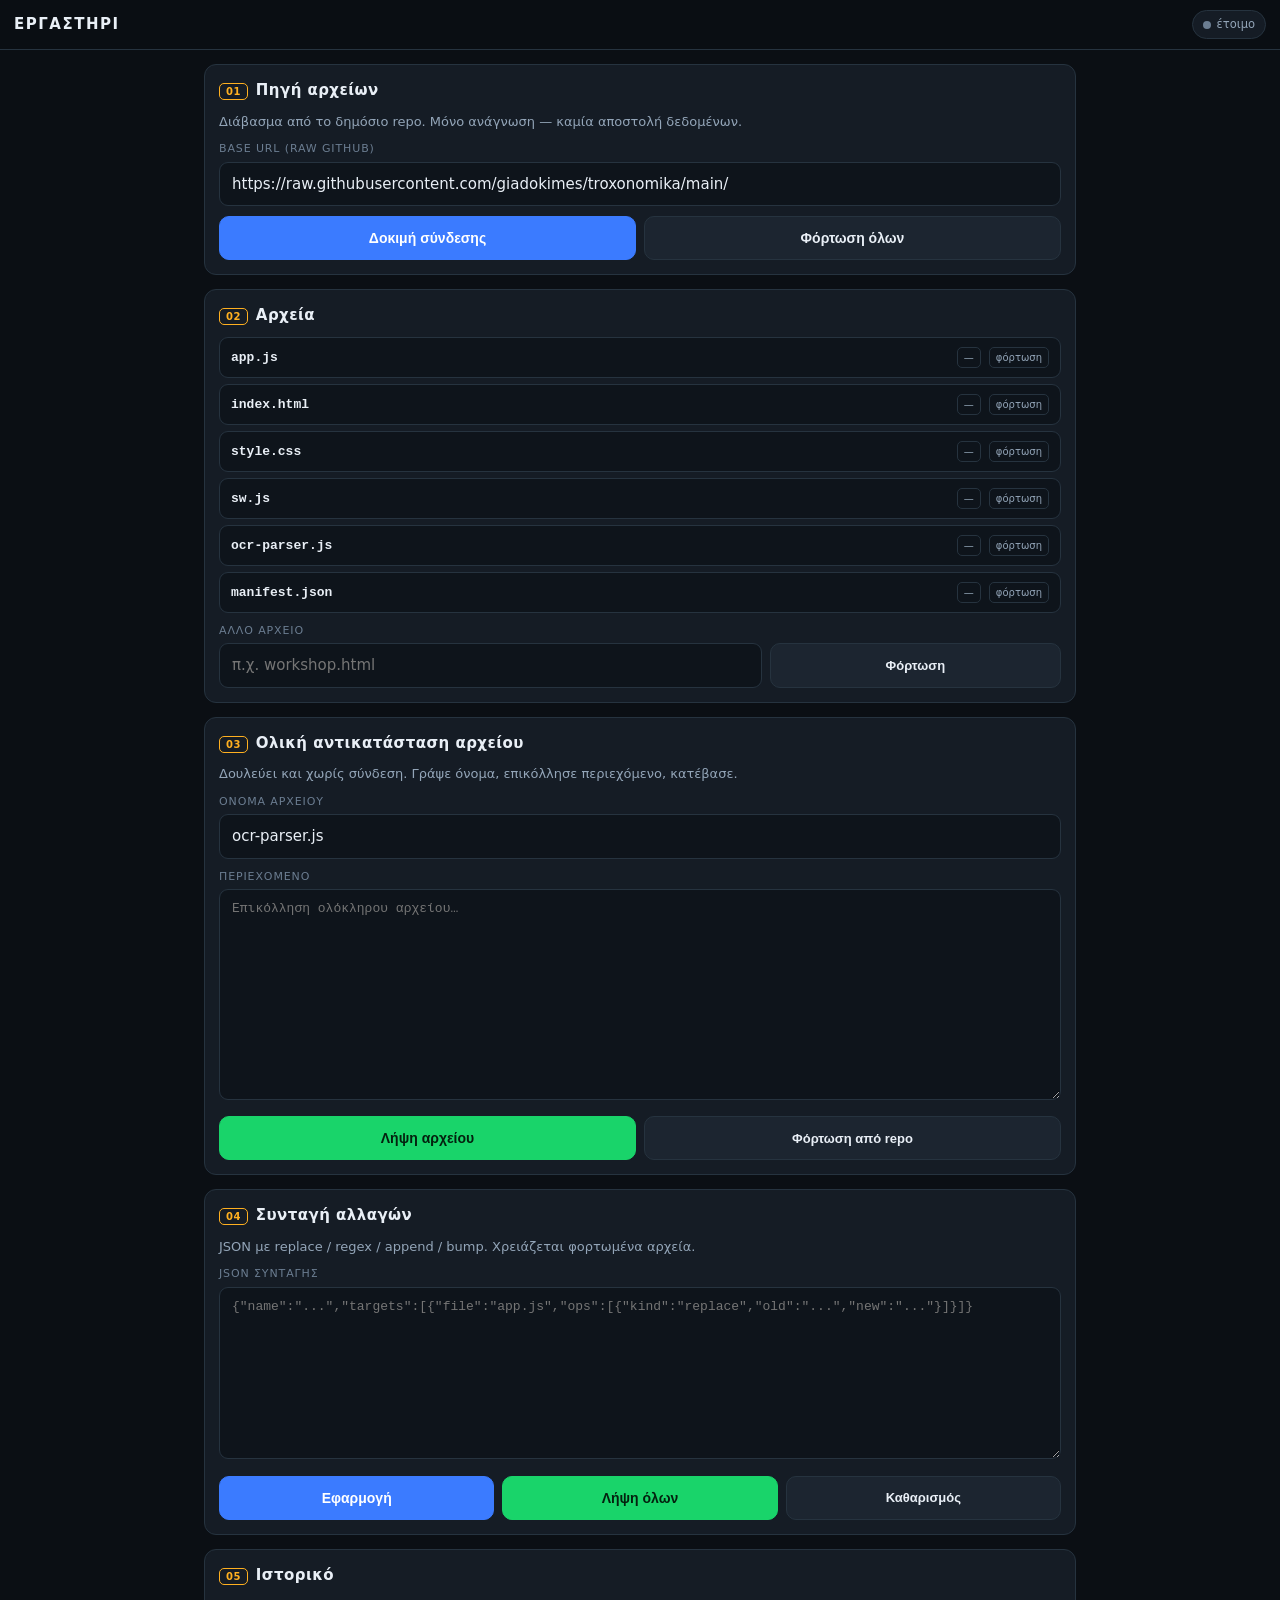
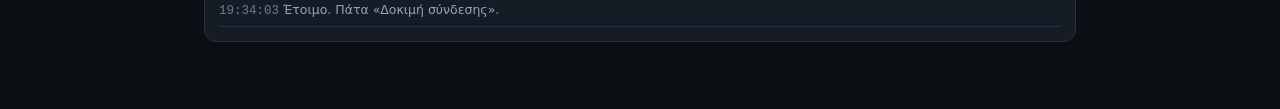
<file: workshop.html>
<!doctype html>
<html lang="el">
<head>
<meta charset="utf-8">
<meta name="viewport" content="width=device-width,initial-scale=1,viewport-fit=cover">
<title>Εργαστήρι · troxonomika</title>
<style>
:root{--bg:#0B0F14;--card:#151C25;--line:#26333F;--ink:#E9EFF6;--mut:#93A5B8;--dim:#6B7D91;
--blue:#3B7BFF;--green:#19D46A;--red:#FF5252;--amber:#FFB020;--r:12px}
*{box-sizing:border-box;-webkit-tap-highlight-color:transparent}
body{margin:0;background:var(--bg);color:var(--ink);font:15px/1.5 system-ui,-apple-system,Roboto,sans-serif;padding-bottom:40px}
header{position:sticky;top:0;z-index:50;background:rgba(11,15,20,.95);backdrop-filter:blur(10px);
border-bottom:1px solid var(--line);padding:10px 14px;display:flex;align-items:center;gap:10px}
header b{font-size:15px;letter-spacing:.1em;text-transform:uppercase;flex:1}
.pill{display:flex;align-items:center;gap:6px;font-size:11.5px;color:var(--mut);border:1px solid var(--line);
background:var(--card);padding:5px 10px;border-radius:999px;white-space:nowrap}
.dot{width:8px;height:8px;border-radius:50%;background:var(--dim)}
.dot.on{background:var(--green)}.dot.err{background:var(--red)}.dot.busy{background:var(--amber)}
.wrap{max-width:900px;margin:0 auto;padding:14px}
.card{background:var(--card);border:1px solid var(--line);border-radius:var(--r);padding:14px;margin-bottom:14px}
h2{font-size:15px;margin:0 0 10px;letter-spacing:.03em}
.num{font-size:10px;color:var(--amber);border:1px solid var(--amber);padding:2px 6px;border-radius:5px;margin-right:8px}
label{display:block;font-size:11px;text-transform:uppercase;letter-spacing:.08em;color:var(--dim);margin:10px 0 4px}
input,select,textarea{width:100%;background:#0E141B;border:1px solid var(--line);border-radius:9px;
padding:10px 12px;color:var(--ink);font:inherit;outline:none}
input:focus,textarea:focus{border-color:var(--blue)}
textarea{font-family:ui-monospace,Menlo,Consolas,monospace;font-size:13px;line-height:1.45;
white-space:pre;overflow:auto;min-height:120px;resize:vertical}
.btn{display:inline-flex;align-items:center;justify-content:center;gap:6px;border:1px solid var(--line);
background:#1C2530;color:var(--ink);border-radius:10px;padding:11px 14px;font-weight:600;font-size:14px;
cursor:pointer;min-height:44px}
.btn.pri{background:var(--blue);border-color:var(--blue);color:#fff}
.btn.go{background:var(--green);border-color:var(--green);color:#04210F}
.btn.sm{padding:8px 11px;min-height:38px;font-size:13px}
.row{display:flex;gap:8px;flex-wrap:wrap;margin-top:10px}
.row>.btn{flex:1 1 140px}
.files{display:grid;gap:6px;margin-top:10px}
.f{display:flex;align-items:center;gap:8px;border:1px solid var(--line);border-radius:9px;padding:9px 11px;
background:#0E141B;cursor:pointer;font-size:13px}
.f .nm{font-family:ui-monospace,Menlo,monospace;font-weight:600;flex:1;min-width:0;overflow:hidden;text-overflow:ellipsis}
.f .sz{font-size:11px;color:var(--dim)}
.tag{font-size:10px;padding:2px 6px;border-radius:5px;border:1px solid var(--line);color:var(--mut)}
.tag.ok{color:var(--green);border-color:var(--green)}
.msg{font-size:12.5px;padding:8px 10px;border-radius:8px;margin-top:8px;white-space:pre-wrap}
.msg.ok{background:rgba(25,212,106,.12);color:var(--green)}
.msg.err{background:rgba(255,82,82,.12);color:var(--red)}
.msg.warn{background:rgba(255,176,32,.12);color:var(--amber)}
.lead{color:var(--mut);font-size:13px;margin:0 0 8px}
#toast{position:fixed;left:12px;right:12px;bottom:12px;z-index:99;display:grid;gap:6px;pointer-events:none}
.tst{background:#1C2530;border:1px solid var(--line);border-left:4px solid var(--blue);border-radius:10px;
padding:10px 13px;font-size:13px}
.tst.ok{border-left-color:var(--green)}.tst.err{border-left-color:var(--red)}.tst.warn{border-left-color:var(--amber)}
.op{border:1px solid var(--line);border-radius:10px;padding:10px;margin-bottom:8px;background:#0E141B}
.ophead{display:flex;gap:6px;align-items:center;margin-bottom:6px}
.ophead select{flex:1}
.two{display:grid;gap:8px;grid-template-columns:1fr 1fr}
@media(max-width:600px){.two{grid-template-columns:1fr}}
.badge{font-size:10.5px;padding:2px 7px;border-radius:999px;border:1px solid var(--line);color:var(--mut)}
.badge.ok{color:var(--green);border-color:var(--green)}
.badge.no{color:var(--red);border-color:var(--red)}
.badge.skip{color:var(--amber);border-color:var(--amber)}
.res{border:1px solid var(--line);border-radius:10px;padding:11px;margin-bottom:8px;background:#0E141B;font-size:13px}
.res.ok{border-color:var(--green)}.res.bad{border-color:var(--red)}
.hunk{font-family:ui-monospace,Menlo,monospace;font-size:11.5px;border-left:3px solid var(--line);
padding:5px 8px;margin:5px 0;background:#0B0F14;white-space:pre-wrap;word-break:break-word;max-height:120px;overflow:auto}
.hunk.del{border-left-color:var(--red)}.hunk.add{border-left-color:var(--green)}
.empty{color:var(--dim);font-size:13px;text-align:center;padding:14px}
</style>
</head>
<body>

<header>
  <b>Εργαστήρι</b>
  <div class="pill"><i class="dot" id="conn"></i><span id="connTxt">—</span></div>
</header>

<div class="wrap">

<div class="card">
  <h2><span class="num">01</span>Πηγή αρχείων</h2>
  <p class="lead">Διάβασμα από το δημόσιο repo. Μόνο ανάγνωση — καμία αποστολή δεδομένων.</p>
  <label>Base URL (raw GitHub)</label>
  <input id="cBase" spellcheck="false" value="https://raw.githubusercontent.com/giadokimes/troxonomika/main/">
  <div class="row">
    <button class="btn pri" id="btnConn">Δοκιμή σύνδεσης</button>
    <button class="btn" id="btnLoadAll">Φόρτωση όλων</button>
  </div>
  <div id="srcMsg"></div>
</div>

<div class="card">
  <h2><span class="num">02</span>Αρχεία</h2>
  <div class="files" id="fileList"></div>
  <label>Άλλο αρχείο</label>
  <div class="row" style="margin-top:0">
    <input id="customName" placeholder="π.χ. workshop.html" spellcheck="false" style="flex:2 1 160px">
    <button class="btn sm" id="btnCustom" style="flex:1 1 100px">Φόρτωση</button>
  </div>
</div>

<div class="card">
  <h2><span class="num">03</span>Ολική αντικατάσταση αρχείου</h2>
  <p class="lead">Δουλεύει και χωρίς σύνδεση. Γράψε όνομα, επικόλλησε περιεχόμενο, κατέβασε.</p>
  <label>Όνομα αρχείου</label>
  <input id="fullName" value="ocr-parser.js" spellcheck="false">
  <label>Περιεχόμενο</label>
  <textarea id="fullText" rows="10" placeholder="Επικόλληση ολόκληρου αρχείου…"></textarea>
  <div class="row">
    <button class="btn go" id="btnFullDl">Λήψη αρχείου</button>
    <button class="btn sm" id="btnFullFrom">Φόρτωση από repo</button>
  </div>
  <div id="fullMsg"></div>
</div>

<div class="card">
  <h2><span class="num">04</span>Συνταγή αλλαγών</h2>
  <p class="lead">JSON με replace / regex / append / bump. Χρειάζεται φορτωμένα αρχεία.</p>
  <label>JSON συνταγής</label>
  <textarea id="recipeJson" rows="8" placeholder='{"name":"...","targets":[{"file":"app.js","ops":[{"kind":"replace","old":"...","new":"..."}]}]}'></textarea>
  <div class="row">
    <button class="btn pri" id="btnApply">Εφαρμογή</button>
    <button class="btn go" id="btnDlAll">Λήψη όλων</button>
    <button class="btn sm" id="btnClearRes">Καθαρισμός</button>
  </div>
  <div id="results"></div>
</div>

<div class="card">
  <h2><span class="num">05</span>Ιστορικό</h2>
  <div id="log" style="max-height:220px;overflow:auto;font-size:12.5px"></div>
</div>

</div>
<div id="toast"></div>

<script>
(function(){
"use strict";
var $ = function(s){ return document.querySelector(s); };
var KNOWN = ["app.js","index.html","style.css","sw.js","ocr-parser.js","manifest.json"];
var S = { files:{}, results:{}, log:[] };

function esc(s){
  return String(s==null?"":s).replace(/[&<>"']/g,function(c){
    return {"&":"&amp;","<":"&lt;",">":"&gt;",'"':"&quot;","'":"&#39;"}[c];
  });
}
function norm(s){ return String(s).replace(/\r\n/g,"\n").replace(/\r/g,"\n"); }
function occ(s,x){ if(!x) return 0; return s.split(x).length-1; }
function bytes(s){ var b=new Blob([s]).size; return b>1024?(b/1024).toFixed(1)+" KB":b+" B"; }
function snip(s,n){ s=String(s==null?"":s); n=n||160; return s.length>n?s.slice(0,n)+" …":s; }
function nowStr(){
  var d=new Date();
  return String(d.getHours()).padStart(2,"0")+":"+String(d.getMinutes()).padStart(2,"0")+":"+String(d.getSeconds()).padStart(2,"0");
}
function base(){
  var v = $("#cBase").value.trim() || "https://raw.githubusercontent.com/giadokimes/troxonomika/main/";
  if(!/\/$/.test(v)) v += "/";
  return v;
}
function conn(state,txt){
  var d=$("#conn"); d.className="dot"+(state?" "+state:"");
  $("#connTxt").textContent=txt;
}
function toast(msg,kind){
  var t=document.createElement("div");
  t.className="tst"+(kind?" "+kind:""); t.textContent=msg;
  $("#toast").appendChild(t);
  setTimeout(function(){ t.remove(); },3200);
}
function logIt(msg,kind){
  S.log.unshift({t:nowStr(),m:msg,k:kind||"info"});
  if(S.log.length>60) S.log.pop();
  $("#log").innerHTML = S.log.map(function(e){
    var col = e.k==="ok"?"var(--green)":e.k==="err"?"var(--red)":"var(--mut)";
    return '<div style="padding:5px 0;border-bottom:1px solid var(--line)"><span style="color:var(--dim);font-family:monospace">'+e.t+'</span> <span style="color:'+col+'">'+esc(e.m)+'</span></div>';
  }).join("");
}
function msg(id,text,kind){
  $(id).innerHTML = text ? '<div class="msg '+kind+'">'+esc(text)+'</div>' : "";
}

function renderFiles(){
  var names = Object.keys(S.files);
  var all = KNOWN.concat(names.filter(function(n){ return KNOWN.indexOf(n)<0; }));
  $("#fileList").innerHTML = all.map(function(n){
    var f=S.files[n];
    var tag = f ? '<span class="tag ok">'+bytes(f.text)+'</span>' : '<span class="tag">—</span>';
    return '<div class="f" data-file="'+esc(n)+'"><span class="nm">'+esc(n)+'</span>'+tag+'<span class="tag">φόρτωση</span></div>';
  }).join("");
}

function fetchFile(name){
  conn("busy","φόρτωση…");
  var url = base()+name;
  return fetch(url,{cache:"no-store"}).then(function(r){
    if(!r.ok) throw new Error("HTTP "+r.status);
    return r.text();
  }).then(function(t){
    S.files[name]={text:norm(t)};
    renderFiles();
    conn("on","συνδεδεμένο");
    logIt("Φορτώθηκε "+name+" ("+bytes(t)+")","ok");
    return norm(t);
  }).catch(function(e){
    conn("err","αποτυχία");
    logIt("Αποτυχία "+name+": "+e.message,"err");
    throw e;
  });
}

function applyOps(src,ops){
  var out=src, rep=[], errs=[], applied=0, skipped=0;
  ops.forEach(function(o,i){
    var n=i+1;
    try{
      if(o.kind==="replace"){
        if(!o.old){ errs.push("#"+n+": κενή εύρεση"); return; }
        var c=occ(out,o.old);
        if(c===0){
          if(o.new && out.indexOf(o.new)>=0){ skipped++; rep.push({s:"skip",m:"#"+n+" ήδη εφαρμοσμένο"}); return; }
          errs.push("#"+n+": δεν βρέθηκε"); return;
        }
        var lim=o.count||1;
        if(lim>c) lim=c;
        for(var k=0;k<lim;k++) out=out.replace(o.old,o.new);
        applied++; rep.push({s:"ok",m:"#"+n+" replace ×"+lim,old:snip(o.old),neo:snip(o.new)});
      } else if(o.kind==="regex"){
        var rx=new RegExp(o.old,o.flags||"g");
        var m=out.match(rx);
        if(!m){ errs.push("#"+n+": regex δεν βρήκε"); return; }
        out=out.replace(rx,o.new||"");
        applied++; rep.push({s:"ok",m:"#"+n+" regex ×"+m.length});
      } else if(o.kind==="append"){
        if(o.unless && out.indexOf(o.unless)>=0){ skipped++; rep.push({s:"skip",m:"#"+n+" υπάρχει ήδη"}); return; }
        if(!o.text){ errs.push("#"+n+": κενό κείμενο"); return; }
        out=out+o.text; applied++; rep.push({s:"ok",m:"#"+n+" append"});
      } else if(o.kind==="bump"){
        var mm=out.match(new RegExp(o.pattern));
        if(!mm){ errs.push("#"+n+": δεν βρέθηκε έκδοση"); return; }
        var val=(o.template||"{n}").replace(/\{n\}/g,String(parseInt(mm[1],10)+1));
        out=out.replace(new RegExp(o.pattern,"g"),val);
        applied++; rep.push({s:"ok",m:"#"+n+" bump → "+val});
      } else errs.push("#"+n+": άγνωστος τύπος");
    }catch(e){ errs.push("#"+n+": "+e.message); }
  });
  return {text:out,rep:rep,errs:errs,applied:applied,skipped:skipped};
}

function download(name,text){
  var b=new Blob([text],{type:"text/plain;charset=utf-8"}), u=URL.createObjectURL(b), a=document.createElement("a");
  a.href=u; a.download=name; document.body.appendChild(a); a.click();
  setTimeout(function(){ URL.revokeObjectURL(u); a.remove(); },1200);
  logIt("Λήψη "+name,"ok");
}

function checkJs(text){
  try{ new Function(text); return null; }catch(e){ return e.message; }
}

function renderResults(){
  var keys=Object.keys(S.results);
  if(!keys.length){ $("#results").innerHTML=""; return; }
  $("#results").innerHTML = keys.map(function(name){
    var r=S.results[name], ok=!r.errs.length && r.text!==null;
    var h='<div class="res '+(ok?"ok":"bad")+'"><b style="font-family:monospace">'+esc(name)+'</b> '+
      '<span class="tag '+(ok?"ok":"")+'">'+(ok?r.applied+" αλλαγές":"σφάλματα")+'</span>';
    r.errs.forEach(function(e){ h+='<div class="hunk del">'+esc(e)+'</div>'; });
    r.rep.forEach(function(p){
      h+='<div style="font-size:11.5px;color:var(--mut);margin-top:5px">'+esc(p.m)+'</div>';
      if(p.old!==undefined) h+='<div class="hunk del">− '+esc(p.old)+'</div>';
      if(p.neo!==undefined) h+='<div class="hunk add">+ '+esc(p.neo)+'</div>';
    });
    if(ok) h+='<div class="row"><button class="btn sm go" data-dl="'+esc(name)+'">Λήψη</button></div>';
    return h+"</div>";
  }).join("");
}

/* events */
$("#btnConn").addEventListener("click",function(){
  conn("busy","έλεγχος…"); msg("#srcMsg","");
  fetchFile("manifest.json").then(function(){
    msg("#srcMsg","Σύνδεση ΟΚ. Πάτα «Φόρτωση όλων».","ok");
    toast("Σύνδεση ΟΚ","ok");
  }).catch(function(e){
    msg("#srcMsg","Αποτυχία: "+e.message+"\nURL: "+base()+"manifest.json","err");
    toast("Αποτυχία σύνδεσης","err");
  });
});

$("#btnLoadAll").addEventListener("click",function(){
  conn("busy","φόρτωση…"); msg("#srcMsg","");
  Promise.all(KNOWN.map(function(n){ return fetchFile(n).catch(function(){ return null; }); }))
    .then(function(r){
      var ok=r.filter(Boolean).length;
      msg("#srcMsg",ok+"/"+KNOWN.length+" αρχεία φορτώθηκαν.", ok?"ok":"err");
      toast(ok+"/"+KNOWN.length+" φορτώθηκαν", ok?"ok":"err");
    });
});

$("#fileList").addEventListener("click",function(e){
  var f=e.target.closest("[data-file]"); if(!f) return;
  fetchFile(f.dataset.file).then(function(){ toast("Φορτώθηκε "+f.dataset.file,"ok"); })
    .catch(function(){ toast("Αποτυχία","err"); });
});

$("#btnCustom").addEventListener("click",function(){
  var n=$("#customName").value.trim();
  if(!n){ toast("Γράψε όνομα αρχείου","warn"); return; }
  fetchFile(n).then(function(){ toast("Φορτώθηκε "+n,"ok"); }).catch(function(){ toast("Δεν βρέθηκε","err"); });
});

$("#btnFullDl").addEventListener("click",function(){
  var n=$("#fullName").value.trim(), t=$("#fullText").value;
  if(!n||!t){ toast("Συμπλήρωσε όνομα και περιεχόμενο","warn"); return; }
  t=norm(t);
  if(/\.js$/i.test(n)){
    var err=checkJs(t);
    if(err){ msg("#fullMsg","ΠΡΟΣΟΧΗ — σφάλμα σύνταξης JS: "+err,"err"); toast("Σφάλμα σύνταξης JS","err"); return; }
    msg("#fullMsg","Σύνταξη JS OK. Κατέβηκε.","ok");
  } else msg("#fullMsg","Κατέβηκε.","ok");
  download(n,t);
});

$("#btnFullFrom").addEventListener("click",function(){
  var n=$("#fullName").value.trim(); if(!n) return;
  fetchFile(n).then(function(t){ $("#fullText").value=t; toast("Φορτώθηκε στο πλαίσιο","ok"); })
    .catch(function(){ toast("Αποτυχία","err"); });
});

$("#btnApply").addEventListener("click",function(){
  var txt=$("#recipeJson").value.trim();
  if(!txt){ toast("Επικόλλησε JSON συνταγής","warn"); return; }
  var rec;
  try{ rec=JSON.parse(txt); }catch(e){ toast("Μη έγκυρο JSON: "+e.message,"err"); return; }
  if(!rec||!Array.isArray(rec.targets)){ toast("Λείπει το πεδίο targets","err"); return; }
  S.results={};
  Promise.all(rec.targets.map(function(t){
    var have=S.files[t.file];
    if(have) return Promise.resolve({t:t,src:have.text});
    return fetchFile(t.file).then(function(x){ return {t:t,src:x}; })
      .catch(function(){ return {t:t,src:null}; });
  })).then(function(list){
    list.forEach(function(j){
      if(j.src===null){ S.results[j.t.file]={errs:["δεν φορτώθηκε"],rep:[],text:null,applied:0}; return; }
      var r=applyOps(j.src,j.t.ops||[]);
      S.results[j.t.file]=r;
      logIt((r.errs.length?"Σφάλματα ":"Εφαρμόστηκε ")+j.t.file+" ("+r.applied+" αλλαγές)", r.errs.length?"err":"ok");
    });
    renderResults();
    var bad=Object.keys(S.results).filter(function(k){ return S.results[k].errs.length; }).length;
    toast(bad?bad+" αρχείο(α) με σφάλματα":"Εφαρμόστηκε — κατέβασε", bad?"err":"ok");
  });
});

$("#results").addEventListener("click",function(e){
  var b=e.target.closest("[data-dl]"); if(!b) return;
  var r=S.results[b.dataset.dl];
  if(r&&r.text!==null) download(b.dataset.dl,r.text);
});

$("#btnDlAll").addEventListener("click",function(){
  var keys=Object.keys(S.results).filter(function(k){ return S.results[k].text!==null && !S.results[k].errs.length; });
  if(!keys.length){ toast("Δεν υπάρχει έτοιμο αποτέλεσμα","warn"); return; }
  keys.forEach(function(k,i){ setTimeout(function(){ download(k,S.results[k].text); }, i*500); });
  toast("Κατεβαίνουν "+keys.length+" αρχεία","ok");
});

$("#btnClearRes").addEventListener("click",function(){
  S.results={}; renderResults(); toast("Καθαρίστηκε","ok");
});

/* boot */
renderFiles();
logIt("Έτοιμο. Πάτα «Δοκιμή σύνδεσης».","info");
conn("","έτοιμο");
})();
</script>
</body>
</html>
</file>
<file: style.css>
/* =========================================
ULTRA DARK MODE - MATERIAL YOU STYLE
========================================= */
:root {
    --bg: #000000;
    --card: #1c1c1e;
    --surface: #2c2c2e;
    --line: #38383a;
    --ink: #ffffff;
    --mut: #8e8e93;
    --pri: #ffffff;
    --pri-text: #000000;
    --warn: #ff9f0a;
    --warn-bg: rgba(255, 159, 10, 0.15);
    --bad: #ff453a;
    --bad-bg: rgba(255, 69, 58, 0.15);
    --ok: #32d74b;
    --ok-bg: rgba(50, 215, 75, 0.15);
    --info: #0a84ff;
    --r: 16px;
}
* { box-sizing: border-box; -webkit-tap-highlight-color: transparent; }
html { -webkit-text-size-adjust: 100%; }
html, body { max-width: 100%; overflow-x: clip; }
body { margin: 0; background: var(--bg); color: var(--ink); font: 15px/1.4 system-ui, -apple-system, "Segoe UI", Roboto, sans-serif; padding-bottom: 96px; }
button, input, select, textarea { font: inherit; color: inherit; }

/* Header */
header {
    position: sticky; top: 0; z-index: 50;
    background: rgba(0, 0, 0, 0.85); backdrop-filter: blur(10px); -webkit-backdrop-filter: blur(10px);
    padding: calc(12px + env(safe-area-inset-top)) 16px 12px;
    display: flex; align-items: center; justify-content: space-between; gap: 8px;
    border-bottom: 1px solid var(--line);
}
header h1 { font-size: 18px; margin: 0; font-weight: 700; min-width: 0; overflow: hidden; text-overflow: ellipsis; white-space: nowrap; }
.top { display: flex; gap: 6px; flex: none; }
.btn-top { background: var(--surface); color: var(--ink); border: 0; border-radius: 8px; padding: 8px 9px; font-size: 12px; white-space: nowrap; font-weight: 600; cursor: pointer; }

/* Backup Warning */
.backup-warning { background: var(--warn-bg); color: var(--warn); padding: 12px 16px; display: flex; justify-content: space-between; align-items: center; font-size: 13px; font-weight: 600; border-bottom: 1px solid var(--line); }
.backup-warning button { background: transparent; border: 0; color: var(--warn); cursor: pointer; font-weight: bold; }

/* Dashboard */
.dashboard { display: grid; grid-template-columns: 1fr 1fr; gap: 24px 16px; padding: 24px 16px; max-width: 760px; margin: 0 auto; }
.stat { display: flex; flex-direction: column; gap: 4px; }
.stat strong { font-size: 38px; font-weight: 700; line-height: 1; letter-spacing: -0.02em; }
.stat span { font-size: 13px; color: var(--mut); font-weight: 500; }
.stat:nth-child(2) strong { color: var(--bad); }
.stat:nth-child(3) strong { color: var(--warn); }

/* Filters */
.tools { padding: 0 16px 16px; max-width: 760px; margin: 0 auto; }
.tools input[type=search] { width: 100%; padding: 14px 16px; border: 1px solid var(--line); border-radius: 12px; background: var(--card); outline: none; color: var(--ink); font-size: 15px; }
.tools input[type=search]:focus { border-color: var(--mut); }
.lbl { font-size: 11px; text-transform: uppercase; letter-spacing: .06em; color: var(--mut); margin: 16px 4px 8px; font-weight: 700; }
.chips { display: flex; gap: 8px; overflow-x: auto; padding-bottom: 4px; scrollbar-width: none; }
.chips::-webkit-scrollbar { display: none; }
.chip { flex: none; border: 1px solid var(--line); background: var(--card); border-radius: 999px; padding: 8px 16px; font-size: 13px; font-weight: 500; cursor: pointer; transition: all 0.2s; }
.chip b { margin-left: 6px; color: var(--mut); font-weight: 600; }
.chip.on { background: var(--ink); border-color: var(--ink); color: var(--bg); }
.chip.on b { color: var(--bg); }

/* Smart Inbox Banners */
.banners-container, main { max-width: 760px; margin: 0 auto; padding: 0 16px; }
#banners { padding-top: 8px; display: grid; grid-template-columns: minmax(0, 1fr); gap: 8px; }
.banner { display: block; width: 100%; text-align: left; background: var(--bad-bg); color: var(--bad); border: 1px solid rgba(255, 69, 58, 0.3); border-radius: 14px; padding: 14px 16px; cursor: pointer; font-size: 14px; font-weight: 600; margin-bottom: 4px; }
.banner.w { background: var(--warn-bg); color: var(--warn); border-color: rgba(255, 159, 10, 0.3); }
.banner span { display: block; font-size: 13px; font-weight: 400; opacity: .8; margin-top: 2px; }

/* Case Cards */
main { display: grid; grid-template-columns: minmax(0, 1fr); gap: 16px; padding-top: 16px; }
.card { background: var(--card); border-radius: var(--r); border: 1px solid var(--line); padding: 18px; display: flex; flex-direction: column; gap: 12px; min-width: 0; }
.hd { display: flex; justify-content: space-between; align-items: flex-start; gap: 12px; }
.hd > div { display: flex; flex-direction: column-reverse; gap: 2px; min-width: 0; }
.pl { font: 700 20px system-ui, -apple-system, sans-serif; color: var(--ink); margin: 0; letter-spacing: -0.01em; }
.nm { font-weight: 400; font-size: 15px; color: var(--ink); margin: 0; opacity: 0.9; }
.badge { flex: 0 1 auto; max-width: 55%; text-align: center; font-size: 12px; font-weight: 600; padding: 6px 12px; border-radius: 999px; background: var(--surface); color: var(--ink); text-transform: none; }
.t-warn .badge { background: var(--warn-bg); color: var(--warn); }
.t-bad .badge { background: var(--bad-bg); color: var(--bad); }
.t-ok .badge { background: var(--ok-bg); color: var(--ok); }
.info { font-size: 14px; color: var(--mut); display: flex; justify-content: space-between; align-items: center; }
.info strong, .info b { color: var(--ink); font-weight: 600; }
.t-bad .info { color: var(--mut); font-weight: 400; }

/* Next Action */
.act { display: flex; flex-direction: column; gap: 12px; border-top: 1px solid var(--line); padding-top: 12px; margin-top: 4px; }
.act > div > small, .act small { display: block; font-size: 11px; color: var(--mut); text-transform: uppercase; letter-spacing: 0.05em; font-weight: 600; margin-bottom: 4px; }
.act > div > strong, .act strong { display: block; font-size: 15px; color: var(--ink); font-weight: 600; }

/* Buttons */
.btn { display: flex; align-items: center; justify-content: center; min-height: 48px; padding: 12px 20px; border-radius: 999px; border: 1px solid var(--line); background: var(--surface); font-weight: 600; text-decoration: none; cursor: pointer; text-align: center; font-size: 15px; transition: opacity 0.2s; }
.btn:active { opacity: 0.7; }
.btn.pri { background: var(--pri); border-color: var(--pri); color: var(--pri-text); }
.btn.ok { background: var(--ok); border-color: var(--ok); color: #000; }
.btn.bad { background: transparent; border-color: var(--bad); color: var(--bad); }
.btn.ghost { background: transparent; border: 1px solid var(--line); color: var(--ink); }

/* Details Toggle */
.more { border-top: 1px solid var(--line); padding-top: 12px; margin-top: 4px; }
.more summary { cursor: pointer; color: var(--mut); font-size: 13px; font-weight: 500; list-style: none; }
.more summary::-webkit-details-marker { display: none; }
.det { display: grid; gap: 8px; margin: 12px 0; font-size: 14px; color: var(--mut); }
.notes { background: var(--bg); border: 1px solid var(--line); border-radius: 8px; padding: 12px; font-size: 13px; white-space: pre-wrap; color: var(--ink); }
.row { display: flex; gap: 8px; margin-top: 12px; }
.row .btn { flex: 1; min-height: 44px; font-size: 13px; }
.empty { text-align: center; color: var(--mut); padding: 40px 0; font-size: 14px; }

/* FAB */
.fab { position: fixed; right: 20px; bottom: calc(24px + env(safe-area-inset-bottom)); width: 64px; height: 64px; border-radius: 50%; border: 0; background: var(--ink); color: var(--bg); font-size: 32px; font-weight: 300; box-shadow: 0 8px 24px rgba(0,0,0,0.6); cursor: pointer; display: grid; place-items: center; z-index: 10; }
.fab:active { transform: scale(0.95); }

/* Dialogs */
dialog { border: 1px solid var(--line); border-radius: 20px; padding: 0; width: min(560px, calc(100% - 24px)); max-height: 90vh; background: var(--card); color: var(--ink); box-shadow: 0 10px 40px rgba(0,0,0,0.8); margin: auto; }
dialog::backdrop { background: rgba(0,0,0,0.7); backdrop-filter: blur(4px); -webkit-backdrop-filter: blur(4px); }
.dlg { padding: 24px; display: block; }
.dlg h2 { margin: 0 0 16px; font-size: 22px; font-weight: 700; letter-spacing: -0.01em; }
.muted { color: var(--mut); margin: 0 0 16px; font-size: 14px; }
.grid { display: grid; grid-template-columns: repeat(auto-fit, minmax(260px, 1fr)); gap: 16px; }
.grid > * { min-width: 0; }
.grid .full { grid-column: 1 / -1; }
label { display: flex; flex-direction: column; gap: 6px; font-size: 13px; font-weight: 500; color: var(--mut); }
label[hidden] { display: none; }
label.chk { flex-direction: row; align-items: center; gap: 10px; color: var(--ink); font-size: 15px; font-weight: 500; margin-top: 8px; }
label.chk input { width: 20px; height: 20px; accent-color: var(--ink); }
input:not([type=checkbox]), select, textarea { width: 100%; padding: 14px 16px; border: 1px solid var(--line); border-radius: 12px; background: var(--bg); font-size: 16px; color: var(--ink); outline: none; appearance: none; -webkit-appearance: none; }
input:focus, select:focus, textarea:focus { border-color: var(--mut); box-shadow: 0 0 0 2px rgba(255,255,255,0.1); }
input[readonly] { opacity: .6; }
.warn-text { color: var(--warn); font-size: 13px; font-weight: 500; margin-top: 4px; }
#wB input { text-align: center; margin-bottom: 12px; font-size: 20px; font-weight: 600; }
.adv { margin: 20px 0; border: 1px dashed var(--line); border-radius: 12px; padding: 12px 16px; }
.adv summary { cursor: pointer; font-size: 14px; font-weight: 500; color: var(--mut); outline: none; }
.adv .grid { margin-top: 16px; }
.acts { display: flex; gap: 12px; margin-top: 24px; flex-wrap: wrap; }
.acts .btn { flex: 1 1 calc(50% - 6px); min-height: 48px; font-size: 15px; }
@media (max-width: 400px) { .acts .btn { flex: 1 1 100%; } }
.acts.col { flex-direction: column; }
.hist { display: grid; gap: 8px; max-height: 50vh; overflow: auto; padding-right: 4px; }
.hi { display: flex; justify-content: space-between; gap: 12px; padding: 12px 16px; background: var(--bg); border-radius: 12px; font-size: 14px; border: 1px solid var(--line); }
.hi time { color: var(--mut); white-space: nowrap; font-family: monospace; font-size: 13px; }

/* Print */
#printArea { display: none; }
@media print {
    @page { size: A4 landscape; margin: 8mm; }
    body > *:not(#printArea) { display: none !important; }
    body { background: #fff; padding: 0; color: #000; }
    #printArea { display: block; color: #000; font: 8pt Arial, sans-serif; }
    #printArea h1 { font-size: 14pt; margin: 0 0 3mm; border-bottom: 1.5pt solid #000; padding-bottom: 2mm; }
    #printArea table { width: 100%; border-collapse: collapse; }
    #printArea th, #printArea td { border: 1px solid #000; padding: 1.5mm; text-align: left; font-size: 8pt; }
    #printArea th { background: #eee; text-align: center; }
}

/* --- ΑΥΤΟΜΑΤΑ ΚΕΦΑΛΑΙΑ ΣΕ ΟΛΑ ΤΑ ΠΕΔΙΑ ΕΙΣΑΓΩΓΗΣ --- */
input:not([type="date"]):not([type="number"]):not([type="checkbox"]):not([type="radio"]), textarea {
    text-transform: uppercase;
}
.pl, .nm, .info, .det, .notes, .banner, .btn { overflow-wrap: anywhere; }
.linkbtn { align-self: flex-start; background: none; border: 0; padding: 0; color: var(--info); font-size: 13px; font-weight: 500; text-align: left; cursor: pointer; }
.invs { display: flex; flex-wrap: wrap; gap: 4px 14px; font-size: 13px; color: var(--mut); }
.invs > b { flex: 0 0 100%; color: var(--ink); font-weight: 600; }
.invs span b { color: var(--ink); font-weight: 600; }
.mv { font-size: 13px; color: var(--warn); font-weight: 600; }
.stat:nth-child(2) { cursor: pointer; }
.tels { display: flex; flex-wrap: wrap; gap: 8px; }
.tel { flex: 1 1 140px; display: flex; align-items: center; justify-content: center; min-height: 44px; padding: 10px 16px; border-radius: 999px; border: 1px solid var(--line); background: var(--surface); color: var(--ink); font-weight: 600; font-size: 15px; text-decoration: none; font-variant-numeric: tabular-nums; }
.tl { color: var(--info); font-weight: 600; text-decoration: none; }

/* --- Συμπαγής κάρτα: πορεία, επόμενη ενέργεια --- */
.card.u { border-left: 3px solid var(--warn); }
.card.o { border-left: 3px solid var(--bad); }
.next { display: flex; flex-direction: column; gap: 2px; }
.next small { font-size: 11px; color: var(--mut); text-transform: uppercase; letter-spacing: .05em; font-weight: 600; }
.next strong { font-size: 16px; font-weight: 600; }
.next span { font-size: 13px; color: var(--mut); }
.card.o .next span { color: var(--bad); }
.steps { display: flex; flex-direction: column; gap: 6px; }
.steps .bar { display: flex; gap: 4px; }
.steps .bar i { flex: 1; height: 4px; border-radius: 2px; background: var(--line); }
.steps .bar i.d { background: var(--mut); }
.steps .bar i.c { background: var(--ink); }
.steps span { font-size: 12px; color: var(--mut); }
.tel { min-height: 40px; padding: 8px 14px; font-size: 14px; }
.more .sec { display: flex; flex-direction: column; gap: 8px; margin: 12px 0; }
.more .sec .btn { min-height: 44px; font-size: 14px; }

/* ===== Νέα διάταξη: Σήμερα / Υποθέσεις / Μενού ===== */
body { padding-bottom: calc(100px + env(safe-area-inset-bottom)); }
header { justify-content: flex-start; gap: 10px; }
header h1 { flex: 1; font-size: 24px; }
.hsub { font-size: 13px; color: var(--mut); white-space: nowrap; }
.hb { background: none; border: 0; color: var(--ink); width: 44px; height: 44px; display: grid; place-items: center; border-radius: 50%; margin-left: -10px; }
.hb[hidden], .view[hidden], .nb[hidden] { display: none !important; }
main { padding-top: 4px; display: block; }
.gh { display: flex; align-items: center; gap: 8px; width: 100%; background: none; border: 0; padding: 20px 2px 8px; color: var(--mut); font-size: 12px; font-weight: 700; letter-spacing: .06em; text-transform: uppercase; text-align: left; }
.gh b { color: var(--ink); }
.gh.bad { color: var(--bad); }
.gh.warn { color: var(--warn); }
.gh.info { color: var(--info); }
.gh .gc { margin-left: auto; text-transform: none; letter-spacing: 0; font-weight: 500; font-size: 13px; }
.rc { position: relative; display: flex; align-items: center; gap: 10px; background: var(--card); border: 1px solid var(--line); border-radius: 14px; padding: 12px 6px 12px 18px; margin-bottom: 8px; min-height: 68px; cursor: pointer; overflow: hidden; }
.rc::before { content: ''; position: absolute; left: 0; top: 0; bottom: 0; width: 4px; background: var(--line); }
.rc.u::before { background: var(--warn); } 
.rc.o::before { background: var(--bad); }
.rc.o { background: rgba(255, 69, 58, .08); }
.rc-m { flex: 1; min-width: 0; display: flex; flex-direction: column; gap: 3px; }
.rc-t { display: flex; align-items: baseline; gap: 10px; min-width: 0; }
.rc-t b { font-size: 18px; letter-spacing: -.01em; flex: none; }
.rc-t span { font-size: 14px; opacity: .85; overflow: hidden; text-overflow: ellipsis; white-space: nowrap; min-width: 0; }
.rc-t em { font-style: normal; font-size: 12px; font-weight: 600; color: var(--mut); border: 1px solid var(--line); border-radius: 999px; padding: 1px 8px; margin-left: auto; flex: none; }
.rc-s { font-size: 14px; color: var(--mut); }
.rc.o .rc-s { color: #ff8a82; }
.rc.u .rc-s { color: #ffb84d; }
.rc-f { font-size: 12px; color: var(--warn); }
.rc-p { height: 3px; border-radius: 2px; background: var(--line); margin-top: 4px; }
.rc-p i { display: block; height: 100%; border-radius: 2px; background: var(--mut); }
.rc.o .rc-p i { background: var(--bad); }
.rc.u .rc-p i { background: var(--warn); }
.rc-call { flex: none; width: 48px; height: 48px; border-radius: 50%; display: grid; place-items: center; border: 1px solid var(--line); background: var(--surface); color: var(--ink); text-decoration: none; }
.rc-chev { flex: none; color: var(--mut); display: grid; place-items: center; width: 20px; }
.bd { display: inline-block; font-size: 12px; font-weight: 600; padding: 3px 10px; border-radius: 999px; background: var(--surface); color: var(--ink); margin-right: 8px; }
.bd.t-warn { background: var(--warn-bg); color: var(--warn); }
.bd.t-bad { background: var(--bad-bg); color: var(--bad); }
.bd.t-ok { background: var(--ok-bg); color: var(--ok); }
.nav { position: fixed; left: 0; right: 0; bottom: 0; z-index: 60; display: flex; justify-content: space-around; align-items: center; background: rgba(18, 18, 20, .96); backdrop-filter: blur(12px); -webkit-backdrop-filter: blur(12px); border-top: 1px solid var(--line); padding: 6px 8px calc(6px + env(safe-area-inset-bottom)); max-width: 100%; }
.nav button { flex: 1; display: flex; flex-direction: column; align-items: center; justify-content: center; gap: 2px; background: none; border: 0; color: var(--mut); font-size: 11px; font-weight: 600; min-height: 54px; position: relative; }
.nav button.on { color: var(--ink); }
.nav button.on::before { content: ''; position: absolute; top: -7px; left: 25%; right: 25%; height: 3px; border-radius: 2px; background: var(--ink); }
.nav .plus { flex: none; width: 58px; height: 58px; min-height: 0; border-radius: 50%; background: var(--ink); color: var(--bg); margin: -26px 6px 0; box-shadow: 0 6px 20px rgba(0, 0, 0, .6); }
.nb { position: absolute; top: 2px; left: 54%; background: var(--bad); color: #fff; border-radius: 999px; font-size: 11px; padding: 0 6px; min-width: 18px; text-align: center; font-style: normal; font-weight: 700; }
.fab { display: none; }
.tools2 { padding: 8px 0 4px; display: grid; gap: 10px; }
.tools2 input[type=search] { width: 100%; padding: 14px 16px; border: 1px solid var(--line); border-radius: 12px; background: var(--card); font-size: 15px; }
.fbar { display: grid; grid-template-columns: repeat(3, minmax(0, 1fr)); gap: 8px; }
.fsel { display: flex; flex-direction: column; align-items: flex-start; gap: 2px; background: var(--card); border: 1px solid var(--line); border-radius: 12px; padding: 8px 12px; min-height: 52px; text-align: left; min-width: 0; }
.fsel small { font-size: 11px; color: var(--mut); font-weight: 600; text-transform: uppercase; letter-spacing: .04em; }
.fsel span { font-size: 14px; font-weight: 600; max-width: 100%; overflow: hidden; text-overflow: ellipsis; white-space: nowrap; }
.d-hd { display: flex; flex-direction: column; gap: 6px; padding: 8px 0 12px; }
.d-pl { font-size: 36px; font-weight: 700; letter-spacing: -.02em; line-height: 1.05; }
.d-nm { font-size: 18px; }
.d-next { background: var(--card); border: 1px solid var(--line); border-radius: 16px; padding: 16px; display: flex; flex-direction: column; gap: 10px; margin: 12px 0; }
.d-next.o { border-color: rgba(255, 69, 58, .55); }
.d-next.u { border-color: rgba(255, 159, 10, .55); }
.d-next small { font-size: 11px; color: var(--mut); text-transform: uppercase; letter-spacing: .05em; font-weight: 600; }
.d-next strong { font-size: 17px; }
.d-next > span { font-size: 14px; color: var(--mut); }
.d-next.o > span { color: #ff8a82; }
.btn.big { min-height: 56px; font-size: 17px; }
.mvbox { display: flex; align-items: center; justify-content: space-between; gap: 12px; font-size: 14px; color: var(--warn); padding: 12px 14px; border: 1px dashed rgba(255, 159, 10, .5); border-radius: 12px; margin-bottom: 12px; }
.mvbox .btn { min-height: 44px; padding: 8px 14px; font-size: 14px; flex: none; }
.steps { display: flex; flex-direction: column; gap: 6px; margin: 8px 0 4px; }
.steps .bar { display: flex; gap: 4px; }
.steps .bar i { flex: 1; height: 4px; border-radius: 2px; background: var(--line); }
.steps .bar i.d { background: var(--mut); }
.steps .bar i.c { background: var(--ink); }
.steps span { font-size: 12px; color: var(--mut); }
.d-h { font-size: 12px; text-transform: uppercase; letter-spacing: .06em; color: var(--mut); margin: 22px 0 6px; font-weight: 700; }
.tl { list-style: none; margin: 0; padding: 0; }
.tl li { display: flex; gap: 12px; padding: 10px 0; border-bottom: 1px solid var(--line); font-size: 14px; }
.tl li i { font-style: normal; color: var(--mut); width: 22px; flex: none; text-align: right; }
.tl li.nx { color: var(--warn); font-weight: 600; border-bottom: 0; }
.more .sec { display: flex; flex-direction: column; gap: 8px; margin: 12px 0; }
.more .sec .btn { min-height: 48px; font-size: 15px; }
#view-case .row { margin-top: 20px; }
#view-case .tels { margin-bottom: 4px; }
.menu { display: grid; gap: 10px; padding-top: 12px; }
.mrow { display: flex; flex-direction: column; align-items: flex-start; gap: 2px; width: 100%; background: var(--card); border: 1px solid var(--line); border-radius: 14px; padding: 16px; min-height: 64px; text-align: left; }
.mrow b { font-size: 16px; }
.mrow span { font-size: 13px; color: var(--mut); }
.msum { color: var(--mut); font-size: 13px; padding: 8px 4px; }
.pick { display: grid; max-height: 55vh; overflow: auto; }
.pickopt { display: flex; justify-content: space-between; align-items: center; width: 100%; padding: 14px 4px; min-height: 52px; background: transparent; border: 0; border-bottom: 1px solid var(--line); font-size: 16px; text-align: left; }
.pickopt.on { color: var(--info); font-weight: 600; }
.pickopt b { color: var(--mut); font-weight: 600; }
#dlgWizard, #dlgPick, #dlgHistory { margin: auto auto 0; width: 100%; max-width: 600px; border-radius: 22px 22px 0 0; max-height: 88vh; }
#dlgWizard .dlg, #dlgPick .dlg, #dlgHistory .dlg { padding-bottom: calc(24px + env(safe-area-inset-bottom)); }
.more-btn { display: block; width: 100%; text-align: center; padding: 12px; font-size: 14px; min-height: 44px; }
.newbar { width: 100%; min-height: 54px; font-size: 16px; }

/* ---- v53 ---- */
.dw { display: flex; gap: 8px; align-items: center; }
.dw input { flex: 1; min-width: 0; }
.clr { flex: none; background: transparent; border: 1px solid var(--line); color: var(--mut); border-radius: 10px; padding: 10px 12px; font-size: 12px; font-weight: 600; cursor: pointer; }
.eds { display: flex; flex-direction: column; gap: 8px; font-size: 13px; color: var(--mut); }
.eds > b { color: var(--ink); font-size: 13px; }
.eds > div { display: flex; flex-direction: column; gap: 8px; }
.er { display: flex; flex-wrap: wrap; gap: 8px; align-items: flex-end; padding: 10px; border: 1px solid var(--line); border-radius: 12px; }
.er > input, .er > select, .er > label { flex: 1 1 140px; min-width: 0; }
.er input, .er select { padding: 10px 12px; font-size: 15px; }
.er .x { flex: 0 0 44px; height: 44px; border: 1px solid var(--line); background: transparent; color: var(--bad); border-radius: 10px; font-size: 20px; line-height: 1; cursor: pointer; }
.btn.sm { min-height: 40px; font-size: 13px; padding: 8px 14px; }
#undoBar { position: fixed; left: 12px; right: 12px; bottom: calc(76px + env(safe-area-inset-bottom)); z-index: 80; display: flex; align-items: center; justify-content: space-between; gap: 12px; background: #2c2c2e; border: 1px solid var(--line); border-radius: 14px; padding: 8px 8px 8px 16px; box-shadow: 0 8px 24px rgba(0, 0, 0, .6); }
#undoBar[hidden] { display: none; }
#undoBar span { font-size: 14px; min-width: 0; overflow: hidden; text-overflow: ellipsis; white-space: nowrap; }
#undoBar button { flex: none; background: none; border: 0; color: var(--info); font-weight: 700; font-size: 15px; padding: 10px 14px; cursor: pointer; }
.rc-v { font-size: 12px; color: var(--mut); overflow: hidden; text-overflow: ellipsis; white-space: nowrap; }
#wB { display: grid; gap: 10px; margin-bottom: 4px; }
.mvall { display: flex; flex-direction: column; gap: 8px; margin: 4px 0 12px; }
.mvall .btn { min-height: 44px; font-size: 14px; }
.tl li[data-e] { cursor: pointer; }
.two { display: grid; grid-template-columns: 1fr 1fr; gap: 8px; }
.rc-w { font-size: 12.5px; color: var(--mut); overflow-wrap: anywhere; }
.rc.o .rc-w { color: #ff8a82; }
.rc.u .rc-w { color: #ffb84d; }
.rc-s { overflow-wrap: anywhere; line-height: 1.3; }
.rc-s .bd { margin-bottom: 2px; }
.rc-m, .rc-t, .d-next, .det, .tl li > span, .more .sec { min-width: 0; }
.tl li > span, .det span, .d-nm, .d-next strong { overflow-wrap: anywhere; }
.btn.big { white-space: normal; line-height: 1.25; text-align: center; }
.gh.info { color: var(--info); }
.dlg .grid .full > .btn { width: 100%; }
@media (max-width: 420px) {
  body { font-size: 14.5px; }
  .rc { padding: 10px 2px 10px 14px; gap: 8px; min-height: 0; }
  .rc-t { gap: 8px; }
  .rc-t b { font-size: 16.5px; }
  .rc-t span { font-size: 13px; }
  .rc-call { width: 42px; height: 42px; }
  .rc-chev { width: 14px; }
  .d-pl { font-size: 30px; }
  .d-nm { font-size: 16px; }
  .d-next { padding: 14px 12px; }
  .btn.big { font-size: 16px; min-height: 52px; padding: 10px 14px; }
  .tl li { gap: 8px; font-size: 13.5px; }
  .tl li i { width: 18px; }
  .dlg { padding: 18px 14px; }
  .adv { padding: 10px 10px; }
  .er { padding: 8px; }
  .er > input, .er > select, .er > label { flex: 1 1 100%; }
  .two { grid-template-columns: 1fr; }
  #undoBar { left: 8px; right: 8px; }
}
@media (max-width: 340px) {
  .rc-t span { display: none; }
  .rc-t b { font-size: 16px; }
}

/* ---- v30: αναδιοργάνωση φόρμας ---- */
#pasteBlock { margin: 0 0 16px; }
#pasteBlock .btn { width: 100%; }
.adv > label.full { margin-top: 12px; }
.pinhint { font-size: 12px; color: var(--mut); margin: 6px 0 2px; line-height: 1.45; }
.fsec { margin: 12px 0 2px; padding-top: 12px; border-top: 1px solid var(--line); }
.fsec b { font-size: 12px; text-transform: uppercase; letter-spacing: .05em; color: var(--ink); }
.grid > .fsec:first-child { border-top: 0; padding-top: 0; margin-top: 0; }

/* ---- v31: συμμάζεμα φόρμας, προτάσεις υπηρεσίας, κουμπιά ραντεβού ---- */
.duo { display: grid; grid-template-columns: 1fr 1fr; gap: 10px; }
.duo > * { min-width: 0; }
.duo label { font-size: 12px; }
.blk { margin: 18px 0 6px; padding-top: 4px; }
.sug { display: flex; flex-direction: column; border: 1px solid var(--line); border-radius: 12px; overflow: hidden; background: var(--surface); margin-top: 6px; }
.sug[hidden] { display: none; }
.sug-i { text-align: left; padding: 13px 14px; background: transparent; border: 0; border-bottom: 1px solid var(--line); color: var(--ink); font-size: 15px; cursor: pointer; }
.sug-i:last-child { border-bottom: 0; }
.sug-i:active { background: var(--bg); }
.sub { border-top: 1px solid var(--line); }
.sub > summary { display: flex; justify-content: space-between; align-items: baseline; gap: 12px; padding: 13px 0; cursor: pointer; font-weight: 600; font-size: 14px; color: var(--ink); list-style: none; }
.sub > summary::-webkit-details-marker { display: none; }
.sub > summary small { color: var(--mut); font-weight: 500; font-size: 12px; text-align: right; }
.sub[open] > summary { padding-bottom: 8px; }
.sub > .grid { margin: 4px 0 14px; gap: 10px; }
.sub input:not([type=checkbox]), .sub select { padding: 10px 10px; font-size: 15px; border-radius: 10px; }
.sub .er > input, .sub .er > select, .sub .er > label { flex: 1 1 110px; }
.sub .er .x { flex: 0 0 40px; height: 40px; }
.inv { border: 1px solid var(--line); border-radius: 12px; padding: 10px; display: grid; gap: 8px; }
.inv-h { font-size: 12px; font-weight: 700; text-transform: uppercase; letter-spacing: .05em; color: var(--ink); }
.clr { padding: 0 12px; font-size: 18px; line-height: 1; font-weight: 500; }
.dw .clr { align-self: stretch; }
.quick { display: flex; flex-wrap: wrap; gap: 8px; margin: 10px 0 4px; }
.quick .btn { flex: 1 1 140px; min-height: 44px; font-size: 14px; text-align: center; text-decoration: none; display: inline-flex; align-items: center; justify-content: center; }
.rc-r { font-size: 12px; font-weight: 600; color: var(--warn); }
.d-rem { margin-top: 6px; font-size: 13px; font-weight: 600; color: var(--warn); }
</file>
